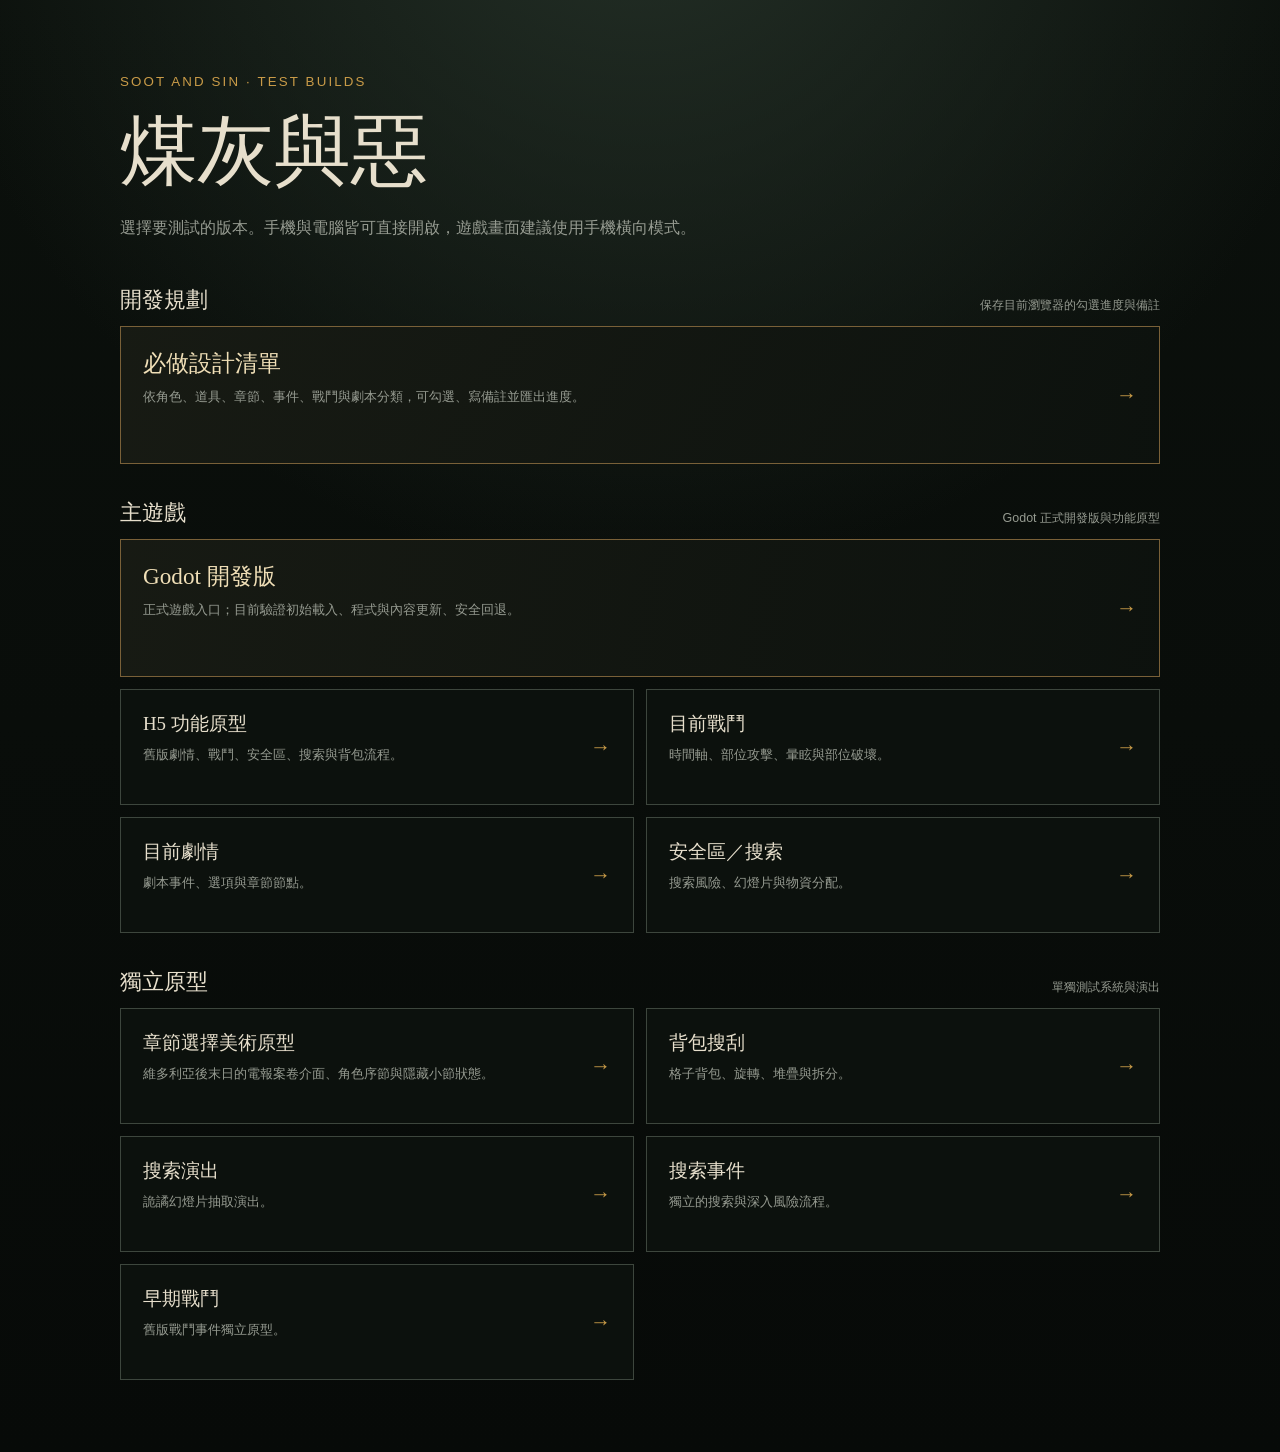
<file: soot-and-sin-h5-demo/index.html>
<!doctype html>
<html lang="zh-Hant">
<head>
  <meta charset="utf-8">
  <meta name="viewport" content="width=device-width, initial-scale=1">
  <meta name="theme-color" content="#070a08">
  <title>煤灰與惡｜Demo 測試入口</title>
  <style>
    :root {
      color-scheme: dark;
      --bg: #070a08;
      --panel: #0d120ee8;
      --panel-hover: #151c16;
      --ink: #e7dfcc;
      --muted: #969b91;
      --line: #3d463d;
      --gold: #c99b48;
    }

    * { box-sizing: border-box; }

    body {
      min-height: 100vh;
      margin: 0;
      color: var(--ink);
      background:
        radial-gradient(circle at 50% -10%, #243027 0, transparent 42%),
        linear-gradient(180deg, #0b100c, var(--bg));
      font-family: "Microsoft JhengHei", "Noto Sans TC", sans-serif;
    }

    main {
      width: min(1040px, calc(100% - 32px));
      margin: auto;
      padding: clamp(36px, 7vw, 72px) 0;
    }

    header { margin-bottom: 42px; }
    small { color: var(--gold); letter-spacing: .16em; }
    h1 { margin: 10px 0; font: clamp(2.5rem, 8vw, 4.8rem) Georgia, serif; }
    header p { max-width: 680px; margin: 0; color: var(--muted); line-height: 1.8; }

    .group { margin-top: 34px; }
    .group-head { display: flex; align-items: end; justify-content: space-between; gap: 16px; margin-bottom: 12px; }
    h2 { margin: 0; font: 1.35rem Georgia, "Microsoft JhengHei", serif; }
    .group-head span { color: var(--muted); font-size: .78rem; }
    .cards { display: grid; grid-template-columns: repeat(2, minmax(0, 1fr)); gap: 12px; }

    a {
      position: relative;
      display: flex;
      min-height: 116px;
      padding: 21px 58px 21px 22px;
      border: 1px solid var(--line);
      color: inherit;
      background: var(--panel);
      text-decoration: none;
      transition: border-color .16s ease, background .16s ease, transform .16s ease;
    }

    a::after {
      content: "→";
      position: absolute;
      top: 50%;
      right: 22px;
      color: var(--gold);
      font-size: 1.3rem;
      transform: translateY(-50%);
    }

    a:hover, a:focus-visible { border-color: var(--gold); background: var(--panel-hover); transform: translateY(-2px); outline: none; }
    a strong, a span { display: block; }
    a strong { margin-bottom: 8px; font: 1.18rem Georgia, "Microsoft JhengHei", serif; }
    a span { color: var(--muted); font-size: .82rem; line-height: 1.55; }
    .primary { grid-column: 1 / -1; min-height: 138px; border-color: #796038; background: linear-gradient(100deg, #181b14ef, #0d120ee8); }
    .primary strong { color: #f0dfb7; font-size: 1.45rem; }

    @media (max-width: 640px) {
      main { width: min(100% - 22px, 520px); padding-top: 30px; }
      header { margin-bottom: 30px; }
      header p { font-size: .9rem; }
      .group { margin-top: 28px; }
      .group-head { align-items: center; }
      .group-head span { display: none; }
      .cards { grid-template-columns: 1fr; gap: 9px; }
      a, .primary { grid-column: auto; min-height: 94px; padding: 17px 52px 17px 17px; }
      .primary { min-height: 112px; }
      a::after { right: 18px; }
    }
  </style>
</head>
<body>
  <main>
    <header>
      <small>SOOT AND SIN · TEST BUILDS</small>
      <h1>煤灰與惡</h1>
      <p>選擇要測試的版本。手機與電腦皆可直接開啟，遊戲畫面建議使用手機橫向模式。</p>
    </header>

    <section class="group">
      <div class="group-head"><h2>開發規劃</h2><span>保存目前瀏覽器的勾選進度與備註</span></div>
      <div class="cards">
        <a class="primary" href="./soot-and-sin-event-prototypes/system-design-checklist/"><div><strong>必做設計清單</strong><span>依角色、道具、章節、事件、戰鬥與劇本分類，可勾選、寫備註並匯出進度。</span></div></a>
      </div>
    </section>

    <section class="group">
      <div class="group-head"><h2>主遊戲</h2><span>Godot 正式開發版與功能原型</span></div>
      <div class="cards">
        <a class="primary" href="./game/"><div><strong>Godot 開發版</strong><span>正式遊戲入口；目前驗證初始載入、程式與內容更新、安全回退。</span></div></a>
        <a href="./soot-and-sin-adventure-demo/"><div><strong>H5 功能原型</strong><span>舊版劇情、戰鬥、安全區、搜索與背包流程。</span></div></a>
        <a href="./soot-and-sin-adventure-demo/battle/"><div><strong>目前戰鬥</strong><span>時間軸、部位攻擊、暈眩與部位破壞。</span></div></a>
        <a href="./soot-and-sin-adventure-demo/story/"><div><strong>目前劇情</strong><span>劇本事件、選項與章節節點。</span></div></a>
        <a href="./soot-and-sin-adventure-demo/search/"><div><strong>安全區／搜索</strong><span>搜索風險、幻燈片與物資分配。</span></div></a>
      </div>
    </section>

    <section class="group">
      <div class="group-head"><h2>獨立原型</h2><span>單獨測試系統與演出</span></div>
      <div class="cards">
        <a href="./soot-and-sin-event-prototypes/chapter-selection/"><div><strong>章節選擇美術原型</strong><span>維多利亞後末日的電報案卷介面、角色序節與隱藏小節狀態。</span></div></a>
        <a href="./soot-and-sin-event-prototypes/inventory-loot/"><div><strong>背包搜刮</strong><span>格子背包、旋轉、堆疊與拆分。</span></div></a>
        <a href="./soot-and-sin-event-prototypes/search-animation/"><div><strong>搜索演出</strong><span>詭譎幻燈片抽取演出。</span></div></a>
        <a href="./soot-and-sin-event-prototypes/search-event/"><div><strong>搜索事件</strong><span>獨立的搜索與深入風險流程。</span></div></a>
        <a href="./soot-and-sin-event-prototypes/battle-event/"><div><strong>早期戰鬥</strong><span>舊版戰鬥事件獨立原型。</span></div></a>
      </div>
    </section>
  </main>
</body>
</html>
</file>
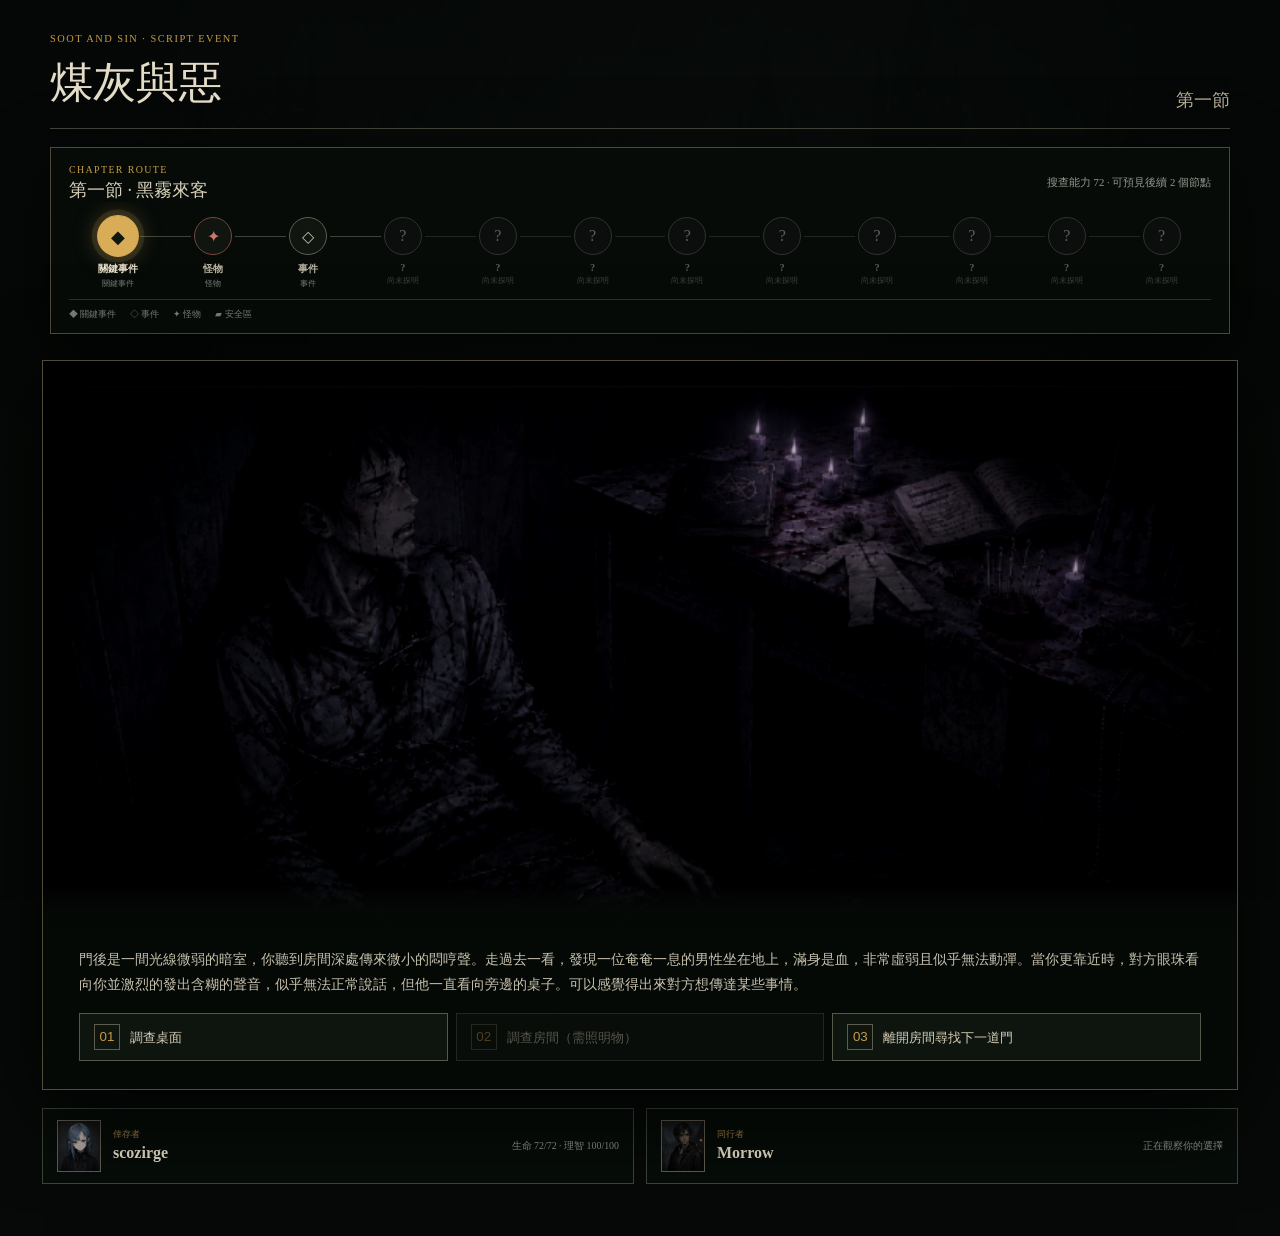
<file: soot-and-sin-h5-demo/soot-and-sin-adventure-demo/index.html>
<!doctype html>
<html lang="zh-Hant">
<head>
  <meta charset="utf-8">
  <meta name="viewport" content="width=device-width, initial-scale=1">
  <meta name="theme-color" content="#090c0a">
  <title>煤灰與惡 — 冒險 Demo</title>
  <link rel="stylesheet" href="styles.css">
  <link rel="stylesheet" href="hideout-trade.css">
  <link rel="stylesheet" href="safe-zone.css">
  <link rel="stylesheet" href="chapter-route.css">
</head>
<body>
  <main class="rest-shell">
    <header>
      <p>SOOT AND SIN · SAFE ZONE EVENT</p>
      <h1>煤灰與惡</h1>
      <span>安全區</span>
    </header>

    <section class="rest-layout">
      <article class="survivor-card panel">
        <img src="battle/assets/scozirge-portrait.webp" alt="scozirge">
        <div>
          <small>倖存者</small>
          <h2>scozirge</h2>
          <div class="health-copy"><span>生命</span><strong id="healthText">72 / 72</strong></div>
          <div class="health-track"><i id="healthBar"></i></div>
          <div class="hideout-rest">
            <button id="restButton" type="button">休息 · 恢復 10%</button>
            <span id="restResult"></span>
          </div>
        </div>
      </article>

      <article class="route-card panel">
        <small>安全區決議</small>
        <h2 id="safeZoneTitle">等待隊伍投票</h2>
        <p id="safeZoneDescription">隊伍將在休息與搜索之間做出選擇。</p>
        <div class="safe-party">
          <button id="tradeInviteButton" class="safe-avatar" type="button" disabled>
            <img src="search/assets/survivor.webp" alt="Morrow"><span>點擊 Morrow<br>邀請一對一交易</span>
          </button>
          <div id="restControls" class="rest-controls" hidden>
            <strong id="restCountdown">30</strong><span>秒</span>
            <button id="playerEndRest" type="button" aria-pressed="false">我方結束休息</button>
            <button id="allyEndRest" type="button" aria-pressed="false" disabled>Morrow 尚未結束</button>
          </div>
        </div>
        <button id="startSearch" type="button" hidden>進行搜索</button>
      </article>
    </section>

    <section class="inventory panel">
      <div class="section-heading">
        <div><small>安全區整備</small><h2>攜帶物資</h2></div>
        <p id="lastResult"></p>
      </div>
      <div id="inventoryGrid" class="inventory-grid"></div>
      <p class="phase-rule">只有安全區能休息並使用食物；醫療用品也能在此自由使用。武器與醫療用品會帶進戰鬥。</p>
    </section>

    <section id="tradeEvent" class="trade-event panel" aria-labelledby="tradeTitle" hidden>
      <div class="section-heading trade-heading">
        <div><small>安全區功能</small><h2 id="tradeTitle">與 Morrow 交換物資</h2></div>
        <p>隊友背包內容僅本人可見</p>
      </div>
      <div class="trade-stage">
        <article class="trade-backpack">
          <div class="trade-actor">
            <img src="battle/assets/scozirge-portrait.webp" alt="scozirge">
            <div><small>你的背包</small><strong>scozirge</strong></div>
            <span id="tradeCapacity">0 / 48</span>
          </div>
          <div class="trade-board-frame"><div id="tradePlayerBoard" class="trade-board" aria-label="交易中的個人背包"></div></div>
        </article>

        <article class="trade-shared">
          <div class="trade-shared-title"><small>SHARED EXCHANGE</small><strong>共用交換窗</strong><span>無格數限制</span></div>
          <div class="trade-ready-row">
            <span id="tradePlayerReady"><i></i>scozirge</span>
            <b>⇄</b>
            <span id="tradeAllyReady"><i></i>Morrow</span>
          </div>
          <div id="tradeSharedList" class="trade-shared-list" aria-label="共用交換物資"></div>
          <div class="trade-confirm-actions">
            <button id="tradePlayerConfirm" type="button" aria-pressed="false">我方確認</button>
            <button id="tradeAllyConfirm" type="button" aria-pressed="false" disabled>Morrow 確認中</button>
            <button id="tradeCancel" class="trade-cancel" type="button">取消交易</button>
          </div>
          <p id="tradeStatus" class="trade-status" role="status">先清空共用窗，再由雙方確認</p>
        </article>

        <article id="tradeAllyReceiver" class="trade-private" aria-label="Morrow 的私人背包接收區">
          <img src="search/assets/survivor.webp" alt="Morrow">
          <small>隊友背包</small>
          <strong>Morrow</strong>
          <div class="trade-lock"><span>◆</span><b>內容隱藏</b><p>互為好友也無法查看私人背包</p></div>
          <p class="trade-receive-hint">將共用物資拖到此處，模擬由 Morrow 收下</p>
        </article>
      </div>
      <div class="trade-help"><span><b>拖曳</b>移動物資</span><span><b>R</b>拖曳時旋轉</span><span>共用窗變動會取消雙方確認</span></div>
    </section>

    <button id="resetAdventure" class="reset-button" type="button">重設冒險</button>
  </main>
  <div id="tradeTooltip" class="trade-tooltip" role="tooltip"></div>
  <div id="tradeDragLayer" class="trade-drag-layer" aria-hidden="true"></div>
  <div id="tradeComplete" class="trade-complete" hidden><div><small>TRADE COMPLETE</small><strong>交易完成</strong><span>物資已更新至你的背包</span><button id="tradeCompleteClose" type="button">返回安全區</button></div></div>
  <div id="safeVoteModal" class="safe-modal" role="dialog" aria-modal="true" aria-labelledby="safeVoteTitle">
    <div class="safe-modal-card">
      <small>SAFE ZONE DECISION</small><h2 id="safeVoteTitle">要休息，還是搜索？</h2>
      <p>票多者通過；平票將隨機決定。</p>
      <div class="safe-vote-timer"><i id="safeVoteBar"></i><strong id="safeVoteTimer">5</strong></div>
      <div class="safe-ballots">
        <span>scozirge <b id="safePlayerVote">尚未投票</b></span>
        <span>Morrow <b id="safeAllyVote">思考中</b></span>
      </div>
      <div class="safe-vote-actions"><button type="button" data-safe-vote="rest">休息</button><button type="button" data-safe-vote="search">搜索</button></div>
    </div>
  </div>
  <div id="tradeRequestModal" class="safe-modal" hidden role="dialog" aria-modal="true" aria-labelledby="tradeRequestTitle">
    <div class="safe-modal-card trade-request-card">
      <img src="search/assets/survivor.webp" alt="Morrow"><small>TRADE REQUEST</small><h2 id="tradeRequestTitle">正在邀請 Morrow</h2><p id="tradeRequestStatus">等待對方回覆……</p>
    </div>
  </div>
  <script src="adventure-state.js"></script>
  <script src="chapter-route.js"></script>
  <script src="app.js"></script>
  <script src="hideout-trade.js"></script>
  <script src="safe-zone.js"></script>
</body>
</html>
</file>
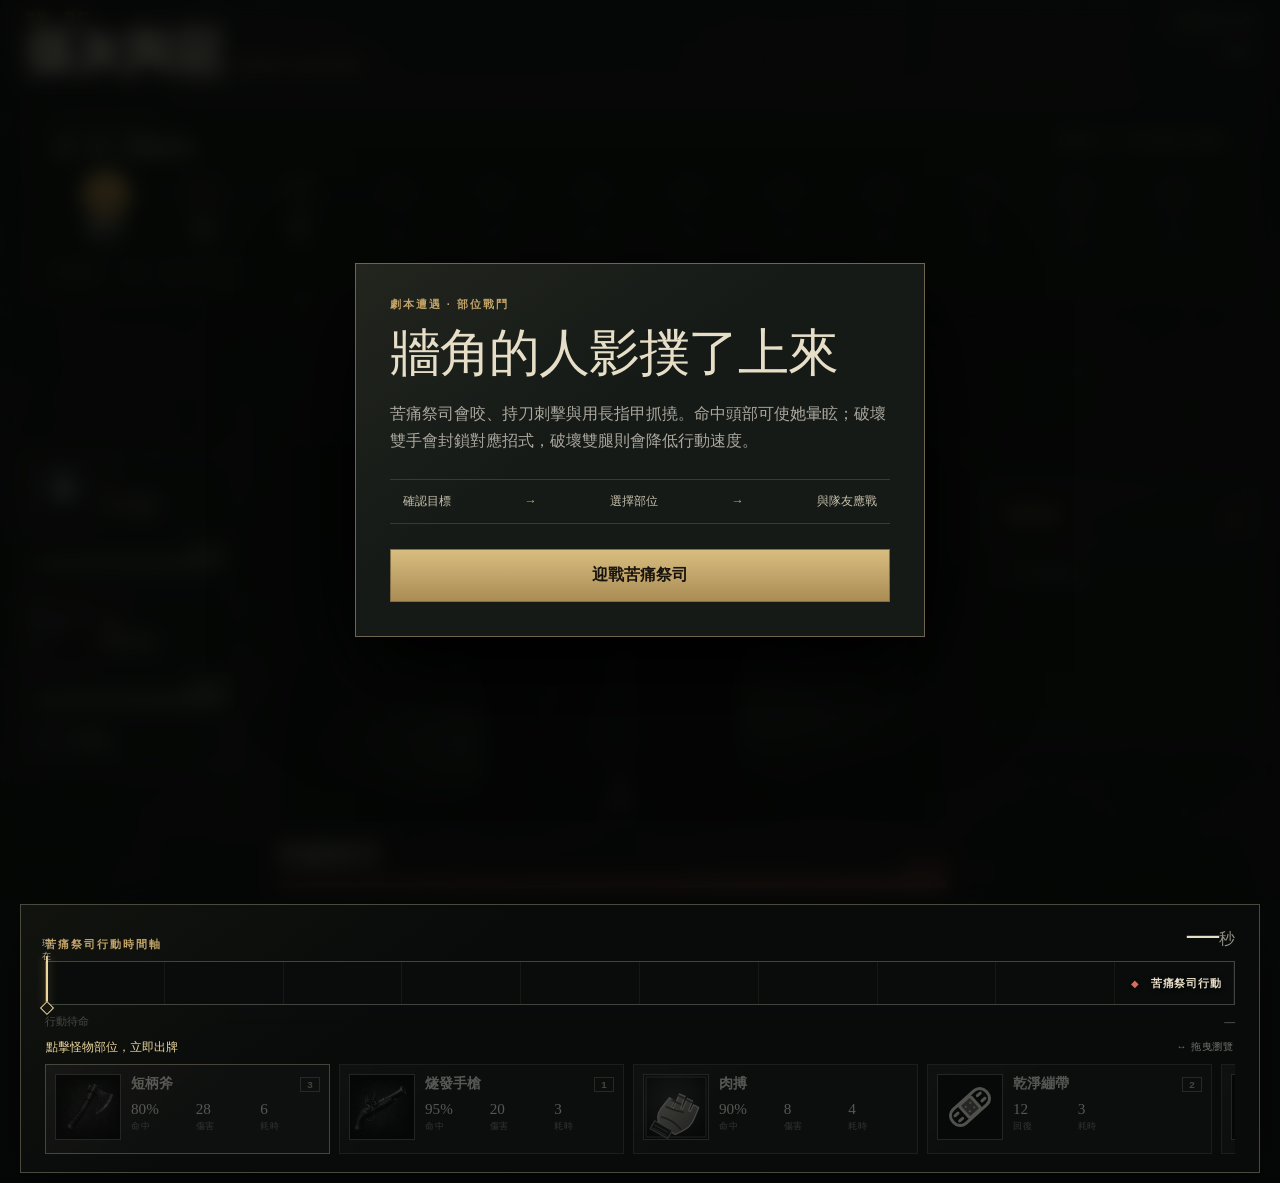
<file: soot-and-sin-h5-demo/soot-and-sin-adventure-demo/battle/index.html>
<!doctype html>
<html lang="zh-Hant">
<head>
  <meta charset="utf-8">
  <meta name="viewport" content="width=device-width, initial-scale=1">
  <meta name="theme-color" content="#101311">
  <title>煤灰與惡 — 冒險戰鬥</title>
  <link rel="stylesheet" href="styles.css">
  <link rel="stylesheet" href="../inventory-distribution.css">
  <link rel="stylesheet" href="../chapter-route.css">
</head>
<body>
  <main class="game-shell">
    <header class="topbar">
      <div>
        <p class="eyebrow">冒險 · 戰鬥</p>
        <h1>煤灰與惡 <span>(SOOT and SIN)</span></h1>
      </div>
      <div class="round-mark">
        <span id="roundActionLabel">惡魔行動</span>
        <strong id="roundNumber">—</strong>
      </div>
    </header>

    <section class="battlefield" aria-label="戰鬥區">
      <div class="party-column">
        <article id="playerCard" class="survivor actor-card panel">
          <div class="panel-heading">
            <div class="portrait">
              <img src="assets/scozirge-portrait.webp" alt="scozirge">
            </div>
            <div>
              <span class="actor-role">你</span>
              <h2>scozirge</h2>
            </div>
          </div>
          <div class="health-row">
            <div class="health-copy">
              <strong id="playerHealthText">72 / 72</strong>
            </div>
            <div class="health-track">
              <div id="playerHealthBar" class="health-fill player-health"></div>
            </div>
          </div>
          <div id="playerEffect" class="actor-effect" aria-live="polite"></div>
        </article>

        <article id="allyCard" class="survivor actor-card ally-card panel">
          <div class="panel-heading">
            <div class="portrait">
              <img src="assets/survivor.webp" alt="Morrow">
            </div>
            <div>
              <span class="actor-role">隊友</span>
              <h2>Morrow</h2>
            </div>
          </div>
          <div class="health-row">
            <div class="health-copy">
              <strong id="allyHealthText">64 / 64</strong>
            </div>
            <div class="health-track">
              <div id="allyHealthBar" class="health-fill player-health"></div>
            </div>
          </div>
          <div id="allyAction" class="ally-action">
            <img id="allyActionIcon" src="assets/action-axe.webp" alt="">
            <div>
              <small>選擇行動</small>
              <strong id="allyActionName">等待開始</strong>
              <span class="ally-cast-track"><i id="allyActionBar"></i></span>
            </div>
            <b id="allyActionTime">—</b>
          </div>
          <div id="allyEffect" class="actor-effect" aria-live="polite"></div>
        </article>
      </div>

      <section class="encounter">
        <div id="intentCard" class="intent-card">
          <p class="eyebrow">怪物下一步</p>
          <div class="intent-line">
            <span id="intentIcon" class="intent-icon">?</span>
            <div>
              <strong id="intentName">尚未開始</strong>
              <p id="intentDescription">開始後會公開惡魔攻擊與發動時間。</p>
              <span id="intentTarget" class="intent-target">目標：—</span>
            </div>
          </div>
        </div>

        <div class="monster-stage">
          <div class="fog fog-a"></div>
          <div class="fog fog-b"></div>
          <div id="monsterCanvas" class="monster-canvas">
            <div id="monsterArt" class="monster-art">
              <img id="monsterFigure" class="monster-figure" src="assets/soot-hound.webp" alt="惡魔">
            </div>
            <div id="partOverlays" class="hit-overlay-layer" aria-hidden="true"></div>
            <svg id="partCallouts" class="part-callout-layer" viewBox="0 0 820 900"
              aria-hidden="true"></svg>
            <svg id="partGrid" class="hit-zone-layer" viewBox="0 0 820 900"
              role="listbox" aria-label="怪物可攻擊部位"></svg>
            <div id="damageNumber" class="damage-number" aria-live="polite"></div>
          </div>
        </div>

        <div class="monster-title">
          <h2 id="monsterName">惡魔</h2>
          <strong id="monsterHealthText">90 / 90</strong>
        </div>
        <div class="health-track monster-track">
          <div id="monsterHealthBar" class="health-fill monster-health"></div>
        </div>
      </section>

      <aside class="combat-log panel">
        <div class="log-heading">
          <p class="eyebrow">戰鬥紀錄</p>
          <span class="pulse-dot"></span>
        </div>
        <ol id="combatLog">
          <li class="quiet">等待遭遇開始。</li>
        </ol>
      </aside>
    </section>

    <section class="command-panel" aria-label="行動選擇">
      <div class="timeline-header">
        <p id="timelineTitle" class="eyebrow">惡魔行動時間軸</p>
        <div id="timer" class="timer" aria-live="polite">
          <strong id="timerText">—</strong><span>秒</span>
        </div>
      </div>
      <div class="combat-timeline" aria-label="惡魔下一次行動倒數">
        <div id="timerBar" class="timeline-elapsed"></div>
        <div id="timelineCursor" class="timeline-cursor"><span>現在</span></div>
        <div class="timeline-end">
          <strong id="timelineEndLabel">惡魔行動</strong>
        </div>
      </div>

      <div id="playerCast" class="player-cast" aria-live="polite">
        <span id="playerCastName">行動待命</span>
        <div class="player-cast-track"><div id="playerCastBar"></div></div>
        <strong id="playerCastTime">—</strong>
      </div>

      <div class="action-tray-header">
        <p id="decisionPreview" class="decision-preview">拖曳瀏覽行動，點擊一張牌</p>
        <span class="drag-hint">↔ 拖曳瀏覽</span>
      </div>
      <div id="actionGrid" class="action-grid" role="listbox" aria-label="可用行動"></div>
    </section>
  </main>

  <div id="modal" class="modal open" role="dialog" aria-modal="true" aria-labelledby="modalTitle">
    <div class="modal-card">
      <p id="modalEyebrow" class="eyebrow">部位戰鬥測試</p>
      <h2 id="modalTitle">在付出代價後理解牠</h2>
      <p id="modalBody">
        你將與 Morrow 共同戰鬥。惡魔會公開下一步與攻擊目標；
        武器有使用次數，肉搏、防禦與閃避則能持續使用。
      </p>
      <div class="rule-strip">
        <span>確認目標</span><i>→</i><span>選擇部位</span><i>→</i><span>與隊友應戰</span>
      </div>
      <button id="startButton" class="start-button" type="button">開始遭遇</button>
    </div>
  </div>

  <div id="lootModal" class="modal loot-modal" role="dialog" aria-modal="true" aria-labelledby="lootTitle">
    <div class="loot-card">
      <div class="loot-heading">
        <div>
          <p id="lootEyebrow" class="eyebrow">惡魔戰利品</p>
          <h2 id="lootTitle">搜刮屍體</h2>
        </div>
        <div id="lootTimer" class="loot-timer">
          <strong id="lootTimerText">15</strong><span>秒</span>
        </div>
      </div>
      <div class="loot-timer-track"><i id="lootTimerBar"></i></div>
      <p class="loot-rule">先拿先贏；也能把背包物資拖回公共區讓隊友拿取，無需確認。</p>
      <div id="lootGrid" class="loot-grid"></div>
      <div id="lootSummary" class="loot-summary" aria-live="polite"></div>
      <button id="lootContinue" class="start-button loot-continue" type="button" hidden>
        帶回戰利品
      </button>
    </div>
  </div>

  <script src="../adventure-state.js"></script>
  <script src="../chapter-route.js"></script>
  <script src="../inventory-distribution.js"></script>
  <script src="game.js"></script>
</body>
</html>
</file>
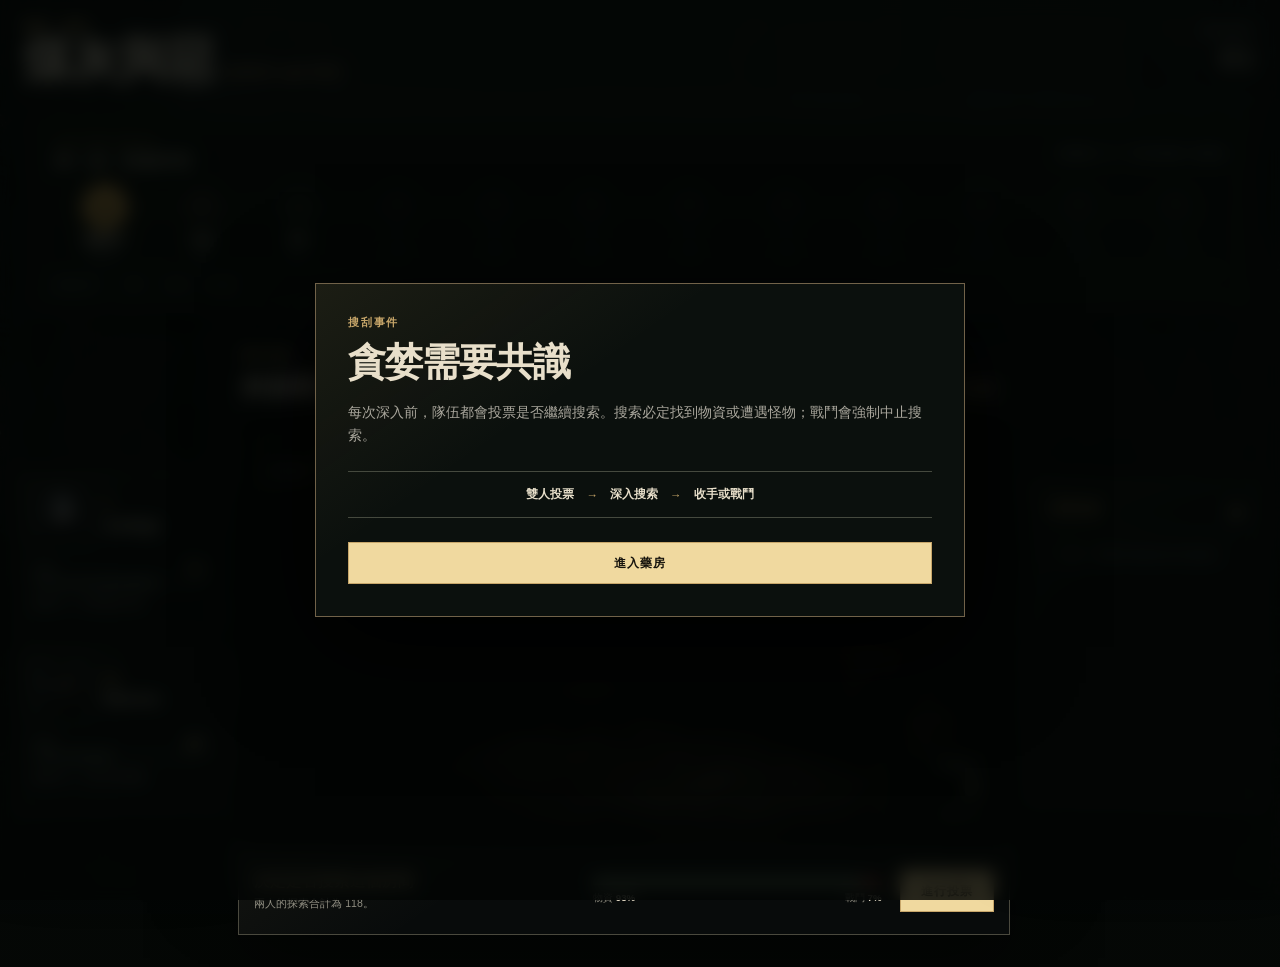
<file: soot-and-sin-h5-demo/soot-and-sin-adventure-demo/search/index.html>
<!doctype html>
<html lang="zh-Hant">
<head>
  <meta charset="utf-8">
  <meta name="viewport" content="width=device-width, initial-scale=1">
  <meta name="theme-color" content="#0b0e0c">
  <title>煤灰與惡 — 冒險搜索</title>
  <link rel="stylesheet" href="styles.css">
  <link rel="stylesheet" href="../inventory-distribution.css">
  <link rel="stylesheet" href="../chapter-route.css">
</head>
<body>
  <svg class="icon-library" aria-hidden="true">
    <symbol id="icon-can" viewBox="0 0 64 64">
      <ellipse cx="32" cy="13" rx="17" ry="6"/><path d="M15 13v37c0 4 8 7 17 7s17-3 17-7V13"/><path d="M15 24c8 4 26 4 34 0M15 46c8-4 26-4 34 0"/>
    </symbol>
    <symbol id="icon-bandage" viewBox="0 0 64 64">
      <path d="M12 39 39 12c5-5 18 8 13 13L25 52c-5 5-18-8-13-13Z"/><path d="m24 28 12 12M27 25l12 12"/><circle cx="27" cy="34" r="1.5"/><circle cx="34" cy="27" r="1.5"/><circle cx="36" cy="36" r="1.5"/>
    </symbol>
    <symbol id="icon-oil" viewBox="0 0 64 64">
      <path d="M25 8h14v10l7 9v25c0 4-4 6-14 6s-14-2-14-6V27l7-9V8Z"/><path d="M22 31h20M24 47h16"/><path d="M32 27c8 10 6 16 0 16s-8-6 0-16Z"/>
    </symbol>
    <symbol id="icon-ammo" viewBox="0 0 64 64">
      <path d="M10 48h44v9H10z"/><path d="M16 48V24l6-13 6 13v24M36 48V20l6-12 6 12v28"/><path d="M16 28h12M36 24h12"/>
    </symbol>
    <symbol id="icon-alcohol" viewBox="0 0 64 64">
      <path d="M25 7h14v12l7 8v27c0 3-3 5-6 5H24c-3 0-6-2-6-5V27l7-8V7Z"/><path d="M18 34h28M18 50h28"/><path d="M32 37v10M27 42h10"/>
    </symbol>
    <symbol id="icon-parts" viewBox="0 0 64 64">
      <path d="M27 8h10l2 8 7 3 7-4 6 8-6 6v7l6 6-6 8-7-4-7 3-2 8H27l-2-8-7-3-7 4-6-8 6-6v-7l-6-6 6-8 7 4 7-3 2-8Z"/><circle cx="32" cy="32" r="10"/>
    </symbol>
    <symbol id="icon-syringe" viewBox="0 0 64 64">
      <path d="m14 46 30-30 8 8-30 30Z"/><path d="m39 13 12 12M46 8l10 10M18 42l6 6M11 53l-4 4"/><path d="m28 32 5 5M34 26l5 5"/>
    </symbol>
    <symbol id="icon-watch" viewBox="0 0 64 64">
      <path d="M32 14V8h8"/><circle cx="32" cy="37" r="20"/><circle cx="32" cy="37" r="15"/><path d="M32 37V25M32 37l9 6M37 12c12 2 17 10 16 20"/>
    </symbol>
    <symbol id="icon-tonic" viewBox="0 0 64 64">
      <path d="M25 7h14v10l5 7v28c0 5-5 7-12 7s-12-2-12-7V24l5-7V7Z"/><path d="M20 29c8 5 16-5 24 0v19c-8-5-16 5-24 0Z"/><path d="m28 38 3 3 6-8"/>
    </symbol>
    <symbol id="icon-knife" viewBox="0 0 64 64">
      <path d="M8 52 45 15c5-5 10-7 12-7-1 7-5 17-13 25L22 55Z"/><path d="m14 44 8 8M9 57l8-8"/>
    </symbol>
    <symbol id="icon-pistol" viewBox="0 0 64 64">
      <path d="M7 21h40l9 8-9 7H28l-6 20H10l5-20H7Z"/><path d="M36 21v-7h13v7M28 36l-11 7"/>
    </symbol>
  </svg>

  <main class="event-shell">
    <header class="topbar">
      <div>
        <p class="eyebrow">冒險 · 搜索</p>
        <h1>煤灰與惡 <span>(SOOT and SIN)</span></h1>
      </div>
      <div class="event-mark">
        <span>搜刮事件</span>
        <strong id="eventNumber">01</strong>
      </div>
    </header>

    <section class="event-layout">
      <aside class="party-column" aria-label="探索隊伍">
        <article id="playerCard" class="actor-card panel">
          <div class="actor-heading">
            <img class="portrait" src="assets/scozirge-portrait.webp" alt="scozirge">
            <div>
              <span class="actor-role">你</span>
              <h2>scozirge</h2>
            </div>
          </div>
          <div class="exploration-row">
            <span>探索</span><strong>72</strong>
          </div>
          <div class="exploration-track"><i style="--value:72%"></i></div>
          <p id="playerStatus" class="actor-status">等待選擇搜索區域</p>
        </article>

        <article id="allyCard" class="actor-card panel">
          <div class="actor-heading">
            <img class="portrait" src="assets/survivor.webp" alt="Morrow">
            <div>
              <span class="actor-role">隊友</span>
              <h2>Morrow</h2>
            </div>
          </div>
          <div class="exploration-row">
            <span>探索</span><strong>46</strong>
          </div>
          <div class="exploration-track"><i style="--value:46%"></i></div>
          <p id="allyStatus" class="actor-status">正在觀察房間</p>
        </article>
      </aside>

      <section class="room-section">
        <div class="room-heading">
          <div>
            <p class="eyebrow">事件地點</p>
            <h2>封鎖藥房</h2>
          </div>
          <span id="phaseLabel" class="phase-label">等待投票</span>
        </div>

        <div id="roomBoard" class="room-board">
          <img src="assets/stripped-apothecary.png" alt="幾乎被搜刮一空的荒廢藥房">

          <div class="depth-mark">
            <span>深入階段</span>
            <strong id="depthNumber">0</strong>
          </div>

          <div id="rewardCache" class="reward-cache">
            <span>累積物資</span>
            <strong id="rewardCount">0</strong>
            <small id="successCount">成功 0 次</small>
          </div>

          <div id="searchVeil" class="search-veil" aria-hidden="true">
            <span class="scan-line"></span>
          </div>

          <div id="entrySequence" class="entry-sequence" hidden aria-hidden="true">
            <span class="entry-ash ash-left"></span>
            <span class="entry-ash ash-right"></span>
            <div class="entry-location">
              <span>ENTERING LOCATION</span>
              <strong>封鎖藥房</strong>
              <small>黑霧封鎖區 · 寂靜</small>
            </div>
          </div>

          <div id="searchSequence" class="search-sequence" hidden aria-hidden="true">
            <span class="lantern-beam"></span>
            <div class="search-film-rig">
              <div class="search-film-rail ambient-rail">
                <div id="ambientTrack" class="search-film-track"></div>
              </div>
              <div class="search-film-rail focus-rail">
                <div id="focusTrack" class="search-film-track"></div>
              </div>
              <div class="search-focus-frame">
                <i class="registration-mark top-mark"></i>
                <i class="registration-mark bottom-mark"></i>
              </div>
            </div>
            <span class="search-fog fog-back"></span>
            <span class="search-fog fog-front"></span>
            <span class="film-scratches"></span>
            <span class="projection-flicker"></span>
            <span class="stop-flash"></span>
          </div>

          <div id="eventComplete" class="event-complete" hidden>
            <p class="eyebrow">EVENT COMPLETE</p>
            <h2 id="completeTitle">物資已帶離現場</h2>
            <p id="completeSummary"></p>
            <span>此處將銜接冒險的下一個事件</span>
            <button id="replayButton" class="primary-button" type="button">前往戰鬥事件</button>
          </div>
        </div>

        <div class="search-command panel">
          <div class="command-copy">
            <p id="commandTitle">決定是否搜索這個房間</p>
            <span id="commandDetail">兩人的探索合計為 118。</span>
          </div>
          <div class="chance-summary" aria-label="目前結果機率">
            <div class="chance-track">
              <i id="successChanceBar" class="chance-success"></i>
              <i id="combatChanceBar" class="chance-combat"></i>
            </div>
            <div class="chance-labels">
              <span>物資 <strong id="successChance">—</strong></span>
              <span>戰鬥 <strong id="combatChance">—</strong></span>
            </div>
          </div>
          <button id="voteButton" class="primary-button" type="button">進行投票</button>
        </div>
      </section>

      <aside class="event-log panel">
        <div class="log-heading">
          <p class="eyebrow">搜索紀錄</p>
          <span class="pulse-dot"></span>
        </div>
        <ol id="eventLog">
          <li class="quiet">進入一間遭到封鎖的藥房。</li>
        </ol>
      </aside>
    </section>
  </main>

  <div id="introModal" class="modal open" role="dialog" aria-modal="true" aria-labelledby="introTitle">
    <div class="modal-card intro-card">
      <p class="eyebrow">搜刮事件</p>
      <h2 id="introTitle">貪婪需要共識</h2>
      <p>每次深入前，隊伍都會投票是否繼續搜索。搜索必定找到物資或遭遇怪物；戰鬥會強制中止搜索。</p>
      <div class="rule-strip">
        <span>雙人投票</span><i>→</i><span>深入搜索</span><i>→</i><span>收手或戰鬥</span>
      </div>
      <button id="introButton" class="primary-button" type="button">進入藥房</button>
    </div>
  </div>

  <div id="voteModal" class="modal" role="dialog" aria-modal="true" aria-labelledby="voteTitle">
    <div class="modal-card vote-card">
      <div class="vote-heading">
        <div>
          <p class="eyebrow">隊伍投票 · 深入 <span id="voteDepth">1</span></p>
          <h2 id="voteTitle">要繼續搜索嗎？</h2>
        </div>
        <div class="team-exploration"><span>隊伍探索</span><strong>118</strong></div>
      </div>

      <div class="vote-chances">
        <div class="chance-track large">
          <i id="voteSuccessBar" class="chance-success"></i>
          <i id="voteCombatBar" class="chance-combat"></i>
        </div>
        <div class="chance-labels">
          <span>物資 <strong id="voteSuccessChance">—</strong></span>
          <span>遭遇戰鬥 <strong id="voteCombatChance">—</strong></span>
        </div>
      </div>

      <p id="voteRiskText" class="vote-risk">越深入，成功率越低，遭遇怪物的機率越高。</p>

      <div class="ballots">
        <article id="playerBallot" class="ballot">
          <img src="assets/scozirge-portrait.webp" alt="scozirge">
          <span>scozirge</span>
          <strong id="playerVote">等待選擇</strong>
        </article>
        <article id="allyBallot" class="ballot">
          <img src="assets/survivor.webp" alt="Morrow">
          <span>Morrow</span>
          <strong id="allyVote">尚未投票</strong>
        </article>
      </div>

      <div id="voteResult" class="vote-result" aria-live="polite"></div>
      <div class="vote-actions">
        <button class="vote-choice continue-choice" data-vote="continue" type="button">繼續搜索</button>
        <button class="vote-choice stop-choice" data-vote="stop" type="button">就此收手</button>
      </div>
    </div>
  </div>

  <div id="resultModal" class="modal" role="dialog" aria-modal="true" aria-labelledby="resultTitle">
    <div id="resultCard" class="modal-card result-card">
      <p id="resultEyebrow" class="eyebrow">SEARCH RESULT</p>
      <span id="resultIcon" class="result-icon">◆</span>
      <h2 id="resultTitle">搜索成功</h2>
      <p id="resultDescription">找到可用物資。</p>
      <div id="foundItems" class="found-items"></div>
      <div id="resultCountdown" class="result-countdown" aria-label="即將進入下一次投票"></div>
      <button id="resultContinueButton" class="primary-button" type="button">查看下一次搜索風險</button>
    </div>
  </div>

  <div id="battleModal" class="modal" role="dialog" aria-modal="true" aria-labelledby="battleTitle">
    <div class="modal-card battle-card">
      <p class="eyebrow">下一事件 · 戰鬥</p>
      <span class="battle-icon">!</span>
      <h2 id="battleTitle">搜索驚動了怪物</h2>
      <p>搜刮強制中止，下一個事件將切換為怪物戰鬥。</p>
      <div class="pending-loot">
        <span>戰鬥勝利後領取</span>
        <strong id="pendingLoot">尚未找到物資</strong>
      </div>
      <button id="battleReplayButton" class="primary-button" type="button">進入戰鬥</button>
    </div>
  </div>

  <div id="lootModal" class="modal" role="dialog" aria-modal="true" aria-labelledby="lootTitle">
    <div class="modal-card loot-card">
      <div class="loot-heading">
        <div>
          <p class="eyebrow">搜索結果</p>
          <h2 id="lootTitle">分配找到的物資</h2>
        </div>
        <div class="loot-timer"><strong id="lootTimerText">15</strong><span>秒</span></div>
      </div>
      <div class="timer-track"><i id="lootTimerBar"></i></div>
      <p class="loot-rule">先拿先贏；也能把背包物資拖回公共區讓隊友拿取，無需確認。</p>
      <div id="lootGrid" class="loot-grid"></div>
      <div id="lootSummary" class="loot-summary" aria-live="polite"></div>
      <div class="loot-actions">
        <button id="lockButton" class="secondary-button" type="button" disabled>等待 Morrow 選擇</button>
        <button id="continueButton" class="primary-button" type="button" hidden>繼續下一個事件</button>
      </div>
    </div>
  </div>

  <script src="../adventure-state.js"></script>
  <script src="../chapter-route.js"></script>
  <script src="../inventory-distribution.js"></script>
  <script src="game.js"></script>
</body>
</html>
</file>
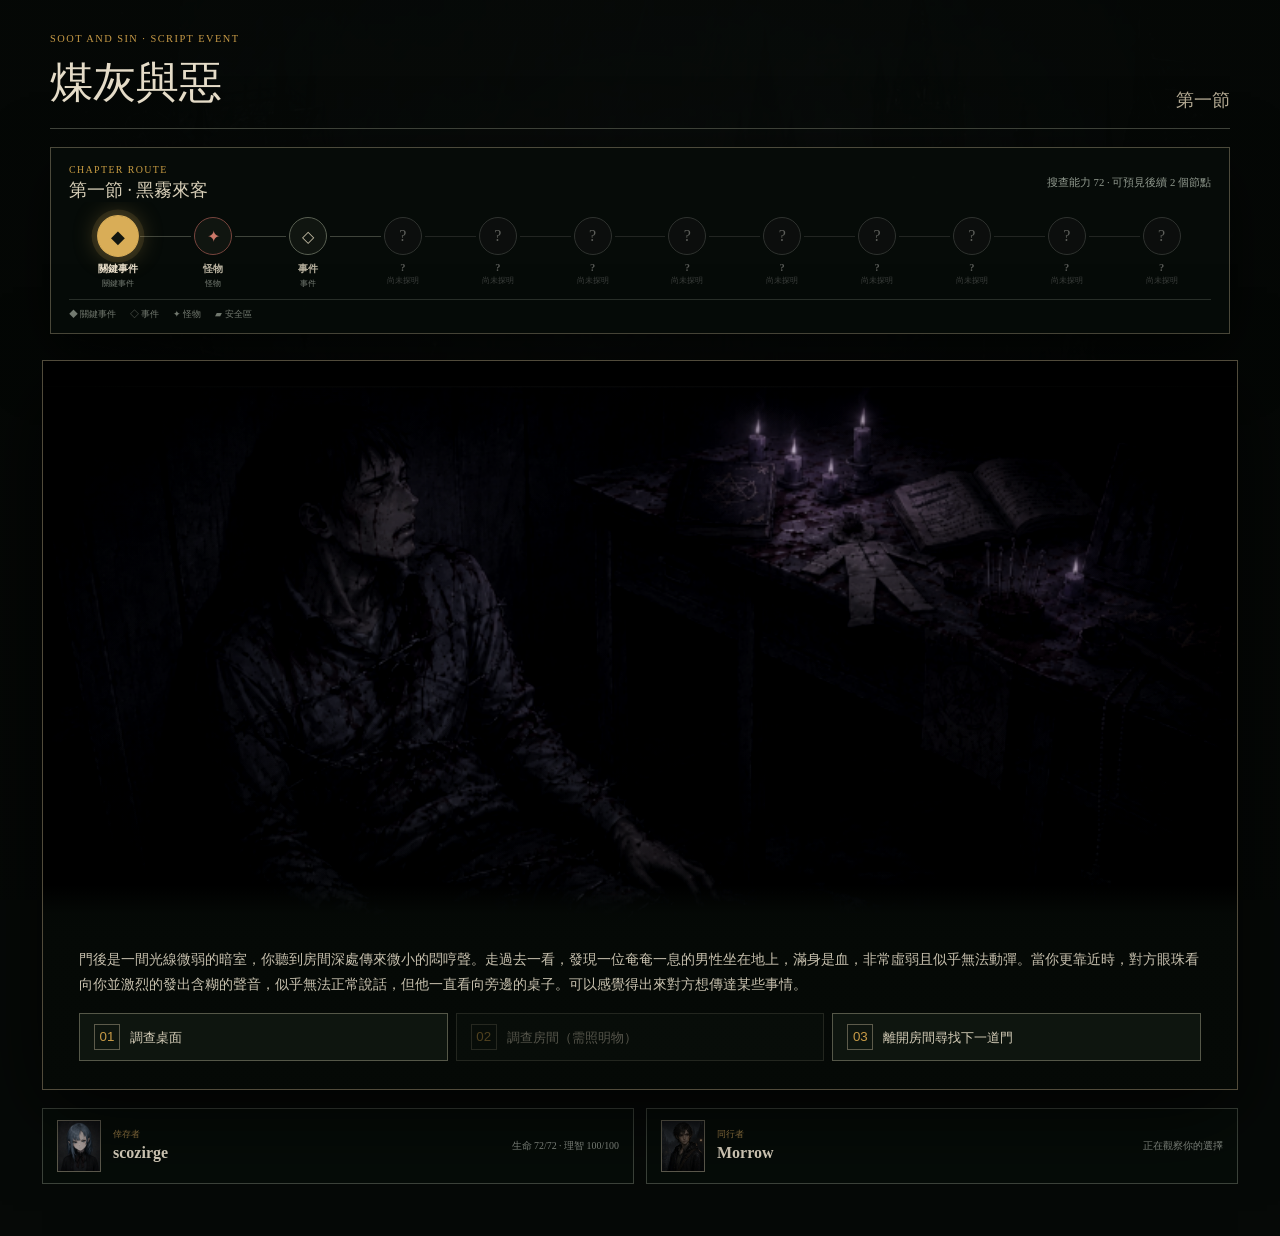
<file: soot-and-sin-h5-demo/soot-and-sin-adventure-demo/story/index.html>
<!doctype html>
<html lang="zh-Hant">
<head>
  <meta charset="utf-8">
  <meta name="viewport" content="width=device-width, initial-scale=1">
  <meta name="theme-color" content="#080b09">
  <title>煤灰與惡 — 劇本事件</title>
  <link rel="stylesheet" href="styles.css">
  <link rel="stylesheet" href="../chapter-route.css">
</head>
<body>
  <main class="story-shell">
    <header class="story-topbar">
      <div><small>SOOT AND SIN · SCRIPT EVENT</small><h1>煤灰與惡</h1></div>
      <span id="chapterProgress">第一節</span>
    </header>

    <section id="storyEvent" class="story-event">
      <div id="storyScene" class="story-scene" aria-hidden="true"><i></i></div>
      <article class="story-card">
        <div class="story-meta"><span id="storyType">關鍵事件</span><small id="storyNode"></small></div>
        <h2 id="storyTitle" hidden>苦痛祭司</h2>
        <p id="storyText"></p>
        <div id="storyFeedback" class="story-feedback" hidden></div>
        <div id="storyChoices" class="story-choices"></div>
        <button id="storyContinue" class="story-continue" type="button" hidden>前往下一節點</button>
      </article>
    </section>

    <section class="story-party">
      <article><img src="../battle/assets/scozirge-portrait.webp" alt="scozirge"><div><small>倖存者</small><strong>scozirge</strong></div><span id="playerVitals"></span></article>
      <article><img src="../search/assets/survivor.webp" alt="Morrow"><div><small>同行者</small><strong>Morrow</strong></div><span>正在觀察你的選擇</span></article>
    </section>
  </main>
  <script src="../adventure-state.js"></script>
  <script src="../chapter-route.js"></script>
  <script src="game.js"></script>
</body>
</html>
</file>
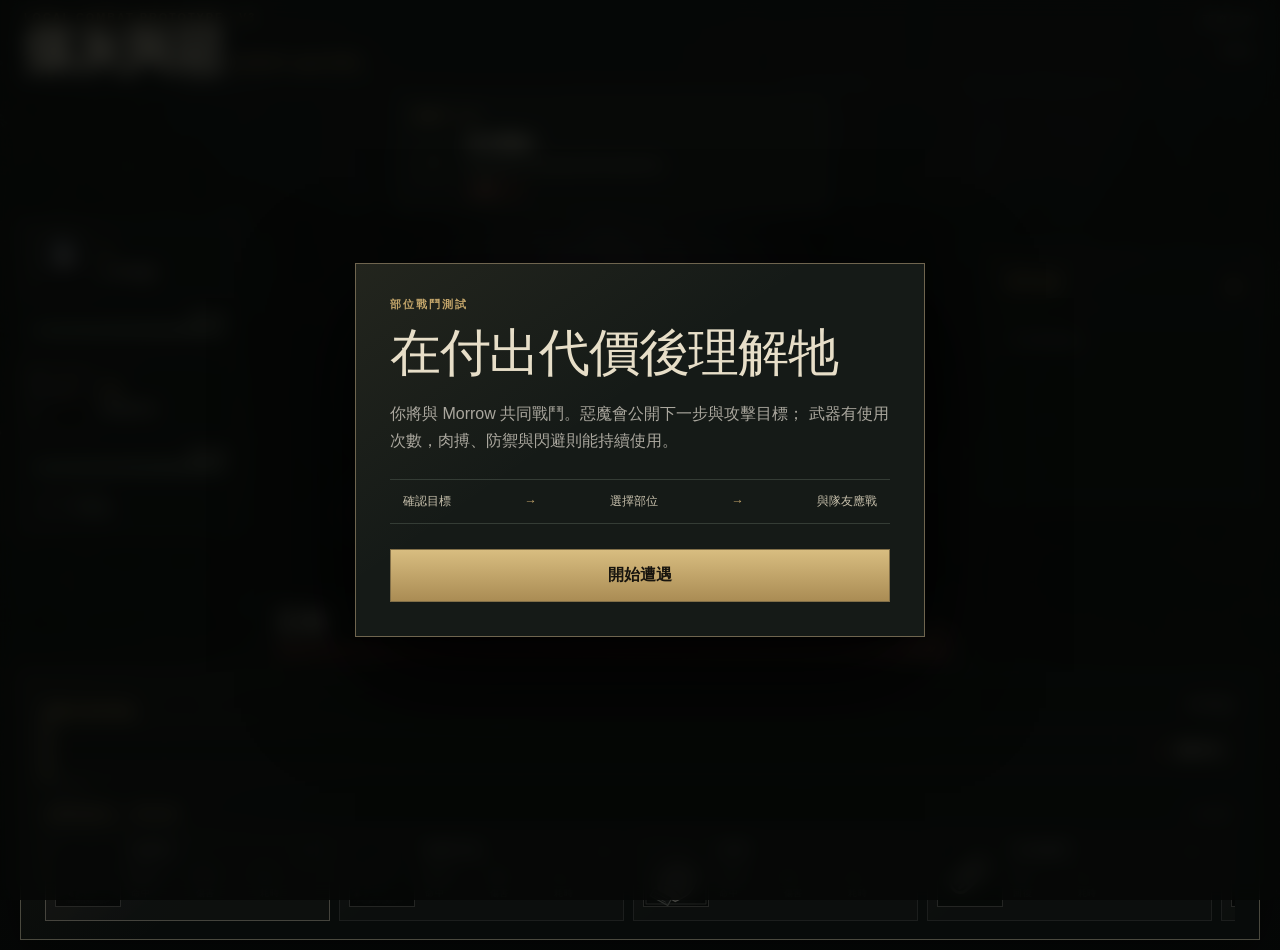
<file: soot-and-sin-h5-demo/soot-and-sin-event-prototypes/battle-event/index.html>
<!doctype html>
<html lang="zh-Hant">
<head>
  <meta charset="utf-8">
  <meta name="viewport" content="width=device-width, initial-scale=1">
  <meta name="theme-color" content="#101311">
  <title>煤灰與惡 (SOOT and SIN) — 部位戰鬥 Demo</title>
  <link rel="stylesheet" href="styles.css">
</head>
<body>
  <main class="game-shell">
    <header class="topbar">
      <div>
        <p class="eyebrow">LOCAL COMBAT PROTOTYPE · V3</p>
        <h1>煤灰與惡 <span>(SOOT and SIN)</span></h1>
      </div>
      <div class="round-mark">
        <span>惡魔行動</span>
        <strong id="roundNumber">—</strong>
      </div>
    </header>

    <section class="battlefield" aria-label="戰鬥區">
      <div class="party-column">
        <article id="playerCard" class="survivor actor-card panel">
          <div class="panel-heading">
            <div class="portrait">
              <img src="assets/scozirge-portrait.webp" alt="scozirge">
            </div>
            <div>
              <span class="actor-role">你</span>
              <h2>scozirge</h2>
            </div>
          </div>
          <div class="health-row">
            <div class="health-copy">
              <strong id="playerHealthText">72 / 72</strong>
            </div>
            <div class="health-track">
              <div id="playerHealthBar" class="health-fill player-health"></div>
            </div>
          </div>
          <div id="playerEffect" class="actor-effect" aria-live="polite"></div>
        </article>

        <article id="allyCard" class="survivor actor-card ally-card panel">
          <div class="panel-heading">
            <div class="portrait">
              <img src="assets/survivor.webp" alt="Morrow">
            </div>
            <div>
              <span class="actor-role">隊友</span>
              <h2>Morrow</h2>
            </div>
          </div>
          <div class="health-row">
            <div class="health-copy">
              <strong id="allyHealthText">64 / 64</strong>
            </div>
            <div class="health-track">
              <div id="allyHealthBar" class="health-fill player-health"></div>
            </div>
          </div>
          <div id="allyAction" class="ally-action">
            <img id="allyActionIcon" src="assets/action-axe.webp" alt="">
            <div>
              <small>選擇行動</small>
              <strong id="allyActionName">等待開始</strong>
              <span class="ally-cast-track"><i id="allyActionBar"></i></span>
            </div>
            <b id="allyActionTime">—</b>
          </div>
          <div id="allyEffect" class="actor-effect" aria-live="polite"></div>
        </article>
      </div>

      <section class="encounter">
        <div id="intentCard" class="intent-card">
          <p class="eyebrow">怪物下一步</p>
          <div class="intent-line">
            <span id="intentIcon" class="intent-icon">?</span>
            <div>
              <strong id="intentName">尚未開始</strong>
              <p id="intentDescription">開始後會公開惡魔攻擊與發動時間。</p>
              <span id="intentTarget" class="intent-target">目標：—</span>
            </div>
          </div>
        </div>

        <div class="monster-stage">
          <div class="fog fog-a"></div>
          <div class="fog fog-b"></div>
          <div class="monster-canvas">
            <img id="monsterFigure" class="monster-figure" src="assets/soot-hound.webp" alt="惡魔">
            <div id="partOverlays" class="hit-overlay-layer" aria-hidden="true"></div>
            <svg id="partCallouts" class="part-callout-layer" viewBox="0 0 820 900"
              aria-hidden="true"></svg>
            <svg id="partGrid" class="hit-zone-layer" viewBox="0 0 820 900"
              role="listbox" aria-label="怪物可攻擊部位"></svg>
          </div>
          <div id="damageNumber" class="damage-number" aria-live="polite"></div>
        </div>

        <div class="monster-title">
          <h2>惡魔</h2>
          <strong id="monsterHealthText">90 / 90</strong>
        </div>
        <div class="health-track monster-track">
          <div id="monsterHealthBar" class="health-fill monster-health"></div>
        </div>
      </section>

      <aside class="combat-log panel">
        <div class="log-heading">
          <p class="eyebrow">戰鬥紀錄</p>
          <span class="pulse-dot"></span>
        </div>
        <ol id="combatLog">
          <li class="quiet">等待遭遇開始。</li>
        </ol>
      </aside>
    </section>

    <section class="command-panel" aria-label="行動選擇">
      <div class="timeline-header">
        <p class="eyebrow">惡魔行動時間軸</p>
        <div id="timer" class="timer" aria-live="polite">
          <strong id="timerText">—</strong><span>秒</span>
        </div>
      </div>
      <div class="combat-timeline" aria-label="惡魔下一次行動倒數">
        <div id="timerBar" class="timeline-elapsed"></div>
        <div id="timelineCursor" class="timeline-cursor"><span>現在</span></div>
        <div class="timeline-end">
          <strong id="timelineEndLabel">惡魔行動</strong>
        </div>
      </div>

      <div id="playerCast" class="player-cast" aria-live="polite">
        <span id="playerCastName">行動待命</span>
        <div class="player-cast-track"><div id="playerCastBar"></div></div>
        <strong id="playerCastTime">—</strong>
      </div>

      <div class="action-tray-header">
        <p id="decisionPreview" class="decision-preview">拖曳瀏覽行動，點擊一張牌</p>
        <span class="drag-hint">↔ 拖曳瀏覽</span>
      </div>
      <div id="actionGrid" class="action-grid" role="listbox" aria-label="可用行動"></div>
    </section>
  </main>

  <div id="modal" class="modal open" role="dialog" aria-modal="true" aria-labelledby="modalTitle">
    <div class="modal-card">
      <p id="modalEyebrow" class="eyebrow">部位戰鬥測試</p>
      <h2 id="modalTitle">在付出代價後理解牠</h2>
      <p id="modalBody">
        你將與 Morrow 共同戰鬥。惡魔會公開下一步與攻擊目標；
        武器有使用次數，肉搏、防禦與閃避則能持續使用。
      </p>
      <div class="rule-strip">
        <span>確認目標</span><i>→</i><span>選擇部位</span><i>→</i><span>與隊友應戰</span>
      </div>
      <button id="startButton" class="start-button" type="button">開始遭遇</button>
    </div>
  </div>

  <div id="lootModal" class="modal loot-modal" role="dialog" aria-modal="true" aria-labelledby="lootTitle">
    <div class="loot-card">
      <div class="loot-heading">
        <div>
          <p class="eyebrow">惡魔戰利品</p>
          <h2 id="lootTitle">搜刮屍體</h2>
        </div>
        <div id="lootTimer" class="loot-timer">
          <strong id="lootTimerText">15</strong><span>秒</span>
        </div>
      </div>
      <div class="loot-timer-track"><i id="lootTimerBar"></i></div>
      <p class="loot-rule">可複選。無人選擇便放棄；多人爭奪時，每人取得機率相同。</p>
      <div id="lootGrid" class="loot-grid"></div>
      <div id="lootSummary" class="loot-summary" aria-live="polite"></div>
      <button id="lootContinue" class="start-button loot-continue" type="button" hidden>
        攜帶戰利品繼續
      </button>
    </div>
  </div>

  <script src="game.js"></script>
</body>
</html>
</file>
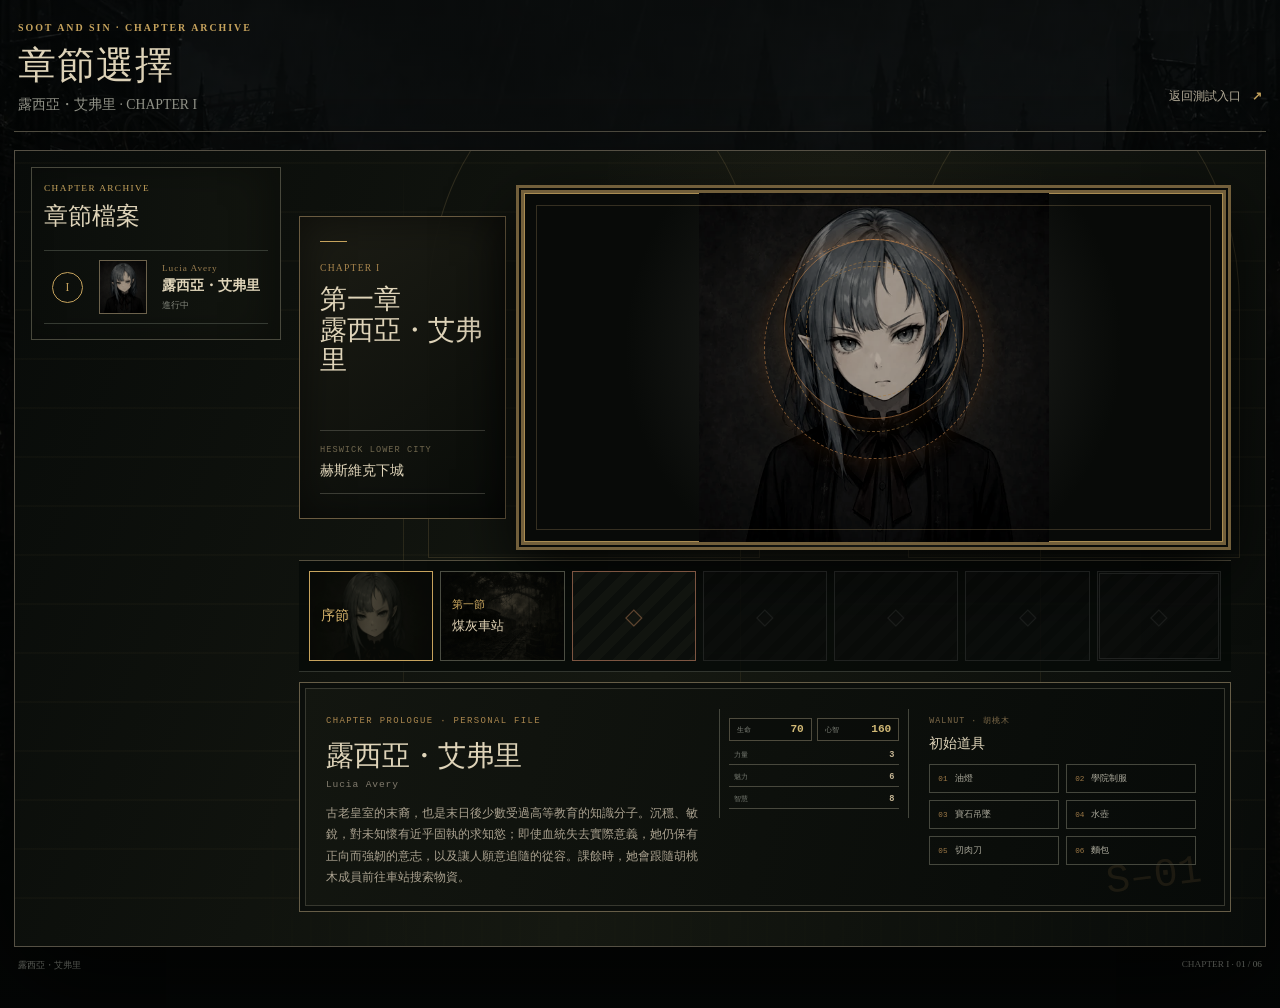
<file: soot-and-sin-h5-demo/soot-and-sin-event-prototypes/chapter-selection/index.html>
<!doctype html>
<html lang="zh-Hant">
<head>
  <meta charset="utf-8">
  <meta name="viewport" content="width=device-width, initial-scale=1">
  <meta name="theme-color" content="#080806">
  <title>煤灰與惡｜章節選擇美術原型</title>
  <link rel="stylesheet" href="styles.css?v=6">
</head>
<body data-theme="saints">
  <div class="world-haze" aria-hidden="true"></div>
  <main class="prototype-shell">
    <header class="prototype-masthead">
      <div>
        <p>SOOT AND SIN · CHAPTER ARCHIVE</p>
        <h1>章節選擇</h1>
        <span>露西亞・艾弗里 · CHAPTER I</span>
      </div>
      <a href="../../" aria-label="返回測試入口">返回測試入口 <b>↗</b></a>
    </header>

    <section class="prototype-stage" id="prototypeStage" aria-live="polite"></section>

    <footer class="prototype-footer">
      <span>露西亞・艾弗里</span>
      <span>CHAPTER I · 01 / 06</span>
    </footer>
  </main>

  <div class="toast" id="toast" role="status" aria-live="polite"></div>

  <div class="death-reveal" id="deathReveal" hidden aria-hidden="true">
    <div class="death-flash"></div>
    <div class="death-card">
      <small>CHAPTER RESET</small>
      <span class="death-mark">†</span>
      <h2>本章進度已重置</h2>
      <p>物資、線索與小節進度已清空。</p>
      <strong>返回第一節</strong>
    </div>
  </div>

  <script src="app.js?v=6"></script>
</body>
</html>
</file>
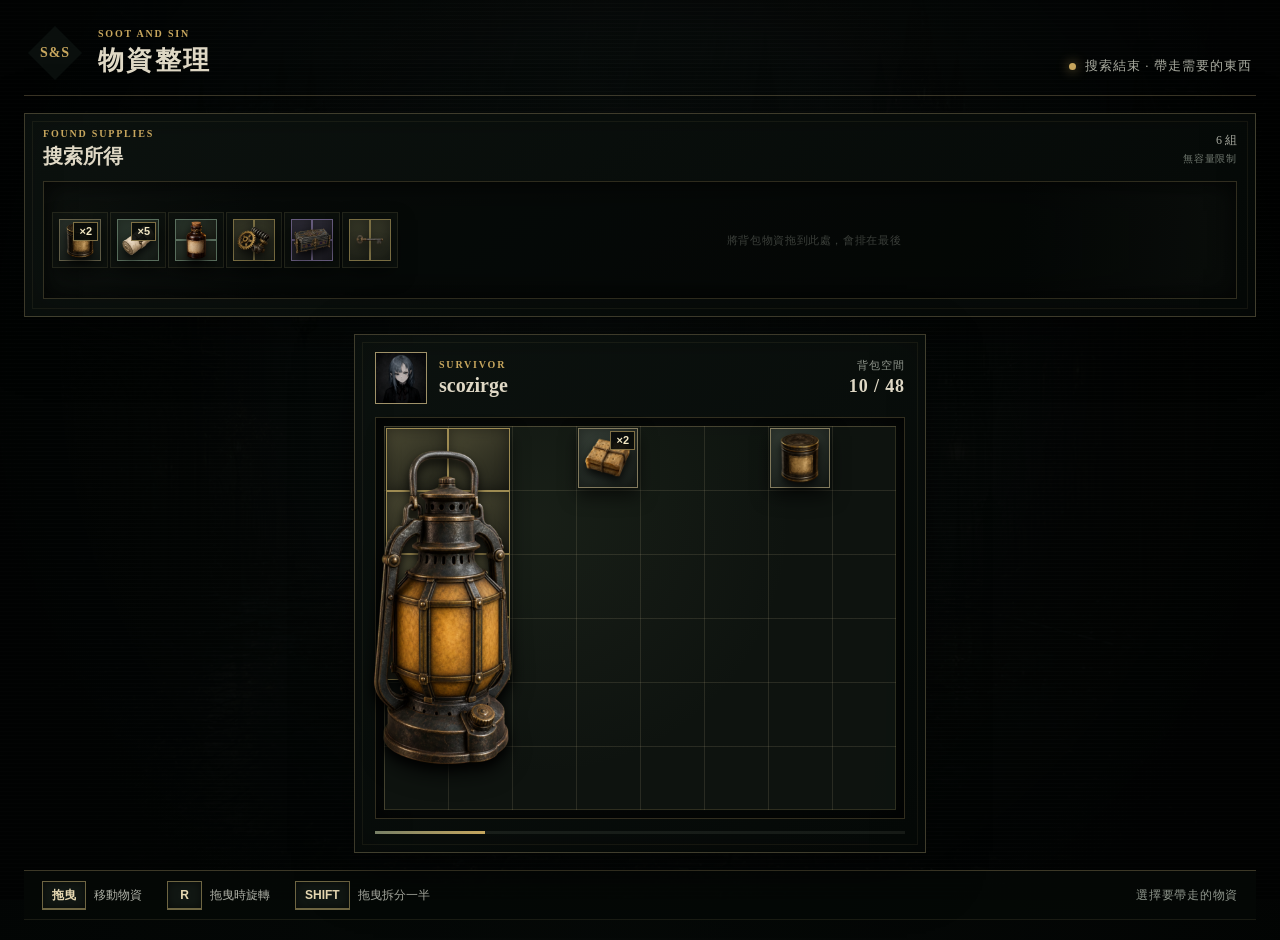
<file: soot-and-sin-h5-demo/soot-and-sin-event-prototypes/inventory-loot/index.html>
<!doctype html>
<html lang="zh-Hant">
<head>
  <meta charset="utf-8">
  <meta name="viewport" content="width=device-width, initial-scale=1">
  <title>煤灰與惡｜物資整理</title>
  <link rel="stylesheet" href="styles.css">
</head>
<body>
  <main class="screen-shell">
    <header class="topbar">
      <div class="brand">
        <span class="brand-mark" aria-hidden="true">S&amp;S</span>
        <div>
          <p class="eyebrow">SOOT AND SIN</p>
          <h1>物資整理</h1>
        </div>
      </div>
      <p class="context"><span class="context-dot"></span>搜索結束 · 帶走需要的東西</p>
    </header>

    <section class="loot-panel" aria-labelledby="lootTitle">
      <header class="panel-heading loot-heading">
        <div>
          <p class="eyebrow">FOUND SUPPLIES</p>
          <h2 id="lootTitle">搜索所得</h2>
        </div>
        <div class="loot-meta">
          <span id="lootCount">0 組</span>
          <small>無容量限制</small>
        </div>
      </header>
      <div class="loot-tray" id="lootTray" data-drop-zone="loot" aria-label="搜索所得暫存區"></div>
    </section>

    <section class="backpack-section">
      <article class="backpack-panel">
        <header class="panel-heading character-heading">
          <img src="assets/scozirge-portrait.webp" alt="scozirge 頭像">
          <div class="character-copy">
            <p class="eyebrow">SURVIVOR</p>
            <h2>scozirge</h2>
          </div>
          <div class="capacity">
            <span>背包空間</span>
            <strong id="capacityText">0 / 48</strong>
          </div>
        </header>
        <div class="board-frame">
          <div class="grid-board" id="backpackBoard" data-board="backpack" aria-label="角色背包格子"></div>
        </div>
        <div class="capacity-line" aria-hidden="true">
          <span class="capacity-fill" id="capacityFill"></span>
        </div>
      </article>
    </section>

    <footer class="command-bar">
      <div class="command-hint"><kbd>拖曳</kbd><span>移動物資</span></div>
      <div class="command-hint"><kbd>R</kbd><span>拖曳時旋轉</span></div>
      <div class="command-hint"><kbd>SHIFT</kbd><span>拖曳拆分一半</span></div>
      <p id="statusText" role="status">選擇要帶走的物資</p>
    </footer>
  </main>

  <div class="item-tooltip" id="itemTooltip" role="tooltip"></div>
  <div class="drag-layer" id="dragLayer" aria-hidden="true"></div>
  <script src="app.js"></script>
</body>
</html>
</file>
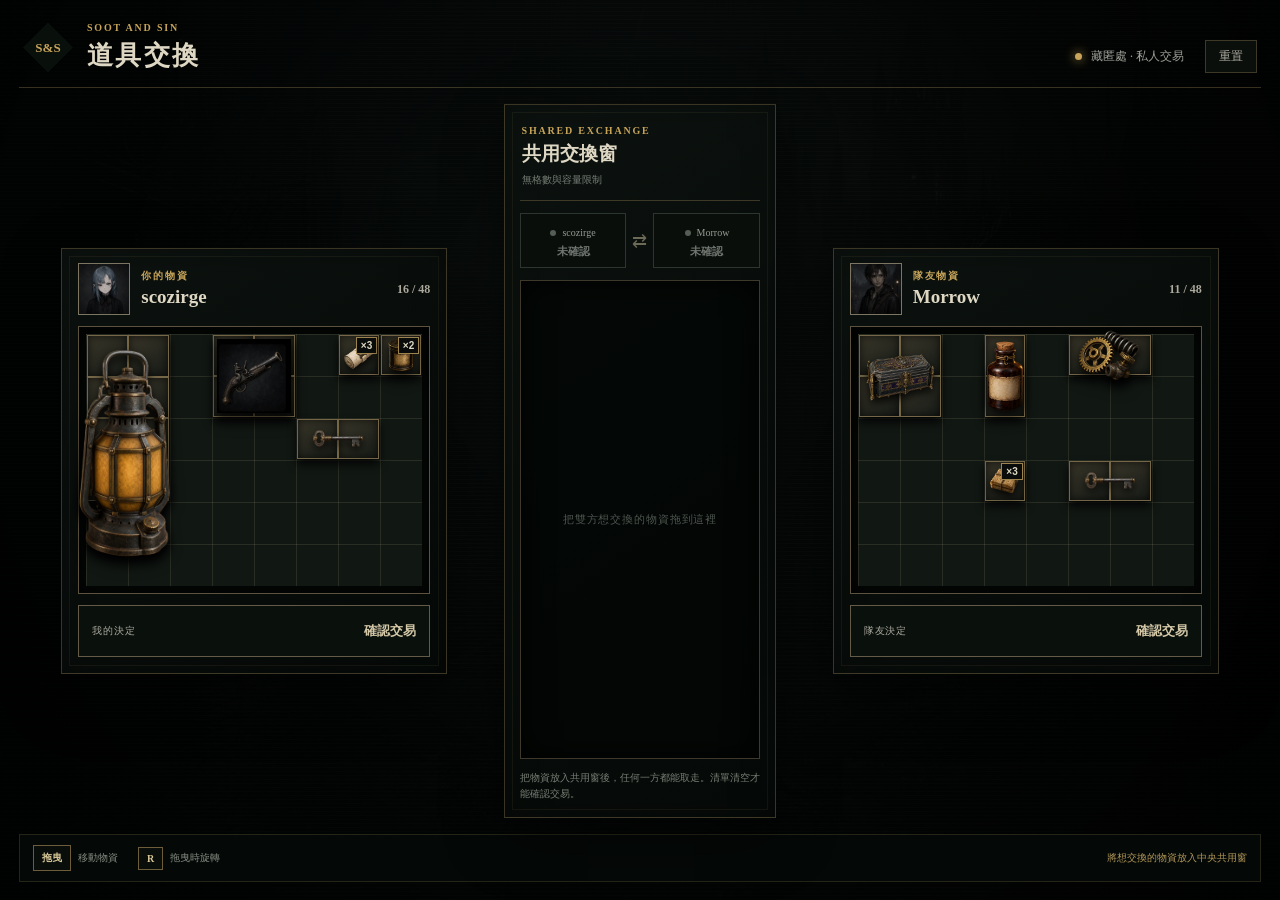
<file: soot-and-sin-h5-demo/soot-and-sin-event-prototypes/item-trade/index.html>
<!doctype html>
<html lang="zh-Hant">
<head>
  <meta charset="utf-8">
  <meta name="viewport" content="width=device-width, initial-scale=1">
  <title>煤灰與惡｜道具交換</title>
  <link rel="stylesheet" href="styles.css">
</head>
<body>
  <main class="trade-shell">
    <header class="topbar">
      <div class="brand">
        <span class="brand-mark" aria-hidden="true">S&amp;S</span>
        <div><p class="eyebrow">SOOT AND SIN</p><h1>道具交換</h1></div>
      </div>
      <div class="session-state"><i></i><span>藏匿處 · 私人交易</span><button id="resetButton" type="button">重置</button></div>
    </header>

    <section class="trade-layout">
      <article class="inventory-panel player-panel">
        <header class="actor-heading">
          <img src="assets/scozirge-portrait.webp" alt="scozirge">
          <div><p class="eyebrow">你的物資</p><h2>scozirge</h2></div>
          <span class="capacity" id="playerCapacity">0 / 48</span>
        </header>
        <div class="board-frame"><div class="grid-board" id="playerBoard" data-board="player" aria-label="我的背包"></div></div>
        <button class="confirm-button" id="playerConfirm" type="button" aria-pressed="false">
          <span>我的決定</span><strong>確認交易</strong>
        </button>
      </article>

      <section class="exchange-panel" aria-labelledby="exchangeTitle">
        <header>
          <p class="eyebrow">SHARED EXCHANGE</p>
          <h2 id="exchangeTitle">共用交換窗</h2>
          <span>無格數與容量限制</span>
        </header>
        <div class="exchange-status" aria-label="雙方確認狀態">
          <div id="playerReadyState"><i></i><span>scozirge</span><strong>未確認</strong></div>
          <b>⇄</b>
          <div id="allyReadyState"><i></i><span>Morrow</span><strong>未確認</strong></div>
        </div>
        <div class="shared-list" id="sharedList" data-drop-zone="shared" aria-label="共用道具清單"></div>
        <p class="exchange-rule">把物資放入共用窗後，任何一方都能取走。清單清空才能確認交易。</p>
      </section>

      <article class="inventory-panel ally-panel">
        <header class="actor-heading">
          <img src="assets/survivor.webp" alt="Morrow">
          <div><p class="eyebrow">隊友物資</p><h2>Morrow</h2></div>
          <span class="capacity" id="allyCapacity">0 / 48</span>
        </header>
        <div class="board-frame"><div class="grid-board" id="allyBoard" data-board="ally" aria-label="隊友背包"></div></div>
        <button class="confirm-button" id="allyConfirm" type="button" aria-pressed="false">
          <span>隊友決定</span><strong>確認交易</strong>
        </button>
      </article>
    </section>

    <footer class="command-bar">
      <div><kbd>拖曳</kbd><span>移動物資</span></div>
      <div><kbd>R</kbd><span>拖曳時旋轉</span></div>
      <p id="statusText" role="status">將想交換的物資放入中央共用窗</p>
    </footer>
  </main>

  <div class="item-tooltip" id="itemTooltip" role="tooltip"></div>
  <div class="drag-layer" id="dragLayer" aria-hidden="true"></div>
  <div class="complete-overlay" id="completeOverlay" hidden>
    <div><p class="eyebrow">TRADE COMPLETE</p><h2>交換完成</h2><span>雙方已收下目前背包中的物資</span><button id="completeReset" type="button">再次測試</button></div>
  </div>
  <script src="app.js"></script>
</body>
</html>
</file>
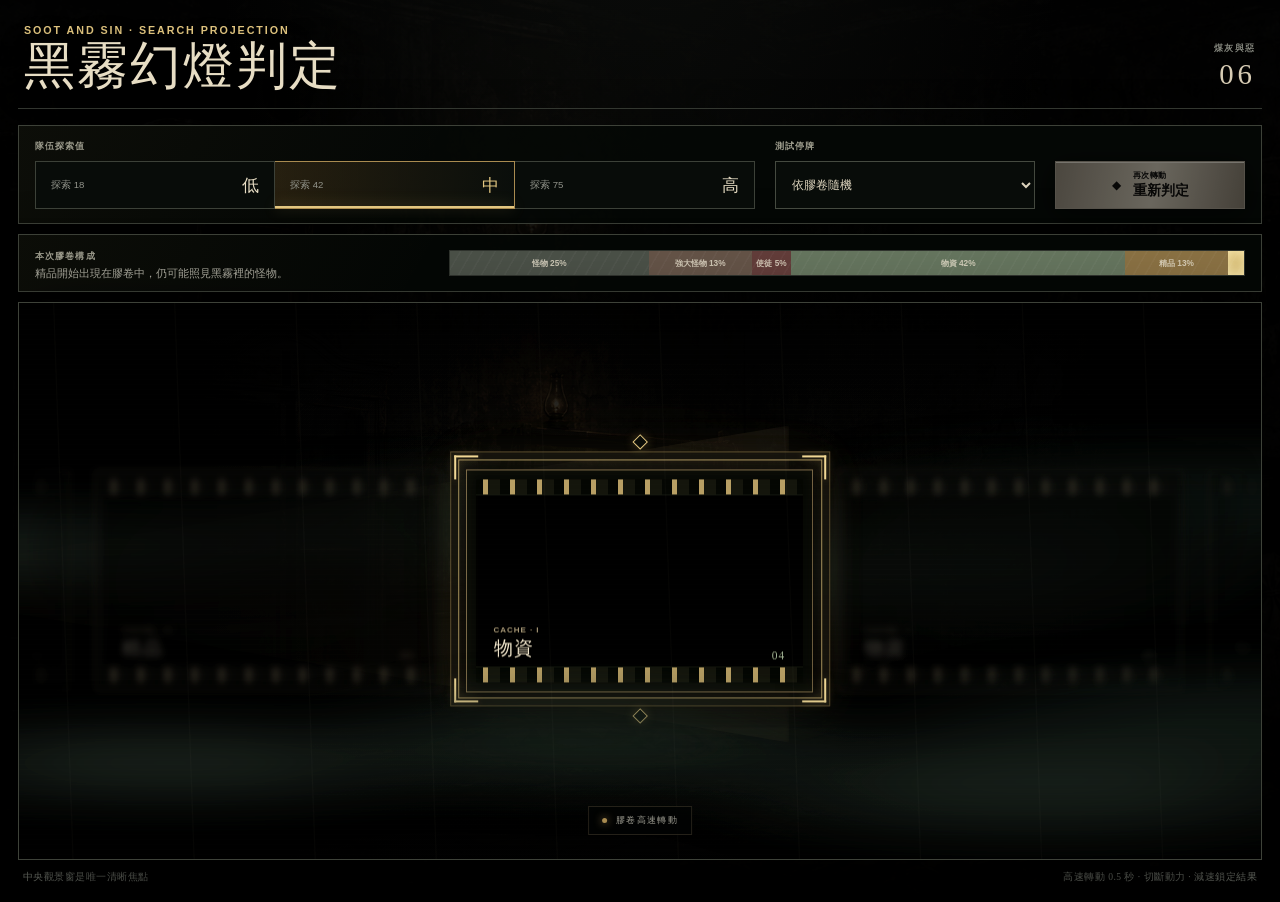
<file: soot-and-sin-h5-demo/soot-and-sin-event-prototypes/search-animation/index.html>
<!doctype html>
<html lang="zh-Hant">
<head>
  <meta charset="utf-8">
  <meta name="viewport" content="width=device-width, initial-scale=1">
  <title>煤灰與惡｜黑霧幻燈演出</title>
  <link rel="stylesheet" href="styles.css">
</head>
<body>
  <main class="app-shell">
    <header class="masthead">
      <div>
        <p class="eyebrow">SOOT AND SIN · SEARCH PROJECTION</p>
        <h1>黑霧幻燈判定</h1>
      </div>
      <div class="serial">
        <span>煤灰與惡</span>
        <b>06</b>
      </div>
    </header>

    <section class="control-panel">
      <div class="control-group">
        <span class="control-label">隊伍探索值</span>
        <div class="explore-options" id="exploreOptions">
          <button type="button" data-profile="low">
            <small>探索 18</small><b>低</b>
          </button>
          <button type="button" class="active" data-profile="mid">
            <small>探索 42</small><b>中</b>
          </button>
          <button type="button" data-profile="high">
            <small>探索 75</small><b>高</b>
          </button>
        </div>
      </div>

      <div class="control-group result-control">
        <label class="control-label" for="resultMode">測試停牌</label>
        <select id="resultMode">
          <option value="random">依膠卷隨機</option>
          <option value="monster">怪物</option>
          <option value="powerful">強大怪物</option>
          <option value="apostle">使徒</option>
          <option value="supplies">物資</option>
          <option value="premium">精品</option>
          <option value="artifact">神器</option>
        </select>
      </div>

      <button class="play-button" id="playButton" type="button">
        <span class="play-icon">◆</span>
        <span><small>轉動膠卷</small><b>開始判定</b></span>
      </button>
    </section>

    <section class="odds-panel">
      <div>
        <span class="control-label">本次膠卷構成</span>
        <p id="profileSummary">探索越高，精品與神器的幻燈片越多。</p>
      </div>
      <div class="odds-strip" id="oddsStrip" aria-label="膠卷牌型比例"></div>
    </section>

    <section class="lantern-stage" id="stage">
      <div class="room-darkness"></div>
      <div class="projector-beam"></div>
      <div class="projector-glow"></div>

      <div class="film-rig" id="filmRig">
        <div class="film-rail ambient-rail">
          <div class="film-track" id="ambientTrack"></div>
        </div>
        <div class="film-rail focus-rail">
          <div class="film-track" id="focusTrack"></div>
        </div>

        <div class="focus-frame" aria-hidden="true">
          <i class="registration-mark top-mark"></i>
          <i class="registration-mark bottom-mark"></i>
          <span class="frame-corner corner-a"></span>
          <span class="frame-corner corner-b"></span>
          <span class="frame-corner corner-c"></span>
          <span class="frame-corner corner-d"></span>
        </div>
      </div>

      <div class="fog fog-back"></div>
      <div class="fog fog-front"></div>
      <div class="film-scratches"></div>
      <div class="projection-flicker"></div>
      <div class="stop-flash"></div>

      <div class="phase-readout">
        <span class="phase-dot"></span>
        <p id="phaseText">等待幻燈機</p>
      </div>

      <div class="result-reveal" id="resultReveal" hidden>
        <p id="resultTier">判定結果</p>
        <h2 id="resultName">物資</h2>
        <span id="resultNote">膠卷已鎖定</span>
      </div>
    </section>

    <footer class="footer-note">
      <span>中央觀景窗是唯一清晰焦點</span>
      <span>高速轉動 0.5 秒 · 切斷動力 · 減速鎖定結果</span>
    </footer>
  </main>

  <script src="app.js"></script>
</body>
</html>
</file>
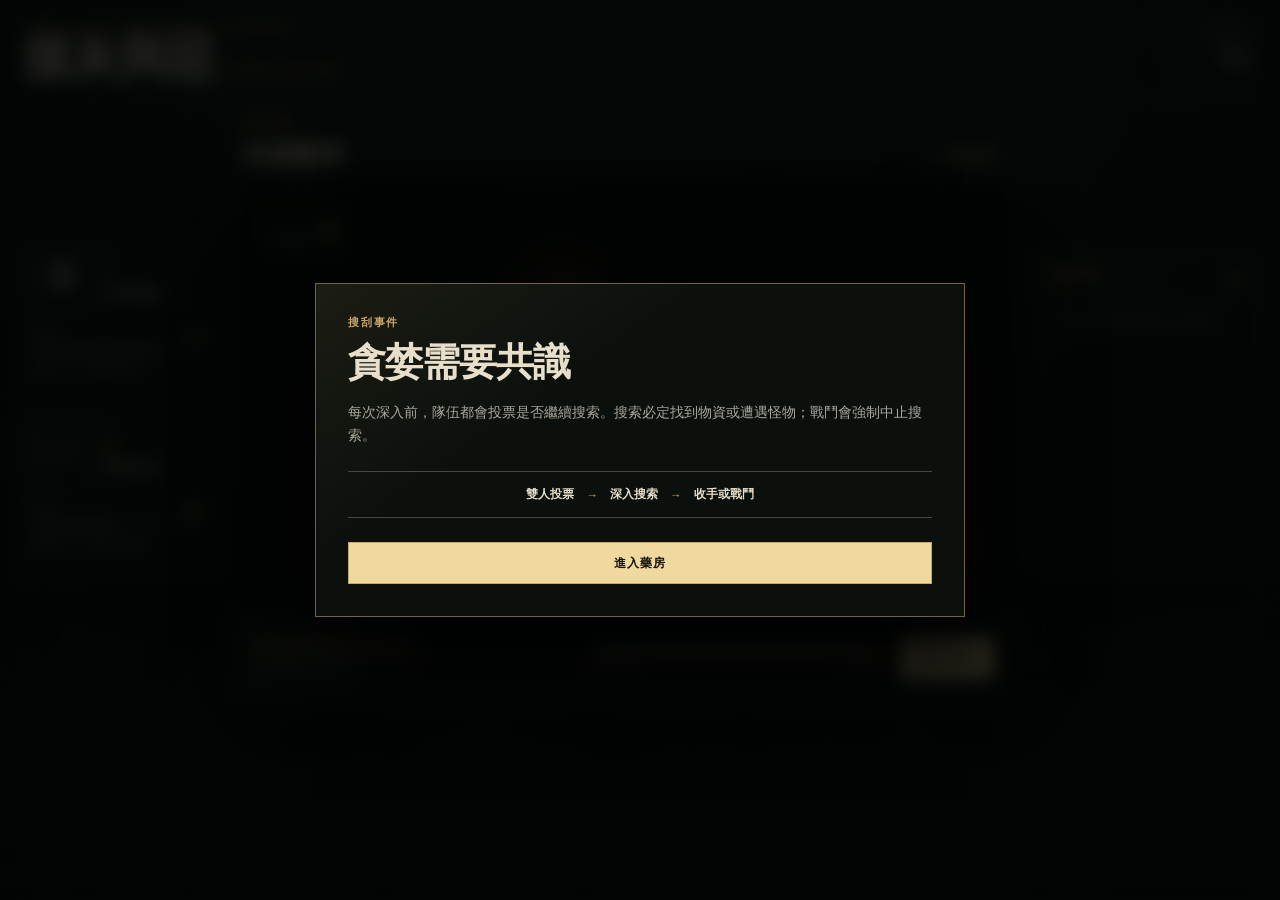
<file: soot-and-sin-h5-demo/soot-and-sin-event-prototypes/search-event/index.html>
<!doctype html>
<html lang="zh-Hant">
<head>
  <meta charset="utf-8">
  <meta name="viewport" content="width=device-width, initial-scale=1">
  <meta name="theme-color" content="#0b0e0c">
  <title>煤灰與惡 (SOOT and SIN) — 搜刮事件 Demo</title>
  <link rel="stylesheet" href="styles.css">
</head>
<body>
  <svg class="icon-library" aria-hidden="true">
    <symbol id="icon-can" viewBox="0 0 64 64">
      <ellipse cx="32" cy="13" rx="17" ry="6"/><path d="M15 13v37c0 4 8 7 17 7s17-3 17-7V13"/><path d="M15 24c8 4 26 4 34 0M15 46c8-4 26-4 34 0"/>
    </symbol>
    <symbol id="icon-bandage" viewBox="0 0 64 64">
      <path d="M12 39 39 12c5-5 18 8 13 13L25 52c-5 5-18-8-13-13Z"/><path d="m24 28 12 12M27 25l12 12"/><circle cx="27" cy="34" r="1.5"/><circle cx="34" cy="27" r="1.5"/><circle cx="36" cy="36" r="1.5"/>
    </symbol>
    <symbol id="icon-oil" viewBox="0 0 64 64">
      <path d="M25 8h14v10l7 9v25c0 4-4 6-14 6s-14-2-14-6V27l7-9V8Z"/><path d="M22 31h20M24 47h16"/><path d="M32 27c8 10 6 16 0 16s-8-6 0-16Z"/>
    </symbol>
    <symbol id="icon-ammo" viewBox="0 0 64 64">
      <path d="M10 48h44v9H10z"/><path d="M16 48V24l6-13 6 13v24M36 48V20l6-12 6 12v28"/><path d="M16 28h12M36 24h12"/>
    </symbol>
    <symbol id="icon-alcohol" viewBox="0 0 64 64">
      <path d="M25 7h14v12l7 8v27c0 3-3 5-6 5H24c-3 0-6-2-6-5V27l7-8V7Z"/><path d="M18 34h28M18 50h28"/><path d="M32 37v10M27 42h10"/>
    </symbol>
    <symbol id="icon-parts" viewBox="0 0 64 64">
      <path d="M27 8h10l2 8 7 3 7-4 6 8-6 6v7l6 6-6 8-7-4-7 3-2 8H27l-2-8-7-3-7 4-6-8 6-6v-7l-6-6 6-8 7 4 7-3 2-8Z"/><circle cx="32" cy="32" r="10"/>
    </symbol>
    <symbol id="icon-syringe" viewBox="0 0 64 64">
      <path d="m14 46 30-30 8 8-30 30Z"/><path d="m39 13 12 12M46 8l10 10M18 42l6 6M11 53l-4 4"/><path d="m28 32 5 5M34 26l5 5"/>
    </symbol>
    <symbol id="icon-watch" viewBox="0 0 64 64">
      <path d="M32 14V8h8"/><circle cx="32" cy="37" r="20"/><circle cx="32" cy="37" r="15"/><path d="M32 37V25M32 37l9 6M37 12c12 2 17 10 16 20"/>
    </symbol>
    <symbol id="icon-tonic" viewBox="0 0 64 64">
      <path d="M25 7h14v10l5 7v28c0 5-5 7-12 7s-12-2-12-7V24l5-7V7Z"/><path d="M20 29c8 5 16-5 24 0v19c-8-5-16 5-24 0Z"/><path d="m28 38 3 3 6-8"/>
    </symbol>
    <symbol id="icon-knife" viewBox="0 0 64 64">
      <path d="M8 52 45 15c5-5 10-7 12-7-1 7-5 17-13 25L22 55Z"/><path d="m14 44 8 8M9 57l8-8"/>
    </symbol>
    <symbol id="icon-pistol" viewBox="0 0 64 64">
      <path d="M7 21h40l9 8-9 7H28l-6 20H10l5-20H7Z"/><path d="M36 21v-7h13v7M28 36l-11 7"/>
    </symbol>
  </svg>

  <main class="event-shell">
    <header class="topbar">
      <div>
        <p class="eyebrow">LOCAL EVENT PROTOTYPE · SCAVENGE</p>
        <h1>煤灰與惡 <span>(SOOT and SIN)</span></h1>
      </div>
      <div class="event-mark">
        <span>搜刮事件</span>
        <strong id="eventNumber">01</strong>
      </div>
    </header>

    <section class="event-layout">
      <aside class="party-column" aria-label="探索隊伍">
        <article id="playerCard" class="actor-card panel">
          <div class="actor-heading">
            <img class="portrait" src="assets/scozirge-portrait.webp" alt="scozirge">
            <div>
              <span class="actor-role">你</span>
              <h2>scozirge</h2>
            </div>
          </div>
          <div class="exploration-row">
            <span>探索</span><strong>72</strong>
          </div>
          <div class="exploration-track"><i style="--value:72%"></i></div>
          <p id="playerStatus" class="actor-status">等待選擇搜索區域</p>
        </article>

        <article id="allyCard" class="actor-card panel">
          <div class="actor-heading">
            <img class="portrait" src="assets/survivor.webp" alt="Morrow">
            <div>
              <span class="actor-role">隊友</span>
              <h2>Morrow</h2>
            </div>
          </div>
          <div class="exploration-row">
            <span>探索</span><strong>46</strong>
          </div>
          <div class="exploration-track"><i style="--value:46%"></i></div>
          <p id="allyStatus" class="actor-status">正在觀察房間</p>
        </article>
      </aside>

      <section class="room-section">
        <div class="room-heading">
          <div>
            <p class="eyebrow">事件地點</p>
            <h2>封鎖藥房</h2>
          </div>
          <span id="phaseLabel" class="phase-label">等待投票</span>
        </div>

        <div id="roomBoard" class="room-board">
          <img src="assets/stripped-apothecary.png" alt="幾乎被搜刮一空的荒廢藥房">

          <div class="depth-mark">
            <span>深入階段</span>
            <strong id="depthNumber">0</strong>
          </div>

          <div id="rewardCache" class="reward-cache">
            <span>累積物資</span>
            <strong id="rewardCount">0</strong>
            <small id="successCount">成功 0 次</small>
          </div>

          <div id="searchVeil" class="search-veil" aria-hidden="true">
            <span class="scan-line"></span>
          </div>

          <div id="entrySequence" class="entry-sequence" hidden aria-hidden="true">
            <span class="entry-ash ash-left"></span>
            <span class="entry-ash ash-right"></span>
            <div class="entry-location">
              <span>ENTERING LOCATION</span>
              <strong>封鎖藥房</strong>
              <small>黑霧封鎖區 · 寂靜</small>
            </div>
          </div>

          <div id="searchSequence" class="search-sequence" hidden aria-hidden="true">
            <span class="lantern-beam"></span>
            <div class="search-film-rig">
              <div class="search-film-rail ambient-rail">
                <div id="ambientTrack" class="search-film-track"></div>
              </div>
              <div class="search-film-rail focus-rail">
                <div id="focusTrack" class="search-film-track"></div>
              </div>
              <div class="search-focus-frame">
                <i class="registration-mark top-mark"></i>
                <i class="registration-mark bottom-mark"></i>
              </div>
            </div>
            <span class="search-fog fog-back"></span>
            <span class="search-fog fog-front"></span>
            <span class="film-scratches"></span>
            <span class="projection-flicker"></span>
            <span class="stop-flash"></span>
          </div>

          <div id="eventComplete" class="event-complete" hidden>
            <p class="eyebrow">EVENT COMPLETE</p>
            <h2 id="completeTitle">物資已帶離現場</h2>
            <p id="completeSummary"></p>
            <span>此處將銜接冒險的下一個事件</span>
            <button id="replayButton" class="primary-button" type="button">再次測試搜刮事件</button>
          </div>
        </div>

        <div class="search-command panel">
          <div class="command-copy">
            <p id="commandTitle">決定是否搜索這個房間</p>
            <span id="commandDetail">兩人的探索合計為 118。</span>
          </div>
          <div class="chance-summary" aria-label="目前結果機率">
            <div class="chance-track">
              <i id="successChanceBar" class="chance-success"></i>
              <i id="combatChanceBar" class="chance-combat"></i>
            </div>
            <div class="chance-labels">
              <span>物資 <strong id="successChance">—</strong></span>
              <span>戰鬥 <strong id="combatChance">—</strong></span>
            </div>
          </div>
          <button id="voteButton" class="primary-button" type="button">進行投票</button>
        </div>
      </section>

      <aside class="event-log panel">
        <div class="log-heading">
          <p class="eyebrow">搜索紀錄</p>
          <span class="pulse-dot"></span>
        </div>
        <ol id="eventLog">
          <li class="quiet">進入一間遭到封鎖的藥房。</li>
        </ol>
      </aside>
    </section>
  </main>

  <div id="introModal" class="modal open" role="dialog" aria-modal="true" aria-labelledby="introTitle">
    <div class="modal-card intro-card">
      <p class="eyebrow">搜刮事件</p>
      <h2 id="introTitle">貪婪需要共識</h2>
      <p>每次深入前，隊伍都會投票是否繼續搜索。搜索必定找到物資或遭遇怪物；戰鬥會強制中止搜索。</p>
      <div class="rule-strip">
        <span>雙人投票</span><i>→</i><span>深入搜索</span><i>→</i><span>收手或戰鬥</span>
      </div>
      <button id="introButton" class="primary-button" type="button">進入藥房</button>
    </div>
  </div>

  <div id="voteModal" class="modal" role="dialog" aria-modal="true" aria-labelledby="voteTitle">
    <div class="modal-card vote-card">
      <div class="vote-heading">
        <div>
          <p class="eyebrow">隊伍投票 · 深入 <span id="voteDepth">1</span></p>
          <h2 id="voteTitle">要繼續搜索嗎？</h2>
        </div>
        <div class="team-exploration"><span>隊伍探索</span><strong>118</strong></div>
      </div>

      <div class="vote-chances">
        <div class="chance-track large">
          <i id="voteSuccessBar" class="chance-success"></i>
          <i id="voteCombatBar" class="chance-combat"></i>
        </div>
        <div class="chance-labels">
          <span>物資 <strong id="voteSuccessChance">—</strong></span>
          <span>遭遇戰鬥 <strong id="voteCombatChance">—</strong></span>
        </div>
      </div>

      <p id="voteRiskText" class="vote-risk">越深入，成功率越低，遭遇怪物的機率越高。</p>

      <div class="ballots">
        <article id="playerBallot" class="ballot">
          <img src="assets/scozirge-portrait.webp" alt="scozirge">
          <span>scozirge</span>
          <strong id="playerVote">等待選擇</strong>
        </article>
        <article id="allyBallot" class="ballot">
          <img src="assets/survivor.webp" alt="Morrow">
          <span>Morrow</span>
          <strong id="allyVote">尚未投票</strong>
        </article>
      </div>

      <div id="voteResult" class="vote-result" aria-live="polite"></div>
      <div class="vote-actions">
        <button class="vote-choice continue-choice" data-vote="continue" type="button">繼續搜索</button>
        <button class="vote-choice stop-choice" data-vote="stop" type="button">就此收手</button>
      </div>
    </div>
  </div>

  <div id="resultModal" class="modal" role="dialog" aria-modal="true" aria-labelledby="resultTitle">
    <div id="resultCard" class="modal-card result-card">
      <p id="resultEyebrow" class="eyebrow">SEARCH RESULT</p>
      <span id="resultIcon" class="result-icon">◆</span>
      <h2 id="resultTitle">搜索成功</h2>
      <p id="resultDescription">找到可用物資。</p>
      <div id="foundItems" class="found-items"></div>
      <div id="resultCountdown" class="result-countdown" aria-label="即將進入下一次投票"></div>
      <button id="resultContinueButton" class="primary-button" type="button">查看下一次搜索風險</button>
    </div>
  </div>

  <div id="battleModal" class="modal" role="dialog" aria-modal="true" aria-labelledby="battleTitle">
    <div class="modal-card battle-card">
      <p class="eyebrow">NEXT EVENT · COMBAT</p>
      <span class="battle-icon">!</span>
      <h2 id="battleTitle">搜索驚動了怪物</h2>
      <p>搜刮強制中止，下一個事件將切換為怪物戰鬥。</p>
      <div class="pending-loot">
        <span>戰鬥勝利後領取</span>
        <strong id="pendingLoot">尚未找到物資</strong>
      </div>
      <button id="battleReplayButton" class="primary-button" type="button">再次測試搜刮事件</button>
    </div>
  </div>

  <div id="lootModal" class="modal" role="dialog" aria-modal="true" aria-labelledby="lootTitle">
    <div class="modal-card loot-card">
      <div class="loot-heading">
        <div>
          <p class="eyebrow">搜索結果</p>
          <h2 id="lootTitle">分配找到的物資</h2>
        </div>
        <div class="loot-timer"><strong id="lootTimerText">15</strong><span>秒</span></div>
      </div>
      <div class="timer-track"><i id="lootTimerBar"></i></div>
      <p class="loot-rule">可複選。無人選擇便放棄；兩人同時選擇時，各有一半機率取得。</p>
      <div id="lootGrid" class="loot-grid"></div>
      <div id="lootSummary" class="loot-summary" aria-live="polite"></div>
      <div class="loot-actions">
        <button id="lockButton" class="secondary-button" type="button" disabled>等待 Morrow 選擇</button>
        <button id="continueButton" class="primary-button" type="button" hidden>繼續下一個事件</button>
      </div>
    </div>
  </div>

  <script src="game.js"></script>
</body>
</html>
</file>
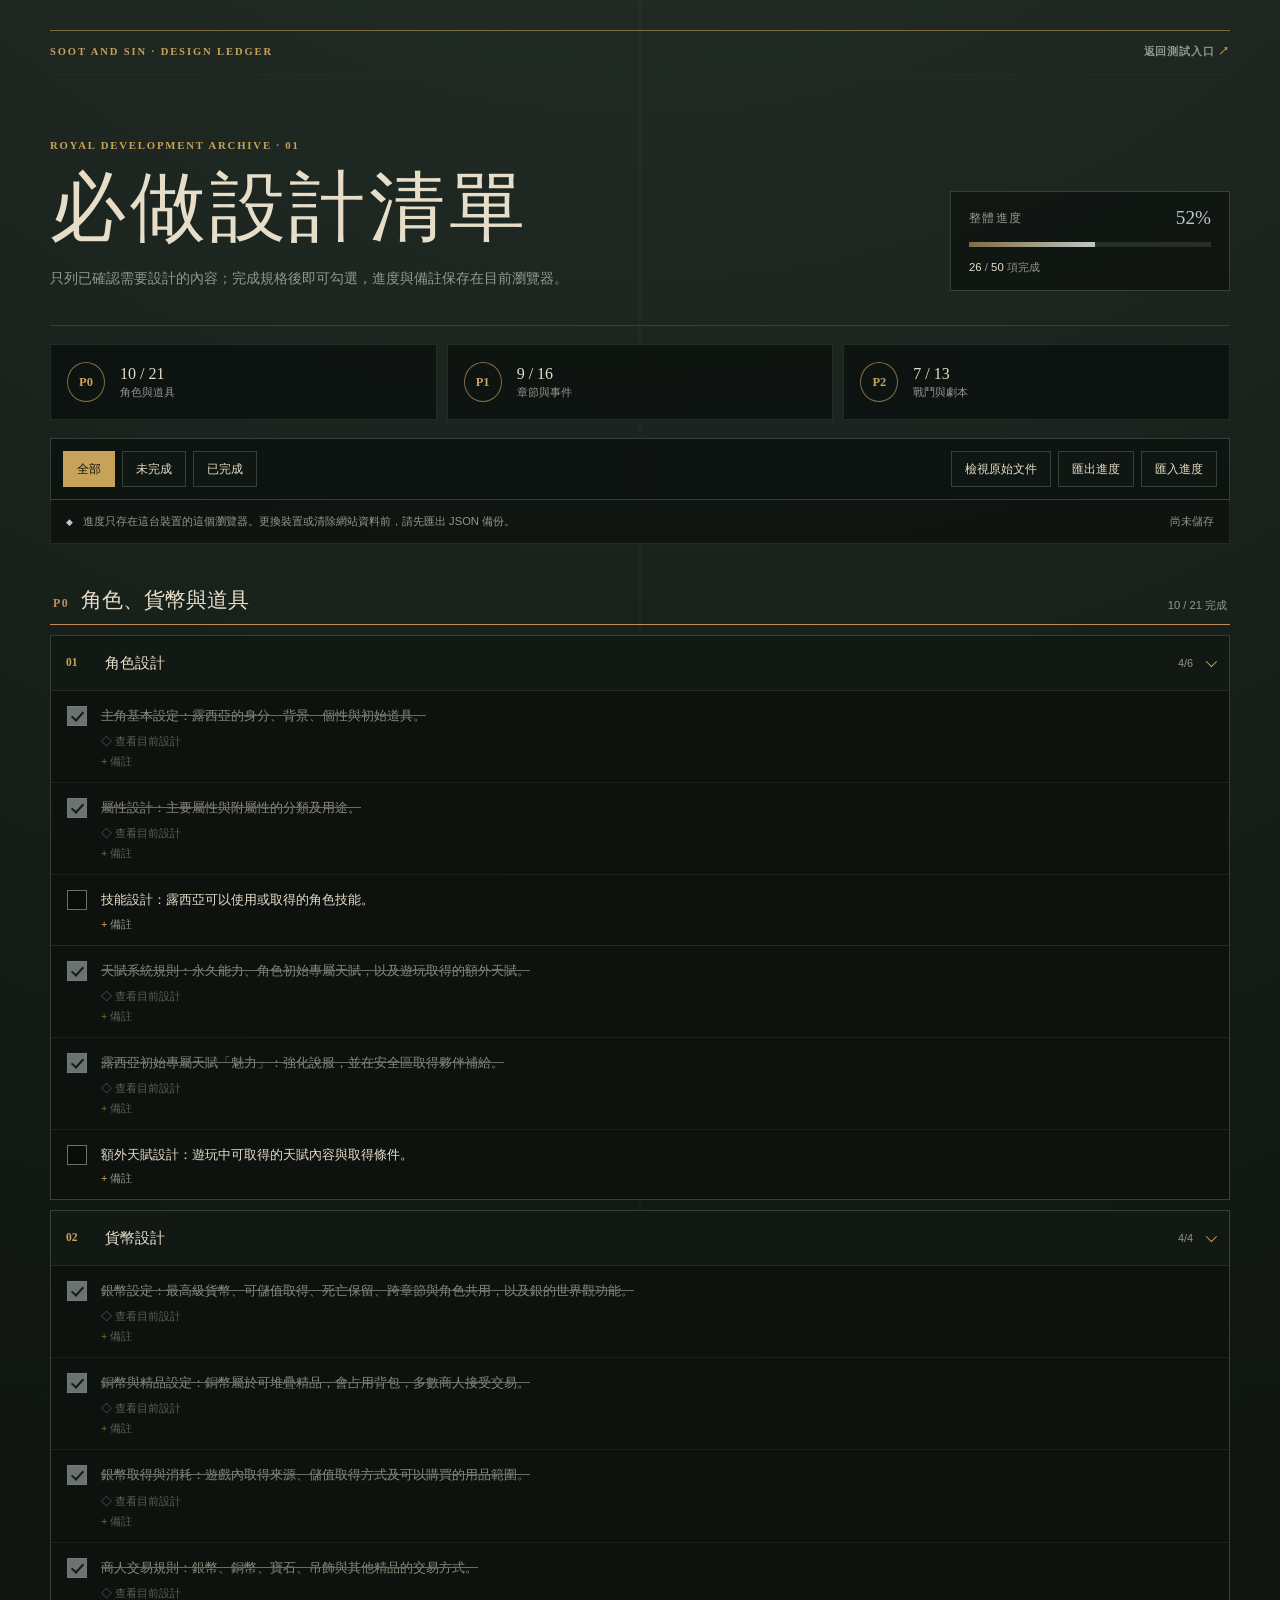
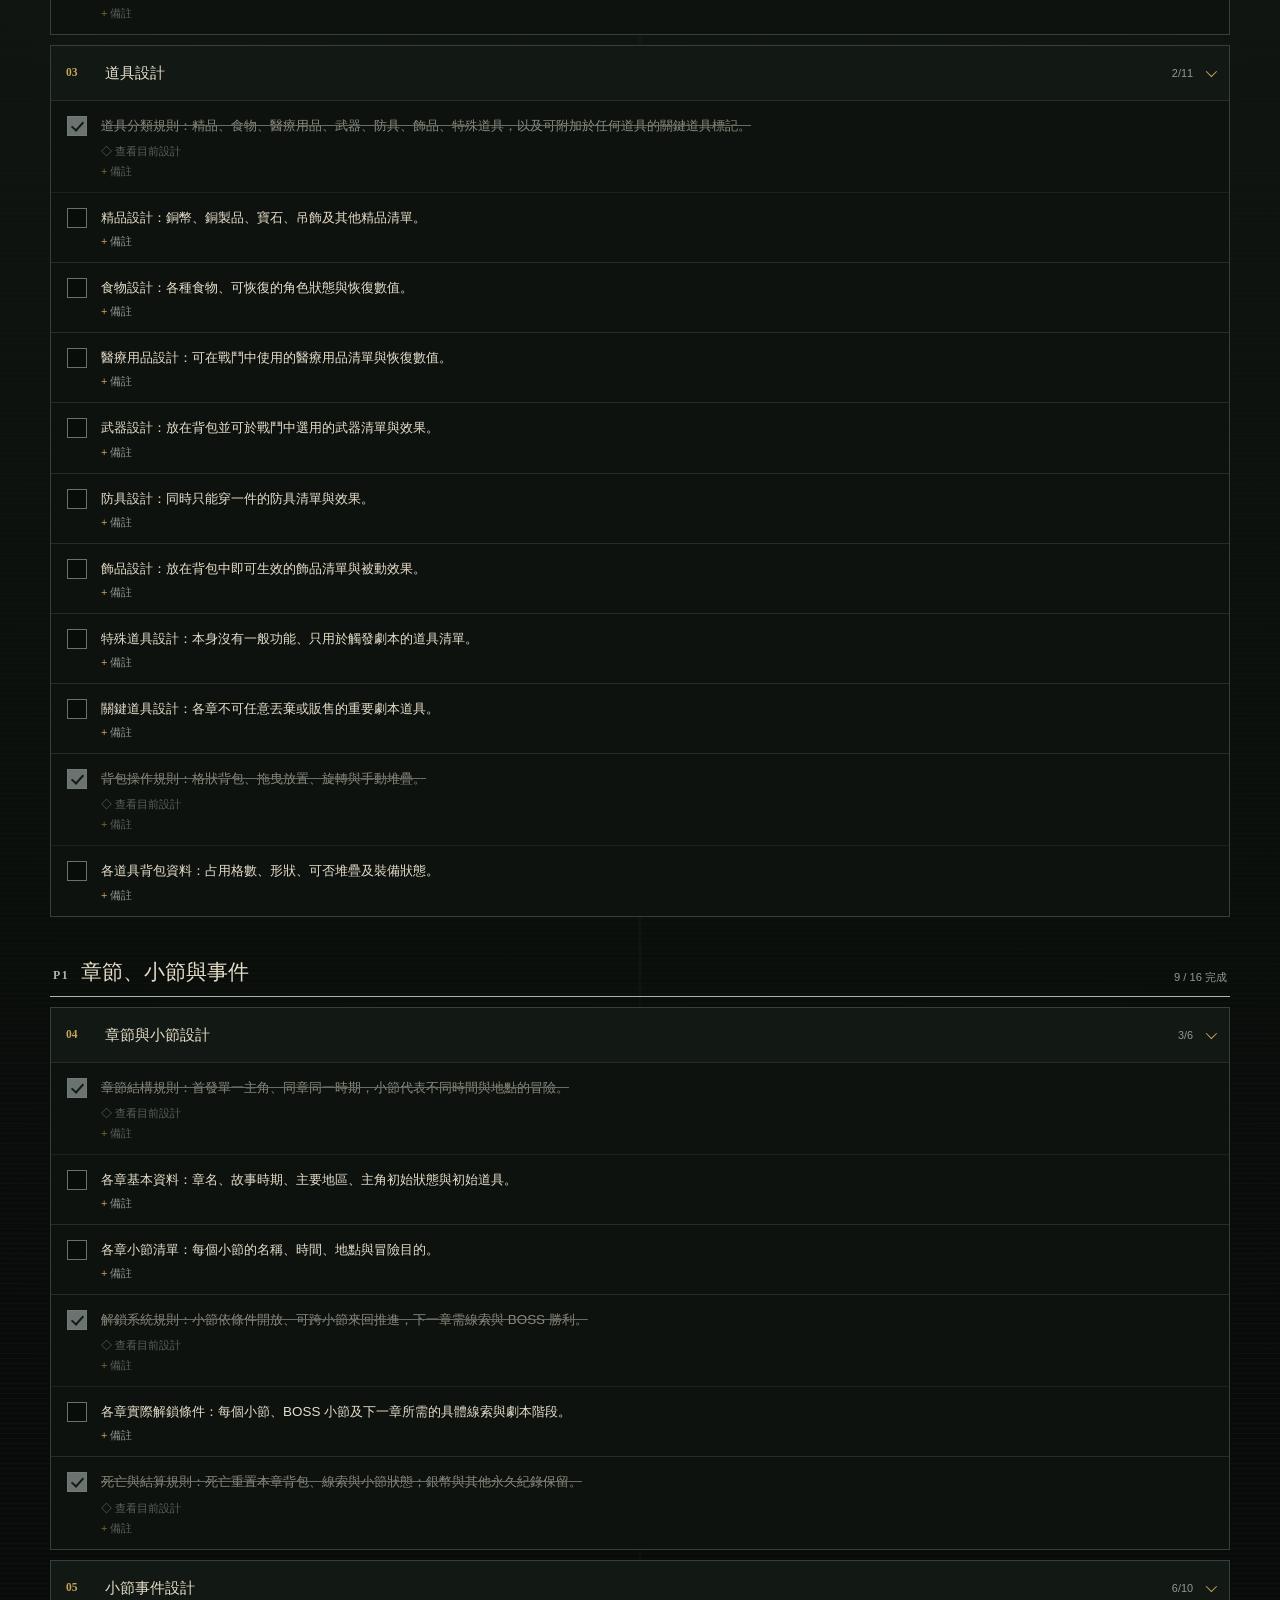
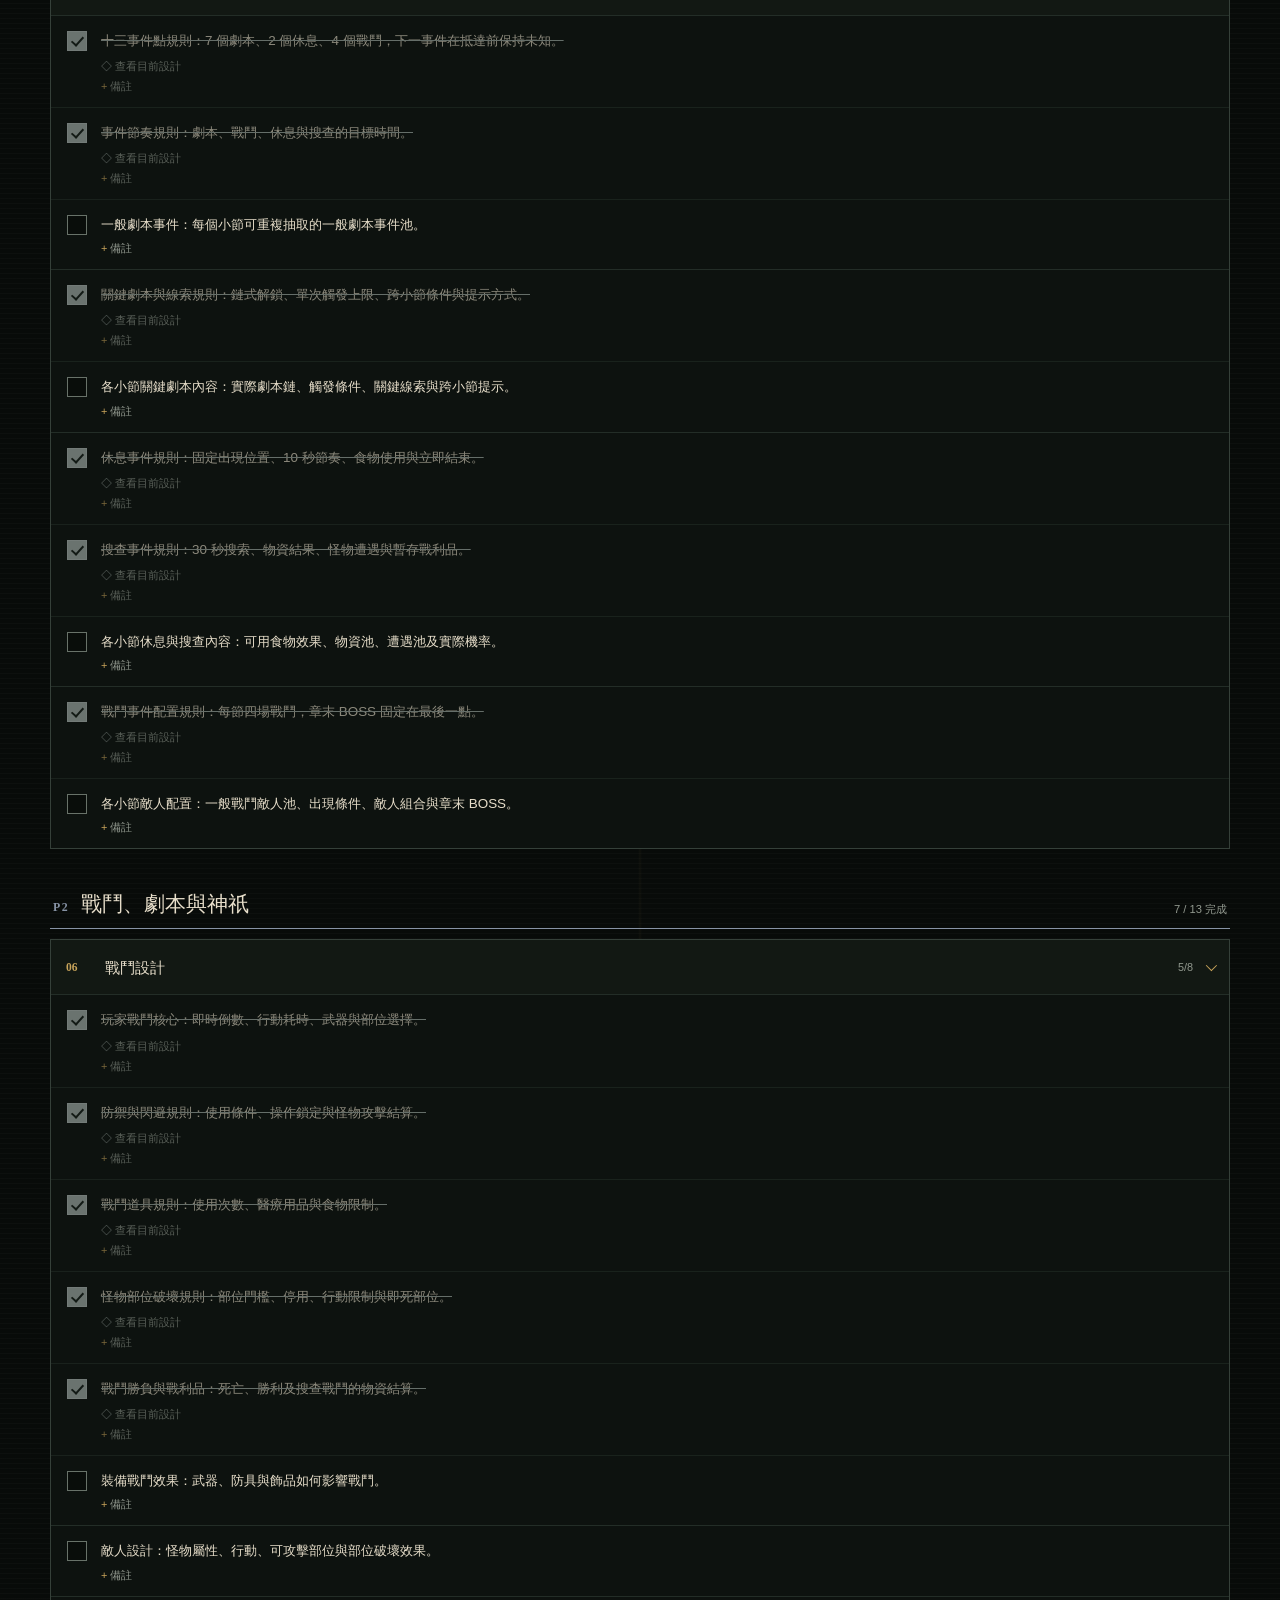
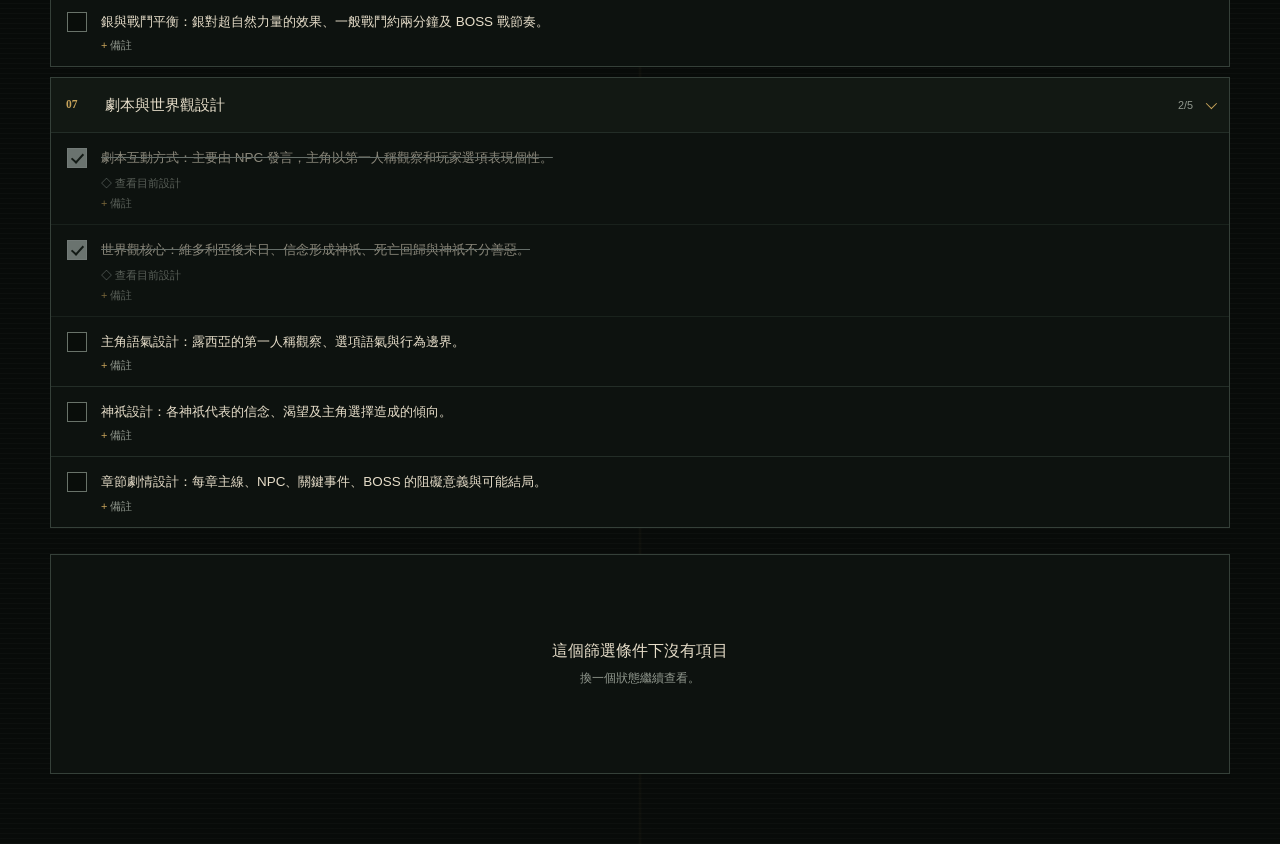
<file: soot-and-sin-h5-demo/soot-and-sin-event-prototypes/system-design-checklist/index.html>
<!doctype html>
<html lang="zh-Hant">
<head>
  <meta charset="utf-8">
  <meta name="viewport" content="width=device-width, initial-scale=1">
  <meta name="theme-color" content="#080b09">
  <title>煤灰與惡｜必做設計清單</title>
  <link rel="icon" href="./favicon.svg" type="image/svg+xml">
  <link rel="stylesheet" href="./styles.css">
</head>
<body>
  <div class="page-shell">
    <header class="masthead">
      <div class="masthead-topline">
        <span>SOOT AND SIN · DESIGN LEDGER</span>
        <a href="../../">返回測試入口</a>
      </div>

      <div class="masthead-copy">
        <div>
          <p class="eyebrow">ROYAL DEVELOPMENT ARCHIVE · 01</p>
          <h1>必做設計清單</h1>
          <p class="lede">只列已確認需要設計的內容；完成規格後即可勾選，進度與備註保存在目前瀏覽器。</p>
        </div>

        <section class="overall-progress" aria-labelledby="overall-title">
          <span id="overall-title">整體進度</span>
          <strong id="progressPercent">0%</strong>
          <div class="progress-track" role="progressbar" aria-label="整體完成進度" aria-valuemin="0" aria-valuemax="100" aria-valuenow="0">
            <span id="progressBar"></span>
          </div>
          <small><b id="completedCount">0</b> / <b id="totalCount">0</b> 項完成</small>
        </section>
      </div>
    </header>

    <section class="priority-summary" aria-label="各階段進度">
      <article data-summary="P0"><span>P0</span><strong>載入中</strong><small>角色與道具</small></article>
      <article data-summary="P1"><span>P1</span><strong>載入中</strong><small>章節與事件</small></article>
      <article data-summary="P2"><span>P2</span><strong>載入中</strong><small>戰鬥與劇本</small></article>
    </section>

    <section class="toolbar" aria-label="清單工具">
      <div class="filters" role="group" aria-label="篩選清單">
        <button type="button" class="is-active" data-filter="all">全部</button>
        <button type="button" data-filter="pending">未完成</button>
        <button type="button" data-filter="done">已完成</button>
      </div>

      <div class="file-actions">
        <a class="tool-link" id="sourceLink" href="../../soot-and-sin-adventure-demo/SYSTEM_DESIGN_BACKLOG.md">檢視原始文件</a>
        <button type="button" id="exportButton">匯出進度</button>
        <label class="import-button" for="importInput">匯入進度</label>
        <input id="importInput" type="file" accept="application/json,.json" hidden>
      </div>
    </section>

    <div class="storage-note">
      <span aria-hidden="true">◆</span>
      <p>進度只存在這台裝置的這個瀏覽器。更換裝置或清除網站資料前，請先匯出 JSON 備份。</p>
      <time id="savedAt">尚未儲存</time>
    </div>

    <main id="checklist" class="checklist" aria-live="polite">
      <div class="loading-state">
        <span></span>
        <p>正在抄錄待設計檔案……</p>
      </div>
    </main>

    <div id="emptyState" class="empty-state" hidden>
      <strong>這個篩選條件下沒有項目</strong>
      <span>換一個狀態繼續查看。</span>
    </div>

    <div id="toast" class="toast" role="status" aria-live="polite"></div>
  </div>

  <template id="priorityTemplate">
    <section class="priority-block">
      <header class="priority-heading">
        <div><span class="priority-code"></span><h2></h2></div>
        <small class="priority-count"></small>
      </header>
      <div class="topic-list"></div>
    </section>
  </template>

  <template id="topicTemplate">
    <section class="topic-block">
      <button type="button" class="topic-heading" aria-expanded="true">
        <span class="topic-index"></span>
        <strong></strong>
        <small class="topic-progress"></small>
        <i aria-hidden="true"></i>
      </button>
      <div class="task-list"></div>
    </section>
  </template>

  <template id="taskTemplate">
    <article class="task-row">
      <label class="task-check">
        <input type="checkbox">
        <span class="check-mark" aria-hidden="true"></span>
        <strong class="task-text"></strong>
      </label>
      <details class="task-design" hidden>
        <summary>查看目前設計</summary>
        <ul class="design-list"></ul>
      </details>
      <details class="task-notes">
        <summary>備註</summary>
        <label>
          <span class="sr-only">設計備註</span>
          <textarea rows="3" maxlength="1200" placeholder="記錄決定、問題或下一步……"></textarea>
        </label>
      </details>
    </article>
  </template>

  <script src="./app.js" defer></script>
</body>
</html>
</file>
<file: soot-and-sin-h5-demo/soot-and-sin-adventure-demo/styles.css>
:root {
  --ink: #070a08;
  --panel: #0c110e;
  --line: #4b4c40;
  --paper: #e5dcc6;
  --muted: #97998f;
  --brass: #c7a45e;
  --health: #93ae89;
}

* { box-sizing: border-box; }

body {
  min-height: 100vh;
  margin: 0;
  color: var(--paper);
  background:
    linear-gradient(rgb(4 7 5 / 80%), rgb(4 7 5 / 92%)),
    url("battle/assets/victorian-street.webp") center / cover fixed;
  font-family: "Noto Serif TC", "Microsoft JhengHei", serif;
}

button { font: inherit; }

.rest-shell {
  width: min(1180px, calc(100% - 40px));
  margin: auto;
  padding: 32px 0 48px;
}

header {
  display: flex;
  align-items: end;
  gap: 18px;
  padding-bottom: 18px;
  border-bottom: 1px solid var(--line);
}

header p, small {
  color: var(--brass);
  font-size: .66rem;
  font-weight: 800;
  letter-spacing: .12em;
}

header p { position: absolute; align-self: start; margin: 0; }
header h1 { margin: 15px 0 0; font-size: clamp(2.4rem, 5vw, 4.6rem); font-weight: 400; }
header span { margin-bottom: 10px; color: var(--muted); }

.panel {
  border: 1px solid var(--line);
  background: rgb(10 15 12 / 94%);
  box-shadow: 0 20px 60px rgb(0 0 0 / 32%);
}

.rest-layout {
  display: grid;
  grid-template-columns: minmax(300px, .8fr) minmax(380px, 1.2fr);
  gap: 18px;
  margin-top: 24px;
}

.survivor-card {
  display: grid;
  grid-template-columns: 96px 1fr;
  gap: 18px;
  align-items: center;
  padding: 20px;
}

.survivor-card img { width: 96px; height: 112px; object-fit: cover; border: 1px solid #6e6652; }
h2, h3, p { margin: 0; }
.survivor-card h2, .route-card h2, .inventory h2 { margin-top: 5px; font-size: 1.7rem; font-weight: 400; }
.health-copy { display: flex; justify-content: space-between; margin-top: 20px; color: var(--muted); font-size: .76rem; }
.health-copy strong { color: var(--paper); }
.health-track { height: 6px; margin-top: 7px; background: #252b26; }
.health-track i { display: block; height: 100%; background: var(--health); transition: width .35s ease; }
.hideout-rest { display: flex; align-items: center; gap: 10px; margin-top: 14px; }
.hideout-rest button {
  min-height: 32px;
  padding: 0 12px;
  border: 1px solid #6f765f;
  color: var(--paper);
  background: #161d17;
  cursor: pointer;
}
.hideout-rest button:disabled { opacity: .38; cursor: default; }
.hideout-rest span { color: var(--health); font-size: .75rem; }

.route-card { padding: 24px; }
.route-card p { max-width: 620px; margin: 12px 0 22px; color: var(--muted); line-height: 1.7; }
.route-card button, .item-card button {
  min-height: 42px;
  padding: 0 20px;
  border: 1px solid var(--brass);
  color: #17130b;
  background: #e1c98d;
  cursor: pointer;
}

.inventory { margin-top: 18px; padding: 22px; }
.section-heading { display: flex; justify-content: space-between; align-items: end; gap: 20px; }
.section-heading > p { color: var(--muted); font-size: .75rem; }
.inventory-grid { display: grid; grid-template-columns: repeat(3, 1fr); gap: 10px; margin-top: 18px; }
.item-card { position: relative; min-height: 132px; padding: 15px; border: 1px solid #464a41; background: #0c110e; }
.item-card h3 { margin-top: 5px; font-size: 1.05rem; font-weight: 400; }
.item-card p { margin-top: 7px; color: var(--muted); font-size: .68rem; }
.item-card > strong { position: absolute; top: 14px; right: 14px; color: var(--brass); }
.item-card button { position: absolute; right: 12px; bottom: 12px; min-height: 30px; padding: 0 14px; font-size: .68rem; }
.item-card button:disabled { opacity: .3; cursor: default; }
.phase-rule, .empty-inventory { margin-top: 16px; color: var(--muted); font-size: .7rem; }
.reset-button { margin-top: 18px; border: 0; color: #777c74; background: transparent; cursor: pointer; }

@media (max-width: 760px) {
  .rest-layout, .inventory-grid { grid-template-columns: 1fr; }
  .section-heading { align-items: start; flex-direction: column; }
}
</file>
<file: soot-and-sin-h5-demo/soot-and-sin-adventure-demo/hideout-trade.css>
.trade-event { margin-top: 18px; padding: 22px; --trade-cell: clamp(41px, 3.8vw, 52px); }
.trade-heading h2 { margin-top: 5px; font-size: 1.7rem; font-weight: 400; }
.trade-heading > p { color: #787e77; }
.trade-stage { display: grid; grid-template-columns: minmax(430px, 1fr) minmax(285px, .68fr) 210px; gap: 13px; align-items: stretch; margin-top: 18px; }
.trade-backpack, .trade-shared, .trade-private { min-width: 0; border: 1px solid rgb(190 165 102 / 28%); background: rgb(6 10 8 / 88%); }

.trade-backpack { width: fit-content; max-width: 100%; justify-self: center; padding: 11px; }
.trade-actor { min-height: 44px; display: flex; align-items: center; margin-bottom: 8px; }
.trade-actor img { width: 44px; height: 44px; margin-right: 9px; object-fit: cover; border: 1px solid #786e55; }
.trade-actor > div { min-width: 120px; flex: 1; }
.trade-actor small, .trade-shared-title small, .trade-private > small, .trade-complete small { display: block; color: var(--brass); font-size: .57rem; font-weight: 700; letter-spacing: .12em; }
.trade-actor strong { display: block; margin-top: 2px; font: 400 1rem Georgia, serif; }
.trade-actor > span { color: #aaa99e; font: .7rem Georgia, serif; }
.trade-board-frame { padding: 6px; border: 1px solid #5a503b; background: #050806; }
.trade-board { position: relative; width: calc(var(--trade-cell) * 8); height: calc(var(--trade-cell) * 6); background-color: #111713; background-image: linear-gradient(rgb(181 169 131 / 15%) 1px, transparent 1px), linear-gradient(90deg, rgb(181 169 131 / 15%) 1px, transparent 1px); background-size: var(--trade-cell) var(--trade-cell); }
.trade-board.drop-active { box-shadow: inset 0 0 26px rgb(190 151 62 / 14%); }

.trade-shared { padding: 12px; display: grid; grid-template-rows: auto auto minmax(220px, 1fr) auto auto; }
.trade-shared-title { padding-bottom: 9px; border-bottom: 1px solid #35392f; }
.trade-shared-title strong { display: block; margin-top: 4px; font-size: 1.1rem; font-weight: 400; }
.trade-shared-title span { display: block; margin-top: 4px; color: #717870; font-size: .58rem; }
.trade-ready-row { display: grid; grid-template-columns: 1fr auto 1fr; gap: 5px; align-items: center; padding: 9px 0; }
.trade-ready-row > span { padding: 6px; border: 1px solid #30372f; color: #737a72; background: #090d0b; font-size: .58rem; text-align: center; }
.trade-ready-row i { display: inline-block; width: 6px; height: 6px; margin-right: 5px; border-radius: 50%; background: #4f5650; }
.trade-ready-row > span.ready { color: #b7caae; border-color: #62785c; }
.trade-ready-row > span.ready i { background: #8da581; box-shadow: 0 0 7px #78916d; }
.trade-ready-row > b { color: #696754; font-weight: 400; }
.trade-shared-list { min-height: 220px; display: flex; flex-direction: column; gap: 7px; padding: 8px; overflow-y: auto; border: 1px solid #3c382b; background: #030604; box-shadow: inset 0 0 22px #000; }
.trade-shared-list:empty::after { content: "Morrow 沒有放入更多物資"; margin: auto; color: #4e554f; font-size: .6rem; text-align: center; }
.trade-shared-list.drop-active, .trade-private.drop-active { border-color: var(--brass); background-color: rgb(83 66 29 / 17%); }
.trade-confirm-actions { display: grid; grid-template-columns: 1fr 1fr 1fr; gap: 7px; margin-top: 9px; }
.trade-confirm-actions button, .trade-complete button { min-height: 36px; border: 1px solid #6b5d3e; color: #cfc4a7; background: #11160f; cursor: pointer; font-size: .66rem; }
.trade-confirm-actions button:hover:not(:disabled), .trade-complete button:hover { border-color: var(--brass); }
.trade-confirm-actions button[aria-pressed="true"] { color: #bfd1b6; border-color: #718468; background: #182319; }
.trade-confirm-actions button:disabled { opacity: .34; cursor: default; }
.trade-confirm-actions .trade-cancel { color: #c69a8c; border-color: #69463d; }
.trade-status { min-height: 28px; margin-top: 8px; color: #9d8752; font-size: .58rem; line-height: 1.5; }

.trade-private { padding: 18px 14px; display: flex; flex-direction: column; align-items: center; text-align: center; }
.trade-private > img { width: 64px; height: 64px; object-fit: cover; border: 1px solid #6e6652; filter: saturate(.7); }
.trade-private > small { margin-top: 10px; }
.trade-private > strong { margin-top: 4px; font: 400 1.15rem Georgia, serif; }
.trade-lock { width: 100%; margin-top: 18px; padding: 25px 8px; border: 1px solid #29302a; background: repeating-linear-gradient(135deg, #090d0b 0 8px, #0d120e 8px 16px); }
.trade-lock span { display: block; color: #655b43; font-size: 1.15rem; }
.trade-lock b { display: block; margin-top: 6px; color: #858a82; font-size: .68rem; }
.trade-lock p, .trade-receive-hint { color: #606760; font-size: .57rem; line-height: 1.55; }
.trade-lock p { margin-top: 7px; }
.trade-receive-hint { margin-top: auto; padding-top: 16px; }

.trade-item { position: absolute; z-index: 3; border: 0; background: transparent; cursor: grab; touch-action: none; filter: drop-shadow(0 4px 5px #000d); }
.trade-item:hover { filter: brightness(1.15) drop-shadow(0 5px 6px #000); }
.trade-item.dragging, .trade-list-item.dragging { opacity: .14; }
.trade-shape { position: absolute; inset: 1px; display: grid; }
.trade-shape i { border: 1px solid #746646; background: linear-gradient(145deg, #393629, #171b17); box-shadow: inset 0 0 8px #000a; }
.trade-art { position: absolute; z-index: 2; left: 50%; top: 50%; display: grid; place-items: center; transform: translate(-50%, -50%); pointer-events: none; }
.trade-art img { width: 100%; height: 100%; object-fit: contain; filter: drop-shadow(0 4px 4px #000d); }
.trade-quantity { position: absolute; z-index: 4; top: 3px; right: 3px; padding: 2px 4px; border: 1px solid #9d844e; color: #e7dab5; background: #090c0a; font: 700 .58rem Arial, sans-serif; }
.trade-list-item { position: relative; min-height: 58px; display: grid; grid-template-columns: 46px 1fr; gap: 8px; align-items: center; padding: 6px; border: 1px solid #464337; background: #0e140f; cursor: grab; touch-action: none; }
.trade-list-item:hover { border-color: #746545; }
.trade-list-art { width: 46px; height: 46px; display: grid; place-items: center; border: 1px solid #554c39; background: #101510; }
.trade-list-art img { width: 90%; height: 90%; object-fit: contain; }
.trade-list-copy small { display: block; color: #b69750; font-size: .52rem; }
.trade-list-copy strong { display: block; margin-top: 2px; font-size: .7rem; }
.trade-list-copy span { display: block; margin-top: 3px; color: #777e76; font-size: .52rem; }
.trade-list-item .trade-quantity { top: 6px; right: 6px; }

.trade-preview { position: absolute; z-index: 8; border: 2px solid #d1b363; background: rgb(193 153 63 / 26%); pointer-events: none; }
.trade-preview.invalid { border-color: #b94e46; background: rgb(151 43 36 / 34%); }
.trade-drag-layer { position: fixed; z-index: 30000; inset: 0; pointer-events: none; }
.trade-ghost { position: fixed; z-index: 1; opacity: .92; pointer-events: none; }
.trade-tooltip { position: fixed; z-index: 31000; display: none; width: 240px; padding: 10px 12px; border: 1px solid #8e794b; background: rgb(6 10 8 / 98%); box-shadow: 0 10px 25px #000c; pointer-events: none; }
.trade-tooltip.visible { display: block; }
.trade-tooltip strong { display: block; font-size: .78rem; }
.trade-tooltip p { margin-top: 8px; padding-top: 7px; border-top: 1px solid #3b3529; color: #aaa99e; font-size: .6rem; line-height: 1.5; }
.trade-tooltip small { display: block; margin-top: 6px; color: #70766e; font-size: .53rem; }
.trade-help { display: flex; gap: 18px; margin-top: 11px; color: #727870; font-size: .58rem; }
.trade-help span:last-child { margin-left: auto; }
.trade-help b { color: var(--brass); font-weight: 500; }

.trade-complete { position: fixed; z-index: 40000; inset: 0; display: grid; place-items: center; background: rgb(2 5 4 / 82%); backdrop-filter: blur(5px); }
.trade-complete[hidden] { display: none; }
.trade-complete > div { min-width: 360px; padding: 30px; border: 1px solid #8e794b; background: #0a100c; text-align: center; box-shadow: 0 20px 65px #000; }
.trade-complete strong { display: block; margin-top: 7px; font-size: 1.8rem; font-weight: 400; }
.trade-complete span { display: block; margin-top: 8px; color: #878e85; font-size: .64rem; }
.trade-complete button { margin-top: 20px; padding: 0 18px; }

@media (max-width: 1000px) {
  .trade-stage { grid-template-columns: 1fr 230px; }
  .trade-shared { grid-column: 1 / -1; grid-row: 1; }
  .trade-shared-list { min-height: 150px; }
}

@media (max-width: 760px) {
  .trade-event { --trade-cell: calc((100vw - 94px) / 8); padding: 16px; }
  .trade-stage { grid-template-columns: 1fr; }
  .trade-shared, .trade-backpack, .trade-private { grid-column: 1; width: 100%; }
  .trade-board-frame { width: fit-content; margin: auto; }
  .trade-help { flex-wrap: wrap; }
  .trade-help span:last-child { width: 100%; margin-left: 0; }
}
</file>
<file: soot-and-sin-h5-demo/soot-and-sin-adventure-demo/safe-zone.css>
.safe-party { display: flex; align-items: stretch; gap: 12px; margin: 16px 0 20px; }
.route-card .safe-avatar { min-height: 74px; display: flex; align-items: center; gap: 10px; padding: 8px 12px; border: 1px solid #596052; color: #b8b7aa; background: #101611; cursor: pointer; text-align: left; }
.safe-avatar img { width: 52px; height: 52px; object-fit: cover; border: 1px solid #6b6350; }
.safe-avatar span { font-size: .64rem; line-height: 1.55; }
.safe-avatar:disabled { opacity: .35; cursor: default; }
.rest-controls { flex: 1; display: grid; grid-template-columns: auto auto 1fr; gap: 7px; align-items: center; padding: 9px; border: 1px solid #343a33; background: #090d0b; }
.rest-controls[hidden] { display: none; }
.rest-controls > strong { color: var(--paper); font: 400 1.7rem Georgia, serif; }
.rest-controls > span { align-self: end; margin-bottom: 7px; color: #777d75; font-size: .58rem; }
.rest-controls button { grid-column: span 3; min-height: 31px; border: 1px solid #5d624f; color: #aaa99e; background: #111711; cursor: pointer; font-size: .62rem; }
.rest-controls button[aria-pressed="true"] { color: #bcd0b3; border-color: #728369; background: #182219; }

.safe-modal { position: fixed; z-index: 50000; inset: 0; display: grid; place-items: center; padding: 20px; background: rgb(2 5 4 / 84%); backdrop-filter: blur(5px); }
.safe-modal[hidden] { display: none; }
.safe-modal-card { width: min(520px, 100%); padding: 27px; border: 1px solid #8b7649; background: #0a100c; box-shadow: 0 22px 70px #000; }
.safe-modal-card > small { color: var(--brass); font-size: .58rem; font-weight: 800; letter-spacing: .15em; }
.safe-modal-card h2 { margin-top: 7px; font-size: 1.8rem; font-weight: 400; }
.safe-modal-card > p { margin-top: 10px; color: #8c9189; font-size: .7rem; }
.safe-vote-timer { position: relative; height: 40px; margin-top: 20px; overflow: hidden; border: 1px solid #45483d; background: #070a08; }
.safe-vote-timer i { position: absolute; inset: 0; width: 100%; transform-origin: left; background: rgb(184 146 61 / 20%); }
.safe-vote-timer strong { position: relative; z-index: 1; display: grid; height: 100%; place-items: center; font: 400 1.2rem Georgia, serif; }
.safe-ballots { display: grid; grid-template-columns: 1fr 1fr; gap: 8px; margin-top: 10px; }
.safe-ballots span { padding: 9px; border: 1px solid #343a33; color: #8b9088; font-size: .62rem; }
.safe-ballots b { float: right; color: #c2b99f; font-weight: 400; }
.safe-vote-actions { display: grid; grid-template-columns: 1fr 1fr; gap: 8px; margin-top: 17px; }
.safe-vote-actions button { min-height: 42px; border: 1px solid #796742; color: #d5c9aa; background: #121710; cursor: pointer; }
.safe-vote-actions button:hover { border-color: var(--brass); }
.safe-vote-actions button.selected { color: #17130b; background: #dec788; }
.trade-request-card { text-align: center; }
.trade-request-card > img { width: 70px; height: 70px; object-fit: cover; margin-bottom: 12px; border: 1px solid #766c54; }

@media (max-width: 760px) { .safe-party { flex-direction: column; } }
</file>
<file: soot-and-sin-h5-demo/soot-and-sin-adventure-demo/chapter-route.css>
.chapter-route { width: min(1380px, calc(100% - 32px)); margin: 18px auto 26px; padding: 16px 18px 12px; border: 1px solid #4c4a3b; background: rgb(7 12 9 / 94%); box-shadow: 0 18px 60px #0009; color: #d8cfb8; }
.chapter-route header, .chapter-route footer { display: flex; align-items: center; justify-content: space-between; gap: 14px; }
.chapter-route header small { display: block; color: #c99d43; font-size: .62rem; letter-spacing: .14em; }
.chapter-route header strong { display: block; margin-top: 3px; font: 1.12rem Georgia, serif; }
.chapter-route header > span { color: #90998e; font-size: .67rem; }
.chapter-route-scroll { overflow-x: auto; padding: 15px 2px 10px; scrollbar-color: #8d7441 #141a15; }
.chapter-route ol { display: flex; min-width: 1120px; margin: 0; padding: 0; list-style: none; }
.chapter-route li { position: relative; flex: 1 0 88px; min-width: 88px; text-align: center; color: #938d7c; }
.chapter-route li:not(:last-child)::after { content: ""; position: absolute; z-index: 0; top: 19px; left: calc(50% + 22px); width: calc(100% - 44px); height: 1px; background: #3f443b; }
.chapter-route li > * { position: relative; z-index: 1; }
.chapter-route li strong, .chapter-route li span { display: block; }
.chapter-route li i { display: grid; width: 38px; height: 38px; margin: auto; place-items: center; border: 1px solid #596052; border-radius: 50%; background: #101510; color: #c2baa3; font-style: normal; }
.chapter-route li strong { overflow: hidden; margin-top: 7px; color: #b8b19f; font-size: .65rem; text-overflow: ellipsis; white-space: nowrap; }
.chapter-route li span { margin-top: 2px; color: #747b72; font-size: .5rem; }
.chapter-route li.story-major i { border-color: #a2793e; color: #e0b85d; box-shadow: 0 0 14px #c08c3730; }
.chapter-route li.safezone i { border-radius: 3px; border-color: #657b68; color: #a9c3aa; }
.chapter-route li.monster i { border-color: #78453e; color: #cc7869; }
.chapter-route li.unknown { filter: saturate(.25); opacity: .48; }
.chapter-route li.completed { opacity: .58; }
.chapter-route li.active { color: #e7d6ad; }
.chapter-route li.active i { color: #11150f; border-color: #d9ad57; background: #d9ad57; box-shadow: 0 0 0 5px #d9ad5720, 0 0 22px #d9ad575c; transform: scale(1.1); }
.chapter-route li.active strong { color: #eadfca; }
.chapter-route footer { justify-content: flex-start; padding-top: 9px; border-top: 1px solid #292f29; color: #767d73; font-size: .54rem; }
@media (max-width: 700px) { .chapter-route { width: calc(100% - 18px); padding-inline: 10px; } .chapter-route header { align-items: flex-start; flex-direction: column; } }
</file>
<file: soot-and-sin-h5-demo/soot-and-sin-adventure-demo/battle/styles.css>
:root {
  color-scheme: dark;
  --ink: #0b0e0c;
  --surface: #151a17;
  --line: #343c35;
  --paper: #e7dec8;
  --muted: #908e82;
  --brass: #c3a56a;
  --brass-light: #ecd69c;
  --blood-light: #d86a5f;
  --shadow: 0 22px 70px rgb(0 0 0 / 42%);
}

* {
  box-sizing: border-box;
}

html {
  min-width: 320px;
  min-height: 100%;
  background: var(--ink);
}

body {
  min-height: 100vh;
  margin: 0;
  overflow-x: hidden;
  color: var(--paper);
  background:
    linear-gradient(rgb(5 8 7 / 78%), rgb(5 7 6 / 88%)),
    url("assets/victorian-street.webp") center / cover fixed;
  font-family: Inter, "Segoe UI", sans-serif;
}

body::before {
  position: fixed;
  inset: 0;
  z-index: -1;
  content: "";
  opacity: .11;
  pointer-events: none;
  background-image: url("data:image/svg+xml,%3Csvg viewBox='0 0 160 160' xmlns='http://www.w3.org/2000/svg'%3E%3Cfilter id='n'%3E%3CfeTurbulence type='fractalNoise' baseFrequency='.85' numOctaves='4' stitchTiles='stitch'/%3E%3C/filter%3E%3Crect width='100%25' height='100%25' filter='url(%23n)' opacity='.65'/%3E%3C/svg%3E");
}

button {
  font: inherit;
}

h1,
h2,
p {
  margin: 0;
}

h1,
h2 {
  font-family: Georgia, "Times New Roman", serif;
  letter-spacing: -.025em;
}

.game-shell {
  width: min(1500px, calc(100% - 40px));
  margin: 0 auto;
  padding: 22px 0 30px;
}

.topbar,
.timeline-header,
.panel-heading,
.monster-title,
.log-heading,
.health-copy {
  display: flex;
  align-items: center;
  justify-content: space-between;
  gap: 16px;
}

.topbar {
  min-height: 76px;
  padding: 0 4px 18px;
  border-bottom: 1px solid var(--line);
}

h1 {
  display: flex;
  align-items: baseline;
  gap: .22em;
  font-size: clamp(2.25rem, 4vw, 4.5rem);
  line-height: .82;
  text-transform: uppercase;
}

h1 span {
  color: var(--brass);
  font-size: .32em;
  font-style: normal;
  letter-spacing: .04em;
  text-transform: none;
  white-space: nowrap;
}

.eyebrow {
  margin-bottom: 7px;
  color: var(--brass);
  font-size: .68rem;
  font-weight: 800;
  letter-spacing: .18em;
  text-transform: uppercase;
}

.round-mark {
  display: grid;
  justify-items: end;
  color: var(--muted);
  font-size: .73rem;
  letter-spacing: .12em;
  text-transform: uppercase;
}

.round-mark strong {
  color: var(--paper);
  font-family: Georgia, serif;
  font-size: 2.2rem;
  font-weight: 400;
}

.battlefield {
  display: grid;
  grid-template-columns: minmax(190px, .62fr) minmax(600px, 2fr) minmax(230px, .78fr);
  gap: 22px;
  align-items: center;
  min-height: 555px;
  padding: 17px 0;
}

.panel,
.command-panel {
  border: 1px solid #4a493e;
  background:
    linear-gradient(145deg, rgb(210 179 113 / 5%), transparent 32%),
    rgb(9 13 12 / 91%);
  backdrop-filter: blur(10px);
  box-shadow: var(--shadow);
}

.panel {
  padding: 22px;
}

.survivor {
  min-height: 0;
}

.party-column {
  display: grid;
  gap: 12px;
  align-content: center;
}

.actor-card {
  position: relative;
  min-width: 0;
  padding: 12px 13px;
  overflow: hidden;
  transition: border-color .2s, box-shadow .2s, transform .2s, filter .2s;
}

.actor-card .panel-heading {
  gap: 11px;
  padding-bottom: 9px;
}

.actor-card .portrait {
  flex-basis: 58px;
  height: 58px;
}

.actor-card .panel-heading h2 {
  font-size: 1.08rem;
}

.actor-role {
  display: block;
  margin-bottom: 2px;
  color: var(--brass);
  font-size: .56rem;
  font-weight: 800;
  letter-spacing: .16em;
}

.actor-card .health-row {
  margin-top: 9px;
}

.actor-card .health-copy {
  margin-bottom: 4px;
  font-size: .68rem;
}

.actor-card .health-track {
  height: 6px;
}

.actor-card.targeted {
  border-color: #a9534a;
  box-shadow: 0 0 0 1px rgb(188 76 65 / 18%), 0 12px 38px rgb(91 21 18 / 32%);
}

.actor-card.targeted::after {
  position: absolute;
  top: 8px;
  right: 9px;
  color: var(--blood-light);
  content: "TARGET";
  font-size: .48rem;
  font-weight: 900;
  letter-spacing: .14em;
}

.actor-card.down {
  opacity: .38;
  filter: grayscale(1);
}

.actor-card.acting {
  border-color: #786b4a;
  box-shadow: inset 3px 0 0 var(--brass);
}

.actor-card.guarding {
  box-shadow: inset 3px 0 0 #8fa398, 0 0 18px rgb(121 154 137 / 16%);
}

.ally-action {
  display: grid;
  grid-template-columns: 30px minmax(0, 1fr) auto;
  gap: 8px;
  align-items: center;
  margin-top: 10px;
  padding-top: 9px;
  border-top: 1px solid var(--line);
  color: #777d76;
}

.ally-action.active {
  color: var(--brass-light);
}

.ally-action img {
  width: 30px;
  height: 30px;
  border: 1px solid #5d584b;
  object-fit: cover;
  filter: saturate(.7);
}

.ally-action > div {
  display: grid;
  min-width: 0;
  gap: 2px;
}

.ally-action small {
  color: #686e68;
  font-size: .49rem;
  letter-spacing: .08em;
}

.ally-action strong {
  overflow: hidden;
  font-size: .63rem;
  text-overflow: ellipsis;
  white-space: nowrap;
}

.ally-action > b {
  font-size: .58rem;
  font-variant-numeric: tabular-nums;
  white-space: nowrap;
}

.ally-cast-track {
  display: block;
  height: 3px;
  overflow: hidden;
  background: #080a09;
}

.ally-cast-track i {
  display: block;
  width: 0;
  height: 100%;
  background: var(--brass);
  transition: width .05s linear;
}

.actor-effect {
  position: absolute;
  top: 50%;
  right: 12px;
  z-index: 3;
  color: #f1d69b;
  font-family: Georgia, serif;
  font-size: 1rem;
  font-weight: 800;
  opacity: 0;
  pointer-events: none;
  text-shadow: 0 2px 7px #000;
}

.actor-effect.show {
  animation: actor-effect .75s ease-out;
}

.panel-heading {
  justify-content: flex-start;
  padding-bottom: 22px;
  border-bottom: 1px solid var(--line);
}

.panel-heading h2,
.monster-title h2 {
  font-size: 1.7rem;
  font-weight: 500;
}

.portrait {
  position: relative;
  flex: 0 0 96px;
  height: 96px;
  overflow: hidden;
  border: 1px solid #6b624d;
  background: #0c0f0e;
  box-shadow: inset 0 0 18px #000;
}

.portrait img {
  width: 100%;
  height: 100%;
  object-fit: cover;
  object-position: center;
  filter: saturate(.78) contrast(1.08);
}

.health-row {
  margin-top: 18px;
}

.health-copy {
  justify-content: flex-end;
  margin-bottom: 8px;
  color: var(--muted);
  font-size: .8rem;
}

.health-copy strong {
  color: var(--paper);
  font-variant-numeric: tabular-nums;
}

.health-track {
  height: 8px;
  overflow: hidden;
  border: 1px solid #3e473f;
  background: #090b0a;
}

.health-fill {
  width: 100%;
  height: 100%;
  transform-origin: left;
  transition: width .45s ease;
}

.player-health {
  background: linear-gradient(90deg, #637e68, #9bb092);
}

.monster-health {
  background: linear-gradient(90deg, #7c2824, var(--blood-light));
}

.encounter {
  min-height: 545px;
  padding: 2px 16px 6px;
}

.intent-card {
  position: relative;
  z-index: 4;
  width: min(430px, 92%);
  margin: 0 auto -5px;
  padding: 12px 16px;
  border: 1px solid #4b544b;
  background: rgb(20 25 22 / 96%);
  box-shadow: 0 12px 30px rgb(0 0 0 / 30%);
}

.intent-card.danger {
  border-color: #81514b;
}

.intent-card.stunned {
  border-color: #b58b52;
  box-shadow: 0 0 22px rgb(190 139 73 / 22%);
}

.intent-card.stunned .intent-icon {
  color: #ffe2a4;
  animation: stunned-pulse .7s ease-in-out infinite alternate;
}

.intent-line {
  display: flex;
  align-items: center;
  gap: 14px;
}

.intent-line strong {
  display: block;
  margin-bottom: 3px;
  font-family: Georgia, serif;
  font-size: 1.08rem;
}

.intent-line p {
  color: var(--muted);
  font-size: .8rem;
}

.intent-target {
  display: inline-block;
  margin-top: 5px;
  padding: 2px 7px;
  border: 1px solid #7e4944;
  color: #e49a8e;
  background: rgb(82 23 20 / 28%);
  font-size: .62rem;
  font-weight: 800;
  letter-spacing: .06em;
}

.intent-icon {
  display: grid;
  flex: 0 0 38px;
  height: 38px;
  place-items: center;
  border: 1px solid #525b52;
  color: var(--brass-light);
  font-family: Georgia, serif;
  font-size: 1.3rem;
}

.monster-stage {
  position: relative;
  display: grid;
  height: 410px;
  place-items: center;
  overflow: hidden;
  border-inline: 1px solid rgb(195 165 106 / 13%);
  background: radial-gradient(ellipse at center, rgb(74 82 75 / 18%), rgb(3 5 4 / 55%) 68%);
  isolation: isolate;
}

.monster-stage::after {
  position: absolute;
  bottom: 14px;
  width: 48%;
  height: 18px;
  border-radius: 50%;
  content: "";
  background: rgb(0 0 0 / 60%);
  filter: blur(8px);
}

.monster-canvas {
  position: relative;
  z-index: 2;
  height: 112%;
  aspect-ratio: var(--monster-aspect, 820 / 900);
  max-width: 82%;
  filter: drop-shadow(0 20px 12px rgb(0 0 0 / 45%));
}

.fog {
  position: absolute;
  width: 430px;
  height: 130px;
  border-radius: 50%;
  background: radial-gradient(ellipse, rgb(105 126 108 / 24%), transparent 67%);
  filter: blur(11px);
  animation: drift 8s ease-in-out infinite alternate;
}

.fog-a {
  left: 1%;
  bottom: 15px;
}

.fog-b {
  right: -5%;
  bottom: 55px;
  animation-delay: -3s;
}

.monster-art,
.monster-figure,
.damage-overlay {
  position: absolute;
  inset: 0;
  width: 100%;
  height: 100%;
}

.monster-art,
.hit-overlay-layer,
.part-callout-layer,
.hit-zone-layer {
  transform-origin: 50% 50%;
  transition: filter .2s, transform .2s;
}

.monster-figure,
.damage-overlay {
  object-fit: cover;
}

.damage-overlay {
  opacity: 0;
  pointer-events: none;
  transition: opacity .48s ease-out;
}

.damage-overlay.visible {
  opacity: 1;
}

.hit-overlay.clipped {
  filter: sepia(1) saturate(4.2) hue-rotate(320deg) brightness(1.55) contrast(1.08);
  mix-blend-mode: screen;
}

.monster-art.hit,
.monster-art.hit ~ .hit-overlay-layer,
.monster-art.hit ~ .part-callout-layer,
.monster-art.hit ~ .hit-zone-layer {
  animation: monster-hit .36s ease-out;
}

.monster-art.attack,
.monster-art.attack ~ .hit-overlay-layer,
.monster-art.attack ~ .part-callout-layer,
.monster-art.attack ~ .hit-zone-layer {
  transform: translateY(9px) scale(1.04);
}

.hit-overlay-layer,
.part-callout-layer,
.hit-zone-layer {
  position: absolute;
  inset: 0;
  width: 100%;
  height: 100%;
}

.hit-overlay-layer {
  z-index: 3;
  pointer-events: none;
}

.hit-overlay {
  position: absolute;
  inset: 0;
  width: 100%;
  height: 100%;
  object-fit: cover;
  opacity: 0;
  filter: brightness(1.15) saturate(1.25);
  transition: opacity .14s ease, filter .14s ease;
}

.hit-overlay-layer:not(.locked) .hit-overlay {
  opacity: .18;
}

.hit-overlay-layer:not(.locked) .hit-overlay.hovered {
  opacity: .82;
  filter: brightness(1.25) saturate(1.45);
}

.hit-overlay-layer:not(.locked) .hit-overlay.selected {
  opacity: 1;
  filter: brightness(1.35) saturate(1.6);
}

.hit-overlay-layer.locked .hit-overlay {
  opacity: 0;
}

.hit-overlay.destroyed,
.hit-overlay-layer.locked .hit-overlay.destroyed {
  opacity: 0 !important;
  filter: none;
  transition: none;
}

.part-callout-layer {
  z-index: 4;
  overflow: hidden;
  pointer-events: none;
}

.part-callout {
  animation: callout-in .14s ease-out;
}

.part-callout path {
  fill: none;
  stroke: #f3eee3;
  stroke-width: var(--callout-stroke, 4px);
  stroke-linecap: round;
  stroke-linejoin: round;
  filter: drop-shadow(0 2px 3px #000);
}

.part-callout circle {
  fill: #f3eee3;
  stroke: #171712;
  stroke-width: 3;
}

.part-callout text {
  fill: #f3eee3;
  stroke: rgb(0 0 0 / 82%);
  stroke-width: 8;
  paint-order: stroke;
  font-family: "Noto Serif TC", Georgia, serif;
  font-size: var(--callout-font-size, 35px);
  font-weight: 700;
  letter-spacing: .02em;
}

.part-callout.destroyed path,
.part-callout.destroyed circle {
  stroke: #b64f43;
}

.part-callout.destroyed circle {
  fill: #5c211d;
}

.part-callout.destroyed text {
  fill: #e88979;
}

.hit-zone-layer {
  z-index: 5;
  overflow: visible;
}

.hit-zone {
  fill: transparent;
  stroke: none;
  cursor: crosshair;
  pointer-events: all;
}

.hit-zone:hover,
.hit-zone:focus-visible {
  outline: none;
}

.hit-zone-layer.locked .hit-zone {
  cursor: default;
  pointer-events: none;
}

.hit-zone.destroyed {
  cursor: not-allowed;
  pointer-events: all;
}

.damage-number {
  position: absolute;
  z-index: 6;
  top: var(--feedback-y, 45%);
  left: var(--feedback-x, 50%);
  display: grid;
  min-width: 110px;
  justify-items: center;
  color: var(--brass-light);
  font-family: Georgia, serif;
  font-size: 1.5rem;
  font-weight: 700;
  opacity: 0;
  pointer-events: none;
  white-space: nowrap;
  text-shadow: 0 3px 10px #000;
}

.damage-number small,
.damage-effect {
  color: #d7cdb8;
  font: 700 .68rem "Noto Serif TC", Georgia, serif;
  letter-spacing: .08em;
}

.part-break-label {
  margin-top: 3px;
  padding: 3px 9px 4px;
  border: 1px solid #ef806c;
  color: #ffe1d4;
  background: rgb(77 14 10 / 88%);
  box-shadow: 0 0 16px rgb(211 58 43 / 60%);
  font: 900 .9rem "Noto Serif TC", Georgia, serif;
  letter-spacing: .16em;
}

.damage-number.destroyed strong {
  color: #ff9980;
}

.damage-number.show {
  animation: damage-pop .7s ease-out;
}

.damage-number.destroyed.show {
  animation: part-break-pop 1.45s ease-out;
}

.monster-title {
  align-items: end;
  margin-top: 11px;
}

.monster-title > strong {
  color: var(--blood-light);
  font-size: .88rem;
  font-variant-numeric: tabular-nums;
}

.monster-track {
  margin-top: 7px;
}

.combat-log {
  min-height: 350px;
}

.log-heading {
  padding-bottom: 13px;
  border-bottom: 1px solid var(--line);
}

.pulse-dot {
  width: 7px;
  height: 7px;
  border-radius: 50%;
  background: var(--brass);
  box-shadow: 0 0 9px var(--brass);
}

.combat-log ol {
  display: flex;
  max-height: 285px;
  margin: 12px 0 0;
  padding: 0;
  overflow: hidden;
  flex-direction: column-reverse;
  list-style: none;
}

.combat-log li {
  padding: 9px 0;
  border-top: 1px solid rgb(255 255 255 / 5%);
  color: #b8b5aa;
  font-size: .77rem;
  line-height: 1.45;
}

.combat-log li strong {
  color: var(--paper);
}

.combat-log li.quiet {
  color: #656a64;
  font-style: italic;
}

.command-panel {
  padding: 16px 24px 17px;
}

.timeline-header {
  align-items: end;
  justify-content: space-between;
}

.timeline-header .eyebrow {
  margin-bottom: 0;
}

.timer {
  min-width: 95px;
  color: var(--muted);
  text-align: right;
}

.timer strong {
  color: var(--paper);
  font-family: Georgia, serif;
  font-size: 2rem;
  font-variant-numeric: tabular-nums;
}

.timer.danger strong {
  color: var(--blood-light);
}

.combat-timeline {
  position: relative;
  height: 44px;
  margin: 9px 0 10px;
  overflow: visible;
  border: 1px solid #3e453e;
  background:
    repeating-linear-gradient(90deg, transparent 0 calc(10% - 1px), rgb(255 255 255 / 5%) calc(10% - 1px) 10%),
    #090c0a;
}

.timeline-elapsed {
  position: absolute;
  inset: 0 auto 0 0;
  z-index: 0;
  width: 0;
  background: linear-gradient(90deg, rgb(111 91 52 / 18%), rgb(205 165 91 / 42%));
  transition: width .05s linear;
}

.timeline-elapsed.danger {
  background: linear-gradient(90deg, rgb(111 44 40 / 18%), rgb(183 65 57 / 58%));
}

.timeline-cursor {
  position: absolute;
  top: -6px;
  bottom: -6px;
  left: 0;
  z-index: 2;
  width: 2px;
  background: var(--brass-light);
  box-shadow: 0 0 10px rgb(231 201 132 / 48%);
  transition: left .05s linear;
}

.timeline-cursor::after {
  position: absolute;
  bottom: -3px;
  left: 50%;
  width: 8px;
  height: 8px;
  border: 1px solid var(--brass-light);
  background: #171711;
  content: "";
  transform: translateX(-50%) rotate(45deg);
}

.timeline-cursor span {
  position: absolute;
  top: -19px;
  left: 50%;
  color: #b8ad92;
  font-size: .59rem;
  letter-spacing: .08em;
  transform: translateX(-50%);
}

.timeline-end {
  position: absolute;
  top: 50%;
  right: 12px;
  z-index: 1;
  color: var(--paper);
  font-size: .7rem;
  letter-spacing: .08em;
  text-shadow: 0 1px 4px #050605;
  transform: translateY(-50%);
}

.timeline-end::before {
  margin-right: 7px;
  color: var(--blood-light);
  content: "◆";
  font-size: .62rem;
}

.player-cast {
  display: grid;
  grid-template-columns: minmax(120px, 170px) 1fr 50px;
  gap: 12px;
  align-items: center;
  margin-bottom: 11px;
  color: #6f756e;
  font-size: .68rem;
  opacity: .56;
  transition: opacity .15s, color .15s;
}

.player-cast.active {
  color: var(--brass-light);
  opacity: 1;
}

.player-cast-track {
  height: 5px;
  overflow: hidden;
  background: #090b0a;
}

#playerCastBar {
  width: 0;
  height: 100%;
  background: linear-gradient(90deg, #76613b, var(--brass-light));
  transition: width .05s linear;
}

.player-cast strong {
  color: inherit;
  font-variant-numeric: tabular-nums;
  text-align: right;
}

.action-grid {
  display: flex;
  gap: 9px;
  padding: 2px 2px 8px;
  overflow-x: auto;
  overscroll-behavior-inline: contain;
  cursor: grab;
  scroll-behavior: smooth;
  scroll-snap-type: x proximity;
  scrollbar-color: #6e6042 #0a0c0a;
  scrollbar-width: thin;
  touch-action: pan-y;
}

.action-grid::-webkit-scrollbar {
  height: 6px;
}

.action-grid::-webkit-scrollbar-thumb {
  background: #6e6042;
}

.action-grid::-webkit-scrollbar-track {
  background: #0a0c0a;
}

.action-grid.dragging {
  cursor: grabbing;
  scroll-behavior: auto;
  scroll-snap-type: none;
  user-select: none;
}

.action-grid.dragging * {
  pointer-events: none;
}

.action-card {
  position: relative;
  display: grid;
  flex: 0 0 285px;
  grid-template-columns: 66px 1fr;
  grid-template-rows: auto 1fr;
  min-height: 90px;
  column-gap: 10px;
  padding: 9px;
  border: 1px solid #3b443d;
  color: var(--paper);
  background:
    linear-gradient(140deg, rgb(255 255 255 / 4%), transparent 35%),
    #111612;
  scroll-snap-align: start;
  text-align: left;
  cursor: pointer;
  transition: border-color .16s, transform .16s, background .16s;
}

.action-card:hover:not(:disabled) {
  border-color: #7c806e;
  transform: translateY(-2px);
}

.action-card.selected {
  border-color: var(--brass);
  background:
    linear-gradient(140deg, rgb(195 165 106 / 12%), transparent 48%),
    #171a15;
}

.action-card:disabled {
  opacity: .36;
  cursor: not-allowed;
  filter: grayscale(.7);
}

.action-icon {
  display: block;
  grid-row: 1 / 3;
  width: 66px;
  height: 66px;
  margin: 0;
  border: 1px solid #5c5748;
  object-fit: cover;
  filter: saturate(.72) contrast(1.05);
  pointer-events: none;
  user-select: none;
  -webkit-user-drag: none;
}

.action-name {
  display: flex;
  grid-column: 2;
  align-items: baseline;
  justify-content: space-between;
  gap: 8px;
}

.action-name strong {
  font-family: Georgia, serif;
  font-size: .9rem;
}

.action-resource {
  min-width: 20px;
  padding: 1px 5px;
  border: 1px solid #695d43;
  color: var(--brass);
  font-size: .62rem;
  text-align: center;
}

.action-stats {
  display: grid;
  grid-column: 2;
  grid-template-columns: repeat(3, minmax(0, 1fr));
  gap: 5px;
  align-items: end;
  margin-top: 7px;
  color: #aab0a6;
}

.action-stats span {
  display: grid;
  gap: 2px;
}

.action-stats b {
  color: var(--paper);
  font-family: Georgia, serif;
  font-size: .95rem;
  font-variant-numeric: tabular-nums;
  font-weight: 400;
}

.action-stats small {
  color: #777e76;
  font-size: .58rem;
  letter-spacing: .06em;
}

.action-tray-header {
  display: flex;
  align-items: center;
  justify-content: space-between;
  gap: 12px;
  margin: 2px 1px 7px;
}

.decision-preview {
  color: var(--brass-light);
  font-size: .72rem;
}

.drag-hint {
  color: #6d736c;
  font-size: .62rem;
  letter-spacing: .08em;
}

.start-button {
  border: 1px solid #826f48;
  color: #17140e;
  background: linear-gradient(#d8bd80, #aa8c54);
  font-weight: 800;
  cursor: pointer;
  transition: filter .16s, transform .16s;
}

.start-button:hover {
  filter: brightness(1.12);
  transform: translateY(-1px);
}

.modal {
  position: fixed;
  inset: 0;
  z-index: 20;
  display: none;
  padding: 24px;
  place-items: center;
  background: rgb(5 7 6 / 82%);
  backdrop-filter: blur(10px);
}

.modal.open {
  display: grid;
}

.modal-card {
  width: min(570px, 100%);
  padding: 34px;
  border: 1px solid #6f654f;
  background:
    linear-gradient(145deg, rgb(195 165 106 / 8%), transparent 42%),
    #151a17;
  box-shadow: 0 35px 100px #000;
}

.modal-card h2 {
  margin-bottom: 13px;
  font-size: clamp(2rem, 5vw, 3.2rem);
  font-weight: 500;
}

.modal-card > p:not(.eyebrow) {
  color: #aaa79e;
  line-height: 1.65;
}

.rule-strip {
  display: flex;
  align-items: center;
  justify-content: space-between;
  gap: 9px;
  margin: 25px 0;
  padding: 13px;
  border-block: 1px solid var(--line);
  color: #c7c0ac;
  font-size: .78rem;
}

.rule-strip i {
  color: var(--brass);
  font-style: normal;
}

.loot-card {
  width: min(920px, 100%);
  padding: 28px;
  border: 1px solid #76694e;
  background:
    linear-gradient(145deg, rgb(195 165 106 / 10%), transparent 38%),
    #101512;
  box-shadow: 0 35px 100px #000;
}

.loot-heading {
  display: flex;
  align-items: end;
  justify-content: space-between;
  gap: 18px;
}

.loot-heading h2 {
  font-size: clamp(2rem, 5vw, 3.5rem);
  font-weight: 500;
}

.loot-timer {
  color: var(--muted);
}

.loot-timer strong {
  color: var(--paper);
  font-family: Georgia, serif;
  font-size: 2.4rem;
  font-variant-numeric: tabular-nums;
  font-weight: 400;
}

.loot-timer.danger strong {
  color: var(--blood-light);
}

.loot-timer-track {
  height: 3px;
  margin: 14px 0;
  background: #070908;
}

.loot-timer-track i {
  display: block;
  width: 100%;
  height: 100%;
  background: var(--brass);
  transform-origin: left;
}

.loot-rule {
  color: #858b83;
  font-size: .72rem;
}

.loot-grid {
  display: grid;
  grid-template-columns: repeat(3, minmax(0, 1fr));
  gap: 13px;
  margin-top: 18px;
}

.loot-item {
  position: relative;
  display: grid;
  grid-template-columns: 92px 1fr;
  gap: 13px;
  min-height: 132px;
  padding: 12px;
  border: 1px solid #3d463f;
  color: var(--paper);
  background: #101511;
  text-align: left;
  cursor: pointer;
  transition: border-color .16s, background .16s, transform .16s;
}

.loot-item:hover:not(:disabled) {
  border-color: #77765f;
  transform: translateY(-2px);
}

.loot-item.selected {
  border-color: var(--brass);
  background:
    linear-gradient(140deg, rgb(195 165 106 / 12%), transparent 58%),
    #151914;
}

.loot-item.resolved {
  cursor: default;
  transform: none;
}

.loot-item.abandoned {
  opacity: .38;
  filter: grayscale(1);
}

.loot-item.awarded-player {
  border-color: #a98e55;
  box-shadow: inset 0 -3px 0 #c7a85f;
}

.loot-item.awarded-ally {
  border-color: #667d6e;
  box-shadow: inset 0 -3px 0 #809b89;
}

.loot-item-icon {
  width: 92px;
  height: 92px;
  border: 1px solid #5f594a;
  object-fit: cover;
  pointer-events: none;
  user-select: none;
  -webkit-user-drag: none;
}

.loot-item-copy {
  display: grid;
  align-content: start;
  gap: 6px;
}

.loot-item-copy strong {
  font-family: Georgia, serif;
  font-size: 1.05rem;
}

.loot-item-copy span {
  color: var(--brass-light);
  font-size: .66rem;
}

.loot-item-copy p {
  color: #777d76;
  font-size: .66rem;
  line-height: 1.4;
}

.looter-stack {
  position: absolute;
  right: 10px;
  bottom: 9px;
  display: flex;
  flex-direction: row-reverse;
  justify-content: flex-start;
  min-width: 26px;
}

.looter {
  position: relative;
  width: 29px;
  height: 29px;
  margin-left: -8px;
  overflow: hidden;
  border: 2px solid #171b17;
  border-radius: 50%;
  background: #0b0d0c;
  box-shadow: 0 2px 8px #000;
}

.looter.player {
  border-color: #c0a263;
  z-index: 2;
}

.looter.ally {
  border-color: #728b79;
}

.looter img {
  width: 100%;
  height: 100%;
  object-fit: cover;
}

.loot-result {
  position: absolute;
  right: 10px;
  bottom: 44px;
  color: var(--paper);
  font-size: .61rem;
  font-weight: 800;
}

.loot-summary {
  min-height: 22px;
  margin-top: 15px;
  color: var(--brass-light);
  font-size: .75rem;
}

.loot-continue {
  display: block;
  min-width: 230px;
  margin: 10px 0 0 auto;
  padding: 12px 18px;
}

.loot-continue[hidden] {
  display: none;
}

.start-button {
  width: 100%;
  padding: 15px 20px;
}

@keyframes drift {
  to {
    transform: translate(35px, -16px) scale(1.08);
  }
}

@keyframes damage-pop {
  0% {
    opacity: 0;
    transform: translate(-50%, calc(-50% + 15px)) scale(.7);
  }
  25% {
    opacity: 1;
    transform: translate(-50%, -50%) scale(1.15);
  }
  100% {
    opacity: 0;
    transform: translate(-50%, calc(-50% - 45px)) scale(1);
  }
}

@keyframes part-break-pop {
  0% {
    opacity: 0;
    transform: translate(-50%, calc(-50% + 15px)) scale(.7);
  }
  16% {
    opacity: 1;
    transform: translate(-50%, -50%) scale(1.18);
  }
  72% {
    opacity: 1;
    transform: translate(-50%, calc(-50% - 18px)) scale(1);
  }
  100% {
    opacity: 0;
    transform: translate(-50%, calc(-50% - 42px)) scale(.96);
  }
}

@keyframes monster-hit {
  0%,
  100% {
    filter: brightness(1);
    transform: scale(1);
  }
  35% {
    filter: brightness(2.25) contrast(1.12) drop-shadow(0 0 22px rgb(255 225 190 / 75%));
    transform: scale(1.09);
  }
}

@keyframes callout-in {
  from {
    opacity: 0;
    transform: translateY(5px);
  }
}

@keyframes stunned-pulse {
  to {
    filter: brightness(1.8);
    transform: scale(1.08);
  }
}

@keyframes actor-effect {
  0% {
    opacity: 0;
    transform: translateY(10px) scale(.8);
  }
  22% {
    opacity: 1;
    transform: translateY(0) scale(1.08);
  }
  100% {
    opacity: 0;
    transform: translateY(-24px);
  }
}

@keyframes actor-hit {
  0%,
  100% {
    filter: none;
    transform: translateX(0);
  }
  32% {
    filter: brightness(1.7) sepia(.5);
    transform: translateX(-8px);
  }
  58% {
    transform: translateX(5px);
  }
}

@keyframes ally-strike {
  0%,
  100% {
    transform: translateX(0);
  }
  45% {
    border-color: var(--brass-light);
    transform: translateX(12px);
  }
}

.actor-card.hit {
  animation: actor-hit .42s ease-out;
}

.actor-card.ally-attack {
  animation: ally-strike .42s ease-out;
}

@media (min-width: 1051px) and (max-height: 1000px) {
  .game-shell {
    padding: 11px 0 10px;
  }

  .topbar {
    min-height: 62px;
    padding-bottom: 12px;
  }

  .battlefield {
    min-height: 525px;
    padding: 10px 0;
  }

  .encounter {
    min-height: 515px;
  }

  .monster-stage {
    height: 385px;
  }

  .monster-art.hit,
  .monster-art.hit ~ .hit-overlay-layer,
  .monster-art.hit ~ .part-callout-layer,
  .monster-art.hit ~ .hit-zone-layer {
    transform: translateX(9px) rotate(1deg);
  }

  .monster-art.attack,
  .monster-art.attack ~ .hit-overlay-layer,
  .monster-art.attack ~ .part-callout-layer,
  .monster-art.attack ~ .hit-zone-layer {
    transform: translateY(9px) scale(1.04);
  }

  .combat-log {
    min-height: 250px;
  }

  .command-panel {
    padding-block: 10px;
  }

}

@media (max-width: 1050px) {
  .battlefield {
    grid-template-columns: 1fr 1.7fr;
  }

  .combat-log {
    grid-column: 1 / -1;
    min-height: 170px;
  }

  .combat-log ol {
    max-height: 110px;
  }

}

@media (max-width: 700px) {
  .game-shell {
    width: min(100% - 24px, 1500px);
    padding-top: 18px;
  }

  .battlefield {
    grid-template-columns: 1fr;
  }

  .survivor,
  .combat-log {
    min-height: auto;
  }

  .encounter {
    order: -1;
    padding-inline: 0;
  }

  .timeline-header,
  .action-tray-header {
    align-items: stretch;
    flex-direction: column;
  }

  .timeline-header {
    display: flex;
  }

  .player-cast {
    grid-template-columns: 105px 1fr 42px;
  }

  .timer,
  .decision-preview {
    text-align: left;
  }

  .action-card {
    flex-basis: 205px;
  }

  .loot-card {
    padding: 20px;
  }

  .loot-grid {
    grid-template-columns: 1fr;
  }
}

@media (prefers-reduced-motion: reduce) {
  *,
  *::before,
  *::after {
    animation-duration: .01ms !important;
    animation-iteration-count: 1 !important;
    transition-duration: .01ms !important;
  }
}
</file>
<file: soot-and-sin-h5-demo/soot-and-sin-adventure-demo/inventory-distribution.css>
.loot-grid.inventory-distribution {
  --claim-cell: clamp(42px, 4vw, 58px);
  display: block;
  max-height: none;
  margin-top: 14px;
  padding: 0;
  overflow: visible;
  color: #ddd5c0;
}

.claim-public,
.claim-bag-panel,
.claim-rival {
  border: 1px solid rgb(190 164 101 / 30%);
  background: rgb(7 11 9 / 88%);
}

.claim-public { padding: 10px; }
.claim-public > header { display: flex; justify-content: space-between; margin-bottom: 8px; color: #c9ad66; font-size: .68rem; letter-spacing: .08em; }
.claim-public > header small { color: #767c74; }

.claim-public-tray {
  min-height: 76px;
  display: flex;
  align-items: center;
  gap: 9px;
  padding: 8px;
  overflow-x: auto;
  border: 1px solid rgb(190 164 101 / 18%);
  background: #090d0b;
}

.claim-public-tray.empty::after {
  content: "公共物資已被拿完";
  margin: auto;
  color: #60665f;
  font-size: .68rem;
}
.claim-public-tray.drop-active { border-color: #c9ad66; background: rgb(72 57 25 / 28%); box-shadow: inset 0 0 22px rgb(176 139 53 / 14%); }

.claim-lower {
  display: grid;
  grid-template-columns: 155px auto;
  justify-content: center;
  gap: 14px;
  margin-top: 12px;
}

.claim-rival { align-self: start; padding: 13px; text-align: center; }
.claim-rival img { width: 54px; height: 54px; object-fit: cover; border: 1px solid #687b6d; }
.claim-rival span { display: block; margin-top: 8px; color: #76837a; font-size: .56rem; }
.claim-rival strong { display: block; margin-top: 3px; font-family: Georgia, serif; }
.claim-rival p { min-height: 38px; margin: 12px 0 0; padding-top: 9px; border-top: 1px solid #29312c; color: #92988f; font-size: .61rem; line-height: 1.5; }

.claim-bag-panel { width: fit-content; padding: 11px; }
.claim-bag-panel > header { display: flex; align-items: center; min-height: 38px; margin-bottom: 8px; }
.claim-bag-panel > header > img { width: 38px; height: 38px; margin-right: 9px; object-fit: cover; border: 1px solid #a78d55; }
.claim-bag-panel > header div { min-width: 130px; flex: 1; }
.claim-bag-panel > header small { display: block; color: #a68b52; font-size: .52rem; }
.claim-bag-panel > header strong { font-family: Georgia, serif; }
.claim-bag-panel > header > span { color: #aaa99e; font-size: .7rem; }

.claim-board-frame { padding: 6px; border: 1px solid #574f3d; background: #050806; }
.claim-board {
  position: relative;
  width: calc(var(--claim-cell) * 8);
  height: calc(var(--claim-cell) * 6);
  background-color: #111713;
  background-image: linear-gradient(rgb(181 169 131 / 16%) 1px, transparent 1px), linear-gradient(90deg, rgb(181 169 131 / 16%) 1px, transparent 1px);
  background-size: var(--claim-cell) var(--claim-cell);
}

.claim-item {
  position: absolute;
  z-index: 2;
  padding: 0;
  border: 0;
  color: #e8dbb5;
  background: transparent;
  cursor: grab;
  touch-action: none;
  filter: drop-shadow(0 5px 5px #000);
}

.claim-item.tray-item {
  position: relative;
  flex: 0 0 58px;
  width: 58px;
  height: 58px;
  border: 1px solid #4f4b3d;
  background: #111713;
}

.claim-item:hover { filter: brightness(1.16) drop-shadow(0 5px 7px #000); }
.claim-item.dragging { opacity: .16; }
.claim-item > b { position: absolute; z-index: 4; top: 3px; right: 3px; padding: 2px 4px; border: 1px solid #9d844e; background: #090c0a; font: 700 .6rem Arial, sans-serif; }
.claim-item > em { position: absolute; z-index: 4; left: 3px; bottom: 3px; padding: 2px 3px; color: #e0c980; background: #090c0ae8; font: normal .48rem/1 sans-serif; }

.claim-shape { position: absolute; inset: 1px; display: grid; }
.claim-shape i { border: 1px solid #766747; background: linear-gradient(145deg, #3c392a, #181c18); box-shadow: inset 0 0 9px #0008; }
.claim-shape i.empty { visibility: hidden; }
.claim-art { position: absolute; z-index: 2; left: 50%; top: 50%; display: grid; place-items: center; transform: translate(-50%, -50%); pointer-events: none; }
.claim-art img { width: 100%; height: 100%; object-fit: contain; filter: drop-shadow(0 4px 4px #000c); }

.claim-ghost { position: fixed; z-index: 20000; pointer-events: none; opacity: .92; }
.claim-preview { position: absolute; z-index: 8; border: 2px solid #d4b566; background: rgb(193 153 63 / 28%); pointer-events: none; }
.claim-preview.invalid { border-color: #bd5147; background: rgb(151 43 36 / 35%); }

.claim-help { display: flex; align-items: center; gap: 6px; min-height: 24px; margin: 8px 0 0; color: #777d75; font-size: .58rem; }
.claim-help b { color: #c9ad66; font-weight: 500; }
.claim-help span { margin-left: auto; color: #a68b52; }

.claim-tooltip {
  position: fixed;
  z-index: 21000;
  display: none;
  width: 250px;
  padding: 10px 12px;
  border: 1px solid #8e794b;
  background: rgb(6 10 8 / 97%);
  box-shadow: 0 10px 25px #000c;
  pointer-events: none;
}
.claim-tooltip.visible { display: block; }
.claim-tooltip strong { display: block; font-family: Georgia, serif; font-size: .9rem; }
.claim-tooltip span { display: block; margin-top: 8px; padding-top: 7px; border-top: 1px solid #3b3529; color: #aaa99e; font-size: .62rem; line-height: 1.5; }
.claim-tooltip small { display: block; margin-top: 7px; color: #6f756e; font-size: .55rem; }

@media (max-width: 720px) {
  .loot-grid.inventory-distribution { --claim-cell: calc((100vw - 84px) / 8); }
  .claim-lower { grid-template-columns: 1fr; }
  .claim-rival { display: none; }
  .claim-help { flex-wrap: wrap; }
  .claim-help span { width: 100%; margin-left: 0; }
}
</file>
<file: soot-and-sin-h5-demo/soot-and-sin-adventure-demo/search/styles.css>
:root {
  color-scheme: dark;
  --ink: #080b09;
  --surface: #111612;
  --line: #45493e;
  --paper: #e8dfca;
  --muted: #918f83;
  --brass: #c7a66a;
  --brass-light: #f0d99f;
  --green: #94aa8e;
  --danger: #c66b5b;
  --shadow: 0 24px 80px rgb(0 0 0 / 52%);
}

* {
  box-sizing: border-box;
}

html {
  min-width: 320px;
  min-height: 100%;
  background: var(--ink);
}

body {
  min-height: 100vh;
  margin: 0;
  overflow-x: hidden;
  color: var(--paper);
  background:
    linear-gradient(rgb(5 8 7 / 72%), rgb(5 7 6 / 90%)),
    url("assets/victorian-street.webp") center / cover fixed;
  font-family: Inter, "Segoe UI", sans-serif;
}

body::before {
  position: fixed;
  inset: 0;
  z-index: -1;
  content: "";
  opacity: .11;
  pointer-events: none;
  background-image: url("data:image/svg+xml,%3Csvg viewBox='0 0 160 160' xmlns='http://www.w3.org/2000/svg'%3E%3Cfilter id='n'%3E%3CfeTurbulence type='fractalNoise' baseFrequency='.85' numOctaves='4' stitchTiles='stitch'/%3E%3C/filter%3E%3Crect width='100%25' height='100%25' filter='url(%23n)' opacity='.65'/%3E%3C/svg%3E");
}

button {
  color: inherit;
  font: inherit;
}

h1,
h2,
p {
  margin: 0;
}

h1,
h2 {
  font-family: Georgia, "Times New Roman", serif;
  letter-spacing: -.025em;
}

.icon-library {
  position: absolute;
  width: 0;
  height: 0;
  overflow: hidden;
}

.event-shell {
  width: min(1540px, calc(100% - 38px));
  margin: 0 auto;
  padding: 20px 0 32px;
}

.topbar,
.actor-heading,
.exploration-row,
.room-heading,
.log-heading,
.loot-heading,
.loot-actions {
  display: flex;
  align-items: center;
  justify-content: space-between;
  gap: 15px;
}

.topbar {
  min-height: 74px;
  padding: 0 4px 17px;
  border-bottom: 1px solid var(--line);
}

h1 {
  display: flex;
  align-items: baseline;
  gap: .22em;
  font-size: clamp(2.2rem, 3.8vw, 4.2rem);
  line-height: .84;
  text-transform: uppercase;
}

h1 span {
  color: var(--brass);
  font-size: .31em;
  letter-spacing: .04em;
  text-transform: none;
  white-space: nowrap;
}

.eyebrow {
  margin-bottom: 7px;
  color: var(--brass);
  font-size: .67rem;
  font-weight: 800;
  letter-spacing: .17em;
  text-transform: uppercase;
}

.event-mark {
  display: grid;
  justify-items: end;
  color: var(--muted);
  font-size: .72rem;
  letter-spacing: .13em;
}

.event-mark strong {
  color: var(--paper);
  font-family: Georgia, serif;
  font-size: 2.1rem;
  font-weight: 400;
}

.event-layout {
  display: grid;
  grid-template-columns: minmax(190px, .62fr) minmax(650px, 2.4fr) minmax(220px, .72fr);
  gap: 20px;
  align-items: center;
  padding-top: 18px;
}

.panel,
.search-command {
  border: 1px solid #4a493e;
  background:
    linear-gradient(145deg, rgb(210 179 113 / 5%), transparent 32%),
    rgb(9 13 12 / 92%);
  box-shadow: var(--shadow);
  backdrop-filter: blur(10px);
}

.party-column {
  display: grid;
  gap: 12px;
}

.actor-card {
  position: relative;
  min-width: 0;
  padding: 13px;
  overflow: hidden;
  transition: border-color .25s, box-shadow .25s, transform .25s;
}

.actor-card.searching {
  border-color: #85734e;
  box-shadow: inset 3px 0 0 var(--brass), var(--shadow);
}

.actor-card.found {
  border-color: #71816d;
  box-shadow: inset 3px 0 0 var(--green), var(--shadow);
}

.actor-heading {
  justify-content: flex-start;
  gap: 11px;
}

.portrait {
  width: 58px;
  height: 58px;
  border: 1px solid #5d584b;
  object-fit: cover;
  object-position: center 16%;
  filter: saturate(.68) contrast(1.05);
}

.actor-role {
  display: block;
  margin-bottom: 2px;
  color: var(--brass);
  font-size: .56rem;
  font-weight: 800;
  letter-spacing: .16em;
}

.actor-card h2 {
  font-size: 1.1rem;
}

.exploration-row {
  margin-top: 12px;
  color: var(--muted);
  font-size: .7rem;
}

.exploration-row strong {
  color: var(--brass-light);
  font-family: Georgia, serif;
  font-size: 1.25rem;
  font-weight: 400;
}

.exploration-track {
  height: 4px;
  overflow: hidden;
  background: #252b26;
}

.exploration-track i {
  display: block;
  width: var(--value);
  height: 100%;
  background: linear-gradient(90deg, #63715f, var(--green));
}

.actor-status {
  min-height: 2.4em;
  margin-top: 10px;
  color: #a3a197;
  font-size: .7rem;
  line-height: 1.45;
}

.room-section {
  min-width: 0;
}

.room-heading {
  align-items: end;
  min-height: 50px;
  padding: 0 4px 10px;
}

.room-heading h2 {
  font-size: clamp(1.45rem, 2vw, 2rem);
}

.phase-label {
  padding: 7px 10px;
  border: 1px solid #5b574b;
  color: var(--brass-light);
  background: rgb(8 11 9 / 78%);
  font-size: .66rem;
  font-weight: 800;
  letter-spacing: .08em;
}

.room-board {
  position: relative;
  isolation: isolate;
  overflow: hidden;
  aspect-ratio: 16 / 9;
  border: 1px solid #393d35;
  background: #080a09;
  box-shadow: var(--shadow);
}

.room-board::after {
  position: absolute;
  inset: 0;
  z-index: 1;
  content: "";
  pointer-events: none;
  box-shadow: inset 0 0 90px 24px rgb(0 0 0 / 50%);
}

.room-board > img {
  width: 100%;
  height: 100%;
  object-fit: cover;
  filter: brightness(.72) saturate(.78) contrast(1.08);
  transition: filter .35s, transform .7s;
}

.room-board.searching > img {
  filter: brightness(.58) saturate(.7) contrast(1.12);
  transform: scale(1.018);
}

.search-veil {
  position: absolute;
  inset: 0;
  z-index: 2;
  opacity: 0;
  overflow: hidden;
  pointer-events: none;
  background: linear-gradient(90deg, transparent, rgb(215 176 99 / 4%), transparent);
  transition: opacity .3s;
}

.room-board.searching .search-veil {
  opacity: 1;
}

.scan-line {
  position: absolute;
  top: 0;
  left: -20%;
  width: 18%;
  height: 100%;
  opacity: .45;
  background: linear-gradient(90deg, transparent, rgb(229 205 153 / 24%), transparent);
  transform: skewX(-12deg);
  animation: scan 2.2s linear infinite;
}

@keyframes scan {
  to { left: 110%; }
}

.search-command {
  display: grid;
  grid-template-columns: minmax(210px, 1fr) minmax(220px, .9fr) auto;
  gap: 18px;
  align-items: center;
  min-height: 86px;
  padding: 13px 15px;
  border-top: 0;
}

.command-copy p {
  color: var(--brass-light);
  font-family: Georgia, serif;
  font-size: 1rem;
}

.command-copy span {
  display: block;
  margin-top: 4px;
  color: var(--muted);
  font-size: .66rem;
  line-height: 1.4;
}

.primary-button,
.secondary-button {
  min-height: 42px;
  padding: 0 20px;
  border: 1px solid var(--brass);
  font-size: .76rem;
  font-weight: 850;
  letter-spacing: .08em;
  cursor: pointer;
  transition: background .18s, color .18s, border-color .18s, transform .18s, opacity .18s;
}

.primary-button {
  color: #16130c;
  background: var(--brass-light);
}

.primary-button:hover:not(:disabled),
.secondary-button:hover:not(:disabled) {
  transform: translateY(-1px);
}

.primary-button:hover:not(:disabled) {
  background: #fff0c4;
}

.primary-button:disabled,
.secondary-button:disabled {
  opacity: .35;
  cursor: default;
}

.secondary-button {
  color: var(--brass-light);
  background: transparent;
}

.secondary-button:hover:not(:disabled) {
  background: rgb(201 166 100 / 11%);
}

.event-log {
  align-self: center;
  min-height: 322px;
  padding: 20px;
}

.log-heading {
  padding-bottom: 10px;
  border-bottom: 1px solid var(--line);
}

.pulse-dot {
  width: 7px;
  height: 7px;
  border-radius: 50%;
  background: var(--brass-light);
  box-shadow: 0 0 10px var(--brass);
}

.event-log ol {
  display: grid;
  gap: 11px;
  max-height: 268px;
  margin: 13px 0 0;
  padding: 0;
  overflow: hidden;
  list-style: none;
}

.event-log li {
  padding-left: 12px;
  border-left: 1px solid #665d46;
  color: #b9b5a9;
  font-size: .7rem;
  line-height: 1.45;
  animation: log-in .25s ease-out;
}

.event-log li strong {
  color: var(--brass-light);
  font-weight: 700;
}

.event-log li.quiet {
  color: #777b74;
}

@keyframes log-in {
  from { opacity: 0; transform: translateY(-4px); }
}

.modal {
  position: fixed;
  inset: 0;
  z-index: 20;
  display: none;
  place-items: center;
  padding: 24px;
  background: rgb(3 5 4 / 84%);
  backdrop-filter: blur(9px);
}

.modal.open {
  display: grid;
}

.modal-card {
  width: min(650px, 100%);
  padding: 32px;
  border: 1px solid #716249;
  background:
    linear-gradient(145deg, rgb(197 157 87 / 9%), transparent 36%),
    #0b100d;
  box-shadow: 0 30px 100px #000;
}

.intro-card h2,
.loot-card h2,
.event-complete h2 {
  font-size: clamp(1.7rem, 3vw, 2.6rem);
}

.intro-card > p:not(.eyebrow) {
  margin-top: 13px;
  color: #aaa79d;
  font-size: .86rem;
  line-height: 1.7;
}

.rule-strip {
  display: flex;
  align-items: center;
  justify-content: center;
  gap: 12px;
  margin: 24px 0;
  padding: 15px;
  border: solid var(--line);
  border-width: 1px 0;
  color: var(--paper);
  font-size: .72rem;
  font-weight: 750;
}

.rule-strip i {
  color: var(--brass);
  font-style: normal;
}

.intro-card .primary-button {
  width: 100%;
}

.loot-card {
  width: min(1030px, 96vw);
}

.loot-heading {
  align-items: end;
}

.loot-timer {
  display: flex;
  align-items: baseline;
  gap: 4px;
}

.loot-timer strong {
  color: var(--brass-light);
  font-family: Georgia, serif;
  font-size: 2.4rem;
  font-weight: 400;
}

.loot-timer span {
  color: var(--muted);
  font-size: .67rem;
}

.timer-track {
  height: 3px;
  margin-top: 16px;
  overflow: hidden;
  background: #292d28;
}

.timer-track i {
  display: block;
  width: 100%;
  height: 100%;
  background: var(--brass-light);
  transform-origin: left;
}

.loot-rule {
  margin-top: 12px;
  color: var(--muted);
  font-size: .69rem;
}

.loot-grid {
  display: grid;
  grid-template-columns: repeat(3, minmax(0, 1fr));
  gap: 11px;
  max-height: min(49vh, 440px);
  margin-top: 18px;
  padding-right: 3px;
  overflow-y: auto;
}

.loot-item {
  position: relative;
  display: grid;
  grid-template-columns: 72px minmax(0, 1fr);
  gap: 12px;
  min-height: 100px;
  padding: 11px;
  border: 1px solid #484b42;
  text-align: left;
  cursor: pointer;
  background: #111612;
  transition: border-color .18s, background .18s, transform .18s;
}

.loot-item:hover:not(:disabled) {
  border-color: #837653;
  transform: translateY(-1px);
}

.loot-item.selected {
  border-color: var(--brass-light);
  background: linear-gradient(120deg, rgb(94 70 34 / 44%), #111612 70%);
}

.loot-item.resolved {
  cursor: default;
}

.loot-item.won-player {
  border-color: var(--brass-light);
}

.loot-item.won-ally {
  border-color: #84977f;
}

.loot-item.discarded {
  opacity: .45;
  filter: grayscale(.8);
}

.loot-art {
  display: grid;
  width: 72px;
  height: 72px;
  place-items: center;
  border: 1px solid #5c594e;
  background:
    radial-gradient(circle, rgb(209 178 112 / 12%), transparent 68%),
    #090c0a;
}

.loot-art svg {
  width: 49px;
  height: 49px;
  fill: none;
  stroke: var(--brass-light);
  stroke-width: 2.2;
  stroke-linecap: round;
  stroke-linejoin: round;
  filter: drop-shadow(0 0 8px rgb(213 174 95 / 15%));
}

.rarity-rare .loot-art svg {
  stroke: #c9a4e1;
}

.rarity-uncommon .loot-art svg {
  stroke: #9db695;
}

.loot-copy {
  min-width: 0;
}

.loot-copy small {
  display: block;
  overflow: hidden;
  color: var(--muted);
  font-size: .58rem;
  text-overflow: ellipsis;
  white-space: nowrap;
}

.loot-copy h3 {
  margin: 5px 0 4px;
  color: var(--paper);
  font-family: Georgia, serif;
  font-size: .94rem;
}

.loot-copy p {
  color: #aaa89e;
  font-size: .63rem;
  line-height: 1.35;
}

.loot-quantity {
  position: absolute;
  top: 8px;
  right: 8px;
  color: var(--brass-light);
  font-family: Georgia, serif;
  font-size: .86rem;
}

.claimants {
  position: absolute;
  right: 8px;
  bottom: 7px;
  display: flex;
  flex-direction: row-reverse;
}

.claimant {
  width: 27px;
  height: 27px;
  margin-left: -7px;
  overflow: hidden;
  border: 2px solid var(--brass-light);
  border-radius: 50%;
  background: #080a08;
  box-shadow: 0 3px 9px #000;
}

.claimant.ally {
  border-color: #8da088;
}

.claimant img {
  width: 100%;
  height: 100%;
  object-fit: cover;
  object-position: center 13%;
}

.winner-tag {
  position: absolute;
  right: 42px;
  bottom: 11px;
  color: var(--brass-light);
  font-size: .59rem;
  font-weight: 850;
}

.loot-summary {
  min-height: 48px;
  margin-top: 14px;
  padding: 10px 12px;
  border: 1px solid transparent;
  color: #b8b4a8;
  font-size: .7rem;
  line-height: 1.55;
}

.loot-summary.visible {
  border-color: #43483f;
  background: #0a0e0b;
}

.loot-summary strong {
  color: var(--brass-light);
}

.loot-actions {
  justify-content: flex-end;
  margin-top: 4px;
}

.event-complete {
  position: absolute;
  inset: 0;
  z-index: 7;
  display: grid;
  align-content: center;
  justify-items: center;
  padding: 30px;
  text-align: center;
  background:
    radial-gradient(circle at center, rgb(27 35 28 / 86%), rgb(5 8 6 / 97%) 70%);
}

.event-complete[hidden] {
  display: none;
}

.event-complete > p:not(.eyebrow) {
  max-width: 600px;
  margin-top: 12px;
  color: var(--paper);
  font-size: .85rem;
  line-height: 1.5;
}

.event-complete > span {
  margin-top: 6px;
  color: var(--muted);
  font-size: .66rem;
}

.event-complete .primary-button {
  margin-top: 22px;
}

.actor-card.danger {
  border-color: #8b463d;
  box-shadow: inset 3px 0 0 var(--danger), var(--shadow);
}

.depth-mark,
.reward-cache {
  position: absolute;
  z-index: 4;
  display: grid;
  padding: 10px 12px;
  border: 1px solid rgb(211 183 122 / 45%);
  background: rgb(6 9 7 / 80%);
  box-shadow: 0 8px 28px rgb(0 0 0 / 45%);
  backdrop-filter: blur(6px);
}

.depth-mark {
  top: 18px;
  left: 18px;
  grid-template-columns: auto auto;
  gap: 4px 10px;
  align-items: baseline;
}

.depth-mark span,
.reward-cache span {
  color: var(--muted);
  font-size: .58rem;
  font-weight: 750;
  letter-spacing: .1em;
}

.depth-mark strong {
  grid-row: 1 / 3;
  grid-column: 2;
  color: var(--brass-light);
  font-family: Georgia, serif;
  font-size: 2rem;
  font-weight: 400;
}

.reward-cache {
  right: 18px;
  bottom: 18px;
  min-width: 112px;
  opacity: .7;
  text-align: right;
  transition: border-color .2s, opacity .2s, transform .2s;
}

.reward-cache.active {
  border-color: var(--brass-light);
  opacity: 1;
  transform: translateY(-2px);
}

.reward-cache strong {
  color: var(--brass-light);
  font-family: Georgia, serif;
  font-size: 1.8rem;
  font-weight: 400;
  line-height: 1;
}

.reward-cache small {
  margin-top: 4px;
  color: #aaa69a;
  font-size: .58rem;
}

.chance-summary {
  min-width: 260px;
}

.chance-track {
  display: flex;
  width: 100%;
  height: 7px;
  overflow: hidden;
  background: #252a25;
}

.chance-track.large {
  height: 10px;
}

.chance-track i {
  display: block;
  height: 100%;
  transition: width .35s ease;
}

.chance-success {
  background: #809a7a;
}

.chance-combat {
  background: #a84f45;
}

.chance-labels {
  display: flex;
  justify-content: space-between;
  gap: 14px;
  margin-top: 7px;
  color: var(--muted);
  font-size: .61rem;
}

.chance-labels strong {
  color: var(--paper);
  font-weight: 700;
}

.vote-card {
  width: min(760px, 96vw);
}

.vote-heading,
.vote-actions {
  display: flex;
  align-items: center;
  justify-content: space-between;
  gap: 18px;
}

.vote-heading h2 {
  font-size: clamp(1.8rem, 3vw, 2.7rem);
}

.team-exploration {
  display: grid;
  justify-items: end;
  color: var(--muted);
  font-size: .61rem;
  letter-spacing: .08em;
}

.team-exploration strong {
  color: var(--brass-light);
  font-family: Georgia, serif;
  font-size: 2rem;
  font-weight: 400;
}

.vote-chances {
  margin-top: 20px;
  padding: 15px;
  border: 1px solid var(--line);
  background: rgb(4 7 5 / 55%);
}

.vote-risk {
  margin: 11px 0 0;
  color: var(--muted);
  font-size: .69rem;
}

.ballots {
  display: grid;
  grid-template-columns: 1fr 1fr;
  gap: 12px;
  margin-top: 20px;
}

.ballot {
  display: grid;
  grid-template-columns: 48px minmax(0, 1fr);
  grid-template-rows: 1fr 1fr;
  gap: 0 11px;
  align-items: center;
  padding: 10px;
  border: 1px solid #45483f;
  background: #0d120f;
  transition: border-color .2s, background .2s;
}

.ballot img {
  grid-row: 1 / 3;
  width: 48px;
  height: 48px;
  border: 1px solid #5d584b;
  object-fit: cover;
  object-position: center 15%;
  filter: saturate(.68);
}

.ballot span {
  color: var(--muted);
  font-size: .62rem;
}

.ballot strong {
  color: var(--paper);
  font-family: Georgia, serif;
  font-size: .92rem;
  font-weight: 400;
}

.ballot.thinking {
  border-color: #706548;
  animation: ballot-pulse .65s ease-in-out infinite alternate;
}

.ballot.revealed.continue {
  border-color: #809a7a;
  background: rgb(51 69 48 / 28%);
}

.ballot.revealed.stop {
  border-color: #867d69;
  background: rgb(70 65 53 / 25%);
}

@keyframes ballot-pulse {
  to { box-shadow: inset 3px 0 0 var(--brass); }
}

.vote-result {
  min-height: 42px;
  margin-top: 12px;
  padding: 11px;
  border: 1px solid transparent;
  text-align: center;
  color: var(--muted);
  font-size: .73rem;
  font-weight: 750;
}

.vote-result.visible {
  border-color: #4d5147;
  color: var(--paper);
  background: #090d0a;
}

.vote-result.continue {
  color: #b8cbb2;
}

.vote-result.stop {
  color: #c8bda5;
}

.vote-actions {
  margin-top: 12px;
}

.vote-choice {
  flex: 1;
  min-height: 49px;
  border: 1px solid #595c51;
  cursor: pointer;
  background: #121713;
  font-size: .78rem;
  font-weight: 800;
  letter-spacing: .08em;
  transition: border-color .18s, background .18s, transform .18s, opacity .18s;
}

.vote-choice:hover:not(:disabled) {
  border-color: var(--brass-light);
  transform: translateY(-1px);
}

.vote-choice.continue-choice {
  border-color: #71836d;
}

.vote-choice.stop-choice {
  border-color: #746b58;
}

.vote-choice.selected {
  color: #17130b;
  border-color: var(--brass-light);
  background: var(--brass-light);
}

.vote-choice:disabled:not(.selected) {
  opacity: .35;
}

.battle-card {
  width: min(600px, 94vw);
  text-align: center;
  border-color: #91483f;
}

.battle-card h2 {
  margin-top: 12px;
  color: #e5d8c3;
  font-size: clamp(1.8rem, 3vw, 2.7rem);
}

.battle-card > p:not(.eyebrow) {
  margin-top: 10px;
  color: var(--muted);
  font-size: .78rem;
}

.battle-icon {
  display: grid;
  width: 58px;
  height: 58px;
  margin: 8px auto 0;
  place-items: center;
  border: 1px solid #a75248;
  color: #e8897c;
  font-family: Georgia, serif;
  font-size: 2rem;
  box-shadow: 0 0 28px rgb(175 66 53 / 18%);
}

.pending-loot {
  display: grid;
  gap: 7px;
  margin: 22px 0;
  padding: 14px;
  border: 1px solid #4b4d44;
  background: #090d0a;
}

.pending-loot span {
  color: var(--muted);
  font-size: .61rem;
  letter-spacing: .1em;
}

.pending-loot strong {
  color: var(--brass-light);
  font-family: Georgia, serif;
  font-size: 1rem;
  font-weight: 400;
}

.battle-card .primary-button {
  width: 100%;
}

.room-board.entering > img {
  animation: enter-camera 2.65s cubic-bezier(.18, .7, .24, 1) both;
}

.entry-sequence,
.search-sequence {
  position: absolute;
  inset: 0;
  z-index: 6;
  overflow: hidden;
}

.entry-sequence[hidden],
.search-sequence[hidden] {
  display: none;
}

.entry-sequence {
  display: grid;
  place-items: center;
  background: rgb(0 0 0 / 12%);
}

.entry-ash {
  position: absolute;
  top: -18%;
  width: 69%;
  height: 136%;
  opacity: .98;
  background:
    radial-gradient(ellipse at 48% 18%, #050705 0 16%, transparent 47%),
    radial-gradient(ellipse at 54% 48%, #020302 0 34%, #090c09 58%, transparent 76%),
    radial-gradient(ellipse at 40% 82%, #040604 0 21%, transparent 58%);
  filter: blur(3px) contrast(1.35);
  mix-blend-mode: normal;
}

.entry-ash::after {
  position: absolute;
  inset: 7%;
  content: "";
  opacity: .52;
  background-image:
    radial-gradient(circle, #8a887d 0 1px, transparent 1.7px),
    radial-gradient(circle, #3d423d 0 1.5px, transparent 2.2px),
    radial-gradient(circle, #a09b8b 0 .8px, transparent 1.5px);
  background-position: 0 0, 21px 34px, 47px 13px;
  background-size: 37px 41px, 61px 53px, 73px 67px;
  mask-image: radial-gradient(ellipse, #000 18%, transparent 72%);
}

.ash-left {
  left: -13%;
  transform-origin: left;
  animation: ash-left 2.6s cubic-bezier(.45, 0, .2, 1) forwards;
}

.ash-right {
  right: -13%;
  transform-origin: right;
  transform: scaleX(-1);
  animation: ash-right 2.6s cubic-bezier(.45, 0, .2, 1) forwards;
}

.entry-location {
  z-index: 2;
  display: grid;
  min-width: 310px;
  padding: 18px 30px;
  border: solid rgb(214 184 120 / 55%);
  border-width: 1px 0;
  text-align: center;
  background: rgb(4 7 5 / 74%);
  opacity: 0;
  animation: location-title 2.45s .2s ease both;
}

.entry-location span,
.entry-location small {
  color: var(--brass);
  font-size: .58rem;
  font-weight: 800;
  letter-spacing: .19em;
}

.entry-location strong {
  margin: 5px 0;
  color: var(--paper);
  font-family: Georgia, serif;
  font-size: 2.1rem;
  font-weight: 400;
}

.entry-location small {
  color: var(--muted);
  letter-spacing: .1em;
}

@keyframes ash-left {
  0%, 12% { opacity: .98; transform: translateX(0) scale(1); filter: blur(3px) contrast(1.35); }
  62% { opacity: .62; }
  100% { opacity: 0; transform: translateX(-76%) scale(1.24) rotate(-7deg); filter: blur(15px) contrast(1); }
}

@keyframes ash-right {
  0%, 12% { opacity: .98; transform: translateX(0) scaleX(-1) scale(1); filter: blur(3px) contrast(1.35); }
  62% { opacity: .62; }
  100% { opacity: 0; transform: translateX(76%) scaleX(-1) scale(1.24) rotate(-7deg); filter: blur(15px) contrast(1); }
}

@keyframes location-title {
  0%, 10% { opacity: 0; transform: translateY(8px); }
  30%, 72% { opacity: 1; transform: none; }
  100% { opacity: 0; transform: translateY(-5px); }
}

@keyframes enter-camera {
  0% { filter: brightness(.28) blur(5px); transform: scale(1.18) translateY(2%); }
  40% { filter: brightness(.52) blur(1px); }
  100% { filter: brightness(.72) blur(0) saturate(.78) contrast(1.08); transform: none; }
}

.search-sequence {
  --film-card-width: clamp(230px, 30vw, 340px);
  --film-card-height: calc(var(--film-card-width) * .64);
  --film-card-gap: clamp(14px, 2vw, 24px);
  background:
    radial-gradient(ellipse at center, transparent 0 15%, rgb(0 0 0 / 52%) 68%),
    rgb(1 3 2 / 62%);
  backdrop-filter: contrast(1.1);
}

.lantern-beam {
  position: absolute;
  top: 11%;
  left: -8%;
  z-index: 1;
  width: 68%;
  height: 74%;
  clip-path: polygon(0 45%, 100% 0, 100% 100%, 0 55%);
  opacity: .18;
  background:
    linear-gradient(90deg, rgb(217 183 112 / 3%), rgb(224 204 159 / 32%)),
    repeating-linear-gradient(0deg, transparent 0 12px, rgb(255 245 205 / 3%) 13px);
  filter: blur(2px);
}

.search-film-rig {
  position: absolute;
  top: 50%;
  right: 0;
  left: 0;
  z-index: 5;
  height: calc(var(--film-card-height) + 58px);
  transform: translateY(-50%);
}

.search-film-rail {
  position: absolute;
  inset: 0;
  overflow: hidden;
}

.search-film-track {
  position: absolute;
  top: 0;
  left: 0;
  display: flex;
  width: max-content;
  height: 100%;
  align-items: center;
  gap: var(--film-card-gap);
  padding: 29px 0;
  will-change: transform;
}

.ambient-rail {
  opacity: .56;
  filter: blur(3.5px) brightness(.38) saturate(.45);
  -webkit-mask-image: linear-gradient(90deg, transparent, #000 8%, #000 92%, transparent);
  mask-image: linear-gradient(90deg, transparent, #000 8%, #000 92%, transparent);
}

.focus-rail {
  z-index: 2;
  clip-path: inset(0 calc((100% - var(--film-card-width) - 16px) / 2) round 2px);
  filter: contrast(1.08) saturate(.86);
}

.search-film-card {
  position: relative;
  flex: 0 0 var(--film-card-width);
  width: var(--film-card-width);
  height: var(--film-card-height);
  overflow: hidden;
  border: 8px solid #0b0e0b;
  outline: 1px solid #766445;
  color: #c6b580;
  background: #040604;
  box-shadow: 0 16px 42px #000;
}

.search-film-card::before,
.search-film-card::after {
  position: absolute;
  right: -2px;
  left: -2px;
  z-index: 4;
  height: 14px;
  content: "";
  background: repeating-linear-gradient(90deg, #090b08 0 9px, #af955c 9px 14px, #151711 14px 25px);
}

.search-film-card::before {
  top: -1px;
}

.search-film-card::after {
  bottom: -1px;
}

.search-film-card img {
  display: block;
  width: 100%;
  height: 100%;
  object-fit: cover;
  filter: sepia(.16) contrast(1.08) brightness(.7);
  transform: scale(1.018);
}

.search-film-card[data-slide="monster"] img,
.search-film-card[data-slide="powerful"] img,
.search-film-card[data-slide="apostle"] img {
  filter: grayscale(.28) sepia(.2) contrast(1.1) brightness(.58) blur(.35px);
}

.search-film-card .film-shade {
  position: absolute;
  inset: 0;
  z-index: 2;
  background:
    radial-gradient(ellipse at center, transparent 30%, rgb(0 0 0 / 25%) 68%, rgb(0 0 0 / 74%) 100%),
    linear-gradient(180deg, transparent 55%, rgb(0 0 0 / 78%));
  box-shadow: inset 0 0 36px rgb(0 0 0 / 62%);
}

.search-film-card strong {
  position: absolute;
  bottom: 18px;
  left: 15px;
  z-index: 3;
  color: #eee2c7;
  font-family: Georgia, serif;
  font-size: 1rem;
  font-weight: 400;
  letter-spacing: .08em;
  text-shadow: 0 2px 10px #000;
}

.search-focus-frame {
  position: absolute;
  top: 21px;
  left: 50%;
  z-index: 5;
  width: calc(var(--film-card-width) + 16px);
  height: calc(var(--film-card-height) + 16px);
  pointer-events: none;
  border: 1px solid rgb(223 194 126 / 72%);
  box-shadow:
    0 0 0 6px rgb(3 5 3 / 82%),
    0 0 0 7px rgb(142 120 76 / 55%),
    inset 0 0 20px rgb(239 210 139 / 10%),
    0 0 38px rgb(220 184 109 / 11%);
  transform: translateX(-50%);
}

.registration-mark {
  position: absolute;
  left: 50%;
  width: 9px;
  height: 9px;
  border: 1px solid var(--brass-light);
  background: #080a07;
  transform: translateX(-50%) rotate(45deg);
}

.top-mark {
  top: -20px;
}

.bottom-mark {
  bottom: -20px;
}

.search-fog {
  position: absolute;
  z-index: 8;
  width: 120%;
  pointer-events: none;
  background:
    radial-gradient(ellipse at 14% 52%, rgb(27 40 34 / 88%) 0 6%, transparent 21%),
    radial-gradient(ellipse at 46% 50%, rgb(21 34 29 / 84%) 0 8%, transparent 28%),
    radial-gradient(ellipse at 78% 62%, rgb(24 37 31 / 86%) 0 7%, transparent 26%);
  filter: blur(18px);
}

.fog-back {
  top: 9%;
  left: -14%;
  z-index: 3;
  height: 62%;
  opacity: .62;
  animation: search-fog-back 12s ease-in-out infinite alternate;
}

.fog-front {
  right: -12%;
  bottom: -12%;
  height: 58%;
  opacity: .78;
  animation: search-fog-front 9s ease-in-out infinite alternate;
}

.film-scratches,
.projection-flicker,
.stop-flash {
  position: absolute;
  inset: 0;
  z-index: 10;
  pointer-events: none;
}

.film-scratches {
  opacity: .07;
  background:
    repeating-linear-gradient(88deg, transparent 0 51px, rgb(255 244 212 / 22%) 52px, transparent 53px 117px),
    repeating-linear-gradient(0deg, transparent 0 4px, rgb(255 255 255 / 3%) 5px);
  mix-blend-mode: screen;
  animation: search-scratch .22s steps(2) infinite;
}

.projection-flicker {
  opacity: .1;
  background: #d6c397;
  mix-blend-mode: soft-light;
  animation: search-flicker .17s steps(2) infinite alternate;
}

.stop-flash {
  opacity: 0;
  background: radial-gradient(ellipse at center, rgb(255 226 158 / 48%), transparent 42%);
  mix-blend-mode: screen;
}

.search-sequence.settled .stop-flash {
  animation: search-stop-flash .58s ease-out;
}

.search-sequence.settled .search-focus-frame {
  animation: search-frame-lock .52s cubic-bezier(.18, .8, .2, 1);
}

.search-sequence.settled .focus-rail .search-film-card.is-result {
  box-shadow: 0 0 40px currentColor, inset 0 0 26px rgb(255 235 180 / 8%);
}

@keyframes search-fog-back {
  to { transform: translateX(10%) scale(1.1); }
}

@keyframes search-fog-front {
  to { transform: translateX(-11%) scale(1.16); }
}

@keyframes search-scratch {
  from { transform: translateX(-2px); }
  to { transform: translateX(3px); }
}

@keyframes search-flicker {
  from { opacity: .035; }
  to { opacity: .11; }
}

@keyframes search-stop-flash {
  15% { opacity: .7; }
  100% { opacity: 0; }
}

@keyframes search-frame-lock {
  32% { transform: translateX(-50%) scale(1.035); }
  58% { transform: translateX(-50%) scale(.995); }
}

.result-card {
  width: min(700px, 94vw);
  text-align: center;
}

.result-card h2 {
  margin-top: 10px;
  font-size: clamp(1.8rem, 3vw, 2.6rem);
}

.result-card > p:not(.eyebrow) {
  margin-top: 7px;
  color: var(--muted);
  font-size: .75rem;
}

.result-card > p:empty {
  display: none;
}

.result-icon {
  display: grid;
  width: 60px;
  height: 60px;
  margin: 7px auto 0;
  place-items: center;
  border: 1px solid #7f775f;
  color: var(--brass-light);
  font-family: Georgia, serif;
  font-size: 2rem;
  animation: result-icon-in .42s ease-out both;
}

.result-card.success {
  border-color: #7e9578;
}

.result-card.success .result-icon {
  border-color: #829b7c;
  color: #b9d0b2;
  box-shadow: 0 0 28px rgb(115 154 105 / 18%);
}

.result-card.combat {
  border-color: #9b4b41;
}

.result-card.combat .result-icon {
  border-color: #a95045;
  color: #ee897c;
  box-shadow: 0 0 28px rgb(179 65 52 / 22%);
}

.found-items {
  display: grid;
  grid-template-columns: repeat(2, minmax(0, 1fr));
  gap: 10px;
  margin-top: 19px;
}

.found-items:empty {
  display: none;
}

.found-item {
  display: grid;
  grid-template-columns: 58px minmax(0, 1fr);
  gap: 11px;
  align-items: center;
  padding: 10px;
  border: 1px solid #4d5147;
  text-align: left;
  background: #0b100d;
  opacity: 0;
  animation: found-item-in .42s var(--delay) ease-out forwards;
}

.found-item:only-child {
  grid-column: 1 / -1;
  width: min(100%, 430px);
  justify-self: center;
}

.found-item .loot-art {
  width: 58px;
  height: 58px;
}

.found-item .loot-art svg {
  width: 40px;
  height: 40px;
}

.found-item small {
  color: var(--muted);
  font-size: .57rem;
}

.found-item strong {
  display: block;
  margin: 3px 0;
  color: var(--paper);
  font-family: Georgia, serif;
  font-size: .94rem;
  font-weight: 400;
}

.found-item span {
  color: var(--brass-light);
  font-size: .64rem;
}

.result-card .primary-button {
  width: 100%;
  margin-top: 20px;
}

@property --result-progress {
  syntax: "<percentage>";
  inherits: false;
  initial-value: 0%;
}

.result-countdown {
  --result-progress: 0%;
  display: grid;
  width: 52px;
  height: 52px;
  margin: 20px auto 0;
  place-items: center;
  border: 1px solid #756b53;
  border-radius: 50%;
  background: conic-gradient(var(--brass) var(--result-progress), #252a25 0);
  box-shadow: inset 0 0 0 5px #0b100d;
}

.result-countdown.running {
  animation: result-countdown-fill 3s linear forwards;
}

.result-countdown[hidden] {
  display: none;
}

@keyframes result-countdown-fill {
  to { --result-progress: 100%; }
}

@keyframes result-icon-in {
  from { opacity: 0; transform: scale(.55) rotate(-18deg); }
}

@keyframes found-item-in {
  from { opacity: 0; transform: translateY(10px) scale(.97); }
  to { opacity: 1; transform: none; }
}

@media (max-width: 1180px) {
  .event-layout {
    grid-template-columns: 190px minmax(580px, 1fr);
  }

  .event-log {
    grid-column: 1 / -1;
    min-height: 0;
  }

  .event-log ol {
    grid-template-columns: repeat(3, 1fr);
    max-height: none;
  }
}

@media (max-width: 850px) {
  .event-shell {
    width: min(100% - 20px, 720px);
  }

  .topbar {
    align-items: end;
  }

  h1 {
    display: grid;
    font-size: 2.35rem;
  }

  .event-layout {
    grid-template-columns: 1fr;
  }

  .party-column {
    grid-template-columns: 1fr 1fr;
  }

  .room-section {
    grid-row: 1;
  }

  .search-command {
    grid-template-columns: 1fr auto;
  }

  .chance-summary {
    grid-column: 1 / -1;
    grid-row: 2;
  }

  .loot-grid {
    grid-template-columns: repeat(2, minmax(0, 1fr));
  }
}

@media (max-width: 560px) {
  .topbar .eyebrow,
  .event-mark span {
    display: none;
  }

  .event-mark strong {
    font-size: 1.4rem;
  }

  .party-column,
  .loot-grid,
  .event-log ol {
    grid-template-columns: 1fr;
  }

  .room-heading {
    align-items: center;
  }

  .room-board {
    aspect-ratio: 4 / 3;
  }

  .room-board > img {
    object-position: center;
  }

  .search-command {
    grid-template-columns: 1fr;
  }

  .search-command .primary-button {
    width: 100%;
  }

  .ballots {
    grid-template-columns: 1fr;
  }

  .vote-actions {
    display: grid;
    grid-template-columns: 1fr;
  }

  .found-items {
    grid-template-columns: 1fr;
  }

  .modal {
    padding: 10px;
  }

  .modal-card {
    padding: 20px;
  }

  .loot-grid {
    max-height: 48vh;
  }

  .loot-actions {
    display: grid;
    grid-template-columns: 1fr;
  }
}
</file>
<file: soot-and-sin-h5-demo/soot-and-sin-adventure-demo/story/styles.css>
:root { color-scheme: dark; --ink: #e5dcc8; --muted: #8d948b; --line: #454a40; --brass: #c89b47; --danger: #a84d44; }
* { box-sizing: border-box; }
[hidden] { display: none !important; }
body { min-height: 100vh; margin: 0; color: var(--ink); background: #060907 url("../search/assets/victorian-street.webp") center/cover fixed; font-family: "Noto Serif TC", "Microsoft JhengHei", serif; }
body::before { content: ""; position: fixed; inset: 0; pointer-events: none; background: linear-gradient(#050806d9, #050806f5), radial-gradient(circle at 50% 34%, transparent, #020302 76%); }
.story-shell { position: relative; width: min(1460px, 100%); min-height: 100vh; margin: auto; padding: 28px 34px 52px; }
.story-topbar { width: min(1380px, calc(100% - 32px)); margin: auto; display: flex; align-items: end; justify-content: space-between; padding-bottom: 16px; border-bottom: 1px solid #42463d; }
.story-topbar small { color: var(--brass); font-size: .65rem; letter-spacing: .14em; }
.story-topbar h1 { margin: 7px 0 0; font: 2.7rem Georgia, serif; }
.story-topbar > span { color: #b5ab94; font: 1.1rem Georgia, serif; }
.story-event { position: relative; width: min(1280px, calc(100% - 16px)); aspect-ratio: 757 / 462; min-height: 570px; margin: 24px auto 18px; overflow: hidden; border: 1px solid #514b3b; background: #030403; box-shadow: 0 24px 80px #000b; }
.story-scene { position: absolute; inset: 0; background-color: #030403; background-image: var(--scene-image, url("../search/assets/abandoned-apothecary.png")); background-position: center; background-repeat: no-repeat; background-size: contain; filter: grayscale(.08) saturate(.9) brightness(.94) contrast(1.06); }
.story-scene::after { content: ""; position: absolute; inset: 0; pointer-events: none; background: linear-gradient(0deg, #030604b8 0, transparent 52%), radial-gradient(ellipse at center, transparent 58%, #0203027a 100%); }
.story-scene.switching { animation: sceneReveal .62s ease both; }
.story-scene i { position: absolute; inset: -15%; opacity: .35; background: radial-gradient(ellipse, transparent 0 30%, #0507058c 72%), repeating-radial-gradient(ellipse at 20% 50%, #10161012 0 4%, transparent 5% 11%); animation: ashDrift 12s linear infinite; }
.story-card { position: absolute; z-index: 1; right: 0; bottom: 0; left: 0; padding: 62px 36px 28px; background: linear-gradient(0deg, #050906fa 0 76%, #050906e8 86%, transparent 100%); }
.story-meta { display: none; }
.story-meta span { color: var(--brass); letter-spacing: .12em; }
.story-card h2 { margin: 0 0 10px; font: 2.15rem Georgia, "Noto Serif TC", serif; }
.story-card > p { margin: 0; color: #c7c0ae; font-size: .9rem; line-height: 1.75; white-space: pre-line; }
.story-feedback { margin-top: 18px; padding: 11px 14px; border-left: 2px solid var(--danger); color: #c49183; background: #32181454; font-size: .72rem; line-height: 1.7; white-space: pre-line; }
.story-choices { display: grid; grid-template-columns: repeat(3, minmax(0, 1fr)); gap: 8px; margin-top: 16px; }
.story-choices button, .story-continue { width: 100%; min-height: 48px; padding: 10px 14px; border: 1px solid #555748; color: #d5cdb8; background: #101610e8; text-align: left; cursor: pointer; font: .75rem inherit; transition: .18s ease; }
.story-choices button::before { content: attr(data-index); display: inline-grid; width: 24px; height: 24px; margin-right: 10px; place-items: center; border: 1px solid #5d5b4b; color: var(--brass); }
.story-choices button:hover:not(:disabled), .story-continue:hover { border-color: var(--brass); background: #1b2018; transform: translateX(3px); }
.story-choices button:disabled { opacity: .38; cursor: not-allowed; }
.story-choices button small { display: block; margin: 3px 0 0 38px; color: #a56d61; }
.story-continue { margin-top: 24px; border-color: #91733d; text-align: center; color: #e1c88e; }
.story-party { width: min(1280px, calc(100% - 16px)); margin: auto; display: grid; grid-template-columns: 1fr 1fr; gap: 12px; }
.story-party article { display: flex; align-items: center; gap: 12px; padding: 11px 14px; border: 1px solid #3d443b; background: #080d0ade; }
.story-party img { width: 44px; height: 52px; object-fit: cover; border: 1px solid #5f5c4f; }
.story-party small, .story-party strong { display: block; }
.story-party small { color: #9e8148; font-size: .55rem; }
.story-party strong { margin-top: 3px; }
.story-party span { margin-left: auto; color: var(--muted); font-size: .62rem; }
@keyframes ashDrift { to { transform: translate3d(6%, -4%, 0) rotate(2deg); } }
@keyframes sceneReveal { from { opacity: .2; transform: scale(1.035); filter: grayscale(.7) brightness(.25); } to { opacity: 1; transform: scale(1); } }
@media (max-width: 780px) {
  .story-shell { padding-inline: 4px; }
  .story-event { aspect-ratio: auto; min-height: 560px; }
  .story-scene { background-position: center top; background-size: 100% auto; }
  .story-card { padding: 58px 24px 24px; }
  .story-party { grid-template-columns: 1fr; }
}
@media (max-width: 560px) {
  .story-event { min-height: 690px; }
  .story-choices { grid-template-columns: 1fr; }
}
</file>
<file: soot-and-sin-h5-demo/soot-and-sin-event-prototypes/battle-event/styles.css>
:root {
  color-scheme: dark;
  --ink: #0b0e0c;
  --surface: #151a17;
  --line: #343c35;
  --paper: #e7dec8;
  --muted: #908e82;
  --brass: #c3a56a;
  --brass-light: #ecd69c;
  --blood-light: #d86a5f;
  --shadow: 0 22px 70px rgb(0 0 0 / 42%);
}

* {
  box-sizing: border-box;
}

html {
  min-width: 320px;
  min-height: 100%;
  background: var(--ink);
}

body {
  min-height: 100vh;
  margin: 0;
  overflow-x: hidden;
  color: var(--paper);
  background:
    linear-gradient(rgb(5 8 7 / 78%), rgb(5 7 6 / 88%)),
    url("assets/victorian-street.webp") center / cover fixed;
  font-family: Inter, "Segoe UI", sans-serif;
}

body::before {
  position: fixed;
  inset: 0;
  z-index: -1;
  content: "";
  opacity: .11;
  pointer-events: none;
  background-image: url("data:image/svg+xml,%3Csvg viewBox='0 0 160 160' xmlns='http://www.w3.org/2000/svg'%3E%3Cfilter id='n'%3E%3CfeTurbulence type='fractalNoise' baseFrequency='.85' numOctaves='4' stitchTiles='stitch'/%3E%3C/filter%3E%3Crect width='100%25' height='100%25' filter='url(%23n)' opacity='.65'/%3E%3C/svg%3E");
}

button {
  font: inherit;
}

h1,
h2,
p {
  margin: 0;
}

h1,
h2 {
  font-family: Georgia, "Times New Roman", serif;
  letter-spacing: -.025em;
}

.game-shell {
  width: min(1500px, calc(100% - 40px));
  margin: 0 auto;
  padding: 22px 0 30px;
}

.topbar,
.timeline-header,
.panel-heading,
.monster-title,
.log-heading,
.health-copy {
  display: flex;
  align-items: center;
  justify-content: space-between;
  gap: 16px;
}

.topbar {
  min-height: 76px;
  padding: 0 4px 18px;
  border-bottom: 1px solid var(--line);
}

h1 {
  display: flex;
  align-items: baseline;
  gap: .22em;
  font-size: clamp(2.25rem, 4vw, 4.5rem);
  line-height: .82;
  text-transform: uppercase;
}

h1 span {
  color: var(--brass);
  font-size: .32em;
  font-style: normal;
  letter-spacing: .04em;
  text-transform: none;
  white-space: nowrap;
}

.eyebrow {
  margin-bottom: 7px;
  color: var(--brass);
  font-size: .68rem;
  font-weight: 800;
  letter-spacing: .18em;
  text-transform: uppercase;
}

.round-mark {
  display: grid;
  justify-items: end;
  color: var(--muted);
  font-size: .73rem;
  letter-spacing: .12em;
  text-transform: uppercase;
}

.round-mark strong {
  color: var(--paper);
  font-family: Georgia, serif;
  font-size: 2.2rem;
  font-weight: 400;
}

.battlefield {
  display: grid;
  grid-template-columns: minmax(190px, .62fr) minmax(600px, 2fr) minmax(230px, .78fr);
  gap: 22px;
  align-items: center;
  min-height: 555px;
  padding: 17px 0;
}

.panel,
.command-panel {
  border: 1px solid #4a493e;
  background:
    linear-gradient(145deg, rgb(210 179 113 / 5%), transparent 32%),
    rgb(9 13 12 / 91%);
  backdrop-filter: blur(10px);
  box-shadow: var(--shadow);
}

.panel {
  padding: 22px;
}

.survivor {
  min-height: 0;
}

.party-column {
  display: grid;
  gap: 12px;
  align-content: center;
}

.actor-card {
  position: relative;
  min-width: 0;
  padding: 12px 13px;
  overflow: hidden;
  transition: border-color .2s, box-shadow .2s, transform .2s, filter .2s;
}

.actor-card .panel-heading {
  gap: 11px;
  padding-bottom: 9px;
}

.actor-card .portrait {
  flex-basis: 58px;
  height: 58px;
}

.actor-card .panel-heading h2 {
  font-size: 1.08rem;
}

.actor-role {
  display: block;
  margin-bottom: 2px;
  color: var(--brass);
  font-size: .56rem;
  font-weight: 800;
  letter-spacing: .16em;
}

.actor-card .health-row {
  margin-top: 9px;
}

.actor-card .health-copy {
  margin-bottom: 4px;
  font-size: .68rem;
}

.actor-card .health-track {
  height: 6px;
}

.actor-card.targeted {
  border-color: #a9534a;
  box-shadow: 0 0 0 1px rgb(188 76 65 / 18%), 0 12px 38px rgb(91 21 18 / 32%);
}

.actor-card.targeted::after {
  position: absolute;
  top: 8px;
  right: 9px;
  color: var(--blood-light);
  content: "TARGET";
  font-size: .48rem;
  font-weight: 900;
  letter-spacing: .14em;
}

.actor-card.down {
  opacity: .38;
  filter: grayscale(1);
}

.actor-card.acting {
  border-color: #786b4a;
  box-shadow: inset 3px 0 0 var(--brass);
}

.actor-card.guarding {
  box-shadow: inset 3px 0 0 #8fa398, 0 0 18px rgb(121 154 137 / 16%);
}

.ally-action {
  display: grid;
  grid-template-columns: 30px minmax(0, 1fr) auto;
  gap: 8px;
  align-items: center;
  margin-top: 10px;
  padding-top: 9px;
  border-top: 1px solid var(--line);
  color: #777d76;
}

.ally-action.active {
  color: var(--brass-light);
}

.ally-action img {
  width: 30px;
  height: 30px;
  border: 1px solid #5d584b;
  object-fit: cover;
  filter: saturate(.7);
}

.ally-action > div {
  display: grid;
  min-width: 0;
  gap: 2px;
}

.ally-action small {
  color: #686e68;
  font-size: .49rem;
  letter-spacing: .08em;
}

.ally-action strong {
  overflow: hidden;
  font-size: .63rem;
  text-overflow: ellipsis;
  white-space: nowrap;
}

.ally-action > b {
  font-size: .58rem;
  font-variant-numeric: tabular-nums;
  white-space: nowrap;
}

.ally-cast-track {
  display: block;
  height: 3px;
  overflow: hidden;
  background: #080a09;
}

.ally-cast-track i {
  display: block;
  width: 0;
  height: 100%;
  background: var(--brass);
  transition: width .05s linear;
}

.actor-effect {
  position: absolute;
  top: 50%;
  right: 12px;
  z-index: 3;
  color: #f1d69b;
  font-family: Georgia, serif;
  font-size: 1rem;
  font-weight: 800;
  opacity: 0;
  pointer-events: none;
  text-shadow: 0 2px 7px #000;
}

.actor-effect.show {
  animation: actor-effect .75s ease-out;
}

.panel-heading {
  justify-content: flex-start;
  padding-bottom: 22px;
  border-bottom: 1px solid var(--line);
}

.panel-heading h2,
.monster-title h2 {
  font-size: 1.7rem;
  font-weight: 500;
}

.portrait {
  position: relative;
  flex: 0 0 96px;
  height: 96px;
  overflow: hidden;
  border: 1px solid #6b624d;
  background: #0c0f0e;
  box-shadow: inset 0 0 18px #000;
}

.portrait img {
  width: 100%;
  height: 100%;
  object-fit: cover;
  object-position: center;
  filter: saturate(.78) contrast(1.08);
}

.health-row {
  margin-top: 18px;
}

.health-copy {
  justify-content: flex-end;
  margin-bottom: 8px;
  color: var(--muted);
  font-size: .8rem;
}

.health-copy strong {
  color: var(--paper);
  font-variant-numeric: tabular-nums;
}

.health-track {
  height: 8px;
  overflow: hidden;
  border: 1px solid #3e473f;
  background: #090b0a;
}

.health-fill {
  width: 100%;
  height: 100%;
  transform-origin: left;
  transition: width .45s ease;
}

.player-health {
  background: linear-gradient(90deg, #637e68, #9bb092);
}

.monster-health {
  background: linear-gradient(90deg, #7c2824, var(--blood-light));
}

.encounter {
  min-height: 545px;
  padding: 2px 16px 6px;
}

.intent-card {
  position: relative;
  z-index: 4;
  width: min(430px, 92%);
  margin: 0 auto -5px;
  padding: 12px 16px;
  border: 1px solid #4b544b;
  background: rgb(20 25 22 / 96%);
  box-shadow: 0 12px 30px rgb(0 0 0 / 30%);
}

.intent-card.danger {
  border-color: #81514b;
}

.intent-line {
  display: flex;
  align-items: center;
  gap: 14px;
}

.intent-line strong {
  display: block;
  margin-bottom: 3px;
  font-family: Georgia, serif;
  font-size: 1.08rem;
}

.intent-line p {
  color: var(--muted);
  font-size: .8rem;
}

.intent-target {
  display: inline-block;
  margin-top: 5px;
  padding: 2px 7px;
  border: 1px solid #7e4944;
  color: #e49a8e;
  background: rgb(82 23 20 / 28%);
  font-size: .62rem;
  font-weight: 800;
  letter-spacing: .06em;
}

.intent-icon {
  display: grid;
  flex: 0 0 38px;
  height: 38px;
  place-items: center;
  border: 1px solid #525b52;
  color: var(--brass-light);
  font-family: Georgia, serif;
  font-size: 1.3rem;
}

.monster-stage {
  position: relative;
  display: grid;
  height: 410px;
  place-items: center;
  overflow: hidden;
  border-inline: 1px solid rgb(195 165 106 / 13%);
  background: radial-gradient(ellipse at center, rgb(74 82 75 / 18%), rgb(3 5 4 / 55%) 68%);
  isolation: isolate;
}

.monster-stage::after {
  position: absolute;
  bottom: 14px;
  width: 48%;
  height: 18px;
  border-radius: 50%;
  content: "";
  background: rgb(0 0 0 / 60%);
  filter: blur(8px);
}

.monster-canvas {
  position: relative;
  z-index: 2;
  height: 112%;
  aspect-ratio: 820 / 900;
  max-width: 82%;
  filter: drop-shadow(0 20px 12px rgb(0 0 0 / 45%));
}

.fog {
  position: absolute;
  width: 430px;
  height: 130px;
  border-radius: 50%;
  background: radial-gradient(ellipse, rgb(105 126 108 / 24%), transparent 67%);
  filter: blur(11px);
  animation: drift 8s ease-in-out infinite alternate;
}

.fog-a {
  left: 1%;
  bottom: 15px;
}

.fog-b {
  right: -5%;
  bottom: 55px;
  animation-delay: -3s;
}

.monster-figure {
  position: absolute;
  inset: 0;
  width: 100%;
  height: 100%;
  object-fit: cover;
  transition: filter .2s, transform .2s;
}

.monster-figure.hit {
  animation: monster-hit .36s ease-out;
}

.monster-figure.attack {
  transform: translateY(9px) scale(1.04);
}

.hit-overlay-layer,
.part-callout-layer,
.hit-zone-layer {
  position: absolute;
  inset: 0;
  width: 100%;
  height: 100%;
}

.hit-overlay-layer {
  z-index: 3;
  pointer-events: none;
}

.hit-overlay {
  position: absolute;
  inset: 0;
  width: 100%;
  height: 100%;
  object-fit: cover;
  opacity: 0;
  transition: opacity .14s ease;
}

.hit-overlay-layer:not(.locked) .hit-overlay {
  opacity: .18;
}

.hit-overlay-layer:not(.locked) .hit-overlay.hovered {
  opacity: .72;
}

.hit-overlay-layer:not(.locked) .hit-overlay.selected {
  opacity: 1;
}

.hit-overlay-layer.locked .hit-overlay {
  opacity: 0;
}

.part-callout-layer {
  z-index: 4;
  overflow: visible;
  pointer-events: none;
}

.part-callout {
  animation: callout-in .14s ease-out;
}

.part-callout path {
  fill: none;
  stroke: #f3eee3;
  stroke-width: 4;
  stroke-linecap: round;
  stroke-linejoin: round;
  filter: drop-shadow(0 2px 3px #000);
}

.part-callout circle {
  fill: #f3eee3;
  stroke: #171712;
  stroke-width: 3;
}

.part-callout text {
  fill: #f3eee3;
  stroke: rgb(0 0 0 / 82%);
  stroke-width: 8;
  paint-order: stroke;
  font-family: "Noto Serif TC", Georgia, serif;
  font-size: 35px;
  font-weight: 700;
  letter-spacing: .02em;
}

.hit-zone-layer {
  z-index: 5;
  overflow: visible;
}

.hit-zone {
  fill: transparent;
  stroke: none;
  cursor: crosshair;
  pointer-events: all;
}

.hit-zone:hover,
.hit-zone:focus-visible {
  outline: none;
}

.hit-zone-layer.locked .hit-zone {
  cursor: default;
  pointer-events: none;
}

.damage-number {
  position: absolute;
  z-index: 6;
  top: 40%;
  left: 58%;
  color: var(--brass-light);
  font-family: Georgia, serif;
  font-size: 3rem;
  font-weight: 700;
  opacity: 0;
  pointer-events: none;
  text-shadow: 0 3px 10px #000;
}

.damage-number.show {
  animation: damage-pop .7s ease-out;
}

.monster-title {
  align-items: end;
  margin-top: 11px;
}

.monster-title > strong {
  color: var(--blood-light);
  font-size: .88rem;
  font-variant-numeric: tabular-nums;
}

.monster-track {
  margin-top: 7px;
}

.combat-log {
  min-height: 350px;
}

.log-heading {
  padding-bottom: 13px;
  border-bottom: 1px solid var(--line);
}

.pulse-dot {
  width: 7px;
  height: 7px;
  border-radius: 50%;
  background: var(--brass);
  box-shadow: 0 0 9px var(--brass);
}

.combat-log ol {
  display: flex;
  max-height: 285px;
  margin: 12px 0 0;
  padding: 0;
  overflow: hidden;
  flex-direction: column-reverse;
  list-style: none;
}

.combat-log li {
  padding: 9px 0;
  border-top: 1px solid rgb(255 255 255 / 5%);
  color: #b8b5aa;
  font-size: .77rem;
  line-height: 1.45;
}

.combat-log li strong {
  color: var(--paper);
}

.combat-log li.quiet {
  color: #656a64;
  font-style: italic;
}

.command-panel {
  padding: 16px 24px 17px;
}

.timeline-header {
  align-items: end;
  justify-content: space-between;
}

.timeline-header .eyebrow {
  margin-bottom: 0;
}

.timer {
  min-width: 95px;
  color: var(--muted);
  text-align: right;
}

.timer strong {
  color: var(--paper);
  font-family: Georgia, serif;
  font-size: 2rem;
  font-variant-numeric: tabular-nums;
}

.timer.danger strong {
  color: var(--blood-light);
}

.combat-timeline {
  position: relative;
  height: 44px;
  margin: 9px 0 10px;
  overflow: visible;
  border: 1px solid #3e453e;
  background:
    repeating-linear-gradient(90deg, transparent 0 calc(10% - 1px), rgb(255 255 255 / 5%) calc(10% - 1px) 10%),
    #090c0a;
}

.timeline-elapsed {
  position: absolute;
  inset: 0 auto 0 0;
  z-index: 0;
  width: 0;
  background: linear-gradient(90deg, rgb(111 91 52 / 18%), rgb(205 165 91 / 42%));
  transition: width .05s linear;
}

.timeline-elapsed.danger {
  background: linear-gradient(90deg, rgb(111 44 40 / 18%), rgb(183 65 57 / 58%));
}

.timeline-cursor {
  position: absolute;
  top: -6px;
  bottom: -6px;
  left: 0;
  z-index: 2;
  width: 2px;
  background: var(--brass-light);
  box-shadow: 0 0 10px rgb(231 201 132 / 48%);
  transition: left .05s linear;
}

.timeline-cursor::after {
  position: absolute;
  bottom: -3px;
  left: 50%;
  width: 8px;
  height: 8px;
  border: 1px solid var(--brass-light);
  background: #171711;
  content: "";
  transform: translateX(-50%) rotate(45deg);
}

.timeline-cursor span {
  position: absolute;
  top: -19px;
  left: 50%;
  color: #b8ad92;
  font-size: .59rem;
  letter-spacing: .08em;
  transform: translateX(-50%);
}

.timeline-end {
  position: absolute;
  top: 50%;
  right: 12px;
  z-index: 1;
  color: var(--paper);
  font-size: .7rem;
  letter-spacing: .08em;
  text-shadow: 0 1px 4px #050605;
  transform: translateY(-50%);
}

.timeline-end::before {
  margin-right: 7px;
  color: var(--blood-light);
  content: "◆";
  font-size: .62rem;
}

.player-cast {
  display: grid;
  grid-template-columns: minmax(120px, 170px) 1fr 50px;
  gap: 12px;
  align-items: center;
  margin-bottom: 11px;
  color: #6f756e;
  font-size: .68rem;
  opacity: .56;
  transition: opacity .15s, color .15s;
}

.player-cast.active {
  color: var(--brass-light);
  opacity: 1;
}

.player-cast-track {
  height: 5px;
  overflow: hidden;
  background: #090b0a;
}

#playerCastBar {
  width: 0;
  height: 100%;
  background: linear-gradient(90deg, #76613b, var(--brass-light));
  transition: width .05s linear;
}

.player-cast strong {
  color: inherit;
  font-variant-numeric: tabular-nums;
  text-align: right;
}

.action-grid {
  display: flex;
  gap: 9px;
  padding: 2px 2px 8px;
  overflow-x: auto;
  overscroll-behavior-inline: contain;
  cursor: grab;
  scroll-behavior: smooth;
  scroll-snap-type: x proximity;
  scrollbar-color: #6e6042 #0a0c0a;
  scrollbar-width: thin;
  touch-action: pan-y;
}

.action-grid::-webkit-scrollbar {
  height: 6px;
}

.action-grid::-webkit-scrollbar-thumb {
  background: #6e6042;
}

.action-grid::-webkit-scrollbar-track {
  background: #0a0c0a;
}

.action-grid.dragging {
  cursor: grabbing;
  scroll-behavior: auto;
  scroll-snap-type: none;
  user-select: none;
}

.action-grid.dragging * {
  pointer-events: none;
}

.action-card {
  position: relative;
  display: grid;
  flex: 0 0 285px;
  grid-template-columns: 66px 1fr;
  grid-template-rows: auto 1fr;
  min-height: 90px;
  column-gap: 10px;
  padding: 9px;
  border: 1px solid #3b443d;
  color: var(--paper);
  background:
    linear-gradient(140deg, rgb(255 255 255 / 4%), transparent 35%),
    #111612;
  scroll-snap-align: start;
  text-align: left;
  cursor: pointer;
  transition: border-color .16s, transform .16s, background .16s;
}

.action-card:hover:not(:disabled) {
  border-color: #7c806e;
  transform: translateY(-2px);
}

.action-card.selected {
  border-color: var(--brass);
  background:
    linear-gradient(140deg, rgb(195 165 106 / 12%), transparent 48%),
    #171a15;
}

.action-card:disabled {
  opacity: .36;
  cursor: not-allowed;
  filter: grayscale(.7);
}

.action-icon {
  display: block;
  grid-row: 1 / 3;
  width: 66px;
  height: 66px;
  margin: 0;
  border: 1px solid #5c5748;
  object-fit: cover;
  filter: saturate(.72) contrast(1.05);
  pointer-events: none;
  user-select: none;
  -webkit-user-drag: none;
}

.action-name {
  display: flex;
  grid-column: 2;
  align-items: baseline;
  justify-content: space-between;
  gap: 8px;
}

.action-name strong {
  font-family: Georgia, serif;
  font-size: .9rem;
}

.action-resource {
  min-width: 20px;
  padding: 1px 5px;
  border: 1px solid #695d43;
  color: var(--brass);
  font-size: .62rem;
  text-align: center;
}

.action-stats {
  display: grid;
  grid-column: 2;
  grid-template-columns: repeat(3, minmax(0, 1fr));
  gap: 5px;
  align-items: end;
  margin-top: 7px;
  color: #aab0a6;
}

.action-stats span {
  display: grid;
  gap: 2px;
}

.action-stats b {
  color: var(--paper);
  font-family: Georgia, serif;
  font-size: .95rem;
  font-variant-numeric: tabular-nums;
  font-weight: 400;
}

.action-stats small {
  color: #777e76;
  font-size: .58rem;
  letter-spacing: .06em;
}

.action-tray-header {
  display: flex;
  align-items: center;
  justify-content: space-between;
  gap: 12px;
  margin: 2px 1px 7px;
}

.decision-preview {
  color: var(--brass-light);
  font-size: .72rem;
}

.drag-hint {
  color: #6d736c;
  font-size: .62rem;
  letter-spacing: .08em;
}

.start-button {
  border: 1px solid #826f48;
  color: #17140e;
  background: linear-gradient(#d8bd80, #aa8c54);
  font-weight: 800;
  cursor: pointer;
  transition: filter .16s, transform .16s;
}

.start-button:hover {
  filter: brightness(1.12);
  transform: translateY(-1px);
}

.modal {
  position: fixed;
  inset: 0;
  z-index: 20;
  display: none;
  padding: 24px;
  place-items: center;
  background: rgb(5 7 6 / 82%);
  backdrop-filter: blur(10px);
}

.modal.open {
  display: grid;
}

.modal-card {
  width: min(570px, 100%);
  padding: 34px;
  border: 1px solid #6f654f;
  background:
    linear-gradient(145deg, rgb(195 165 106 / 8%), transparent 42%),
    #151a17;
  box-shadow: 0 35px 100px #000;
}

.modal-card h2 {
  margin-bottom: 13px;
  font-size: clamp(2rem, 5vw, 3.2rem);
  font-weight: 500;
}

.modal-card > p:not(.eyebrow) {
  color: #aaa79e;
  line-height: 1.65;
}

.rule-strip {
  display: flex;
  align-items: center;
  justify-content: space-between;
  gap: 9px;
  margin: 25px 0;
  padding: 13px;
  border-block: 1px solid var(--line);
  color: #c7c0ac;
  font-size: .78rem;
}

.rule-strip i {
  color: var(--brass);
  font-style: normal;
}

.loot-card {
  width: min(920px, 100%);
  padding: 28px;
  border: 1px solid #76694e;
  background:
    linear-gradient(145deg, rgb(195 165 106 / 10%), transparent 38%),
    #101512;
  box-shadow: 0 35px 100px #000;
}

.loot-heading {
  display: flex;
  align-items: end;
  justify-content: space-between;
  gap: 18px;
}

.loot-heading h2 {
  font-size: clamp(2rem, 5vw, 3.5rem);
  font-weight: 500;
}

.loot-timer {
  color: var(--muted);
}

.loot-timer strong {
  color: var(--paper);
  font-family: Georgia, serif;
  font-size: 2.4rem;
  font-variant-numeric: tabular-nums;
  font-weight: 400;
}

.loot-timer.danger strong {
  color: var(--blood-light);
}

.loot-timer-track {
  height: 3px;
  margin: 14px 0;
  background: #070908;
}

.loot-timer-track i {
  display: block;
  width: 100%;
  height: 100%;
  background: var(--brass);
  transform-origin: left;
}

.loot-rule {
  color: #858b83;
  font-size: .72rem;
}

.loot-grid {
  display: grid;
  grid-template-columns: repeat(3, minmax(0, 1fr));
  gap: 13px;
  margin-top: 18px;
}

.loot-item {
  position: relative;
  display: grid;
  grid-template-columns: 92px 1fr;
  gap: 13px;
  min-height: 132px;
  padding: 12px;
  border: 1px solid #3d463f;
  color: var(--paper);
  background: #101511;
  text-align: left;
  cursor: pointer;
  transition: border-color .16s, background .16s, transform .16s;
}

.loot-item:hover:not(:disabled) {
  border-color: #77765f;
  transform: translateY(-2px);
}

.loot-item.selected {
  border-color: var(--brass);
  background:
    linear-gradient(140deg, rgb(195 165 106 / 12%), transparent 58%),
    #151914;
}

.loot-item.resolved {
  cursor: default;
  transform: none;
}

.loot-item.abandoned {
  opacity: .38;
  filter: grayscale(1);
}

.loot-item.awarded-player {
  border-color: #a98e55;
  box-shadow: inset 0 -3px 0 #c7a85f;
}

.loot-item.awarded-ally {
  border-color: #667d6e;
  box-shadow: inset 0 -3px 0 #809b89;
}

.loot-item-icon {
  width: 92px;
  height: 92px;
  border: 1px solid #5f594a;
  object-fit: cover;
  pointer-events: none;
  user-select: none;
  -webkit-user-drag: none;
}

.loot-item-copy {
  display: grid;
  align-content: start;
  gap: 6px;
}

.loot-item-copy strong {
  font-family: Georgia, serif;
  font-size: 1.05rem;
}

.loot-item-copy span {
  color: var(--brass-light);
  font-size: .66rem;
}

.loot-item-copy p {
  color: #777d76;
  font-size: .66rem;
  line-height: 1.4;
}

.looter-stack {
  position: absolute;
  right: 10px;
  bottom: 9px;
  display: flex;
  flex-direction: row-reverse;
  justify-content: flex-start;
  min-width: 26px;
}

.looter {
  position: relative;
  width: 29px;
  height: 29px;
  margin-left: -8px;
  overflow: hidden;
  border: 2px solid #171b17;
  border-radius: 50%;
  background: #0b0d0c;
  box-shadow: 0 2px 8px #000;
}

.looter.player {
  border-color: #c0a263;
  z-index: 2;
}

.looter.ally {
  border-color: #728b79;
}

.looter img {
  width: 100%;
  height: 100%;
  object-fit: cover;
}

.loot-result {
  position: absolute;
  right: 10px;
  bottom: 44px;
  color: var(--paper);
  font-size: .61rem;
  font-weight: 800;
}

.loot-summary {
  min-height: 22px;
  margin-top: 15px;
  color: var(--brass-light);
  font-size: .75rem;
}

.loot-continue {
  display: block;
  min-width: 230px;
  margin: 10px 0 0 auto;
  padding: 12px 18px;
}

.loot-continue[hidden] {
  display: none;
}

.start-button {
  width: 100%;
  padding: 15px 20px;
}

@keyframes drift {
  to {
    transform: translate(35px, -16px) scale(1.08);
  }
}

@keyframes damage-pop {
  0% {
    opacity: 0;
    transform: translateY(15px) scale(.7);
  }
  25% {
    opacity: 1;
    transform: translateY(0) scale(1.15);
  }
  100% {
    opacity: 0;
    transform: translateY(-45px) scale(1);
  }
}

@keyframes monster-hit {
  0%,
  100% {
    filter: brightness(1);
    transform: scale(1);
  }
  35% {
    filter: brightness(2.25) contrast(1.12) drop-shadow(0 0 22px rgb(255 225 190 / 75%));
    transform: scale(1.09);
  }
}

@keyframes callout-in {
  from {
    opacity: 0;
    transform: translateY(5px);
  }
}

@keyframes actor-effect {
  0% {
    opacity: 0;
    transform: translateY(10px) scale(.8);
  }
  22% {
    opacity: 1;
    transform: translateY(0) scale(1.08);
  }
  100% {
    opacity: 0;
    transform: translateY(-24px);
  }
}

@keyframes actor-hit {
  0%,
  100% {
    filter: none;
    transform: translateX(0);
  }
  32% {
    filter: brightness(1.7) sepia(.5);
    transform: translateX(-8px);
  }
  58% {
    transform: translateX(5px);
  }
}

@keyframes ally-strike {
  0%,
  100% {
    transform: translateX(0);
  }
  45% {
    border-color: var(--brass-light);
    transform: translateX(12px);
  }
}

.actor-card.hit {
  animation: actor-hit .42s ease-out;
}

.actor-card.ally-attack {
  animation: ally-strike .42s ease-out;
}

@media (min-width: 1051px) and (max-height: 1000px) {
  .game-shell {
    padding: 11px 0 10px;
  }

  .topbar {
    min-height: 62px;
    padding-bottom: 12px;
  }

  .battlefield {
    min-height: 525px;
    padding: 10px 0;
  }

  .encounter {
    min-height: 515px;
  }

  .monster-stage {
    height: 385px;
  }

  .monster-figure.hit {
    transform: translateX(9px) rotate(1deg);
  }

  .monster-figure.attack {
    transform: translateY(9px) scale(1.04);
  }

  .combat-log {
    min-height: 250px;
  }

  .command-panel {
    padding-block: 10px;
  }

}

@media (max-width: 1050px) {
  .battlefield {
    grid-template-columns: 1fr 1.7fr;
  }

  .combat-log {
    grid-column: 1 / -1;
    min-height: 170px;
  }

  .combat-log ol {
    max-height: 110px;
  }

}

@media (max-width: 700px) {
  .game-shell {
    width: min(100% - 24px, 1500px);
    padding-top: 18px;
  }

  .battlefield {
    grid-template-columns: 1fr;
  }

  .survivor,
  .combat-log {
    min-height: auto;
  }

  .encounter {
    order: -1;
    padding-inline: 0;
  }

  .timeline-header,
  .action-tray-header {
    align-items: stretch;
    flex-direction: column;
  }

  .timeline-header {
    display: flex;
  }

  .player-cast {
    grid-template-columns: 105px 1fr 42px;
  }

  .timer,
  .decision-preview {
    text-align: left;
  }

  .action-card {
    flex-basis: 205px;
  }

  .loot-card {
    padding: 20px;
  }

  .loot-grid {
    grid-template-columns: 1fr;
  }
}

@media (prefers-reduced-motion: reduce) {
  *,
  *::before,
  *::after {
    animation-duration: .01ms !important;
    animation-iteration-count: 1 !important;
    transition-duration: .01ms !important;
  }
}
</file>
<file: soot-and-sin-h5-demo/soot-and-sin-event-prototypes/chapter-selection/styles.css>
:root {
  color-scheme: dark;
  --black: #070807;
  --soot: #10130f;
  --bone: #dfd4b9;
  --muted: #97988d;
  --brass: #c6a35d;
  --rust: #8e463d;
  --ember: #d68b4e;
  --green: #879d83;
  --line: #494b40;
}

* { box-sizing: border-box; }

html { min-width: 320px; background: var(--black); }

body {
  min-height: 100vh;
  margin: 0;
  overflow-x: hidden;
  color: var(--bone);
  background:
    linear-gradient(180deg, rgb(3 5 4 / 72%), rgb(4 6 5 / 96%)),
    url("../../soot-and-sin-adventure-demo/battle/assets/victorian-street.webp") center / cover fixed;
  font-family: Georgia, "Noto Serif TC", "Microsoft JhengHei", serif;
}

button, a { font: inherit; }
button { color: inherit; }

.world-haze {
  position: fixed;
  inset: 0;
  z-index: -1;
  pointer-events: none;
  background:
    radial-gradient(circle at 50% 8%, rgb(163 128 71 / 11%), transparent 30%),
    repeating-linear-gradient(105deg, transparent 0 11px, rgb(255 255 255 / 1.2%) 12px, transparent 13px 29px);
  mix-blend-mode: screen;
}

.prototype-shell { width: min(1760px, calc(100% - 28px)); margin: auto; padding: 22px 0 36px; }

.prototype-masthead { display: flex; align-items: end; justify-content: space-between; gap: 24px; padding: 0 4px 17px; border-bottom: 1px solid #555245; }
.prototype-masthead p, .prototype-masthead h1 { margin: 0; }
.prototype-masthead p { color: var(--brass); font-size: .62rem; font-weight: 800; letter-spacing: .2em; }
.prototype-masthead h1 { margin-top: 7px; font-size: clamp(1.7rem, 3vw, 2.8rem); font-weight: 400; letter-spacing: .03em; }
.prototype-masthead span { display: block; margin-top: 5px; color: var(--muted); font-size: .86rem; }
.prototype-masthead a { padding: 10px 0; color: #b9b19d; font-size: .72rem; text-decoration: none; }
.prototype-masthead a b { margin-left: 8px; color: var(--brass); }
.prototype-masthead a:hover, .prototype-masthead a:focus-visible { color: #fff0c9; outline: none; }

.prototype-controls { display: flex; justify-content: space-between; gap: 18px; margin-top: 14px; }
.variant-switch { display: grid; grid-template-columns: repeat(4, minmax(120px, 1fr)); flex: 1; max-width: 940px; border: 1px solid #44483f; background: rgb(8 11 9 / 88%); }
.variant-switch button { position: relative; min-height: 62px; padding: 10px 16px; border: 0; border-right: 1px solid #3d4139; text-align: left; background: transparent; cursor: pointer; }
.variant-switch button:last-child { border-right: 0; }
.variant-switch button::after { position: absolute; right: 13px; bottom: 10px; color: #787b70; font-size: .72rem; content: "◇"; }
.variant-switch button:hover, .variant-switch button:focus-visible { background: #1a1e18; outline: 1px solid var(--brass); outline-offset: -3px; }
.variant-switch button.active { color: #17150f; background: linear-gradient(135deg, #ddc58e, #a58143); }
.variant-switch button.active::after { color: #4b361a; content: "◆"; }
.variant-switch small, .variant-switch strong { display: block; }
.variant-switch small { color: #9b9d92; font-size: .52rem; letter-spacing: .14em; }
.variant-switch .active small { color: #5b4829; }
.variant-switch strong { margin-top: 4px; font-size: .86rem; font-weight: 600; }

.state-tools { display: flex; gap: 7px; align-items: stretch; }
.state-tools button { display: flex; min-height: 62px; align-items: center; gap: 9px; padding: 8px 13px; border: 1px solid #575444; background: rgb(13 17 13 / 92%); cursor: pointer; }
.state-tools button:hover, .state-tools button:focus-visible { border-color: var(--brass); background: #1a1e17; outline: none; }
.state-tools i { color: var(--ember); font-size: 1.2rem; font-style: normal; }
.state-tools span, .state-tools small, .state-tools strong { display: block; text-align: left; }
.state-tools small { color: #858a80; font-size: .48rem; letter-spacing: .08em; }
.state-tools strong { margin-top: 3px; font-size: .72rem; }
.state-tools .danger { border-color: #6c3d38; }
.state-tools .danger i { color: #c25e50; }
.state-tools .quiet { color: #85897f; font-size: .62rem; }

.prototype-disclaimer { margin: 9px 3px 12px; color: #7e8278; font-size: .57rem; letter-spacing: .04em; }
.prototype-stage { min-height: 720px; margin-top: 18px; }
.scene { position: relative; min-height: 720px; overflow: hidden; border: 1px solid #555044; box-shadow: 0 30px 100px #000a; opacity: 0; transform: translateY(4px); transition: opacity .32s ease, transform .32s ease; }
.scene.ready { opacity: 1; transform: none; }

.prototype-footer { display: flex; justify-content: space-between; gap: 28px; padding: 12px 4px 0; color: #777b73; font-size: .58rem; }

.scene button { cursor: pointer; }
.scene button:disabled { cursor: default; }

.chapter-choice { position: relative; display: grid; grid-template-columns: 38px 54px 1fr; width: 100%; min-height: 72px; align-items: center; gap: 9px; padding: 8px; border: 0; text-align: left; background: transparent; }
.chapter-choice + .chapter-choice { border-top: 1px solid rgb(255 255 255 / 9%); }
.chapter-choice:hover:not(:disabled), .chapter-choice:focus-visible { background: rgb(206 166 91 / 9%); outline: 1px solid var(--brass); outline-offset: -2px; }
.chapter-choice.locked { filter: grayscale(1); opacity: .38; }
.chapter-number { display: grid; width: 31px; height: 31px; place-items: center; border: 1px solid currentColor; border-radius: 50%; color: var(--brass); font-size: .72rem; }
.chapter-thumb { position: relative; display: block; width: 48px; height: 54px; overflow: hidden; border: 1px solid #6c624c; background: #111; }
.chapter-thumb img { width: 100%; height: 100%; object-fit: cover; filter: sepia(.38) contrast(1.08) brightness(.75); }
.chapter-copy small, .chapter-copy strong, .chapter-copy em { display: block; }
.chapter-copy small { color: #987c4f; font-size: .58rem; letter-spacing: .1em; }
.chapter-copy strong { overflow: hidden; margin-top: 3px; font-size: .88rem; text-overflow: ellipsis; white-space: nowrap; }
.chapter-copy em { margin-top: 4px; color: #81847a; font-size: .58rem; font-style: normal; }
.chapter-choice > i { position: absolute; right: 6px; color: #8d5147; font-size: .56rem; font-style: normal; }

.detail-block { position: relative; }
.detail-heading > span { color: var(--brass); font-size: .51rem; font-weight: 700; letter-spacing: .17em; }
.detail-heading h3 { margin: 5px 0 0; font-size: clamp(1.35rem, 2.2vw, 2.1rem); font-weight: 400; }
.detail-heading p { max-width: 640px; margin: 7px 0 0; color: var(--muted); font-size: .65rem; line-height: 1.65; }
.detail-meta { display: grid; grid-template-columns: repeat(3, 1fr); gap: 7px; }
.detail-meta span { min-width: 0; padding: 8px 9px; border: 1px solid rgb(127 125 105 / 32%); background: rgb(0 0 0 / 13%); }
.detail-meta small, .detail-meta strong { display: block; }
.detail-meta small { color: #85877d; font-size: .46rem; }
.detail-meta strong { overflow: hidden; margin-top: 3px; font-size: .6rem; font-weight: 500; text-overflow: ellipsis; white-space: nowrap; }
.detail-clues { display: flex; align-items: center; gap: 10px; color: #9d9d91; font-size: .55rem; }
.detail-clues div { display: flex; gap: 5px; }
.detail-clues i { color: #6f736b; font-style: normal; }
.detail-clues i.found { color: var(--ember); text-shadow: 0 0 13px #d98d536b; }
.enter-section { min-height: 39px; padding: 0 17px; border: 1px solid var(--brass); color: #17140d; background: linear-gradient(#e0c98e, #b79453); font-size: .66rem; font-weight: 700; }
.enter-section:hover:not(:disabled), .enter-section:focus-visible { filter: brightness(1.13); outline: 2px solid #f4ddb0; outline-offset: 2px; }
.enter-section:disabled { border-color: #4b4b43; color: #75776e; background: #171a16; }

/* Variant A: portrait archive with a restrained telegraph language */
.variant-saints { display: grid; grid-template-columns: 250px minmax(0, 1fr); padding: 16px; background: radial-gradient(circle at 65% 24%, #54452c2c, transparent 28%), repeating-linear-gradient(0deg, transparent 0 47px, #b5975510 48px, transparent 49px), linear-gradient(110deg, #080b09, #151811 54%, #080b09); }
.variant-saints::after { position: absolute; z-index: 0; right: 0; bottom: 0; left: 250px; height: 42%; pointer-events: none; background: repeating-linear-gradient(90deg, transparent 0 7px, #c29d5214 8px, transparent 9px 19px); opacity: .22; content: ""; -webkit-mask-image: linear-gradient(transparent, #000); mask-image: linear-gradient(transparent, #000); }
.saints-architecture { position: absolute; inset: 0; pointer-events: none; opacity: .22; }
.saints-architecture::before, .saints-architecture::after { position: absolute; top: -75px; width: 330px; height: 480px; border: 1px solid #9d8757; border-radius: 48% 48% 0 0; content: ""; }
.saints-architecture::before { left: 33%; }.saints-architecture::after { right: 2%; }
.saints-architecture i { position: absolute; top: 0; bottom: 0; width: 1px; background: linear-gradient(transparent, #817044, transparent); }
.saints-architecture i:nth-child(1) { left: 31%; }.saints-architecture i:nth-child(2) { left: 58%; }.saints-architecture i:nth-child(3) { left: 82%; }
.saints-archive { position: relative; z-index: 2; align-self: start; padding: 15px 12px; border: 1px solid #48483c; background: linear-gradient(90deg, #0b0e0b, #12150f); box-shadow: inset -15px 0 35px #0005; }
.scene-title small, .scene-title strong, .scene-title span { display: block; }
.scene-title small { color: var(--brass); font-size: .58rem; letter-spacing: .15em; }
.scene-title strong { margin-top: 7px; font-size: 1.5rem; font-weight: 400; }
.scene-title span { margin-top: 3px; color: #777c73; font-size: .54rem; }
.saints-chapters { margin-top: 18px; border-top: 1px solid #353a32; border-bottom: 1px solid #353a32; }
.death-tally { margin-top: 22px; padding: 12px; border: 1px solid #453931; background: #130f0c; text-align: center; }
.death-tally span, .death-tally strong, .death-tally small { display: block; }
.death-tally span { color: #98665a; font-size: .5rem; letter-spacing: .12em; }
.death-tally strong { margin-top: 3px; color: #d2bca0; font-size: 2.4rem; font-weight: 400; }
.death-tally small { color: #655c52; font-size: .48rem; }
.saints-shrine { position: relative; z-index: 1; display: grid; min-width: 0; grid-template-columns: minmax(180px, .58fr) minmax(430px, 2fr); grid-template-rows: 365px auto minmax(176px, auto); gap: 10px; padding: 18px; }
.shrine-wing { position: relative; align-self: center; min-height: 290px; padding: 24px 20px; border: 1px solid #6a5b40; background: linear-gradient(145deg, rgb(29 29 21 / 94%), rgb(9 12 9 / 96%)); box-shadow: inset 0 0 40px #0008; }
.shrine-wing::before { display: block; width: 27px; height: 1px; margin-bottom: 15px; background: var(--brass); content: ""; }
.shrine-wing > small { color: #a9864e; font-size: .6rem; letter-spacing: .13em; }
.shrine-wing h2 { margin: 9px 0 20px; font-size: clamp(1.3rem, 2.1vw, 2rem); font-weight: 400; line-height: 1.15; }
.shrine-wing dl { margin: 0; }
.shrine-wing dl div { display: flex; justify-content: space-between; gap: 8px; padding: 7px 0; border-top: 1px solid #3b3c34; font-size: .55rem; }
.shrine-wing dt { color: #777c73; }.shrine-wing dd { margin: 0; text-align: right; }
.shrine-wing > p { margin: 18px 0 0; color: #777c73; font-size: .55rem; line-height: 1.65; }
.chapter-region { margin-top: 54px; padding: 13px 0; border-top: 1px solid #3b3c34; border-bottom: 1px solid #3b3c34; }
.chapter-region span, .chapter-region strong { display: block; }
.chapter-region span { color: #71684f; font: .54rem/1.4 "Courier New", monospace; letter-spacing: .12em; }
.chapter-region strong { margin-top: 6px; font-size: .86rem; font-weight: 500; }
.character-wing { overflow: hidden; padding: 18px; }
.character-wing::before { margin-bottom: 10px; }
.character-wing h2 { margin: 7px 0 11px; font-size: clamp(1rem, 1.45vw, 1.35rem); letter-spacing: .03em; }
.character-wing h2 span { display: block; margin-top: 3px; color: #867d6c; font: .5rem/1.3 "Courier New", monospace; letter-spacing: .08em; }
.character-wing > p { position: relative; z-index: 1; margin: 0; color: #aaa18f; font-size: .52rem; line-height: 1.65; }
.character-wing > p + p { margin-top: 12px; color: #7f8178; }
.dossier-vitals { position: relative; z-index: 1; display: grid; grid-template-columns: repeat(2, 1fr); gap: 5px; margin-top: 10px; }
.dossier-vitals > span { display: flex; align-items: baseline; justify-content: space-between; padding: 5px 7px; border: 1px solid #4e4b3d; background: #070a0773; }
.dossier-vitals small { color: #7f8279; font-size: .43rem; }.dossier-vitals strong { color: #d0b875; font: 700 .7rem/1 "Courier New", monospace; }
.dossier-attributes { position: relative; z-index: 1; display: flex; gap: 4px; margin-top: 5px; }
.dossier-attributes span { flex: 1; padding: 4px 5px; border-bottom: 1px solid #48483d; color: #777b72; font-size: .42rem; }
.dossier-attributes b { float: right; color: #c5b594; font: 700 .54rem/1 "Courier New", monospace; }
.dossier-kit { position: relative; z-index: 1; margin-top: 7px; }
.dossier-kit small { color: #846d4a; font-size: .4rem; letter-spacing: .1em; }.dossier-kit p { margin: 3px 0 0; color: #88877c; font-size: .42rem; line-height: 1.5; }
.dossier-mark { position: absolute; right: 12px; bottom: 10px; color: #b88c4f1f; font: 2.5rem/1 "Courier New", monospace; transform: rotate(-7deg); }
.saint-display { position: relative; min-width: 0; height: 365px; align-self: center; overflow: hidden; border: 8px double #725f3b; background: #080a08; box-shadow: 0 22px 60px #000c, inset 0 0 0 1px #a98c52; }
.saint-display::before { position: absolute; z-index: 4; inset: 12px; border: 1px solid #b49b6842; pointer-events: none; content: ""; }
.saint-display > img { display: block; width: 100%; height: 100%; object-fit: cover; }
.character-display { background: radial-gradient(circle at 50% 44%, #292b27, #080a08 62%); }
.character-display > img { width: min(350px, 56%); margin: auto; filter: sepia(.3) contrast(1.08) brightness(.78) saturate(.78); }
.section-display > img { filter: sepia(.22) contrast(1.06) brightness(.72) saturate(.72); }
.soot-veil { position: absolute; z-index: 2; inset: 0; pointer-events: none; background: radial-gradient(ellipse at 52% 42%, transparent 28%, #0607065c 100%), repeating-linear-gradient(108deg, transparent 0 18px, #17191618 19px, transparent 21px 38px); mix-blend-mode: multiply; }
.locked-display { display: grid; place-items: center; background: radial-gradient(circle, #1b1d18, #070908 62%); }
.locked-display i { color: #726649; font: normal 2rem/1 Georgia, serif; opacity: .45; }
.halo { position: absolute; z-index: 2; top: 46px; left: 50%; width: 180px; aspect-ratio: 1; border: 1px solid #d48d4f8a; border-radius: 50%; transform: translateX(-50%); box-shadow: 0 0 25px #c36d2928; }
.halo::before, .halo::after { position: absolute; inset: 12%; border: 1px dashed #a77d4357; border-radius: inherit; content: ""; }
.halo-b { width: 220px; border-style: dashed; transform: translateX(-50%) rotate(17deg); }
.saints-sections { grid-column: 1 / -1; min-width: 0; padding: 10px; border-top: 1px solid #55503f; border-bottom: 1px solid #31352e; background: rgb(6 9 7 / 78%); }
.saints-sections header { display: flex; justify-content: space-between; padding: 0 2px 8px; color: #9c927d; font-size: .52rem; }
.saints-sections header small { color: #7d8279; }
.plate-rail { display: grid; width: 100%; min-width: 0; grid-template-columns: repeat(7, minmax(82px, 1fr)); gap: 7px; }
.saint-plate { position: relative; display: block; min-width: 0; min-height: 90px; padding: 11px; overflow: hidden; border: 1px solid #4b4d42; text-align: left; background: #111510; isolation: isolate; }
.saint-plate:hover:not(:disabled), .saint-plate:focus-visible, .saint-plate.selected { border-color: var(--brass); background: #1c2119; outline: none; }
.saint-plate.next { border-color: #7d5541; }.saint-plate.unknown { filter: grayscale(1); opacity: .36; }.saint-plate.boss { border-style: double; border-width: 3px; }
.saint-plate.sealed { display: grid; place-items: center; background: repeating-linear-gradient(135deg, #11140f 0 9px, #0b0e0b 9px 18px); }
.plate-seal { color: #625d4b; font-size: 1.45rem; opacity: .58; }.saint-plate.next .plate-seal { color: #9a6b49; }
.plate-signals { position: absolute; right: 7px; bottom: 7px; display: flex; gap: 4px; }.plate-signals i { width: 4px; height: 4px; border: 1px solid #67675e; transform: rotate(45deg); }.plate-signals i.found { border-color: #d0844e; background: #d0844e; box-shadow: 0 0 7px #d0844e66; }
.plate-index { color: var(--brass); font-size: .63rem; }.saint-plate .plate-image { position: absolute; z-index: 0; inset: 0; display: block; width: auto; height: auto; border: 0; background: linear-gradient(90deg, #0b0e0bc7, #0b0e0b5e, #0b0e0bd6), var(--plate-image) var(--plate-position, center) / cover; filter: sepia(.6) contrast(1.14) brightness(.62); opacity: .72; }.plate-image { display: block; width: 51px; height: 68px; border: 1px solid #655a45; background: linear-gradient(#0002, #0009), var(--plate-image) var(--plate-position, center) / cover; filter: sepia(.6) contrast(1.2) brightness(.7); }
.plate-simple { position: relative; z-index: 1; display: flex; min-height: 66px; flex-direction: column; justify-content: center; text-shadow: 0 2px 8px #000; }.plate-simple small, .plate-simple strong { display: block; }.plate-simple small { color: #d0ac62; font-size: .66rem; }.plate-simple strong { margin-top: 5px; color: #e0d2b4; font-size: .82rem; font-weight: 500; }
.introduction .plate-simple strong { margin-top: 0; color: #d9b66d; font-size: .86rem; }
.plate-copy small, .plate-copy strong, .plate-copy em { display: block; overflow: hidden; text-overflow: ellipsis; white-space: nowrap; }
.plate-copy small { color: #8a7250; font-size: .4rem; }.plate-copy strong { margin-top: 3px; font-size: .61rem; }.plate-copy em { margin-top: 3px; color: #73776e; font-size: .43rem; font-style: normal; }
.plate-status { position: absolute; right: 5px; bottom: 3px; color: #6e746b; font-size: .38rem; }
.saint-telegram { position: relative; grid-column: 1 / -1; display: grid; min-width: 0; grid-template-columns: minmax(210px, 1fr) auto; gap: 12px 16px; align-items: center; padding: 18px 18px 14px; overflow: hidden; border: 1px solid #665d47; background: linear-gradient(105deg, rgb(19 22 16 / 97%), rgb(7 10 8 / 99%)); box-shadow: inset 0 0 0 5px #0b0e0b, inset 0 0 0 6px #37382f; }
.saint-telegram::before, .saint-telegram::after { position: absolute; z-index: 0; top: 5px; bottom: 5px; width: 1px; background: #b6954d45; content: ""; }
.saint-telegram::before { left: 8px; }.saint-telegram::after { right: 8px; }
.telegram-heading, .telegram-route, .telegram-enter, .telegram-paper, .telegram-footer { position: relative; z-index: 1; }
.telegram-heading { min-width: 0; }
.telegram-title { min-width: 0; }.telegram-title > span { color: var(--brass); font: 700 .58rem/1.2 "Courier New", monospace; letter-spacing: .17em; }
.telegram-heading h3 { overflow: hidden; margin: 6px 0 0; font-size: clamp(1.45rem, 2vw, 1.85rem); font-weight: 400; text-overflow: ellipsis; white-space: nowrap; }
.telegram-clues { display: flex; align-items: center; gap: 5px; margin-top: 8px; color: #745d40; font: .46rem/1 "Courier New", monospace; }
.telegram-clues small { margin-right: 3px; color: #6f746c; }
.telegram-clues i { color: #666a62; font-style: normal; }.telegram-clues i.found { color: var(--ember); text-shadow: 0 0 10px #d98d536b; }.telegram-clues b { margin-left: 5px; color: #8e8c7d; font-weight: 400; }
.telegram-route { display: grid; grid-template-columns: 1fr 10px 1fr 10px .72fr; gap: 8px; align-items: center; }
.telegram-route span { min-width: 0; }
.telegram-route small, .telegram-route strong { display: block; overflow: hidden; text-overflow: ellipsis; white-space: nowrap; }
.telegram-route small { color: #746b55; font: .42rem/1.2 "Courier New", monospace; letter-spacing: .12em; }
.telegram-route strong { margin-top: 4px; color: #bbb09a; font-size: .58rem; font-weight: 500; }
.telegram-route > i { width: 3px; height: 3px; border-radius: 50%; background: #b58a49; box-shadow: 0 0 0 3px #b58a4918; }
.telegram-enter { min-width: 128px; min-height: 48px; font-size: .78rem; }
.telegram-paper { position: relative; grid-column: 1 / -1; min-width: 0; height: 122px; padding: 0 20px; overflow: hidden; border-top: 1px solid #5e5745; border-bottom: 1px solid #3c4037; background: linear-gradient(#cdbf9b0c, transparent 45%, #0002), #161810; }
.telegram-paper::before, .telegram-paper::after { position: absolute; z-index: 2; top: 0; bottom: 0; width: 18px; pointer-events: none; content: ""; }
.telegram-paper::before { left: 19px; background: linear-gradient(90deg, #161810, transparent); }.telegram-paper::after { right: 19px; background: linear-gradient(-90deg, #161810, transparent); }
.paper-feed { position: absolute; z-index: 3; top: 0; bottom: 0; width: 13px; border-inline: 1px solid #4d4b3d; background: radial-gradient(circle, #a9864e 0 1px, transparent 1.5px) center 2px / 5px 8px repeat-y, #0b0e0b; }
.paper-feed.left { left: 0; }.paper-feed.right { right: 0; }
.telegram-scroll, .dossier-scroll { width: 100%; height: 100%; overflow-x: hidden; overflow-y: auto; cursor: grab; scrollbar-width: thin; scrollbar-color: #6b6048 #11140f; touch-action: pan-y; user-select: none; }
.telegram-scroll::-webkit-scrollbar { display: none; }
.telegram-scroll.dragging { cursor: grabbing; }
.telegram-scroll:focus-visible { outline: 1px solid #c29c58; outline-offset: -3px; }
.telegram-track { width: 100%; min-height: 100%; padding: 16px 26px 22px; }
.wire-code, .wire-end { display: block; color: #816e4c; font: .56rem/1 "Courier New", monospace; letter-spacing: .1em; }
.wire-code::after { margin-left: 20px; color: #ad7846; content: "·–· ··· –––"; }
.telegram-copy { margin: 12px 0 0; color: #d7c8a7; font: 700 .86rem/1.9 "Courier New", "Noto Sans Mono CJK TC", monospace; letter-spacing: .035em; white-space: normal; }
.type-cursor { display: inline-block; width: 7px; height: 1em; margin-left: 3px; vertical-align: -.15em; background: #d7b56b; animation: telegraphBlink .62s steps(1, end) infinite; }
.telegram-accessible { position: absolute; width: 1px; height: 1px; overflow: hidden; clip-path: inset(50%); white-space: nowrap; }
.telegram-footer { grid-column: 1 / -1; display: flex; align-items: center; gap: 8px; color: #5f6259; font: .39rem/1 "Courier New", monospace; letter-spacing: .12em; }
.telegram-footer i { flex: 1; height: 1px; background: repeating-linear-gradient(90deg, #4a4c43 0 2px, transparent 2px 6px); }
.saint-telegram.next .telegram-paper, .saint-telegram.unknown .telegram-paper { opacity: .48; filter: grayscale(.6); }
.character-dossier { position: relative; grid-column: 1 / -1; height: 230px; padding: 20px 22px; overflow: hidden; border: 1px solid #665d47; background: linear-gradient(105deg, rgb(19 22 16 / 98%), rgb(7 10 8 / 99%)); box-shadow: inset 0 0 0 5px #0b0e0b, inset 0 0 0 6px #37382f; }
.dossier-scroll { position: relative; z-index: 1; padding: 6px 12px 20px 4px; }.dossier-scroll:focus-visible { outline: 1px solid #b99a5b; outline-offset: -2px; }.dossier-scroll.dragging, .telegram-scroll.dragging { cursor: grabbing; }
.dossier-layout { display: grid; grid-template-columns: minmax(320px, 1.4fr) minmax(190px, .7fr) minmax(260px, 1fr); gap: 20px; align-items: start; min-height: 100%; }
.character-copy, .character-stats, .character-kit { position: relative; z-index: 1; }
.character-copy > small { color: #a9864e; font: .56rem/1.3 "Courier New", monospace; letter-spacing: .15em; }
.character-copy h3 { margin: 9px 0 12px; font-size: 1.75rem; font-weight: 400; }.character-copy h3 span { display: block; margin-top: 4px; color: #817b6d; font: .6rem/1.3 "Courier New", monospace; letter-spacing: .09em; }
.character-copy p { margin: 0; color: #aaa18f; font-size: .72rem; line-height: 1.85; }
.character-stats { padding: 9px; border-inline: 1px solid #44463c; }.character-stats .dossier-vitals { margin-top: 0; }.character-stats .dossier-attributes { display: grid; grid-template-columns: 1fr; margin-top: 6px; }
.character-kit > small { color: #7e6a49; font: .52rem/1.3 "Courier New", monospace; letter-spacing: .12em; }.character-kit > strong { display: block; margin-top: 8px; font-size: .86rem; font-weight: 500; }
.character-kit > div { display: grid; grid-template-columns: repeat(2, 1fr); gap: 7px; margin-top: 11px; }.character-kit span { padding: 7px 8px; border: 1px solid #45473d; color: #aaa89a; font-size: .58rem; }.character-kit i { margin-right: 7px; color: #9c7846; font: normal .48rem/1 "Courier New", monospace; }
.character-dossier .dossier-mark { right: 28px; bottom: 14px; }
.sealed-detail { position: relative; grid-column: 1 / -1; display: grid; min-height: 176px; place-items: center; overflow: hidden; border: 1px solid #4d493b; background: repeating-linear-gradient(135deg, #11140f 0 12px, #0a0d0a 12px 24px); }
.sealed-order { position: absolute; top: 15px; left: 18px; color: #686659; font: .55rem/1 "Courier New", monospace; }.sealed-diamond { color: #6c6654; font: normal 2.6rem/1 Georgia, serif; opacity: .5; }
.sealed-clues { position: absolute; right: 18px; bottom: 15px; display: flex; align-items: center; gap: 7px; color: #6d6d63; font: .45rem/1 "Courier New", monospace; }.sealed-clues i { color: #64665e; font-style: normal; }.sealed-clues i.found { color: #d0834c; text-shadow: 0 0 10px #d0834c55; }.sealed-clues b { margin-left: 5px; font-weight: 400; }
@keyframes telegraphBlink { 0%, 48% { opacity: 1; } 49%, 100% { opacity: 0; } }

/* Variant B: wet plate darkroom */
.variant-darkroom { padding: 18px; background: radial-gradient(circle at 85% 10%, #9b29293b, transparent 28%), linear-gradient(145deg, #050606, #100b09 65%, #050606); }
.variant-darkroom::after { position: absolute; inset: 0; pointer-events: none; background: repeating-linear-gradient(90deg, transparent 0 6px, #fff 7px, transparent 8px 23px); opacity: .012; content: ""; }
.red-lamp { position: absolute; z-index: 2; top: 25px; right: 35px; width: 52px; height: 52px; border: 3px solid #2a1713; border-radius: 50%; background: #9e3525; box-shadow: 0 0 45px #c43c2369, 0 0 100px #b52e202f; }
.red-lamp i { position: absolute; top: -21px; left: 24px; width: 2px; height: 23px; background: #3b3128; }
.darkroom-head { display: flex; align-items: end; justify-content: space-between; padding: 7px 80px 13px 4px; border-bottom: 1px solid #663c30; }
.darkroom-head small { color: #be6956; font-size: .48rem; letter-spacing: .16em; }.darkroom-head h2 { margin: 5px 0 0; font-size: 1.7rem; font-weight: 400; }.darkroom-head > span { color: #8c6d62; font-size: .54rem; }
.darkroom-main { display: grid; grid-template-columns: 225px minmax(360px, 1fr) 255px; gap: 14px; min-height: 370px; margin-top: 13px; }
.film-canisters, .developer-notes { padding: 12px; border: 1px solid #492f28; background: rgb(8 8 7 / 84%); }
.rail-label { display: block; color: #a35343; font-size: .44rem; letter-spacing: .15em; }
.canister-list { margin-top: 10px; }.canister-list .chapter-choice { grid-template-columns: 34px 44px 1fr; }.canister-list .chapter-thumb { width: 40px; height: 40px; border-radius: 50%; }.canister-list .chapter-number { border-radius: 2px; color: #b05c4c; }
.negative-viewer { min-width: 0; }
.viewer-frame { position: relative; height: 320px; padding: 14px; border: 1px solid #895d4e; background: #050505; box-shadow: inset 0 0 0 6px #1a1713, 0 16px 45px #000; }
.selected-negative { position: relative; width: 100%; height: 100%; overflow: hidden; background: var(--negative) center / cover; }
.selected-negative::after { position: absolute; inset: 0; background: linear-gradient(90deg, #260f0f33, transparent), radial-gradient(circle, transparent 25%, #000 100%); mix-blend-mode: multiply; content: ""; }
.selected-negative img { width: 100%; height: 100%; object-fit: cover; filter: grayscale(1) sepia(.35) invert(.92) contrast(1.55) brightness(.58); opacity: .85; }
.corner { position: absolute; z-index: 3; width: 22px; height: 22px; border-color: #b17a5e; }.corner.tl { top: 7px; left: 7px; border-top: 1px solid; border-left: 1px solid; }.corner.tr { top: 7px; right: 7px; border-top: 1px solid; border-right: 1px solid; }.corner.bl { bottom: 7px; left: 7px; border-bottom: 1px solid; border-left: 1px solid; }.corner.br { right: 7px; bottom: 7px; border-right: 1px solid; border-bottom: 1px solid; }
.viewer-index { position: absolute; top: 25px; left: 27px; color: #d39b7e; font-size: 1.4rem; }
.viewer-caption { position: absolute; right: 26px; bottom: 24px; left: 26px; padding: 9px 12px; border-left: 2px solid #a75543; background: rgb(4 5 5 / 82%); }.viewer-caption small, .viewer-caption span { color: #9c7565; font-size: .48rem; }.viewer-caption h2 { margin: 2px 0; font-size: 1.38rem; font-weight: 400; }
.chemical-readout { display: flex; justify-content: space-between; gap: 6px; padding: 8px 3px; color: #795e54; font-size: .45rem; }.chemical-readout b { color: #b97966; font-weight: 500; }
.developer-notes { padding-top: 28px; }.developer-notes > small { color: #b96451; font-size: .46rem; letter-spacing: .17em; }.developer-notes h3 { margin: 6px 0 12px; font-size: 1.25rem; font-weight: 400; }.developer-notes p { margin: 0; color: #8f786e; font-size: .58rem; line-height: 1.7; }
.dark-clues { display: flex; gap: 11px; margin: 22px 0; padding: 12px; border-top: 1px solid #55362e; border-bottom: 1px solid #55362e; }.dark-clues i { color: #67433a; font-style: normal; }.dark-clues i.found { color: #cc705a; text-shadow: 0 0 12px #c64232; }.hand-note { display: block; margin-top: 24px; color: #9d8c80; font: italic .7rem Georgia, serif; transform: rotate(-2deg); }
.film-strip { position: relative; display: grid; grid-template-columns: repeat(6, minmax(105px, 1fr)); gap: 8px; margin-top: 8px; padding: 18px 8px; overflow-x: auto; border: 1px solid #44302a; background: #090909; }
.sprockets { position: absolute; top: 4px; right: 0; left: 0; height: 6px; background: repeating-linear-gradient(90deg, #352e29 0 9px, transparent 9px 16px); }.sprockets.bottom { top: auto; bottom: 4px; }
.negative-card { position: relative; min-width: 0; min-height: 94px; padding: 6px; border: 1px solid #4d332c; text-align: left; background: #0b0c0b; }.negative-card:hover:not(:disabled), .negative-card:focus-visible, .negative-card.selected { border-color: #c36c56; outline: none; box-shadow: 0 0 18px #a9362538; }.negative-card .plate-image { width: 100%; height: 45px; background-image: linear-gradient(#0001, #0007), var(--plate-image); filter: grayscale(1) invert(.9) contrast(1.4) brightness(.55); }.negative-card .plate-index { position: absolute; z-index: 2; top: 8px; left: 9px; }.negative-card .plate-copy { margin-top: 4px; }.negative-card .plate-status { bottom: 4px; }.negative-card.next { border-color: #7f473b; }.negative-card.unknown { opacity: .25; }.negative-card.boss { background: #190c0a; }
.darkroom-detail { display: grid; grid-template-columns: 1.2fr 1fr auto; gap: 12px; align-items: center; margin-top: 9px; padding: 12px 15px; border: 1px solid #57372f; background: #090a09; }.darkroom-detail .detail-meta { grid-column: 2; }.darkroom-detail .detail-clues { grid-column: 1 / 3; }.darkroom-detail .enter-section { grid-column: 3; grid-row: 1; border-color: #a95d4c; background: linear-gradient(#c67c68, #833e34); color: #160a08; }

/* Variant C: funeral registry */
.variant-registry { padding: 18px 24px 28px; color: #29251d; background: radial-gradient(circle at 50% 30%, #503f2d, #17130f 70%); }
.registry-table { position: absolute; inset: 0; background: repeating-linear-gradient(90deg, transparent 0 56px, rgb(255 255 255 / 1%) 57px, transparent 59px 130px); opacity: .5; }
.registry-head { position: relative; z-index: 2; display: flex; align-items: center; justify-content: space-between; max-width: 1300px; margin: auto; padding: 8px 15px; border: 1px solid #776148; color: #b8a586; background: #18140f; }.registry-head span { font-size: .43rem; letter-spacing: .14em; }.registry-head strong { font-size: .82rem; font-weight: 500; }.registry-head em { color: #8a544b; font-size: .45rem; font-style: normal; }
.ledger-book { position: relative; z-index: 1; display: grid; grid-template-columns: minmax(300px, .82fr) minmax(520px, 1.45fr); width: min(1320px, 100%); min-height: 650px; margin: 12px auto 0; filter: drop-shadow(0 24px 35px #000b); }
.ledger-book::before { position: absolute; z-index: 3; top: 0; bottom: 0; left: 35.9%; width: 16px; background: linear-gradient(90deg, #5f503b22, #1b17118c, #fff2); pointer-events: none; content: ""; }
.ledger-page { position: relative; padding: 28px; background: #c8b994; background-image: linear-gradient(90deg, transparent 0 95%, #7b604529), repeating-linear-gradient(0deg, transparent 0 27px, #6f655230 28px, transparent 29px); box-shadow: inset 0 0 50px #5b462f40; }
.left-page { border-radius: 12px 2px 2px 12px; }.right-page { border-radius: 2px 12px 12px 2px; }
.ledger-ornament { position: absolute; top: 18px; right: 24px; color: #7b684e; font-size: 2rem; }
.ledger-page > small { color: #705d45; font-size: .48rem; letter-spacing: .14em; }.ledger-page > h2 { margin: 8px 0 18px; font-size: 2rem; font-weight: 400; line-height: 1.05; }
.ledger-chapters { border-top: 2px solid #65563f; border-bottom: 2px solid #65563f; }.ledger-chapters .chapter-choice { color: #27231b; }.ledger-chapters .chapter-choice + .chapter-choice { border-color: #75684f55; }.ledger-chapters .chapter-number { color: #6a4939; }.ledger-chapters .chapter-thumb { border-color: #6a5942; }.ledger-chapters .chapter-copy small { color: #755141; }.ledger-chapters .chapter-copy em { color: #6b6253; }
.registry-portrait { display: grid; grid-template-columns: 74px 1fr; gap: 12px; align-items: center; margin-top: 18px; padding: 9px; border: 1px solid #6a5d47; background: #b3a47f; }.registry-portrait img { width: 74px; height: 88px; object-fit: cover; filter: sepia(1) contrast(1.15); }.registry-portrait small, .registry-portrait strong, .registry-portrait em { display: block; }.registry-portrait small { color: #695a43; font-size: .46rem; }.registry-portrait strong { margin-top: 4px; font-size: .9rem; }.registry-portrait em { margin-top: 4px; color: #73453c; font-size: .55rem; font-style: normal; }
.bureau-note { display: grid; grid-template-columns: 34px 1fr; gap: 9px; margin-top: 18px; padding: 10px; border: 1px dashed #735246; color: #61443d; transform: rotate(-1deg); }.bureau-note b { display: grid; width: 31px; height: 31px; place-items: center; border: 2px solid currentColor; border-radius: 50%; font-size: .58rem; }.bureau-note p { margin: 0; font-size: .54rem; line-height: 1.6; }
.ledger-title-row { display: flex; justify-content: space-between; gap: 15px; padding-bottom: 11px; border-bottom: 2px solid #5c513e; }.ledger-title-row small { color: #725a42; font-size: .46rem; }.ledger-title-row h2 { margin: 5px 0 0; font-size: 1.45rem; font-weight: 400; }.registry-stamp { align-self: center; padding: 8px 12px; border: 3px double #84453f; color: #84453f; font-size: .72rem; font-weight: 700; transform: rotate(-5deg); }
.ledger-lines { margin-top: 10px; }.ledger-row { position: relative; display: grid; grid-template-columns: 35px 1fr 1fr 130px 28px; width: 100%; min-height: 48px; align-items: center; gap: 6px; padding: 4px 6px; border: 0; border-bottom: 1px solid #766a535e; color: #2a261e; text-align: left; background: transparent; }.ledger-row:hover:not(:disabled), .ledger-row:focus-visible, .ledger-row.selected { background: #7e4b3620; outline: 1px solid #7d4d3c; }.ledger-row > span { color: #78483d; font-size: .62rem; }.ledger-row > strong { font-size: .66rem; }.ledger-row > em { color: #5e5749; font-size: .52rem; font-style: normal; }.ledger-row > small { color: #665b48; font-size: .48rem; }.ledger-row > i { display: grid; width: 25px; height: 25px; place-items: center; border: 1px solid #715343; border-radius: 50%; color: #78483d; font-size: .5rem; font-style: normal; }.ledger-row.next { color: #604034; }.ledger-row.unknown { text-decoration: line-through; opacity: .4; }.ledger-row.boss { border-bottom: 3px double #72463e; }
.registry-detail { display: grid; grid-template-columns: 1.2fr 1fr auto; gap: 9px; align-items: center; margin-top: 14px; padding: 12px; border: 1px solid #6d6049; background: #b4a680; }.registry-detail .detail-heading > span { color: #79493d; }.registry-detail .detail-heading p { color: #5d574a; }.registry-detail .detail-meta { grid-column: 2; }.registry-detail .detail-meta span { border-color: #6c604c78; }.registry-detail .detail-meta small { color: #675c49; }.registry-detail .detail-clues { grid-column: 1 / 3; color: #5f594c; }.registry-detail .detail-clues i { color: #756957; }.registry-detail .detail-clues i.found { color: #8d473c; text-shadow: none; }.registry-detail .enter-section { grid-column: 3; grid-row: 1; border-color: #684636; color: #e6d8b8; background: #5c302c; }
.clerk-signature { display: flex; justify-content: flex-end; gap: 18px; align-items: end; margin-top: 13px; color: #625846; font-size: .45rem; }.clerk-signature strong { padding: 0 25px 3px; border-bottom: 1px solid #625846; font: italic .75rem Georgia, serif; }

/* Variant D: theatre of gods */
.variant-theatre { display: grid; grid-template-columns: 210px minmax(430px, 1fr) 235px; grid-template-rows: 100px 420px 115px auto; gap: 0 15px; padding: 15px 42px 26px; background: radial-gradient(ellipse at 53% 45%, #6d3f1e4f, transparent 30%), linear-gradient(#110606, #050303 72%); }
.variant-theatre::before { position: absolute; inset: 0; pointer-events: none; box-shadow: inset 0 0 110px #000; content: ""; }
.curtain { position: absolute; z-index: 1; top: 0; bottom: 0; width: 17%; pointer-events: none; background: repeating-linear-gradient(90deg, #2e0709 0 14px, #65161b 25px, #250507 43px); box-shadow: 0 0 45px #000; }.curtain::after { position: absolute; top: 0; bottom: 0; width: 28px; border: 1px solid #9c6b3566; background: repeating-linear-gradient(0deg, #8e6429 0 3px, #4b2c13 4px 10px); content: ""; }.curtain-left { left: 0; transform: skewX(-2deg); }.curtain-left::after { right: -9px; }.curtain-right { right: 0; transform: skewX(2deg); }.curtain-right::after { left: -9px; }
.audience-eyes { position: absolute; right: 20%; bottom: 18%; left: 20%; display: flex; justify-content: space-around; opacity: .32; }.audience-eyes i { width: 13px; height: 5px; border-radius: 50%; background: #d29a55; box-shadow: 0 0 9px #d1633d; transform: rotate(var(--tilt, 0deg)); }.audience-eyes i:nth-child(2n) { --tilt: 13deg; }.audience-eyes i:nth-child(3n) { --tilt: -17deg; }
.theatre-bill { position: relative; z-index: 2; grid-column: 1 / -1; text-align: center; }.theatre-bill small { color: #b77a4b; font-size: .45rem; letter-spacing: .19em; }.theatre-bill h2 { margin: 4px 0 0; color: #d7c097; font-size: .72rem; font-weight: 400; }.theatre-bill > strong { display: block; margin-top: 3px; color: #efd8a6; font-size: 2rem; font-weight: 400; text-shadow: 0 2px 22px #cf652d66; }.theatre-bill span { color: #9a7964; font-size: .48rem; }
.playbill-chapters, .divine-box { position: relative; z-index: 2; align-self: center; padding: 11px; border: 1px solid #714437; background: rgb(17 7 7 / 90%); }.playbill-chapters > span { display: block; padding-bottom: 8px; border-bottom: 1px solid #5a332c; color: #ae7251; font-size: .48rem; letter-spacing: .15em; }.playbill-list .chapter-choice { grid-template-columns: 32px 42px 1fr; min-height: 62px; }.playbill-list .chapter-thumb { width: 38px; height: 44px; border-color: #81523a; }.playbill-list .chapter-number { color: #c1814f; }.playbill-list .chapter-copy small { color: #a85a4b; }
.theatre-stage { position: relative; z-index: 2; min-width: 0; align-self: stretch; overflow: hidden; border: 1px solid #68462d; border-radius: 45% 45% 0 0 / 15% 15% 0 0; background: linear-gradient(90deg, #080303, #36140d 50%, #080303); box-shadow: inset 0 0 70px #000; }.stage-arch { position: absolute; z-index: 5; top: 14px; right: 15%; left: 15%; height: 24px; border-top: 1px solid #a9793f; border-radius: 50%; text-align: center; }.stage-arch span { position: relative; top: -7px; padding: 0 8px; color: #c89554; background: #180906; font-size: .46rem; letter-spacing: .2em; }
.stage-portrait { position: absolute; inset: 35px 0 70px; text-align: center; }.stage-portrait img { position: relative; z-index: 3; width: min(260px, 45%); height: 100%; object-fit: cover; object-position: top; filter: sepia(.45) contrast(1.14) brightness(.75); -webkit-mask-image: linear-gradient(#000 75%, transparent); mask-image: linear-gradient(#000 75%, transparent); }.spotlight { position: absolute; z-index: 1; top: -80px; left: 50%; width: 52%; height: 130%; background: linear-gradient(175deg, #e4c18466, transparent 65%); clip-path: polygon(44% 0, 57% 0, 100% 100%, 0 100%); transform: translateX(-50%); filter: blur(7px); }.stage-shadow { position: absolute; z-index: 2; right: 8%; bottom: 0; width: 42%; height: 85%; background: linear-gradient(#13040422, #090202cc), var(--shadow-image) center / cover; filter: grayscale(1) contrast(1.5) brightness(.25); opacity: .7; clip-path: polygon(25% 0, 83% 6%, 100% 100%, 0 100%); }
.stage-caption { position: absolute; z-index: 5; right: 6%; bottom: 14px; left: 6%; text-align: center; }.stage-caption small { color: #b47b50; font-size: .46rem; }.stage-caption h2 { margin: 2px 0; font-size: 1.6rem; font-weight: 400; }.stage-caption p { margin: 0; color: #8f7060; font-size: .51rem; }
.divine-box { padding: 17px; }.divine-box > small { color: #a65e4c; font-size: .42rem; letter-spacing: .12em; }.divine-box h3 { margin: 6px 0 15px; color: #dbc092; font-size: 1.15rem; font-weight: 400; }.divine-box blockquote { margin: 0; color: #b29479; font-size: .66rem; font-style: italic; line-height: 1.7; }.box-clues { margin-top: 20px; padding: 12px 0; border-top: 1px solid #623b30; border-bottom: 1px solid #623b30; }.box-clues span { display: block; margin-bottom: 8px; color: #895b4c; font-size: .46rem; }.box-clues i { margin-right: 8px; color: #74443c; font-style: normal; }.box-clues i.found { color: #d58252; text-shadow: 0 0 10px #d65f37; }.divine-box > p { color: #795f55; font-size: .48rem; line-height: 1.6; }
.act-strip { position: relative; z-index: 3; grid-column: 1 / -1; display: grid; grid-template-columns: repeat(6, minmax(105px, 1fr)); gap: 7px; align-self: end; padding: 9px 0; }.act-ticket { position: relative; min-width: 0; min-height: 90px; padding: 8px; overflow: hidden; border: 1px solid #704535; color: #b99e7d; text-align: left; background: linear-gradient(135deg, #24100c, #0d0505); }.act-ticket::before, .act-ticket::after { position: absolute; top: 50%; width: 10px; height: 10px; border-radius: 50%; background: #080303; content: ""; transform: translateY(-50%); }.act-ticket::before { left: -6px; }.act-ticket::after { right: -6px; }.act-ticket:hover:not(:disabled), .act-ticket:focus-visible, .act-ticket.selected { border-color: #d09858; outline: none; box-shadow: 0 0 18px #b84a253b; }.act-ticket .plate-index { font-size: .75rem; }.act-ticket .plate-image { display: none; }.act-ticket .plate-copy strong { margin-top: 8px; font-size: .64rem; }.act-ticket .plate-status { right: 8px; bottom: 7px; }.act-ticket.next { border-style: dashed; }.act-ticket.unknown { opacity: .28; }.act-ticket.boss { background: linear-gradient(135deg, #3a0c0e, #080303); }
.theatre-detail { position: relative; z-index: 3; grid-column: 1 / -1; display: grid; grid-template-columns: 1.2fr 1fr auto; gap: 12px; align-items: center; padding: 12px 15px; border: 1px solid #734938; background: rgb(17 6 6 / 94%); }.theatre-detail .detail-meta { grid-column: 2; }.theatre-detail .detail-clues { grid-column: 1 / 3; }.theatre-detail .enter-section { grid-column: 3; grid-row: 1; border-color: #be7b4c; color: #180806; background: linear-gradient(#d89d68, #8e4d36); }
.footlights { position: absolute; z-index: 4; right: 17%; bottom: 5px; left: 17%; display: flex; justify-content: space-around; }.footlights i { width: 8px; height: 8px; border-radius: 50%; background: #dba35b; box-shadow: 0 0 17px #e87536; }

.toast { position: fixed; z-index: 50; right: 22px; bottom: 22px; max-width: min(430px, calc(100% - 30px)); padding: 13px 17px; border: 1px solid #796244; color: #d9ceb4; background: rgb(13 17 13 / 97%); box-shadow: 0 14px 45px #000b; font-size: .7rem; opacity: 0; pointer-events: none; transform: translateY(12px); transition: opacity .2s ease, transform .2s ease; }.toast.visible { opacity: 1; transform: none; }.toast.success { border-color: #697f69; }.toast.danger { border-color: #8e463d; }

.death-reveal { position: fixed; z-index: 60; inset: 0; display: grid; place-items: center; padding: 20px; background: rgb(0 0 0 / 82%); opacity: 0; transition: opacity .25s ease; }.death-reveal.visible { opacity: 1; }.death-flash { position: absolute; inset: 0; background: radial-gradient(circle, #e8ddbf, transparent 55%); opacity: 0; animation: deathFlash .8s ease-out; }.death-card { position: relative; width: min(520px, 100%); padding: 34px; border: 1px solid #79514a; text-align: center; background: linear-gradient(145deg, #17100d, #080807); box-shadow: 0 25px 90px #000; transform: scale(.93); transition: transform .3s ease; }.visible .death-card { transform: scale(1); }.death-card::after { position: absolute; inset: 12px; border: 1px solid #6b4a3d55; pointer-events: none; content: ""; }.death-card small { color: #a66252; font-size: .5rem; letter-spacing: .17em; }.death-mark { display: block; margin: 14px 0 3px; color: #a74c43; font-size: 2.5rem; }.death-card h2 { margin: 0; color: #d8c7aa; font-size: 1.65rem; font-weight: 400; }.death-card p { max-width: 390px; margin: 12px auto 18px; color: #8f8172; font-size: .65rem; line-height: 1.65; }.death-card strong { display: inline-block; padding: 8px 16px; border: 3px double #914d43; color: #b86457; font-size: .78rem; transform: rotate(-3deg); }
.death-reveal[hidden] { display: none; }
@keyframes deathFlash { 0% { opacity: .9; } 100% { opacity: 0; } }

@media (max-width: 1180px) {
  .prototype-controls { align-items: stretch; flex-direction: column; }
  .variant-switch { max-width: none; }
  .state-tools { justify-content: flex-end; }
  .variant-saints { grid-template-columns: 210px minmax(0, 1fr); }
  .saints-shrine { grid-template-columns: minmax(150px, .56fr) minmax(360px, 1.8fr); padding: 12px; }
  .saint-display { height: 315px; }
  .saints-shrine { grid-template-rows: 330px auto auto; }
  .saint-plate { grid-template-columns: 25px 1fr; isolation: isolate; }.saint-plate .plate-index, .saint-plate .plate-copy, .saint-plate .plate-status { position: relative; z-index: 1; }.saint-plate .plate-image { position: absolute; z-index: 0; inset: 0; display: block; width: auto; height: auto; border: 0; background-size: cover; filter: sepia(.7) contrast(1.2) brightness(.58); opacity: .5; }.saint-plate .plate-image::after { position: absolute; inset: 0; background: linear-gradient(90deg, #10140fe8 12%, #10140f94, #10140fe0); content: ""; }
  .dossier-layout { grid-template-columns: minmax(250px, 1.2fr) minmax(150px, .62fr) minmax(220px, .9fr); gap: 14px; }.character-dossier .dossier-mark { right: 18px; }
  .darkroom-main { grid-template-columns: 190px minmax(340px, 1fr) 210px; }
  .variant-theatre { grid-template-columns: 175px minmax(380px, 1fr) 200px; padding-inline: 28px; }
}

@media (max-width: 900px) {
  .prototype-shell { width: min(100% - 16px, 760px); padding-top: 12px; }
  .prototype-masthead { align-items: start; }.prototype-masthead h1 { font-size: 2.2rem; }
  .variant-switch { grid-template-columns: repeat(2, 1fr); }.variant-switch button:nth-child(2) { border-right: 0; }.variant-switch button:nth-child(-n+2) { border-bottom: 1px solid #3d4139; }
  .state-tools { display: grid; grid-template-columns: 1fr 1fr; }.state-tools .quiet { grid-column: 1 / -1; justify-content: center; min-height: 38px; }
  .prototype-footer { align-items: start; flex-direction: column; gap: 5px; }
  .scene { min-height: 0; }
  .variant-saints { display: block; padding: 10px; }.variant-saints::after { left: 0; }.saints-archive { padding: 11px; }.saints-chapters { display: grid; grid-template-columns: 1fr; }.death-tally { display: none; }.saints-shrine { display: grid; grid-template-columns: minmax(170px, .55fr) minmax(0, 1.45fr); grid-template-rows: auto; padding: 10px 0 0; }.saint-display { width: 100%; height: 310px; }.character-display > img { width: min(310px, 68%); }.shrine-wing { min-width: 0; min-height: 0; align-self: stretch; }.saints-sections, .saint-telegram, .character-dossier, .sealed-detail { grid-column: 1 / -1; }.plate-rail { grid-template-columns: repeat(4, minmax(100px, 1fr)); }.saint-telegram { grid-template-columns: minmax(0, 1fr) auto; }.saint-telegram .telegram-enter { grid-column: 2; align-self: stretch; }.telegram-paper { grid-column: 1 / -1; }.dossier-layout { grid-template-columns: minmax(0, 1.3fr) minmax(180px, .7fr); }.character-kit { grid-column: 1 / -1; }.character-dossier .dossier-mark { right: 20px; }
  .darkroom-main { grid-template-columns: 1fr; }.film-canisters { order: 2; }.canister-list { display: grid; grid-template-columns: repeat(3, 1fr); }.canister-list .chapter-choice { grid-template-columns: 30px 1fr; }.canister-list .chapter-thumb { display: none; }.developer-notes { order: 3; }.film-strip { grid-template-columns: repeat(6, 135px); }.darkroom-detail { grid-template-columns: 1fr; }.darkroom-detail .detail-meta, .darkroom-detail .detail-clues, .darkroom-detail .enter-section { grid-column: 1; grid-row: auto; }
  .ledger-book { grid-template-columns: 1fr; }.ledger-book::before { display: none; }.left-page { border-radius: 10px 10px 0 0; }.right-page { border-radius: 0 0 10px 10px; }.registry-head em { display: none; }.registry-detail { grid-template-columns: 1fr; }.registry-detail .detail-meta, .registry-detail .detail-clues, .registry-detail .enter-section { grid-column: 1; grid-row: auto; }
  .variant-theatre { display: grid; grid-template-columns: 1fr; grid-template-rows: auto; padding-inline: 25px; }.theatre-bill, .playbill-chapters, .theatre-stage, .divine-box, .act-strip, .theatre-detail { grid-column: 1; }.playbill-chapters { margin-top: 12px; }.playbill-list { display: grid; grid-template-columns: repeat(3, 1fr); }.playbill-list .chapter-choice { grid-template-columns: 30px 1fr; }.playbill-list .chapter-thumb { display: none; }.theatre-stage { height: 400px; margin-top: 12px; }.divine-box { margin-top: 10px; }.act-strip { grid-template-columns: repeat(6, 135px); overflow-x: auto; }.theatre-detail { grid-template-columns: 1fr; }.theatre-detail .detail-meta, .theatre-detail .detail-clues, .theatre-detail .enter-section { grid-column: 1; grid-row: auto; }
}

@media (max-width: 560px) {
  .prototype-masthead { display: block; }.prototype-masthead a { display: inline-block; margin-top: 8px; }
  .state-tools button { min-height: 54px; }.variant-switch button { min-height: 58px; padding-inline: 10px; }
  .prototype-disclaimer { line-height: 1.5; }
  .saints-chapters, .canister-list, .playbill-list { grid-template-columns: 1fr; }.chapter-choice { min-height: 62px; }.saints-shrine { width: 100%; grid-template-columns: minmax(0, 1fr); }.saint-display { grid-column: 1; height: 260px; }.character-display > img { width: min(260px, 78%); }.character-display .halo { top: 34px; width: 150px; }.character-display .halo-b { width: 185px; }.shrine-wing { grid-column: 1; padding: 17px; }.chapter-region { margin-top: 28px; }.plate-rail { width: 100%; grid-template-columns: repeat(7, 135px); overflow-x: auto; }.saint-plate { min-height: 86px; }.detail-meta { grid-template-columns: 1fr; }.detail-meta strong { white-space: normal; }.saint-telegram { grid-template-columns: minmax(0, 1fr); padding: 17px 14px 13px; }.saint-telegram .telegram-heading, .saint-telegram .telegram-enter { grid-column: 1; grid-row: auto; }.saint-telegram .telegram-enter { min-height: 46px; }.telegram-paper { height: 150px; }.telegram-copy { font-size: .82rem; }.character-dossier { height: 360px; padding: 18px 15px; }.dossier-layout { grid-template-columns: minmax(0, 1fr); }.character-copy, .character-stats, .character-kit { grid-column: 1; grid-row: auto; }.character-stats { border-inline: 0; border-block: 1px solid #44463c; }.character-kit > div { grid-template-columns: repeat(2, 1fr); }.character-dossier .dossier-mark { right: 17px; bottom: 18px; }
  .darkroom-head { display: block; padding-right: 70px; }.darkroom-head > span { display: block; margin-top: 5px; }.viewer-frame { height: 290px; }.chemical-readout { align-items: start; flex-direction: column; }
  .variant-registry { padding-inline: 8px; }.registry-head { display: block; text-align: center; }.registry-head strong { display: block; margin-top: 4px; }.ledger-page { padding: 19px 15px; }.ledger-row { grid-template-columns: 28px 1fr 30px; }.ledger-row > em, .ledger-row > small { grid-column: 2; }.ledger-row > i { grid-column: 3; grid-row: 1 / 3; }.ledger-title-row { display: block; }.registry-stamp { display: inline-block; margin-top: 10px; }
  .variant-theatre { padding-inline: 19px; }.curtain { width: 11%; }.theatre-bill > strong { font-size: 1.55rem; }.theatre-stage { height: 365px; }.stage-portrait img { width: 62%; }.stage-shadow { width: 52%; }.footlights { right: 10%; left: 10%; }
}

@media (prefers-reduced-motion: reduce) {
  *, *::before, *::after { scroll-behavior: auto !important; animation-duration: .01ms !important; animation-iteration-count: 1 !important; transition-duration: .01ms !important; }
  .type-cursor { display: none; }
}
</file>
<file: soot-and-sin-h5-demo/soot-and-sin-event-prototypes/inventory-loot/styles.css>
:root {
  color-scheme: dark;
  --line: rgba(190, 170, 119, 0.3);
  --line-strong: rgba(221, 190, 112, 0.72);
  --brass: #c8a75e;
  --paper: #dfd8c5;
  --muted: #8f958c;
  --cell: clamp(54px, 5vw, 74px);
  font-family: "Noto Serif TC", "Microsoft JhengHei", serif;
}

* { box-sizing: border-box; }
html, body { min-height: 100%; }

body {
  margin: 0;
  overflow-x: hidden;
  color: var(--paper);
  background:
    linear-gradient(90deg, rgba(2, 5, 4, 0.96), rgba(5, 9, 7, 0.67) 46%, rgba(2, 4, 3, 0.94)),
    linear-gradient(0deg, rgba(3, 6, 5, 0.78), rgba(3, 6, 5, 0.64)),
    url("assets/victorian-street.webp") center / cover fixed;
  user-select: none;
}

body::before {
  content: "";
  position: fixed;
  inset: 0;
  pointer-events: none;
  background:
    radial-gradient(circle at 50% 40%, transparent 0 30%, rgba(0, 0, 0, 0.48) 86%),
    repeating-linear-gradient(0deg, rgba(255,255,255,0.014) 0 1px, transparent 1px 4px);
}

h1, h2, p { margin-top: 0; }
h1 { margin-bottom: 0; font-size: clamp(23px, 2vw, 31px); letter-spacing: .09em; }
h2 { margin-bottom: 0; font-size: clamp(20px, 1.55vw, 26px); }

.screen-shell {
  position: relative;
  z-index: 1;
  width: min(1500px, calc(100% - 48px));
  min-height: 100vh;
  margin: 0 auto;
  padding: 26px 0 20px;
  display: grid;
  grid-template-rows: auto auto 1fr auto;
  gap: 17px;
}

.topbar {
  display: flex;
  align-items: end;
  justify-content: space-between;
  padding: 0 4px 15px;
  border-bottom: 1px solid var(--line);
}

.brand { display: flex; align-items: center; gap: 16px; }
.brand-mark {
  width: 54px;
  height: 54px;
  display: grid;
  place-items: center;
  clip-path: polygon(50% 0, 100% 50%, 50% 100%, 0 50%);
  color: var(--brass);
  background: #0a0f0d;
  font: 700 14px/1 Georgia, serif;
  letter-spacing: .06em;
}

.eyebrow {
  margin: 0 0 4px;
  color: var(--brass);
  font-size: 10px;
  font-weight: 700;
  letter-spacing: .18em;
}

.context {
  margin: 0 0 5px;
  color: #a8aa9f;
  font-size: 13px;
  letter-spacing: .08em;
}

.context-dot {
  display: inline-block;
  width: 7px;
  height: 7px;
  margin-right: 9px;
  border-radius: 50%;
  background: var(--brass);
  box-shadow: 0 0 12px rgba(200, 167, 94, .8);
}

.loot-panel,
.backpack-panel {
  position: relative;
  border: 1px solid var(--line);
  background: linear-gradient(145deg, rgba(12, 18, 15, .98), rgba(5, 9, 7, .97));
  box-shadow: 0 18px 55px rgba(0,0,0,.42), inset 0 0 40px rgba(0,0,0,.2);
}

.loot-panel::after,
.backpack-panel::after {
  content: "";
  position: absolute;
  inset: 7px;
  border: 1px solid rgba(201, 176, 112, .08);
  pointer-events: none;
}

.loot-panel { padding: 14px 18px 17px; }
.panel-heading { display: flex; align-items: center; }
.loot-heading { justify-content: space-between; margin-bottom: 11px; }
.loot-heading h2 { font-size: 20px; }

.loot-meta {
  color: #a4a69c;
  font-size: 12px;
  text-align: right;
}

.loot-meta small {
  display: block;
  margin-top: 3px;
  color: #6f776e;
  font-size: 10px;
  letter-spacing: .08em;
}

.loot-tray {
  position: relative;
  z-index: 1;
  min-height: 118px;
  display: flex;
  align-items: center;
  gap: 12px;
  padding: 10px 13px;
  overflow-x: auto;
  overflow-y: hidden;
  border: 1px solid rgba(192, 169, 109, .22);
  background:
    linear-gradient(90deg, rgba(42,49,40,.16), transparent 18% 82%, rgba(42,49,40,.16)),
    rgba(0,0,0,.35);
  box-shadow: inset 0 0 25px rgba(0,0,0,.78);
  scrollbar-color: rgba(174, 147, 80, .52) rgba(0,0,0,.35);
  scrollbar-width: thin;
}

.loot-tray::after {
  content: "將背包物資拖到此處，會排在最後";
  flex: 1 0 190px;
  color: rgba(145, 150, 139, .38);
  font-size: 11px;
  letter-spacing: .06em;
  text-align: center;
  pointer-events: none;
}

.loot-tray.drop-active {
  border-color: var(--line-strong);
  background-color: rgba(97, 80, 39, .16);
  box-shadow: inset 0 0 28px rgba(171, 137, 57, .12), 0 0 18px rgba(171, 137, 57, .1);
}

.backpack-section {
  display: grid;
  place-items: center;
  min-height: 0;
}

.backpack-panel {
  width: fit-content;
  max-width: 100%;
  padding: 16px 20px 18px;
}

.character-heading { min-height: 53px; margin-bottom: 13px; }
.character-heading img {
  width: 52px;
  height: 52px;
  margin-right: 12px;
  object-fit: cover;
  object-position: center 25%;
  border: 1px solid var(--line-strong);
  filter: saturate(.65) contrast(1.08);
}

.character-copy { min-width: 210px; flex: 1; }
.capacity { color: var(--muted); font-size: 11px; letter-spacing: .08em; text-align: right; }
.capacity strong { display: block; margin-top: 3px; color: var(--paper); font-size: 18px; }

.board-frame {
  position: relative;
  width: fit-content;
  max-width: 100%;
  padding: 8px;
  border: 1px solid rgba(192, 169, 109, .24);
  background: rgba(0,0,0,.35);
  box-shadow: inset 0 0 25px rgba(0,0,0,.78);
}

.grid-board {
  position: relative;
  width: calc(var(--cell) * 8);
  height: calc(var(--cell) * 6);
  background-color: rgba(16, 22, 18, .83);
  background-image:
    linear-gradient(rgba(181, 169, 131, .16) 1px, transparent 1px),
    linear-gradient(90deg, rgba(181, 169, 131, .16) 1px, transparent 1px),
    radial-gradient(circle at 30% 25%, rgba(98, 108, 82, .12), transparent 55%);
  background-size: var(--cell) var(--cell), var(--cell) var(--cell), 100% 100%;
}

.grid-board::after {
  content: "";
  position: absolute;
  inset: 0;
  pointer-events: none;
  border: 1px solid rgba(201, 176, 112, .17);
}

.item {
  position: absolute;
  z-index: 2;
  cursor: grab;
  touch-action: none;
  filter: drop-shadow(0 8px 9px rgba(0,0,0,.58));
  transition: filter .15s ease, transform .12s ease, opacity .12s ease;
}

.item:hover {
  z-index: 5;
  filter: brightness(1.16) drop-shadow(0 9px 12px rgba(0,0,0,.72));
}

.item.is-dragging { opacity: .12; }
.item.is-splitting { opacity: .52; }

.tray-item {
  position: relative;
  flex: 0 0 auto;
  min-width: 46px;
  min-height: 46px;
}

.tray-item::after {
  content: "";
  position: absolute;
  inset: -5px;
  border: 1px solid rgba(188,169,117,.13);
  background: rgba(27,34,28,.28);
  pointer-events: none;
}

.item-shape {
  position: absolute;
  inset: 2px;
  display: grid;
}

.item-cell {
  border: 1px solid var(--item-line, #827a5d);
  background: linear-gradient(145deg, var(--item-light, #384139), var(--item-dark, #181e1a));
  box-shadow: inset 0 0 14px rgba(0,0,0,.42);
}

.item-cell.is-empty { visibility: hidden; }

.item-art {
  position: absolute;
  z-index: 1;
  left: 50%;
  top: 50%;
  display: grid;
  place-items: center;
  transform: translate(-50%, -50%);
  pointer-events: none;
}

.item-art img {
  width: 100%;
  height: 100%;
  object-fit: contain;
  filter: drop-shadow(0 5px 5px rgba(0,0,0,.82));
  transition: transform .12s ease;
}

.item-quantity {
  position: absolute;
  z-index: 3;
  top: 5px;
  right: 5px;
  min-width: 22px;
  padding: 2px 5px;
  color: #f2e7c2;
  border: 1px solid rgba(216,188,115,.56);
  background: rgba(7,10,8,.91);
  font: 700 11px/1.2 Arial, sans-serif;
  text-align: center;
  pointer-events: none;
}

.item[data-rarity="uncommon"] {
  --item-line: #9e8b52;
  --item-light: #4a4832;
  --item-dark: #202118;
  --item-art: #dfca87;
}

.item[data-rarity="rare"] {
  --item-line: #8270a2;
  --item-light: #3f394e;
  --item-dark: #1d1925;
  --item-art: #c5afde;
}

.item[data-category="medical"] {
  --item-line: #738d79;
  --item-light: #36463a;
  --item-art: #c3d1bc;
}

.drag-ghost {
  position: fixed;
  z-index: 9999;
  pointer-events: none;
  opacity: .94;
  transform: scale(1.025);
  filter: brightness(1.15) drop-shadow(0 15px 16px rgba(0,0,0,.8));
}

.placement-cell {
  position: absolute;
  z-index: 8;
  pointer-events: none;
  border: 2px solid rgba(217, 190, 111, .95);
  background: rgba(194, 156, 72, .28);
  box-shadow: inset 0 0 16px rgba(225, 190, 92, .24), 0 0 12px rgba(193,157,72,.2);
}

.placement-cell.invalid {
  border-color: rgba(201, 75, 65, .95);
  background: rgba(157, 40, 33, .34);
  box-shadow: inset 0 0 14px rgba(230, 72, 58, .22);
}

.merge-target {
  z-index: 7 !important;
  filter: brightness(1.28) drop-shadow(0 0 12px rgba(213,176,83,.8)) !important;
}

.merge-target::before {
  content: "+";
  position: absolute;
  z-index: 10;
  inset: 50% auto auto 50%;
  width: 30px;
  height: 30px;
  display: grid;
  place-items: center;
  transform: translate(-50%, -50%);
  border: 1px solid #e1c573;
  border-radius: 50%;
  color: #f2dda0;
  background: rgba(8,12,9,.88);
  font: 700 20px/1 Arial, sans-serif;
}

.item-tooltip {
  position: fixed;
  z-index: 12000;
  display: none;
  width: 270px;
  max-width: calc(100vw - 18px);
  padding: 12px 14px;
  pointer-events: none;
  border: 1px solid rgba(211, 185, 116, .58);
  color: #eee5cd;
  background: rgba(7, 11, 9, .96);
  box-shadow: 0 8px 22px rgba(0,0,0,.65);
  font-size: 13px;
  letter-spacing: .04em;
}

.item-tooltip.visible { display: block; }

.item-tooltip strong {
  display: inline-block;
  color: #f0e6cb;
  font-size: 16px;
  letter-spacing: .08em;
}

.tooltip-category {
  float: right;
  margin-top: 2px;
  color: var(--brass);
  font-size: 10px;
  letter-spacing: .12em;
}

.item-tooltip p {
  clear: both;
  margin: 10px 0 9px;
  padding-top: 9px;
  border-top: 1px solid rgba(201, 176, 112, .2);
  color: #b8baae;
  font-size: 12px;
  line-height: 1.65;
}

.item-tooltip small {
  display: block;
  color: #797f77;
  font-size: 10px;
  letter-spacing: .06em;
}

.item-tooltip em {
  display: block;
  margin-top: 9px;
  padding-top: 8px;
  border-top: 1px solid rgba(201, 176, 112, .14);
  color: #c9ad66;
  font-size: 10px;
  font-style: normal;
  letter-spacing: .06em;
}

.item-tooltip em:empty { display: none; }

.capacity-line {
  position: relative;
  height: 3px;
  margin-top: 12px;
  overflow: hidden;
  background: rgba(150,155,143,.12);
}

.capacity-fill {
  position: absolute;
  inset: 0 auto 0 0;
  width: 0;
  background: linear-gradient(90deg, #777f66, #c5a65e);
  transition: width .25s ease;
}

.command-bar {
  display: flex;
  align-items: center;
  min-height: 50px;
  padding: 9px 18px;
  border-top: 1px solid var(--line);
  border-bottom: 1px solid rgba(190,170,119,.12);
  background: rgba(5,9,7,.82);
}

.command-hint { display: flex; align-items: center; gap: 8px; margin-right: 25px; color: #aeb0a6; font-size: 12px; }
kbd {
  min-width: 35px;
  padding: 7px 9px;
  border: 1px solid rgba(211,186,118,.48);
  border-bottom-width: 2px;
  color: #e6d8b2;
  background: #111713;
  font: 700 12px/1 Arial, sans-serif;
  text-align: center;
  box-shadow: inset 0 0 8px rgba(0,0,0,.55);
}

#statusText {
  margin: 0 0 0 auto;
  color: #8f968c;
  font-size: 12px;
  letter-spacing: .06em;
  transition: color .15s ease;
}

#statusText.success { color: #d7bd78; }
#statusText.error { color: #d17869; }

@media (max-width: 900px) {
  :root { --cell: clamp(42px, 10vw, 64px); }
  .screen-shell { width: min(720px, calc(100% - 22px)); }
}

@media (max-width: 620px) {
  :root { --cell: calc((100vw - 60px) / 8); }
  .screen-shell { width: calc(100% - 14px); padding-top: 12px; }
  .topbar { align-items: center; }
  .context { display: none; }
  .brand-mark { width: 44px; height: 44px; }
  .loot-panel, .backpack-panel { padding: 11px; }
  .loot-tray { min-height: 100px; }
  .character-copy { min-width: 140px; }
  .command-bar { flex-wrap: wrap; gap: 9px; }
  #statusText { width: 100%; margin-left: 0; }
}
</file>
<file: soot-and-sin-h5-demo/soot-and-sin-event-prototypes/item-trade/styles.css>
:root {
  color-scheme: dark;
  --paper: #ded7c3;
  --muted: #858d84;
  --brass: #c7a45a;
  --line: rgb(192 167 105 / 28%);
  --cell: clamp(42px, 3.15vw, 56px);
  font-family: "Noto Serif TC", "Microsoft JhengHei", serif;
}

* { box-sizing: border-box; }
html, body { min-height: 100%; }
body {
  margin: 0;
  overflow-x: hidden;
  color: var(--paper);
  background:
    linear-gradient(90deg, rgb(2 5 4 / 96%), rgb(5 9 7 / 74%) 50%, rgb(2 4 3 / 96%)),
    linear-gradient(rgb(2 5 4 / 58%), rgb(2 5 4 / 82%)),
    url("assets/victorian-street.webp") center / cover fixed;
  user-select: none;
}
body::before {
  content: "";
  position: fixed;
  inset: 0;
  pointer-events: none;
  background: radial-gradient(circle at 50% 37%, transparent 0 24%, rgb(0 0 0 / 58%) 86%), repeating-linear-gradient(0deg, rgb(255 255 255 / 1.2%) 0 1px, transparent 1px 4px);
}

h1, h2, p { margin: 0; }
h1 { font-size: clamp(24px, 2vw, 31px); letter-spacing: .09em; }
h2 { font-size: clamp(19px, 1.45vw, 25px); }
button { font: inherit; }
.eyebrow { margin-bottom: 4px; color: var(--brass); font: 700 10px/1.2 Georgia, serif; letter-spacing: .18em; }

.trade-shell {
  position: relative;
  z-index: 1;
  width: min(1580px, calc(100% - 38px));
  min-height: 100vh;
  margin: auto;
  padding: 22px 0 18px;
  display: grid;
  grid-template-rows: auto 1fr auto;
  gap: 16px;
}

.topbar { display: flex; align-items: end; justify-content: space-between; padding: 0 4px 14px; border-bottom: 1px solid var(--line); }
.brand { display: flex; align-items: center; gap: 14px; }
.brand-mark { width: 50px; height: 50px; display: grid; place-items: center; clip-path: polygon(50% 0,100% 50%,50% 100%,0 50%); color: var(--brass); background: #09100c; font: 700 13px Georgia, serif; }
.session-state { display: flex; align-items: center; gap: 9px; color: #9da198; font-size: 12px; }
.session-state i { width: 7px; height: 7px; border-radius: 50%; background: var(--brass); box-shadow: 0 0 11px var(--brass); }
.session-state button, .complete-overlay button { margin-left: 12px; padding: 7px 13px; border: 1px solid var(--line); color: #aaa99e; background: #0a0f0c; cursor: pointer; }
.session-state button:hover, .complete-overlay button:hover { color: var(--paper); border-color: var(--brass); }

.trade-layout {
  min-height: 0;
  display: grid;
  grid-template-columns: minmax(430px, 1fr) minmax(270px, .58fr) minmax(430px, 1fr);
  gap: 14px;
  align-items: center;
}

.inventory-panel, .exchange-panel {
  position: relative;
  border: 1px solid var(--line);
  background: linear-gradient(145deg, rgb(12 18 15 / 97%), rgb(5 9 7 / 98%));
  box-shadow: 0 20px 55px rgb(0 0 0 / 45%), inset 0 0 35px rgb(0 0 0 / 22%);
}
.inventory-panel::after, .exchange-panel::after { content: ""; position: absolute; inset: 7px; border: 1px solid rgb(201 176 112 / 7%); pointer-events: none; }
.inventory-panel { width: fit-content; max-width: 100%; justify-self: center; padding: 14px 16px 16px; }
.actor-heading { display: flex; align-items: center; min-height: 52px; margin-bottom: 11px; }
.actor-heading img { width: 52px; height: 52px; margin-right: 11px; object-fit: cover; border: 1px solid #7f7559; filter: saturate(.72); }
.actor-heading > div { min-width: 125px; flex: 1; }
.capacity { color: #aca99d; font: 600 12px Georgia, serif; }

.board-frame { position: relative; padding: 7px; border: 1px solid #5d523d; background: #050806; box-shadow: inset 0 0 22px #000; }
.grid-board {
  position: relative;
  width: calc(var(--cell) * 8);
  height: calc(var(--cell) * 6);
  background-color: #111713;
  background-image: linear-gradient(rgb(181 169 131 / 15%) 1px, transparent 1px), linear-gradient(90deg, rgb(181 169 131 / 15%) 1px, transparent 1px);
  background-size: var(--cell) var(--cell);
}
.grid-board.drop-active { box-shadow: inset 0 0 26px rgb(190 151 62 / 14%); }

.confirm-button { position: relative; z-index: 2; width: 100%; min-height: 52px; margin-top: 11px; display: flex; align-items: center; justify-content: space-between; padding: 8px 13px; border: 1px solid #635b47; color: #aaa99e; background: #0a100c; cursor: pointer; }
.confirm-button span { font-size: 10px; letter-spacing: .08em; }
.confirm-button strong { color: #d4c8a8; font-size: 13px; }
.confirm-button:hover:not(:disabled) { border-color: var(--brass); background: #15190f; }
.confirm-button[aria-pressed="true"] { border-color: #78916d; background: rgb(39 60 39 / 45%); box-shadow: inset 0 0 18px rgb(75 119 72 / 14%); }
.confirm-button[aria-pressed="true"] strong { color: #bcd0b2; }
.confirm-button:disabled { opacity: .36; cursor: not-allowed; }

.exchange-panel { align-self: stretch; min-height: 560px; padding: 18px 15px 15px; display: grid; grid-template-rows: auto auto 1fr auto; }
.exchange-panel > header { position: relative; z-index: 1; padding: 2px 2px 13px; border-bottom: 1px solid var(--line); }
.exchange-panel > header > span { display: block; margin-top: 6px; color: #777e76; font-size: 10px; }
.exchange-status { position: relative; z-index: 1; display: grid; grid-template-columns: 1fr auto 1fr; gap: 6px; align-items: center; padding: 12px 0; }
.exchange-status > div { padding: 8px; border: 1px solid #2c352f; background: #090e0b; text-align: center; }
.exchange-status i { display: inline-block; width: 6px; height: 6px; margin-right: 6px; border-radius: 50%; background: #555d57; }
.exchange-status span { color: #969b93; font-size: 10px; }
.exchange-status strong { display: block; margin-top: 4px; color: #6f756f; font-size: 11px; }
.exchange-status > div.ready { border-color: rgb(120 145 109 / 58%); }
.exchange-status > div.ready i { background: #88a17c; box-shadow: 0 0 9px #78916d; }
.exchange-status > div.ready strong { color: #b4caaa; }
.exchange-status > b { color: #6e6a58; font: 400 18px Georgia, serif; }

.shared-list { position: relative; z-index: 1; min-height: 340px; max-height: calc(100vh - 330px); padding: 9px; display: flex; flex-direction: column; gap: 8px; overflow-y: auto; border: 1px solid #3e392b; background: rgb(2 5 4 / 72%); box-shadow: inset 0 0 30px #000b; scrollbar-color: #665737 #080b09; }
.shared-list:empty::after { content: "把雙方想交換的物資拖到這裡"; margin: auto; color: #4e554f; font-size: 11px; letter-spacing: .08em; text-align: center; }
.shared-list.drop-active { border-color: var(--brass); background: rgb(62 49 22 / 20%); }
.exchange-rule { position: relative; z-index: 1; margin-top: 11px; color: #777d75; font-size: 10px; line-height: 1.6; }

.item { position: absolute; z-index: 3; padding: 0; border: 0; color: var(--paper); background: transparent; cursor: grab; touch-action: none; filter: drop-shadow(0 5px 5px #000d); }
.item:hover { filter: brightness(1.16) drop-shadow(0 6px 7px #000); }
.item.dragging { opacity: .14; }
.item-shape { position: absolute; inset: 1px; display: grid; }
.item-cell { border: 1px solid #746646; background: linear-gradient(145deg, #393629, #171b17); box-shadow: inset 0 0 9px #000a; }
.item-cell.empty { visibility: hidden; }
.item-art { position: absolute; z-index: 2; left: 50%; top: 50%; display: grid; place-items: center; transform: translate(-50%, -50%); pointer-events: none; }
.item-art img { width: 100%; height: 100%; object-fit: contain; filter: drop-shadow(0 4px 4px #000d); }
.item-quantity { position: absolute; z-index: 4; top: 3px; right: 3px; padding: 2px 4px; border: 1px solid #9d844e; background: #090c0a; font: 700 10px Arial, sans-serif; }

.shared-item { position: relative; flex: 0 0 auto; min-height: 64px; display: grid; grid-template-columns: 52px 1fr; gap: 9px; align-items: center; padding: 6px; border: 1px solid #454338; background: linear-gradient(90deg, #121811, #090d0b); cursor: grab; touch-action: none; }
.shared-item:hover { border-color: #786a49; background: #151b14; }
.shared-item.dragging { opacity: .16; }
.shared-item .shared-art { position: relative; width: 52px; height: 52px; display: grid; place-items: center; border: 1px solid #5b513b; background: #101510; }
.shared-item .shared-art img { width: 90%; height: 90%; object-fit: contain; filter: drop-shadow(0 3px 3px #000); }
.shared-copy strong { display: block; font-size: 12px; }
.shared-copy span { display: block; margin-top: 4px; color: #858b83; font-size: 9px; line-height: 1.5; }
.shared-copy small { color: #b59650; font-size: 9px; }
.shared-item .item-quantity { top: 7px; right: 7px; }

.drag-layer { position: fixed; inset: 0; z-index: 30000; pointer-events: none; }
.drag-ghost { position: fixed; z-index: 1; opacity: .92; pointer-events: none; }
.drop-preview { position: absolute; z-index: 8; border: 2px solid #d1b363; background: rgb(193 153 63 / 26%); pointer-events: none; }
.drop-preview.invalid { border-color: #b94e46; background: rgb(151 43 36 / 34%); }

.item-tooltip { position: fixed; z-index: 31000; display: none; width: 265px; padding: 11px 13px; border: 1px solid #8e794b; background: rgb(6 10 8 / 98%); box-shadow: 0 12px 28px #000d; pointer-events: none; }
.item-tooltip.visible { display: block; }
.item-tooltip strong { font-size: 14px; }
.item-tooltip em { float: right; color: var(--brass); font: normal 9px/1.4 sans-serif; }
.item-tooltip p { clear: both; margin-top: 9px; padding-top: 8px; border-top: 1px solid #3b3529; color: #aaa99e; font-size: 11px; line-height: 1.6; }
.item-tooltip small { color: #71776f; font-size: 9px; }

.command-bar { min-height: 48px; display: flex; align-items: center; gap: 20px; padding: 8px 13px; border: 1px solid rgb(189 164 101 / 18%); background: rgb(5 9 7 / 92%); color: #858b83; font-size: 10px; }
.command-bar > div { display: flex; align-items: center; gap: 7px; }
.command-bar kbd { padding: 5px 8px; border: 1px solid #6d5d3b; color: #d7c797; background: #0a0e0b; font: 600 10px Georgia, serif; }
.command-bar p { margin-left: auto; color: #b29759; }

.complete-overlay { position: fixed; z-index: 40000; inset: 0; display: grid; place-items: center; background: rgb(2 5 4 / 82%); backdrop-filter: blur(5px); }
.complete-overlay[hidden] { display: none; }
.complete-overlay > div { min-width: 390px; padding: 32px; border: 1px solid #8e794b; background: #0a100c; box-shadow: 0 22px 70px #000; text-align: center; }
.complete-overlay h2 { margin-bottom: 9px; font-size: 30px; }
.complete-overlay span { color: #888f86; font-size: 11px; }
.complete-overlay button { display: block; margin: 22px auto 0; }

@media (max-width: 1220px) {
  :root { --cell: clamp(39px, 4.8vw, 53px); }
  .trade-layout { grid-template-columns: 1fr 1fr; align-items: start; }
  .exchange-panel { grid-column: 1 / -1; grid-row: 1; min-height: 330px; }
  .shared-list { min-height: 160px; max-height: 230px; }
}

@media (max-width: 760px) {
  :root { --cell: calc((100vw - 72px) / 8); }
  .trade-shell { width: calc(100% - 20px); }
  .trade-layout { grid-template-columns: 1fr; }
  .exchange-panel, .inventory-panel { grid-column: 1; width: 100%; }
  .exchange-panel { grid-row: auto; }
  .board-frame { width: fit-content; margin: auto; }
  .session-state span { display: none; }
}
</file>
<file: soot-and-sin-h5-demo/soot-and-sin-event-prototypes/search-animation/styles.css>
:root {
  color-scheme: dark;
  --ink: #030504;
  --panel: #070b09;
  --paper: #e7ddc4;
  --muted: #8e9188;
  --line: #42463d;
  --brass: #a98b50;
  --brass-light: #e3c781;
  --danger: #9b433b;
  --teal: #536b67;
  --card-width: clamp(260px, 27vw, 390px);
  --card-height: calc(var(--card-width) * .64);
  --card-gap: clamp(16px, 2vw, 30px);
}

* {
  box-sizing: border-box;
}

html {
  min-width: 320px;
  min-height: 100%;
  background: #020302;
}

body {
  min-height: 100vh;
  margin: 0;
  color: var(--paper);
  background:
    radial-gradient(ellipse at 50% -20%, rgb(77 88 76 / 13%), transparent 48%),
    linear-gradient(rgb(0 0 0 / 82%), rgb(0 0 0 / 96%)),
    url("assets/stripped-apothecary.png") center / cover fixed;
  font-family: "Noto Serif TC", "PMingLiU", Georgia, serif;
}

button,
select {
  color: inherit;
  font: inherit;
}

button {
  cursor: pointer;
}

.app-shell {
  width: min(1600px, calc(100% - 36px));
  margin: 0 auto;
  padding: 24px 0 18px;
}

.masthead {
  display: flex;
  align-items: flex-end;
  justify-content: space-between;
  padding: 0 6px 17px;
  border-bottom: 1px solid #363a33;
}

.eyebrow,
.control-label,
.result-reveal p,
.serial span {
  margin: 0;
  color: var(--brass-light);
  font-family: Arial, sans-serif;
  font-size: .67rem;
  font-weight: 800;
  letter-spacing: .18em;
}

h1 {
  margin: 4px 0 0;
  font-size: clamp(2.2rem, 4vw, 4.3rem);
  font-weight: 400;
  letter-spacing: .04em;
  line-height: 1;
  text-shadow: 0 5px 28px #000;
}

.serial {
  display: grid;
  justify-items: end;
  gap: 3px;
}

.serial span {
  color: #85877e;
  font-size: .56rem;
}

.serial b {
  color: #d7ccb4;
  font-family: Georgia, serif;
  font-size: 1.8rem;
  font-weight: 400;
  letter-spacing: .14em;
}

.control-panel,
.odds-panel {
  border: 1px solid #3d4138;
  background:
    linear-gradient(120deg, rgb(175 143 76 / 5%), transparent 34%),
    rgb(5 8 6 / 94%);
  box-shadow: 0 20px 60px rgb(0 0 0 / 48%);
}

.control-panel {
  display: grid;
  grid-template-columns: minmax(380px, 1fr) minmax(190px, 260px) 190px;
  gap: 20px;
  align-items: end;
  margin-top: 16px;
  padding: 14px 16px;
}

.control-group {
  display: grid;
  gap: 8px;
}

.control-label {
  color: #9c9b8c;
  font-size: .58rem;
  letter-spacing: .12em;
}

.explore-options {
  display: grid;
  grid-template-columns: repeat(3, 1fr);
}

.explore-options button {
  position: relative;
  display: flex;
  min-height: 48px;
  align-items: center;
  justify-content: space-between;
  padding: 8px 15px;
  border: 1px solid #3c4138;
  background: #080c09;
  transition: border-color .2s, background .2s, color .2s;
}

.explore-options button + button {
  border-left: 0;
}

.explore-options button::after {
  position: absolute;
  right: 0;
  bottom: 0;
  left: 0;
  height: 2px;
  content: "";
  background: transparent;
}

.explore-options button:hover {
  background: #10150f;
}

.explore-options button.active {
  z-index: 1;
  border-color: var(--brass);
  color: var(--brass-light);
  background: linear-gradient(90deg, rgb(105 78 36 / 32%), #0a0e0b);
}

.explore-options button.active::after {
  background: var(--brass-light);
  box-shadow: 0 0 14px rgb(225 193 122 / 42%);
}

.explore-options small {
  color: #91938a;
  font-family: Arial, sans-serif;
  font-size: .6rem;
}

.explore-options b {
  font-size: 1.05rem;
  font-weight: 500;
}

.result-control select {
  width: 100%;
  height: 48px;
  padding: 0 12px;
  border: 1px solid #454a40;
  outline: 0;
  color: #ddd4bd;
  background: #080c09;
  font-size: .78rem;
}

.result-control select:focus {
  border-color: var(--brass);
}

.play-button {
  display: flex;
  height: 48px;
  align-items: center;
  justify-content: center;
  gap: 12px;
  border: 1px solid #b99a5d;
  color: #100f0a;
  background: linear-gradient(100deg, #a78649, #e0c47e 52%, #9b793e);
  box-shadow: inset 0 1px #f4dfa8, 0 6px 28px rgb(0 0 0 / 52%);
  transition: filter .2s, transform .2s;
}

.play-button:hover:not(:disabled) {
  filter: brightness(1.13);
  transform: translateY(-1px);
}

.play-button:disabled {
  cursor: wait;
  filter: grayscale(.75) brightness(.52);
}

.play-button span:last-child {
  display: grid;
  justify-items: start;
}

.play-button small {
  font-family: Arial, sans-serif;
  font-size: .52rem;
  font-weight: 700;
  letter-spacing: .08em;
}

.play-button b {
  font-size: .88rem;
}

.play-icon {
  font-size: .75rem;
}

.odds-panel {
  display: grid;
  grid-template-columns: minmax(280px, 390px) 1fr;
  gap: 24px;
  align-items: center;
  margin-top: 10px;
  padding: 10px 16px;
}

.odds-panel p {
  margin: 4px 0 0;
  color: #aaa99d;
  font-size: .68rem;
}

.odds-strip {
  display: flex;
  height: 26px;
  overflow: hidden;
  border: 1px solid #30342e;
  background: #030504;
}

.odds-segment {
  position: relative;
  display: grid;
  min-width: 3px;
  place-items: center;
  overflow: hidden;
  color: rgb(232 224 205 / 82%);
  font-family: Arial, sans-serif;
  font-size: .52rem;
  font-weight: 800;
  white-space: nowrap;
}

.odds-segment::after {
  position: absolute;
  inset: 0;
  content: "";
  background: repeating-linear-gradient(120deg, transparent 0 8px, rgb(255 255 255 / 3%) 9px 10px);
}

.odds-segment.monster { background: #4b5148; }
.odds-segment.powerful { background: #655448; }
.odds-segment.apostle { background: #633d3a; }
.odds-segment.supplies { background: #66765f; }
.odds-segment.premium { background: #8b7244; }
.odds-segment.artifact {
  color: #171309;
  background: #d5b86f;
  box-shadow: inset 0 0 14px #fff0b7;
}

.lantern-stage {
  position: relative;
  isolation: isolate;
  height: clamp(520px, 62vh, 690px);
  margin-top: 10px;
  overflow: hidden;
  border: 1px solid #3e4239;
  background:
    linear-gradient(90deg, #000 0 8%, transparent 38% 62%, #000 92% 100%),
    linear-gradient(rgb(0 0 0 / 72%), rgb(0 0 0 / 84%)),
    url("assets/stripped-apothecary.png") center / cover;
  box-shadow: inset 0 0 140px 30px #000, 0 24px 72px rgb(0 0 0 / 68%);
}

.room-darkness {
  position: absolute;
  inset: 0;
  z-index: 0;
  background:
    radial-gradient(ellipse at 50% 48%, transparent 0 18%, rgb(0 0 0 / 32%) 58%, #000 100%),
    linear-gradient(180deg, rgb(0 0 0 / 46%), transparent 40%, rgb(0 0 0 / 56%));
}

.projector-beam {
  position: absolute;
  top: 22%;
  left: -7%;
  z-index: 1;
  width: 69%;
  height: 57%;
  clip-path: polygon(0 45%, 100% 0, 100% 100%, 0 55%);
  opacity: .19;
  background:
    linear-gradient(90deg, rgb(204 174 113 / 4%), rgb(210 188 141 / 35%)),
    repeating-linear-gradient(0deg, transparent 0 14px, rgb(255 245 201 / 3%) 15px);
  filter: blur(2px);
  transform-origin: left;
}

.projector-glow {
  position: absolute;
  top: 16%;
  left: 50%;
  z-index: 1;
  width: min(56vw, 780px);
  height: 70%;
  border-radius: 50%;
  opacity: .15;
  background: radial-gradient(ellipse, #e0c78f 0, rgb(134 126 91 / 28%) 30%, transparent 70%);
  filter: blur(34px);
  transform: translateX(-50%);
}

.film-rig {
  position: absolute;
  top: 50%;
  right: 0;
  left: 0;
  z-index: 6;
  height: calc(var(--card-height) + 72px);
  transform: translateY(-50%);
}

.film-rail {
  position: absolute;
  inset: 0;
  overflow: hidden;
}

.film-track {
  position: absolute;
  top: 0;
  left: 0;
  display: flex;
  width: max-content;
  height: 100%;
  align-items: center;
  gap: var(--card-gap);
  padding: 34px 0;
  will-change: transform;
}

.ambient-rail {
  opacity: .62;
  filter: blur(3.5px) brightness(.42) saturate(.48);
  -webkit-mask-image: linear-gradient(90deg, transparent, #000 7%, #000 93%, transparent);
  mask-image: linear-gradient(90deg, transparent, #000 7%, #000 93%, transparent);
}

.focus-rail {
  z-index: 2;
  clip-path: inset(0 calc((100% - var(--card-width) - 18px) / 2) round 2px);
  filter: contrast(1.06) saturate(.9);
}

.film-card {
  position: relative;
  flex: 0 0 var(--card-width);
  width: var(--card-width);
  height: var(--card-height);
  overflow: hidden;
  border: 9px solid #0d0f0c;
  outline: 1px solid #766445;
  color: #c9b887;
  background: #050705;
  box-shadow: 0 16px 42px #000;
}

.film-card::before,
.film-card::after {
  position: absolute;
  right: -3px;
  left: -3px;
  z-index: 4;
  height: 17px;
  content: "";
  background:
    repeating-linear-gradient(90deg, #0a0c09 0 10px, #b49a5f 10px 15px, #171811 15px 27px);
  box-shadow: 0 0 0 1px #171a14;
}

.film-card::before {
  top: -2px;
}

.film-card::after {
  bottom: -2px;
}

.film-card img {
  display: block;
  width: 100%;
  height: 100%;
  object-fit: cover;
  filter: sepia(.18) contrast(1.08) brightness(.76);
  transform: scale(1.018);
}

.film-card[data-slide="monster"] img,
.film-card[data-slide="powerful"] img,
.film-card[data-slide="apostle"] img {
  filter: grayscale(.32) sepia(.22) contrast(1.08) brightness(.62) blur(.35px);
}

.film-card::selection {
  background: transparent;
}

.card-shade {
  position: absolute;
  inset: 0;
  z-index: 2;
  pointer-events: none;
  background:
    radial-gradient(ellipse at center, transparent 32%, rgb(0 0 0 / 22%) 67%, rgb(0 0 0 / 72%) 100%),
    linear-gradient(180deg, transparent 57%, rgb(0 0 0 / 78%));
  box-shadow: inset 0 0 42px rgb(0 0 0 / 58%);
}

.card-meta {
  position: absolute;
  right: 18px;
  bottom: 21px;
  left: 18px;
  z-index: 3;
  display: flex;
  align-items: end;
  justify-content: space-between;
  text-shadow: 0 2px 10px #000;
}

.card-meta span {
  display: grid;
}

.card-meta small {
  color: #a39475;
  font-family: Arial, sans-serif;
  font-size: .5rem;
  font-weight: 800;
  letter-spacing: .12em;
}

.card-meta b {
  margin-top: 1px;
  color: #eee3c9;
  font-size: clamp(.9rem, 1.45vw, 1.25rem);
  font-weight: 500;
  letter-spacing: .08em;
}

.card-meta i {
  color: currentColor;
  font-family: Georgia, serif;
  font-size: .72rem;
  font-style: normal;
  letter-spacing: .08em;
}

.film-card[data-slide="monster"] { color: #a69f89; }
.film-card[data-slide="powerful"] { color: #c08a65; }
.film-card[data-slide="apostle"] { color: #b66258; }
.film-card[data-slide="supplies"] { color: #9fb395; }
.film-card[data-slide="premium"] { color: #d5b46a; }
.film-card[data-slide="artifact"] { color: #ffe59a; }

.focus-frame {
  position: absolute;
  top: 25px;
  left: 50%;
  z-index: 5;
  width: calc(var(--card-width) + 18px);
  height: calc(var(--card-height) + 18px);
  pointer-events: none;
  border: 1px solid rgb(223 194 126 / 72%);
  box-shadow:
    0 0 0 7px rgb(4 6 4 / 82%),
    0 0 0 8px rgb(142 120 76 / 55%),
    inset 0 0 22px rgb(239 210 139 / 11%),
    0 0 44px rgb(220 184 109 / 10%);
  transform: translateX(-50%);
}

.registration-mark {
  position: absolute;
  left: 50%;
  width: 11px;
  height: 11px;
  border: 1px solid var(--brass-light);
  background: #080a07;
  box-shadow: 0 0 11px rgb(228 196 122 / 28%);
  transform: translateX(-50%) rotate(45deg);
}

.top-mark {
  top: -24px;
}

.bottom-mark {
  bottom: -24px;
}

.frame-corner {
  position: absolute;
  width: 24px;
  height: 24px;
  border-color: #f0d694;
  border-style: solid;
  filter: drop-shadow(0 0 5px rgb(235 201 125 / 32%));
}

.corner-a { top: -5px; left: -5px; border-width: 2px 0 0 2px; }
.corner-b { top: -5px; right: -5px; border-width: 2px 2px 0 0; }
.corner-c { right: -5px; bottom: -5px; border-width: 0 2px 2px 0; }
.corner-d { bottom: -5px; left: -5px; border-width: 0 0 2px 2px; }

.fog {
  position: absolute;
  z-index: 8;
  width: 120%;
  pointer-events: none;
  opacity: .68;
  background:
    radial-gradient(ellipse at 16% 55%, rgb(31 43 38 / 88%) 0 5%, transparent 20%),
    radial-gradient(ellipse at 44% 48%, rgb(24 37 32 / 83%) 0 8%, transparent 27%),
    radial-gradient(ellipse at 74% 62%, rgb(27 39 34 / 86%) 0 7%, transparent 25%),
    radial-gradient(ellipse at 93% 40%, rgb(15 24 21 / 92%) 0 8%, transparent 24%);
  filter: blur(22px);
}

.fog-back {
  top: 13%;
  left: -15%;
  z-index: 3;
  height: 56%;
  animation: fog-drift-back 14s ease-in-out infinite alternate;
}

.fog-front {
  right: -13%;
  bottom: -7%;
  height: 54%;
  opacity: .82;
  animation: fog-drift-front 10s ease-in-out infinite alternate;
}

.film-scratches,
.projection-flicker {
  position: absolute;
  inset: 0;
  z-index: 11;
  pointer-events: none;
}

.film-scratches {
  opacity: .08;
  background:
    repeating-linear-gradient(88deg, transparent 0 53px, rgb(255 244 212 / 22%) 54px, transparent 55px 121px),
    repeating-linear-gradient(0deg, transparent 0 4px, rgb(255 255 255 / 3%) 5px);
  mix-blend-mode: screen;
  animation: scratch-jump .22s steps(2) infinite;
}

.projection-flicker {
  opacity: .12;
  background: #d6c397;
  mix-blend-mode: soft-light;
  animation: projection-flicker .17s steps(2) infinite alternate;
}

.phase-readout {
  position: absolute;
  bottom: 24px;
  left: 50%;
  z-index: 14;
  display: flex;
  align-items: center;
  gap: 9px;
  padding: 7px 13px;
  border: 1px solid rgb(132 119 88 / 27%);
  color: #9b9a8f;
  background: rgb(2 4 3 / 72%);
  font-family: Arial, sans-serif;
  font-size: .58rem;
  letter-spacing: .14em;
  transform: translateX(-50%);
}

.phase-readout p {
  margin: 0;
}

.phase-dot {
  width: 5px;
  height: 5px;
  border-radius: 50%;
  background: var(--brass);
  box-shadow: 0 0 8px var(--brass);
}

.stage-running .phase-dot {
  animation: phase-pulse .45s infinite alternate;
}

.stop-flash {
  position: absolute;
  inset: 0;
  z-index: 13;
  pointer-events: none;
  opacity: 0;
  background: radial-gradient(ellipse at center, rgb(255 226 158 / 52%), transparent 42%);
  mix-blend-mode: screen;
}

.stage-settled .stop-flash {
  animation: stop-flash .58s ease-out;
}

.stage-settled .focus-frame {
  animation: frame-lock .55s cubic-bezier(.18, .8, .2, 1);
}

.stage-settled .focus-rail .film-card.is-result {
  box-shadow: 0 0 44px currentColor, inset 0 0 30px rgb(255 235 180 / 8%);
}

.result-reveal {
  position: absolute;
  top: 50%;
  left: calc(50% + (var(--card-width) / 2) + clamp(38px, 5vw, 86px));
  z-index: 16;
  min-width: 190px;
  padding: 15px 18px;
  border-top: 1px solid #b89a5e;
  border-bottom: 1px solid #65583f;
  background: linear-gradient(90deg, rgb(4 6 5 / 93%), rgb(4 6 5 / 52%), transparent);
  text-shadow: 0 3px 18px #000;
  transform: translateY(-50%);
}

.result-reveal[hidden] {
  display: none;
}

.result-reveal.visible {
  animation: result-enter .5s .14s ease-out both;
}

.result-reveal p {
  color: #b59d66;
  font-size: .54rem;
}

.result-reveal h2 {
  margin: 5px 0 2px;
  font-size: clamp(1.6rem, 2.5vw, 2.5rem);
  font-weight: 400;
  letter-spacing: .1em;
}

.result-reveal span {
  color: #98998f;
  font-size: .64rem;
}

.footer-note {
  display: flex;
  justify-content: space-between;
  padding: 11px 5px 0;
  color: #777b72;
  font-size: .6rem;
  letter-spacing: .05em;
}

@keyframes fog-drift-back {
  from { transform: translateX(-3%) scale(1); }
  to { transform: translateX(10%) scale(1.12); }
}

@keyframes fog-drift-front {
  from { transform: translateX(2%) scale(1.08); }
  to { transform: translateX(-11%) scale(1.18); }
}

@keyframes scratch-jump {
  from { transform: translateX(-2px); }
  to { transform: translateX(3px); }
}

@keyframes projection-flicker {
  from { opacity: .045; }
  to { opacity: .13; }
}

@keyframes phase-pulse {
  to { opacity: .35; transform: scale(.72); }
}

@keyframes stop-flash {
  0% { opacity: 0; }
  15% { opacity: .72; }
  100% { opacity: 0; }
}

@keyframes frame-lock {
  0% { transform: translateX(-50%) scale(1); }
  32% { transform: translateX(-50%) scale(1.035); }
  58% { transform: translateX(-50%) scale(.995); }
  100% { transform: translateX(-50%) scale(1); }
}

@keyframes result-enter {
  from { opacity: 0; transform: translate(18px, -50%); }
  to { opacity: 1; transform: translate(0, -50%); }
}

@media (max-width: 900px) {
  :root {
    --card-width: clamp(230px, 47vw, 340px);
  }

  .control-panel {
    grid-template-columns: 1fr 180px;
  }

  .play-button {
    grid-column: 1 / -1;
  }

  .odds-panel {
    grid-template-columns: 1fr;
    gap: 8px;
  }

  .result-reveal {
    top: auto;
    bottom: 62px;
    left: 50%;
    min-width: 220px;
    text-align: center;
    background: rgb(4 6 5 / 91%);
    transform: translateX(-50%);
  }

  .result-reveal.visible {
    animation-name: result-enter-mobile;
  }

  @keyframes result-enter-mobile {
    from { opacity: 0; transform: translate(-50%, 12px); }
    to { opacity: 1; transform: translate(-50%, 0); }
  }
}

@media (max-width: 620px) {
  .app-shell {
    width: calc(100% - 18px);
    padding-top: 14px;
  }

  .masthead {
    align-items: center;
  }

  .serial {
    display: none;
  }

  .control-panel {
    grid-template-columns: 1fr;
    gap: 12px;
  }

  .play-button {
    grid-column: auto;
  }

  .explore-options button {
    padding: 8px 10px;
  }

  .odds-segment span {
    display: none;
  }

  .lantern-stage {
    height: 560px;
  }

  .footer-note {
    display: none;
  }
}

@media (prefers-reduced-motion: reduce) {
  .fog,
  .film-scratches,
  .projection-flicker,
  .phase-dot {
    animation: none;
  }
}
</file>
<file: soot-and-sin-h5-demo/soot-and-sin-event-prototypes/search-event/styles.css>
:root {
  color-scheme: dark;
  --ink: #080b09;
  --surface: #111612;
  --line: #45493e;
  --paper: #e8dfca;
  --muted: #918f83;
  --brass: #c7a66a;
  --brass-light: #f0d99f;
  --green: #94aa8e;
  --danger: #c66b5b;
  --shadow: 0 24px 80px rgb(0 0 0 / 52%);
}

* {
  box-sizing: border-box;
}

html {
  min-width: 320px;
  min-height: 100%;
  background: var(--ink);
}

body {
  min-height: 100vh;
  margin: 0;
  overflow-x: hidden;
  color: var(--paper);
  background:
    linear-gradient(rgb(5 8 7 / 72%), rgb(5 7 6 / 90%)),
    url("assets/victorian-street.webp") center / cover fixed;
  font-family: Inter, "Segoe UI", sans-serif;
}

body::before {
  position: fixed;
  inset: 0;
  z-index: -1;
  content: "";
  opacity: .11;
  pointer-events: none;
  background-image: url("data:image/svg+xml,%3Csvg viewBox='0 0 160 160' xmlns='http://www.w3.org/2000/svg'%3E%3Cfilter id='n'%3E%3CfeTurbulence type='fractalNoise' baseFrequency='.85' numOctaves='4' stitchTiles='stitch'/%3E%3C/filter%3E%3Crect width='100%25' height='100%25' filter='url(%23n)' opacity='.65'/%3E%3C/svg%3E");
}

button {
  color: inherit;
  font: inherit;
}

h1,
h2,
p {
  margin: 0;
}

h1,
h2 {
  font-family: Georgia, "Times New Roman", serif;
  letter-spacing: -.025em;
}

.icon-library {
  position: absolute;
  width: 0;
  height: 0;
  overflow: hidden;
}

.event-shell {
  width: min(1540px, calc(100% - 38px));
  margin: 0 auto;
  padding: 20px 0 32px;
}

.topbar,
.actor-heading,
.exploration-row,
.room-heading,
.log-heading,
.loot-heading,
.loot-actions {
  display: flex;
  align-items: center;
  justify-content: space-between;
  gap: 15px;
}

.topbar {
  min-height: 74px;
  padding: 0 4px 17px;
  border-bottom: 1px solid var(--line);
}

h1 {
  display: flex;
  align-items: baseline;
  gap: .22em;
  font-size: clamp(2.2rem, 3.8vw, 4.2rem);
  line-height: .84;
  text-transform: uppercase;
}

h1 span {
  color: var(--brass);
  font-size: .31em;
  letter-spacing: .04em;
  text-transform: none;
  white-space: nowrap;
}

.eyebrow {
  margin-bottom: 7px;
  color: var(--brass);
  font-size: .67rem;
  font-weight: 800;
  letter-spacing: .17em;
  text-transform: uppercase;
}

.event-mark {
  display: grid;
  justify-items: end;
  color: var(--muted);
  font-size: .72rem;
  letter-spacing: .13em;
}

.event-mark strong {
  color: var(--paper);
  font-family: Georgia, serif;
  font-size: 2.1rem;
  font-weight: 400;
}

.event-layout {
  display: grid;
  grid-template-columns: minmax(190px, .62fr) minmax(650px, 2.4fr) minmax(220px, .72fr);
  gap: 20px;
  align-items: center;
  padding-top: 18px;
}

.panel,
.search-command {
  border: 1px solid #4a493e;
  background:
    linear-gradient(145deg, rgb(210 179 113 / 5%), transparent 32%),
    rgb(9 13 12 / 92%);
  box-shadow: var(--shadow);
  backdrop-filter: blur(10px);
}

.party-column {
  display: grid;
  gap: 12px;
}

.actor-card {
  position: relative;
  min-width: 0;
  padding: 13px;
  overflow: hidden;
  transition: border-color .25s, box-shadow .25s, transform .25s;
}

.actor-card.searching {
  border-color: #85734e;
  box-shadow: inset 3px 0 0 var(--brass), var(--shadow);
}

.actor-card.found {
  border-color: #71816d;
  box-shadow: inset 3px 0 0 var(--green), var(--shadow);
}

.actor-heading {
  justify-content: flex-start;
  gap: 11px;
}

.portrait {
  width: 58px;
  height: 58px;
  border: 1px solid #5d584b;
  object-fit: cover;
  object-position: center 16%;
  filter: saturate(.68) contrast(1.05);
}

.actor-role {
  display: block;
  margin-bottom: 2px;
  color: var(--brass);
  font-size: .56rem;
  font-weight: 800;
  letter-spacing: .16em;
}

.actor-card h2 {
  font-size: 1.1rem;
}

.exploration-row {
  margin-top: 12px;
  color: var(--muted);
  font-size: .7rem;
}

.exploration-row strong {
  color: var(--brass-light);
  font-family: Georgia, serif;
  font-size: 1.25rem;
  font-weight: 400;
}

.exploration-track {
  height: 4px;
  overflow: hidden;
  background: #252b26;
}

.exploration-track i {
  display: block;
  width: var(--value);
  height: 100%;
  background: linear-gradient(90deg, #63715f, var(--green));
}

.actor-status {
  min-height: 2.4em;
  margin-top: 10px;
  color: #a3a197;
  font-size: .7rem;
  line-height: 1.45;
}

.room-section {
  min-width: 0;
}

.room-heading {
  align-items: end;
  min-height: 50px;
  padding: 0 4px 10px;
}

.room-heading h2 {
  font-size: clamp(1.45rem, 2vw, 2rem);
}

.phase-label {
  padding: 7px 10px;
  border: 1px solid #5b574b;
  color: var(--brass-light);
  background: rgb(8 11 9 / 78%);
  font-size: .66rem;
  font-weight: 800;
  letter-spacing: .08em;
}

.room-board {
  position: relative;
  isolation: isolate;
  overflow: hidden;
  aspect-ratio: 16 / 9;
  border: 1px solid #393d35;
  background: #080a09;
  box-shadow: var(--shadow);
}

.room-board::after {
  position: absolute;
  inset: 0;
  z-index: 1;
  content: "";
  pointer-events: none;
  box-shadow: inset 0 0 90px 24px rgb(0 0 0 / 50%);
}

.room-board > img {
  width: 100%;
  height: 100%;
  object-fit: cover;
  filter: brightness(.72) saturate(.78) contrast(1.08);
  transition: filter .35s, transform .7s;
}

.room-board.searching > img {
  filter: brightness(.58) saturate(.7) contrast(1.12);
  transform: scale(1.018);
}

.search-veil {
  position: absolute;
  inset: 0;
  z-index: 2;
  opacity: 0;
  overflow: hidden;
  pointer-events: none;
  background: linear-gradient(90deg, transparent, rgb(215 176 99 / 4%), transparent);
  transition: opacity .3s;
}

.room-board.searching .search-veil {
  opacity: 1;
}

.scan-line {
  position: absolute;
  top: 0;
  left: -20%;
  width: 18%;
  height: 100%;
  opacity: .45;
  background: linear-gradient(90deg, transparent, rgb(229 205 153 / 24%), transparent);
  transform: skewX(-12deg);
  animation: scan 2.2s linear infinite;
}

@keyframes scan {
  to { left: 110%; }
}

.search-command {
  display: grid;
  grid-template-columns: minmax(210px, 1fr) minmax(220px, .9fr) auto;
  gap: 18px;
  align-items: center;
  min-height: 86px;
  padding: 13px 15px;
  border-top: 0;
}

.command-copy p {
  color: var(--brass-light);
  font-family: Georgia, serif;
  font-size: 1rem;
}

.command-copy span {
  display: block;
  margin-top: 4px;
  color: var(--muted);
  font-size: .66rem;
  line-height: 1.4;
}

.primary-button,
.secondary-button {
  min-height: 42px;
  padding: 0 20px;
  border: 1px solid var(--brass);
  font-size: .76rem;
  font-weight: 850;
  letter-spacing: .08em;
  cursor: pointer;
  transition: background .18s, color .18s, border-color .18s, transform .18s, opacity .18s;
}

.primary-button {
  color: #16130c;
  background: var(--brass-light);
}

.primary-button:hover:not(:disabled),
.secondary-button:hover:not(:disabled) {
  transform: translateY(-1px);
}

.primary-button:hover:not(:disabled) {
  background: #fff0c4;
}

.primary-button:disabled,
.secondary-button:disabled {
  opacity: .35;
  cursor: default;
}

.secondary-button {
  color: var(--brass-light);
  background: transparent;
}

.secondary-button:hover:not(:disabled) {
  background: rgb(201 166 100 / 11%);
}

.event-log {
  align-self: center;
  min-height: 322px;
  padding: 20px;
}

.log-heading {
  padding-bottom: 10px;
  border-bottom: 1px solid var(--line);
}

.pulse-dot {
  width: 7px;
  height: 7px;
  border-radius: 50%;
  background: var(--brass-light);
  box-shadow: 0 0 10px var(--brass);
}

.event-log ol {
  display: grid;
  gap: 11px;
  max-height: 268px;
  margin: 13px 0 0;
  padding: 0;
  overflow: hidden;
  list-style: none;
}

.event-log li {
  padding-left: 12px;
  border-left: 1px solid #665d46;
  color: #b9b5a9;
  font-size: .7rem;
  line-height: 1.45;
  animation: log-in .25s ease-out;
}

.event-log li strong {
  color: var(--brass-light);
  font-weight: 700;
}

.event-log li.quiet {
  color: #777b74;
}

@keyframes log-in {
  from { opacity: 0; transform: translateY(-4px); }
}

.modal {
  position: fixed;
  inset: 0;
  z-index: 20;
  display: none;
  place-items: center;
  padding: 24px;
  background: rgb(3 5 4 / 84%);
  backdrop-filter: blur(9px);
}

.modal.open {
  display: grid;
}

.modal-card {
  width: min(650px, 100%);
  padding: 32px;
  border: 1px solid #716249;
  background:
    linear-gradient(145deg, rgb(197 157 87 / 9%), transparent 36%),
    #0b100d;
  box-shadow: 0 30px 100px #000;
}

.intro-card h2,
.loot-card h2,
.event-complete h2 {
  font-size: clamp(1.7rem, 3vw, 2.6rem);
}

.intro-card > p:not(.eyebrow) {
  margin-top: 13px;
  color: #aaa79d;
  font-size: .86rem;
  line-height: 1.7;
}

.rule-strip {
  display: flex;
  align-items: center;
  justify-content: center;
  gap: 12px;
  margin: 24px 0;
  padding: 15px;
  border: solid var(--line);
  border-width: 1px 0;
  color: var(--paper);
  font-size: .72rem;
  font-weight: 750;
}

.rule-strip i {
  color: var(--brass);
  font-style: normal;
}

.intro-card .primary-button {
  width: 100%;
}

.loot-card {
  width: min(1030px, 96vw);
}

.loot-heading {
  align-items: end;
}

.loot-timer {
  display: flex;
  align-items: baseline;
  gap: 4px;
}

.loot-timer strong {
  color: var(--brass-light);
  font-family: Georgia, serif;
  font-size: 2.4rem;
  font-weight: 400;
}

.loot-timer span {
  color: var(--muted);
  font-size: .67rem;
}

.timer-track {
  height: 3px;
  margin-top: 16px;
  overflow: hidden;
  background: #292d28;
}

.timer-track i {
  display: block;
  width: 100%;
  height: 100%;
  background: var(--brass-light);
  transform-origin: left;
}

.loot-rule {
  margin-top: 12px;
  color: var(--muted);
  font-size: .69rem;
}

.loot-grid {
  display: grid;
  grid-template-columns: repeat(3, minmax(0, 1fr));
  gap: 11px;
  max-height: min(49vh, 440px);
  margin-top: 18px;
  padding-right: 3px;
  overflow-y: auto;
}

.loot-item {
  position: relative;
  display: grid;
  grid-template-columns: 72px minmax(0, 1fr);
  gap: 12px;
  min-height: 100px;
  padding: 11px;
  border: 1px solid #484b42;
  text-align: left;
  cursor: pointer;
  background: #111612;
  transition: border-color .18s, background .18s, transform .18s;
}

.loot-item:hover:not(:disabled) {
  border-color: #837653;
  transform: translateY(-1px);
}

.loot-item.selected {
  border-color: var(--brass-light);
  background: linear-gradient(120deg, rgb(94 70 34 / 44%), #111612 70%);
}

.loot-item.resolved {
  cursor: default;
}

.loot-item.won-player {
  border-color: var(--brass-light);
}

.loot-item.won-ally {
  border-color: #84977f;
}

.loot-item.discarded {
  opacity: .45;
  filter: grayscale(.8);
}

.loot-art {
  display: grid;
  width: 72px;
  height: 72px;
  place-items: center;
  border: 1px solid #5c594e;
  background:
    radial-gradient(circle, rgb(209 178 112 / 12%), transparent 68%),
    #090c0a;
}

.loot-art svg {
  width: 49px;
  height: 49px;
  fill: none;
  stroke: var(--brass-light);
  stroke-width: 2.2;
  stroke-linecap: round;
  stroke-linejoin: round;
  filter: drop-shadow(0 0 8px rgb(213 174 95 / 15%));
}

.rarity-rare .loot-art svg {
  stroke: #c9a4e1;
}

.rarity-uncommon .loot-art svg {
  stroke: #9db695;
}

.loot-copy {
  min-width: 0;
}

.loot-copy small {
  display: block;
  overflow: hidden;
  color: var(--muted);
  font-size: .58rem;
  text-overflow: ellipsis;
  white-space: nowrap;
}

.loot-copy h3 {
  margin: 5px 0 4px;
  color: var(--paper);
  font-family: Georgia, serif;
  font-size: .94rem;
}

.loot-copy p {
  color: #aaa89e;
  font-size: .63rem;
  line-height: 1.35;
}

.loot-quantity {
  position: absolute;
  top: 8px;
  right: 8px;
  color: var(--brass-light);
  font-family: Georgia, serif;
  font-size: .86rem;
}

.claimants {
  position: absolute;
  right: 8px;
  bottom: 7px;
  display: flex;
  flex-direction: row-reverse;
}

.claimant {
  width: 27px;
  height: 27px;
  margin-left: -7px;
  overflow: hidden;
  border: 2px solid var(--brass-light);
  border-radius: 50%;
  background: #080a08;
  box-shadow: 0 3px 9px #000;
}

.claimant.ally {
  border-color: #8da088;
}

.claimant img {
  width: 100%;
  height: 100%;
  object-fit: cover;
  object-position: center 13%;
}

.winner-tag {
  position: absolute;
  right: 42px;
  bottom: 11px;
  color: var(--brass-light);
  font-size: .59rem;
  font-weight: 850;
}

.loot-summary {
  min-height: 48px;
  margin-top: 14px;
  padding: 10px 12px;
  border: 1px solid transparent;
  color: #b8b4a8;
  font-size: .7rem;
  line-height: 1.55;
}

.loot-summary.visible {
  border-color: #43483f;
  background: #0a0e0b;
}

.loot-summary strong {
  color: var(--brass-light);
}

.loot-actions {
  justify-content: flex-end;
  margin-top: 4px;
}

.event-complete {
  position: absolute;
  inset: 0;
  z-index: 7;
  display: grid;
  align-content: center;
  justify-items: center;
  padding: 30px;
  text-align: center;
  background:
    radial-gradient(circle at center, rgb(27 35 28 / 86%), rgb(5 8 6 / 97%) 70%);
}

.event-complete[hidden] {
  display: none;
}

.event-complete > p:not(.eyebrow) {
  max-width: 600px;
  margin-top: 12px;
  color: var(--paper);
  font-size: .85rem;
  line-height: 1.5;
}

.event-complete > span {
  margin-top: 6px;
  color: var(--muted);
  font-size: .66rem;
}

.event-complete .primary-button {
  margin-top: 22px;
}

.actor-card.danger {
  border-color: #8b463d;
  box-shadow: inset 3px 0 0 var(--danger), var(--shadow);
}

.depth-mark,
.reward-cache {
  position: absolute;
  z-index: 4;
  display: grid;
  padding: 10px 12px;
  border: 1px solid rgb(211 183 122 / 45%);
  background: rgb(6 9 7 / 80%);
  box-shadow: 0 8px 28px rgb(0 0 0 / 45%);
  backdrop-filter: blur(6px);
}

.depth-mark {
  top: 18px;
  left: 18px;
  grid-template-columns: auto auto;
  gap: 4px 10px;
  align-items: baseline;
}

.depth-mark span,
.reward-cache span {
  color: var(--muted);
  font-size: .58rem;
  font-weight: 750;
  letter-spacing: .1em;
}

.depth-mark strong {
  grid-row: 1 / 3;
  grid-column: 2;
  color: var(--brass-light);
  font-family: Georgia, serif;
  font-size: 2rem;
  font-weight: 400;
}

.reward-cache {
  right: 18px;
  bottom: 18px;
  min-width: 112px;
  opacity: .7;
  text-align: right;
  transition: border-color .2s, opacity .2s, transform .2s;
}

.reward-cache.active {
  border-color: var(--brass-light);
  opacity: 1;
  transform: translateY(-2px);
}

.reward-cache strong {
  color: var(--brass-light);
  font-family: Georgia, serif;
  font-size: 1.8rem;
  font-weight: 400;
  line-height: 1;
}

.reward-cache small {
  margin-top: 4px;
  color: #aaa69a;
  font-size: .58rem;
}

.chance-summary {
  min-width: 260px;
}

.chance-track {
  display: flex;
  width: 100%;
  height: 7px;
  overflow: hidden;
  background: #252a25;
}

.chance-track.large {
  height: 10px;
}

.chance-track i {
  display: block;
  height: 100%;
  transition: width .35s ease;
}

.chance-success {
  background: #809a7a;
}

.chance-combat {
  background: #a84f45;
}

.chance-labels {
  display: flex;
  justify-content: space-between;
  gap: 14px;
  margin-top: 7px;
  color: var(--muted);
  font-size: .61rem;
}

.chance-labels strong {
  color: var(--paper);
  font-weight: 700;
}

.vote-card {
  width: min(760px, 96vw);
}

.vote-heading,
.vote-actions {
  display: flex;
  align-items: center;
  justify-content: space-between;
  gap: 18px;
}

.vote-heading h2 {
  font-size: clamp(1.8rem, 3vw, 2.7rem);
}

.team-exploration {
  display: grid;
  justify-items: end;
  color: var(--muted);
  font-size: .61rem;
  letter-spacing: .08em;
}

.team-exploration strong {
  color: var(--brass-light);
  font-family: Georgia, serif;
  font-size: 2rem;
  font-weight: 400;
}

.vote-chances {
  margin-top: 20px;
  padding: 15px;
  border: 1px solid var(--line);
  background: rgb(4 7 5 / 55%);
}

.vote-risk {
  margin: 11px 0 0;
  color: var(--muted);
  font-size: .69rem;
}

.ballots {
  display: grid;
  grid-template-columns: 1fr 1fr;
  gap: 12px;
  margin-top: 20px;
}

.ballot {
  display: grid;
  grid-template-columns: 48px minmax(0, 1fr);
  grid-template-rows: 1fr 1fr;
  gap: 0 11px;
  align-items: center;
  padding: 10px;
  border: 1px solid #45483f;
  background: #0d120f;
  transition: border-color .2s, background .2s;
}

.ballot img {
  grid-row: 1 / 3;
  width: 48px;
  height: 48px;
  border: 1px solid #5d584b;
  object-fit: cover;
  object-position: center 15%;
  filter: saturate(.68);
}

.ballot span {
  color: var(--muted);
  font-size: .62rem;
}

.ballot strong {
  color: var(--paper);
  font-family: Georgia, serif;
  font-size: .92rem;
  font-weight: 400;
}

.ballot.thinking {
  border-color: #706548;
  animation: ballot-pulse .65s ease-in-out infinite alternate;
}

.ballot.revealed.continue {
  border-color: #809a7a;
  background: rgb(51 69 48 / 28%);
}

.ballot.revealed.stop {
  border-color: #867d69;
  background: rgb(70 65 53 / 25%);
}

@keyframes ballot-pulse {
  to { box-shadow: inset 3px 0 0 var(--brass); }
}

.vote-result {
  min-height: 42px;
  margin-top: 12px;
  padding: 11px;
  border: 1px solid transparent;
  text-align: center;
  color: var(--muted);
  font-size: .73rem;
  font-weight: 750;
}

.vote-result.visible {
  border-color: #4d5147;
  color: var(--paper);
  background: #090d0a;
}

.vote-result.continue {
  color: #b8cbb2;
}

.vote-result.stop {
  color: #c8bda5;
}

.vote-actions {
  margin-top: 12px;
}

.vote-choice {
  flex: 1;
  min-height: 49px;
  border: 1px solid #595c51;
  cursor: pointer;
  background: #121713;
  font-size: .78rem;
  font-weight: 800;
  letter-spacing: .08em;
  transition: border-color .18s, background .18s, transform .18s, opacity .18s;
}

.vote-choice:hover:not(:disabled) {
  border-color: var(--brass-light);
  transform: translateY(-1px);
}

.vote-choice.continue-choice {
  border-color: #71836d;
}

.vote-choice.stop-choice {
  border-color: #746b58;
}

.vote-choice.selected {
  color: #17130b;
  border-color: var(--brass-light);
  background: var(--brass-light);
}

.vote-choice:disabled:not(.selected) {
  opacity: .35;
}

.battle-card {
  width: min(600px, 94vw);
  text-align: center;
  border-color: #91483f;
}

.battle-card h2 {
  margin-top: 12px;
  color: #e5d8c3;
  font-size: clamp(1.8rem, 3vw, 2.7rem);
}

.battle-card > p:not(.eyebrow) {
  margin-top: 10px;
  color: var(--muted);
  font-size: .78rem;
}

.battle-icon {
  display: grid;
  width: 58px;
  height: 58px;
  margin: 8px auto 0;
  place-items: center;
  border: 1px solid #a75248;
  color: #e8897c;
  font-family: Georgia, serif;
  font-size: 2rem;
  box-shadow: 0 0 28px rgb(175 66 53 / 18%);
}

.pending-loot {
  display: grid;
  gap: 7px;
  margin: 22px 0;
  padding: 14px;
  border: 1px solid #4b4d44;
  background: #090d0a;
}

.pending-loot span {
  color: var(--muted);
  font-size: .61rem;
  letter-spacing: .1em;
}

.pending-loot strong {
  color: var(--brass-light);
  font-family: Georgia, serif;
  font-size: 1rem;
  font-weight: 400;
}

.battle-card .primary-button {
  width: 100%;
}

.room-board.entering > img {
  animation: enter-camera 2.65s cubic-bezier(.18, .7, .24, 1) both;
}

.entry-sequence,
.search-sequence {
  position: absolute;
  inset: 0;
  z-index: 6;
  overflow: hidden;
}

.entry-sequence[hidden],
.search-sequence[hidden] {
  display: none;
}

.entry-sequence {
  display: grid;
  place-items: center;
  background: rgb(0 0 0 / 12%);
}

.entry-ash {
  position: absolute;
  top: -18%;
  width: 69%;
  height: 136%;
  opacity: .98;
  background:
    radial-gradient(ellipse at 48% 18%, #050705 0 16%, transparent 47%),
    radial-gradient(ellipse at 54% 48%, #020302 0 34%, #090c09 58%, transparent 76%),
    radial-gradient(ellipse at 40% 82%, #040604 0 21%, transparent 58%);
  filter: blur(3px) contrast(1.35);
  mix-blend-mode: normal;
}

.entry-ash::after {
  position: absolute;
  inset: 7%;
  content: "";
  opacity: .52;
  background-image:
    radial-gradient(circle, #8a887d 0 1px, transparent 1.7px),
    radial-gradient(circle, #3d423d 0 1.5px, transparent 2.2px),
    radial-gradient(circle, #a09b8b 0 .8px, transparent 1.5px);
  background-position: 0 0, 21px 34px, 47px 13px;
  background-size: 37px 41px, 61px 53px, 73px 67px;
  mask-image: radial-gradient(ellipse, #000 18%, transparent 72%);
}

.ash-left {
  left: -13%;
  transform-origin: left;
  animation: ash-left 2.6s cubic-bezier(.45, 0, .2, 1) forwards;
}

.ash-right {
  right: -13%;
  transform-origin: right;
  transform: scaleX(-1);
  animation: ash-right 2.6s cubic-bezier(.45, 0, .2, 1) forwards;
}

.entry-location {
  z-index: 2;
  display: grid;
  min-width: 310px;
  padding: 18px 30px;
  border: solid rgb(214 184 120 / 55%);
  border-width: 1px 0;
  text-align: center;
  background: rgb(4 7 5 / 74%);
  opacity: 0;
  animation: location-title 2.45s .2s ease both;
}

.entry-location span,
.entry-location small {
  color: var(--brass);
  font-size: .58rem;
  font-weight: 800;
  letter-spacing: .19em;
}

.entry-location strong {
  margin: 5px 0;
  color: var(--paper);
  font-family: Georgia, serif;
  font-size: 2.1rem;
  font-weight: 400;
}

.entry-location small {
  color: var(--muted);
  letter-spacing: .1em;
}

@keyframes ash-left {
  0%, 12% { opacity: .98; transform: translateX(0) scale(1); filter: blur(3px) contrast(1.35); }
  62% { opacity: .62; }
  100% { opacity: 0; transform: translateX(-76%) scale(1.24) rotate(-7deg); filter: blur(15px) contrast(1); }
}

@keyframes ash-right {
  0%, 12% { opacity: .98; transform: translateX(0) scaleX(-1) scale(1); filter: blur(3px) contrast(1.35); }
  62% { opacity: .62; }
  100% { opacity: 0; transform: translateX(76%) scaleX(-1) scale(1.24) rotate(-7deg); filter: blur(15px) contrast(1); }
}

@keyframes location-title {
  0%, 10% { opacity: 0; transform: translateY(8px); }
  30%, 72% { opacity: 1; transform: none; }
  100% { opacity: 0; transform: translateY(-5px); }
}

@keyframes enter-camera {
  0% { filter: brightness(.28) blur(5px); transform: scale(1.18) translateY(2%); }
  40% { filter: brightness(.52) blur(1px); }
  100% { filter: brightness(.72) blur(0) saturate(.78) contrast(1.08); transform: none; }
}

.search-sequence {
  --film-card-width: clamp(230px, 30vw, 340px);
  --film-card-height: calc(var(--film-card-width) * .64);
  --film-card-gap: clamp(14px, 2vw, 24px);
  background:
    radial-gradient(ellipse at center, transparent 0 15%, rgb(0 0 0 / 52%) 68%),
    rgb(1 3 2 / 62%);
  backdrop-filter: contrast(1.1);
}

.lantern-beam {
  position: absolute;
  top: 11%;
  left: -8%;
  z-index: 1;
  width: 68%;
  height: 74%;
  clip-path: polygon(0 45%, 100% 0, 100% 100%, 0 55%);
  opacity: .18;
  background:
    linear-gradient(90deg, rgb(217 183 112 / 3%), rgb(224 204 159 / 32%)),
    repeating-linear-gradient(0deg, transparent 0 12px, rgb(255 245 205 / 3%) 13px);
  filter: blur(2px);
}

.search-film-rig {
  position: absolute;
  top: 50%;
  right: 0;
  left: 0;
  z-index: 5;
  height: calc(var(--film-card-height) + 58px);
  transform: translateY(-50%);
}

.search-film-rail {
  position: absolute;
  inset: 0;
  overflow: hidden;
}

.search-film-track {
  position: absolute;
  top: 0;
  left: 0;
  display: flex;
  width: max-content;
  height: 100%;
  align-items: center;
  gap: var(--film-card-gap);
  padding: 29px 0;
  will-change: transform;
}

.ambient-rail {
  opacity: .56;
  filter: blur(3.5px) brightness(.38) saturate(.45);
  -webkit-mask-image: linear-gradient(90deg, transparent, #000 8%, #000 92%, transparent);
  mask-image: linear-gradient(90deg, transparent, #000 8%, #000 92%, transparent);
}

.focus-rail {
  z-index: 2;
  clip-path: inset(0 calc((100% - var(--film-card-width) - 16px) / 2) round 2px);
  filter: contrast(1.08) saturate(.86);
}

.search-film-card {
  position: relative;
  flex: 0 0 var(--film-card-width);
  width: var(--film-card-width);
  height: var(--film-card-height);
  overflow: hidden;
  border: 8px solid #0b0e0b;
  outline: 1px solid #766445;
  color: #c6b580;
  background: #040604;
  box-shadow: 0 16px 42px #000;
}

.search-film-card::before,
.search-film-card::after {
  position: absolute;
  right: -2px;
  left: -2px;
  z-index: 4;
  height: 14px;
  content: "";
  background: repeating-linear-gradient(90deg, #090b08 0 9px, #af955c 9px 14px, #151711 14px 25px);
}

.search-film-card::before {
  top: -1px;
}

.search-film-card::after {
  bottom: -1px;
}

.search-film-card img {
  display: block;
  width: 100%;
  height: 100%;
  object-fit: cover;
  filter: sepia(.16) contrast(1.08) brightness(.7);
  transform: scale(1.018);
}

.search-film-card[data-slide="monster"] img,
.search-film-card[data-slide="powerful"] img,
.search-film-card[data-slide="apostle"] img {
  filter: grayscale(.28) sepia(.2) contrast(1.1) brightness(.58) blur(.35px);
}

.search-film-card .film-shade {
  position: absolute;
  inset: 0;
  z-index: 2;
  background:
    radial-gradient(ellipse at center, transparent 30%, rgb(0 0 0 / 25%) 68%, rgb(0 0 0 / 74%) 100%),
    linear-gradient(180deg, transparent 55%, rgb(0 0 0 / 78%));
  box-shadow: inset 0 0 36px rgb(0 0 0 / 62%);
}

.search-film-card strong {
  position: absolute;
  bottom: 18px;
  left: 15px;
  z-index: 3;
  color: #eee2c7;
  font-family: Georgia, serif;
  font-size: 1rem;
  font-weight: 400;
  letter-spacing: .08em;
  text-shadow: 0 2px 10px #000;
}

.search-focus-frame {
  position: absolute;
  top: 21px;
  left: 50%;
  z-index: 5;
  width: calc(var(--film-card-width) + 16px);
  height: calc(var(--film-card-height) + 16px);
  pointer-events: none;
  border: 1px solid rgb(223 194 126 / 72%);
  box-shadow:
    0 0 0 6px rgb(3 5 3 / 82%),
    0 0 0 7px rgb(142 120 76 / 55%),
    inset 0 0 20px rgb(239 210 139 / 10%),
    0 0 38px rgb(220 184 109 / 11%);
  transform: translateX(-50%);
}

.registration-mark {
  position: absolute;
  left: 50%;
  width: 9px;
  height: 9px;
  border: 1px solid var(--brass-light);
  background: #080a07;
  transform: translateX(-50%) rotate(45deg);
}

.top-mark {
  top: -20px;
}

.bottom-mark {
  bottom: -20px;
}

.search-fog {
  position: absolute;
  z-index: 8;
  width: 120%;
  pointer-events: none;
  background:
    radial-gradient(ellipse at 14% 52%, rgb(27 40 34 / 88%) 0 6%, transparent 21%),
    radial-gradient(ellipse at 46% 50%, rgb(21 34 29 / 84%) 0 8%, transparent 28%),
    radial-gradient(ellipse at 78% 62%, rgb(24 37 31 / 86%) 0 7%, transparent 26%);
  filter: blur(18px);
}

.fog-back {
  top: 9%;
  left: -14%;
  z-index: 3;
  height: 62%;
  opacity: .62;
  animation: search-fog-back 12s ease-in-out infinite alternate;
}

.fog-front {
  right: -12%;
  bottom: -12%;
  height: 58%;
  opacity: .78;
  animation: search-fog-front 9s ease-in-out infinite alternate;
}

.film-scratches,
.projection-flicker,
.stop-flash {
  position: absolute;
  inset: 0;
  z-index: 10;
  pointer-events: none;
}

.film-scratches {
  opacity: .07;
  background:
    repeating-linear-gradient(88deg, transparent 0 51px, rgb(255 244 212 / 22%) 52px, transparent 53px 117px),
    repeating-linear-gradient(0deg, transparent 0 4px, rgb(255 255 255 / 3%) 5px);
  mix-blend-mode: screen;
  animation: search-scratch .22s steps(2) infinite;
}

.projection-flicker {
  opacity: .1;
  background: #d6c397;
  mix-blend-mode: soft-light;
  animation: search-flicker .17s steps(2) infinite alternate;
}

.stop-flash {
  opacity: 0;
  background: radial-gradient(ellipse at center, rgb(255 226 158 / 48%), transparent 42%);
  mix-blend-mode: screen;
}

.search-sequence.settled .stop-flash {
  animation: search-stop-flash .58s ease-out;
}

.search-sequence.settled .search-focus-frame {
  animation: search-frame-lock .52s cubic-bezier(.18, .8, .2, 1);
}

.search-sequence.settled .focus-rail .search-film-card.is-result {
  box-shadow: 0 0 40px currentColor, inset 0 0 26px rgb(255 235 180 / 8%);
}

@keyframes search-fog-back {
  to { transform: translateX(10%) scale(1.1); }
}

@keyframes search-fog-front {
  to { transform: translateX(-11%) scale(1.16); }
}

@keyframes search-scratch {
  from { transform: translateX(-2px); }
  to { transform: translateX(3px); }
}

@keyframes search-flicker {
  from { opacity: .035; }
  to { opacity: .11; }
}

@keyframes search-stop-flash {
  15% { opacity: .7; }
  100% { opacity: 0; }
}

@keyframes search-frame-lock {
  32% { transform: translateX(-50%) scale(1.035); }
  58% { transform: translateX(-50%) scale(.995); }
}

.result-card {
  width: min(700px, 94vw);
  text-align: center;
}

.result-card h2 {
  margin-top: 10px;
  font-size: clamp(1.8rem, 3vw, 2.6rem);
}

.result-card > p:not(.eyebrow) {
  margin-top: 7px;
  color: var(--muted);
  font-size: .75rem;
}

.result-card > p:empty {
  display: none;
}

.result-icon {
  display: grid;
  width: 60px;
  height: 60px;
  margin: 7px auto 0;
  place-items: center;
  border: 1px solid #7f775f;
  color: var(--brass-light);
  font-family: Georgia, serif;
  font-size: 2rem;
  animation: result-icon-in .42s ease-out both;
}

.result-card.success {
  border-color: #7e9578;
}

.result-card.success .result-icon {
  border-color: #829b7c;
  color: #b9d0b2;
  box-shadow: 0 0 28px rgb(115 154 105 / 18%);
}

.result-card.combat {
  border-color: #9b4b41;
}

.result-card.combat .result-icon {
  border-color: #a95045;
  color: #ee897c;
  box-shadow: 0 0 28px rgb(179 65 52 / 22%);
}

.found-items {
  display: grid;
  grid-template-columns: repeat(2, minmax(0, 1fr));
  gap: 10px;
  margin-top: 19px;
}

.found-items:empty {
  display: none;
}

.found-item {
  display: grid;
  grid-template-columns: 58px minmax(0, 1fr);
  gap: 11px;
  align-items: center;
  padding: 10px;
  border: 1px solid #4d5147;
  text-align: left;
  background: #0b100d;
  opacity: 0;
  animation: found-item-in .42s var(--delay) ease-out forwards;
}

.found-item:only-child {
  grid-column: 1 / -1;
  width: min(100%, 430px);
  justify-self: center;
}

.found-item .loot-art {
  width: 58px;
  height: 58px;
}

.found-item .loot-art svg {
  width: 40px;
  height: 40px;
}

.found-item small {
  color: var(--muted);
  font-size: .57rem;
}

.found-item strong {
  display: block;
  margin: 3px 0;
  color: var(--paper);
  font-family: Georgia, serif;
  font-size: .94rem;
  font-weight: 400;
}

.found-item span {
  color: var(--brass-light);
  font-size: .64rem;
}

.result-card .primary-button {
  width: 100%;
  margin-top: 20px;
}

@property --result-progress {
  syntax: "<percentage>";
  inherits: false;
  initial-value: 0%;
}

.result-countdown {
  --result-progress: 0%;
  display: grid;
  width: 52px;
  height: 52px;
  margin: 20px auto 0;
  place-items: center;
  border: 1px solid #756b53;
  border-radius: 50%;
  background: conic-gradient(var(--brass) var(--result-progress), #252a25 0);
  box-shadow: inset 0 0 0 5px #0b100d;
}

.result-countdown.running {
  animation: result-countdown-fill 3s linear forwards;
}

.result-countdown[hidden] {
  display: none;
}

@keyframes result-countdown-fill {
  to { --result-progress: 100%; }
}

@keyframes result-icon-in {
  from { opacity: 0; transform: scale(.55) rotate(-18deg); }
}

@keyframes found-item-in {
  from { opacity: 0; transform: translateY(10px) scale(.97); }
  to { opacity: 1; transform: none; }
}

@media (max-width: 1180px) {
  .event-layout {
    grid-template-columns: 190px minmax(580px, 1fr);
  }

  .event-log {
    grid-column: 1 / -1;
    min-height: 0;
  }

  .event-log ol {
    grid-template-columns: repeat(3, 1fr);
    max-height: none;
  }
}

@media (max-width: 850px) {
  .event-shell {
    width: min(100% - 20px, 720px);
  }

  .topbar {
    align-items: end;
  }

  h1 {
    display: grid;
    font-size: 2.35rem;
  }

  .event-layout {
    grid-template-columns: 1fr;
  }

  .party-column {
    grid-template-columns: 1fr 1fr;
  }

  .room-section {
    grid-row: 1;
  }

  .search-command {
    grid-template-columns: 1fr auto;
  }

  .chance-summary {
    grid-column: 1 / -1;
    grid-row: 2;
  }

  .loot-grid {
    grid-template-columns: repeat(2, minmax(0, 1fr));
  }
}

@media (max-width: 560px) {
  .topbar .eyebrow,
  .event-mark span {
    display: none;
  }

  .event-mark strong {
    font-size: 1.4rem;
  }

  .party-column,
  .loot-grid,
  .event-log ol {
    grid-template-columns: 1fr;
  }

  .room-heading {
    align-items: center;
  }

  .room-board {
    aspect-ratio: 4 / 3;
  }

  .room-board > img {
    object-position: center;
  }

  .search-command {
    grid-template-columns: 1fr;
  }

  .search-command .primary-button {
    width: 100%;
  }

  .ballots {
    grid-template-columns: 1fr;
  }

  .vote-actions {
    display: grid;
    grid-template-columns: 1fr;
  }

  .found-items {
    grid-template-columns: 1fr;
  }

  .modal {
    padding: 10px;
  }

  .modal-card {
    padding: 20px;
  }

  .loot-grid {
    max-height: 48vh;
  }

  .loot-actions {
    display: grid;
    grid-template-columns: 1fr;
  }
}
</file>
<file: soot-and-sin-h5-demo/soot-and-sin-event-prototypes/system-design-checklist/styles.css>
:root {
  color-scheme: dark;
  --bg: #080b09;
  --panel: #0d120f;
  --panel-raised: #121813;
  --ink: #e7deca;
  --muted: #92998f;
  --line: #354039;
  --line-soft: #232d27;
  --gold: #c7a35a;
  --gold-soft: #806c42;
  --silver: #bdc8c4;
  --danger: #a86455;
  --p0: #c38c58;
  --p1: #a7b7a8;
  --p2: #8793a5;
}

* {
  box-sizing: border-box;
}

html {
  min-width: 320px;
  background: var(--bg);
}

body {
  min-height: 100vh;
  margin: 0;
  color: var(--ink);
  background:
    linear-gradient(90deg, transparent 49.85%, #b3914b0c 50%, transparent 50.15%),
    radial-gradient(circle at 50% -12%, #28342d 0, #111712 32%, transparent 58%),
    repeating-linear-gradient(0deg, #ffffff05 0 1px, transparent 1px 5px),
    var(--bg);
  font-family: "Microsoft JhengHei", "Noto Sans TC", sans-serif;
}

button,
textarea,
input {
  font: inherit;
}

button,
a,
summary,
label {
  -webkit-tap-highlight-color: transparent;
}

button,
.import-button,
.tool-link {
  border: 1px solid var(--line);
  color: var(--ink);
  background: #101611;
  cursor: pointer;
}

button:hover,
button:focus-visible,
.import-button:hover,
.import-button:focus-visible,
.tool-link:hover,
.tool-link:focus-visible {
  border-color: var(--gold);
  color: #f5e6bd;
  outline: none;
}

a {
  color: inherit;
}

.page-shell {
  width: min(1180px, calc(100% - 36px));
  margin: 0 auto;
  padding: 30px 0 70px;
}

.masthead {
  border-top: 1px solid var(--gold-soft);
  border-bottom: 1px solid var(--line);
}

.masthead-topline {
  display: flex;
  align-items: center;
  justify-content: space-between;
  min-height: 44px;
  border-bottom: 1px solid var(--line-soft);
  color: var(--gold);
  font: 700 .66rem/1.2 Georgia, serif;
  letter-spacing: .18em;
}

.masthead-topline a {
  color: var(--muted);
  text-decoration: none;
  letter-spacing: .08em;
}

.masthead-topline a::after {
  content: "  ↗";
  color: var(--gold);
}

.masthead-copy {
  display: grid;
  grid-template-columns: minmax(0, 1fr) 280px;
  gap: clamp(28px, 7vw, 90px);
  align-items: end;
  padding: clamp(30px, 6vw, 64px) 0 34px;
}

.eyebrow {
  margin: 0 0 13px;
  color: var(--gold);
  font: 700 .67rem/1.3 Georgia, serif;
  letter-spacing: .17em;
}

h1 {
  margin: 0;
  font: 500 clamp(2.3rem, 6vw, 4.75rem)/1.08 Georgia, "Noto Serif TC", serif;
  letter-spacing: .05em;
}

.lede {
  max-width: 620px;
  margin: 18px 0 0;
  color: var(--muted);
  font-size: .9rem;
  line-height: 1.75;
}

.overall-progress {
  padding: 16px 18px 15px;
  border: 1px solid var(--line);
  background: #090d0a99;
}

.overall-progress > span,
.overall-progress > strong {
  display: inline-block;
}

.overall-progress > span {
  color: var(--muted);
  font-size: .74rem;
  letter-spacing: .12em;
}

.overall-progress > strong {
  float: right;
  color: var(--silver);
  font: 500 1.2rem/1 Georgia, serif;
}

.progress-track {
  height: 5px;
  margin: 15px 0 10px;
  overflow: hidden;
  background: #263029;
}

.progress-track span {
  display: block;
  width: 0;
  height: 100%;
  background: linear-gradient(90deg, var(--gold-soft), var(--silver));
  transition: width .24s ease;
}

.overall-progress small {
  color: var(--muted);
  font-size: .71rem;
}

.overall-progress small b {
  color: var(--ink);
  font-weight: 500;
}

.priority-summary {
  display: grid;
  grid-template-columns: repeat(3, 1fr);
  gap: 10px;
  margin: 18px 0;
}

.priority-summary article {
  display: grid;
  grid-template-columns: auto 1fr;
  gap: 2px 15px;
  align-items: center;
  min-height: 76px;
  padding: 13px 16px;
  border: 1px solid var(--line-soft);
  background: #0b100dcb;
}

.priority-summary article > span {
  grid-row: 1 / 3;
  width: 38px;
  color: var(--gold);
  font: 700 .78rem/38px Georgia, serif;
  text-align: center;
  border: 1px solid var(--gold-soft);
  border-radius: 50%;
}

.priority-summary strong {
  align-self: end;
  font: 500 1rem/1.2 Georgia, "Microsoft JhengHei", serif;
}

.priority-summary small {
  align-self: start;
  color: var(--muted);
  font-size: .69rem;
}

.toolbar {
  display: flex;
  align-items: center;
  justify-content: space-between;
  gap: 15px;
  padding: 12px;
  border: 1px solid var(--line);
  background: #0d120fe8;
}

.filters,
.file-actions {
  display: flex;
  flex-wrap: wrap;
  gap: 7px;
}

.toolbar button,
.toolbar .import-button,
.toolbar .tool-link {
  display: inline-flex;
  align-items: center;
  justify-content: center;
  min-height: 36px;
  padding: 7px 13px;
  font-size: .75rem;
  line-height: 1;
  text-decoration: none;
}

.filters button.is-active {
  border-color: var(--gold);
  color: #17140d;
  background: var(--gold);
}

.storage-note {
  display: grid;
  grid-template-columns: auto 1fr auto;
  gap: 10px;
  align-items: center;
  padding: 13px 15px;
  color: var(--muted);
  border: 1px solid var(--line-soft);
  border-top: 0;
  background: #090d0a9c;
}

.storage-note > span {
  color: var(--silver);
  font-size: .55rem;
}

.storage-note p,
.storage-note time {
  margin: 0;
  font-size: .7rem;
  line-height: 1.5;
}

.storage-note time {
  white-space: nowrap;
}

.checklist {
  display: grid;
  gap: 25px;
  margin-top: 26px;
}

.priority-block {
  --priority: var(--p0);
}

.priority-block[data-priority="P1"] {
  --priority: var(--p1);
}

.priority-block[data-priority="P2"] {
  --priority: var(--p2);
}

.priority-heading {
  display: flex;
  align-items: end;
  justify-content: space-between;
  gap: 20px;
  min-height: 55px;
  padding: 0 3px 11px;
  border-bottom: 1px solid var(--priority);
}

.priority-heading > div {
  display: flex;
  align-items: baseline;
  gap: 12px;
}

.priority-code {
  color: var(--priority);
  font: 700 .74rem/1 Georgia, serif;
  letter-spacing: .13em;
}

.priority-heading h2 {
  margin: 0;
  font: 500 1.3rem/1.3 Georgia, "Noto Serif TC", serif;
}

.priority-count {
  color: var(--muted);
  font-size: .7rem;
}

.topic-list {
  display: grid;
  gap: 10px;
  margin-top: 10px;
}

.topic-block {
  border: 1px solid var(--line);
  background: var(--panel);
}

.topic-heading {
  display: grid;
  grid-template-columns: auto 1fr auto auto;
  gap: 13px;
  align-items: center;
  width: 100%;
  min-height: 55px;
  padding: 10px 15px;
  text-align: left;
  border: 0;
  border-bottom: 1px solid var(--line-soft);
  background: var(--panel-raised);
}

.topic-heading:hover,
.topic-heading:focus-visible {
  background: #171f19;
}

.topic-index {
  min-width: 26px;
  color: var(--gold);
  font: 700 .72rem/1 Georgia, serif;
}

.topic-heading strong {
  font: 500 .95rem/1.4 Georgia, "Microsoft JhengHei", serif;
}

.topic-heading small {
  color: var(--muted);
  font-size: .68rem;
}

.topic-heading i {
  width: 8px;
  height: 8px;
  border-right: 1px solid var(--gold);
  border-bottom: 1px solid var(--gold);
  transform: rotate(45deg) translateY(-2px);
  transition: transform .16s ease;
}

.topic-heading[aria-expanded="false"] {
  border-bottom-color: transparent;
}

.topic-heading[aria-expanded="false"] i {
  transform: rotate(-45deg);
}

.topic-heading[aria-expanded="false"] + .task-list {
  display: none;
}

.task-list {
  display: grid;
}

.task-row {
  padding: 14px 16px 13px;
  border-bottom: 1px solid var(--line-soft);
  transition: opacity .16s ease, background .16s ease;
}

.task-row:last-child {
  border-bottom: 0;
}

.task-row:hover {
  background: #121813;
}

.task-row.is-done {
  opacity: .58;
}

.task-row.is-done.is-design-open {
  opacity: 1;
}

.task-row[hidden] {
  display: none;
}

.task-check {
  display: grid;
  grid-template-columns: 22px 1fr;
  gap: 12px;
  align-items: start;
  cursor: pointer;
}

.task-check input {
  position: absolute;
  width: 1px;
  height: 1px;
  opacity: 0;
}

.check-mark {
  position: relative;
  width: 20px;
  height: 20px;
  margin-top: 1px;
  border: 1px solid #687269;
  background: #090d0a;
}

.task-check input:focus-visible + .check-mark {
  outline: 2px solid var(--gold);
  outline-offset: 2px;
}

.task-check input:checked + .check-mark {
  border-color: var(--silver);
  background: #aeb9b5;
}

.task-check input:checked + .check-mark::after {
  content: "";
  position: absolute;
  left: 6px;
  top: 2px;
  width: 5px;
  height: 10px;
  border-right: 2px solid #17201a;
  border-bottom: 2px solid #17201a;
  transform: rotate(42deg);
}

.task-text {
  font-size: .84rem;
  font-weight: 500;
  line-height: 1.65;
}

.task-row.is-done .task-text {
  text-decoration: line-through;
  text-decoration-color: #a5b1aa;
}

.task-design,
.task-notes {
  margin: 8px 0 0 34px;
}

.task-design + .task-notes {
  margin-top: 6px;
}

.task-design summary,
.task-notes summary {
  width: fit-content;
  color: var(--muted);
  font-size: .68rem;
  cursor: pointer;
  list-style: none;
}

.task-design summary::-webkit-details-marker,
.task-notes summary::-webkit-details-marker {
  display: none;
}

.task-design summary::before {
  content: "◇ ";
  color: var(--silver);
}

.task-design[open] summary::before {
  content: "◆ ";
  color: var(--gold);
}

.task-notes summary::before {
  content: "+ ";
  color: var(--gold);
}

.task-notes[open] summary::before {
  content: "− ";
}

.task-notes.has-note summary::after {
  content: " · 已記錄";
  color: var(--gold);
}

.design-list {
  display: grid;
  gap: 7px;
  margin: 10px 0 2px;
  padding: 12px 15px 12px 31px;
  color: #c8ccbf;
  border-left: 1px solid var(--gold-soft);
  background: #090d0aaa;
  font-size: .76rem;
  line-height: 1.65;
}

.design-list li::marker {
  color: var(--gold);
}

.task-notes label {
  display: block;
  margin-top: 9px;
}

.task-notes textarea {
  display: block;
  width: 100%;
  resize: vertical;
  min-height: 82px;
  padding: 10px 12px;
  border: 1px solid var(--line);
  border-radius: 0;
  color: var(--ink);
  background: #080c09;
  font-size: .78rem;
  line-height: 1.55;
}

.task-notes textarea:focus {
  border-color: var(--gold);
  outline: none;
}

.loading-state,
.empty-state {
  display: grid;
  place-items: center;
  min-height: 220px;
  color: var(--muted);
  border: 1px solid var(--line);
  background: var(--panel);
  text-align: center;
}

.loading-state span {
  width: 25px;
  height: 25px;
  border: 1px solid var(--line);
  border-top-color: var(--gold);
  border-radius: 50%;
  animation: spin .8s linear infinite;
}

.loading-state p {
  margin: -55px 0 0;
  font-size: .8rem;
}

.empty-state {
  gap: 8px;
  align-content: center;
  margin-top: 26px;
}

.empty-state strong {
  color: var(--ink);
  font: 500 1rem/1.4 Georgia, "Microsoft JhengHei", serif;
}

.empty-state span {
  font-size: .75rem;
}

.toast {
  position: fixed;
  right: 18px;
  bottom: 18px;
  z-index: 10;
  max-width: min(360px, calc(100% - 36px));
  padding: 12px 15px;
  color: #17140d;
  background: #d1b36f;
  box-shadow: 0 12px 40px #0009;
  font-size: .76rem;
  line-height: 1.45;
  opacity: 0;
  pointer-events: none;
  transform: translateY(12px);
  transition: opacity .16s ease, transform .16s ease;
}

.toast.is-visible {
  opacity: 1;
  transform: translateY(0);
}

.toast.is-error {
  color: #f4e6df;
  background: var(--danger);
}

.sr-only {
  position: absolute;
  width: 1px;
  height: 1px;
  padding: 0;
  margin: -1px;
  overflow: hidden;
  clip: rect(0, 0, 0, 0);
  white-space: nowrap;
  border: 0;
}

@keyframes spin {
  to { transform: rotate(360deg); }
}

@media (max-width: 760px) {
  .page-shell {
    width: min(100% - 22px, 620px);
    padding-top: 17px;
  }

  .masthead-copy {
    grid-template-columns: 1fr;
    gap: 24px;
    padding-top: 34px;
  }

  .priority-summary {
    grid-template-columns: 1fr;
  }

  .priority-summary article {
    min-height: 65px;
  }

  .toolbar {
    align-items: stretch;
    flex-direction: column;
  }

  .filters,
  .file-actions {
    display: grid;
    grid-template-columns: repeat(3, 1fr);
  }

  .file-actions .tool-link {
    grid-column: 1 / -1;
  }

  .storage-note {
    grid-template-columns: auto 1fr;
  }

  .storage-note time {
    grid-column: 2;
  }

  .priority-heading {
    align-items: start;
  }

  .priority-heading > div {
    align-items: start;
  }

  .topic-heading {
    grid-template-columns: auto 1fr auto;
  }

  .topic-heading small {
    grid-column: 2;
  }

  .topic-heading i {
    grid-column: 3;
    grid-row: 1 / 3;
  }
}

@media (max-width: 430px) {
  .masthead-topline span {
    max-width: 180px;
  }

  .filters,
  .file-actions {
    grid-template-columns: 1fr 1fr;
  }

  .filters button:first-child {
    grid-column: 1 / -1;
  }

  .task-row {
    padding-inline: 12px;
  }

  .task-notes {
    margin-left: 32px;
  }
}

@media (prefers-reduced-motion: reduce) {
  *,
  *::before,
  *::after {
    scroll-behavior: auto !important;
    animation-duration: .01ms !important;
    animation-iteration-count: 1 !important;
    transition-duration: .01ms !important;
  }
}
</file>
